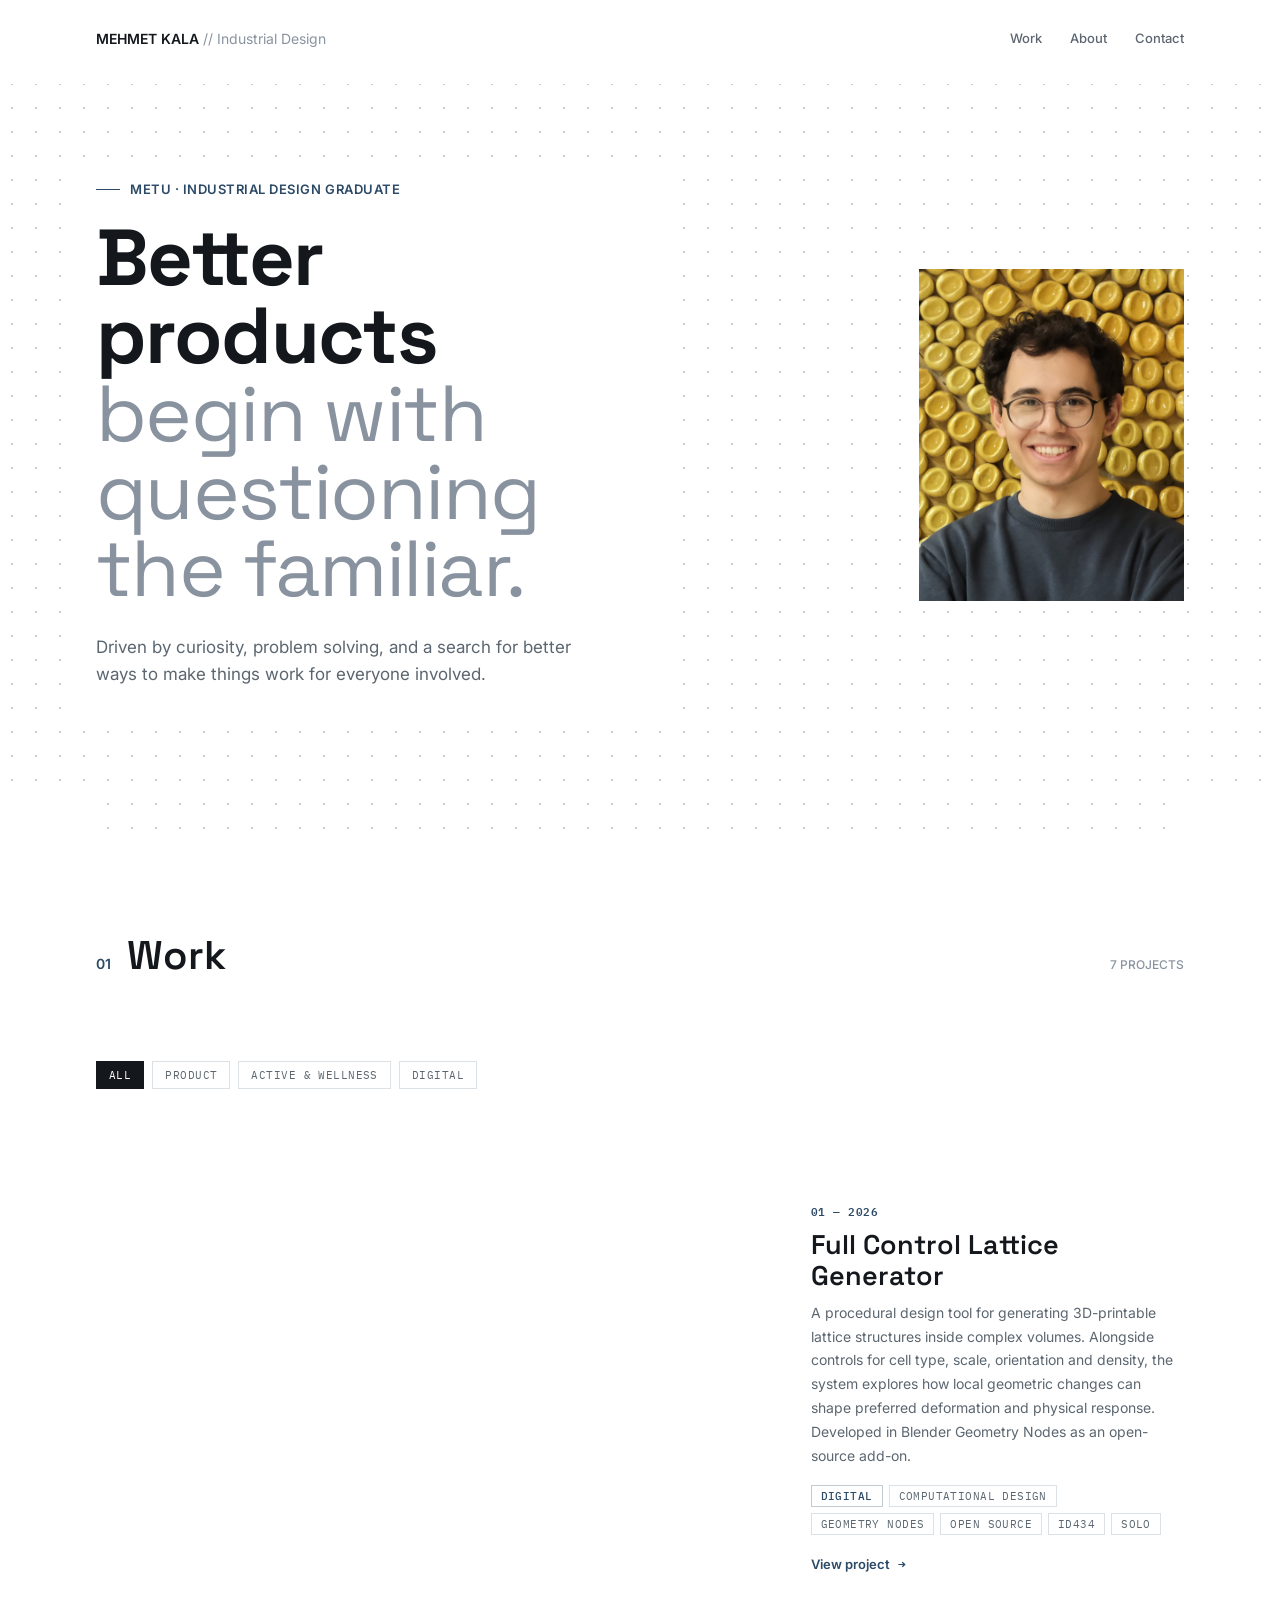
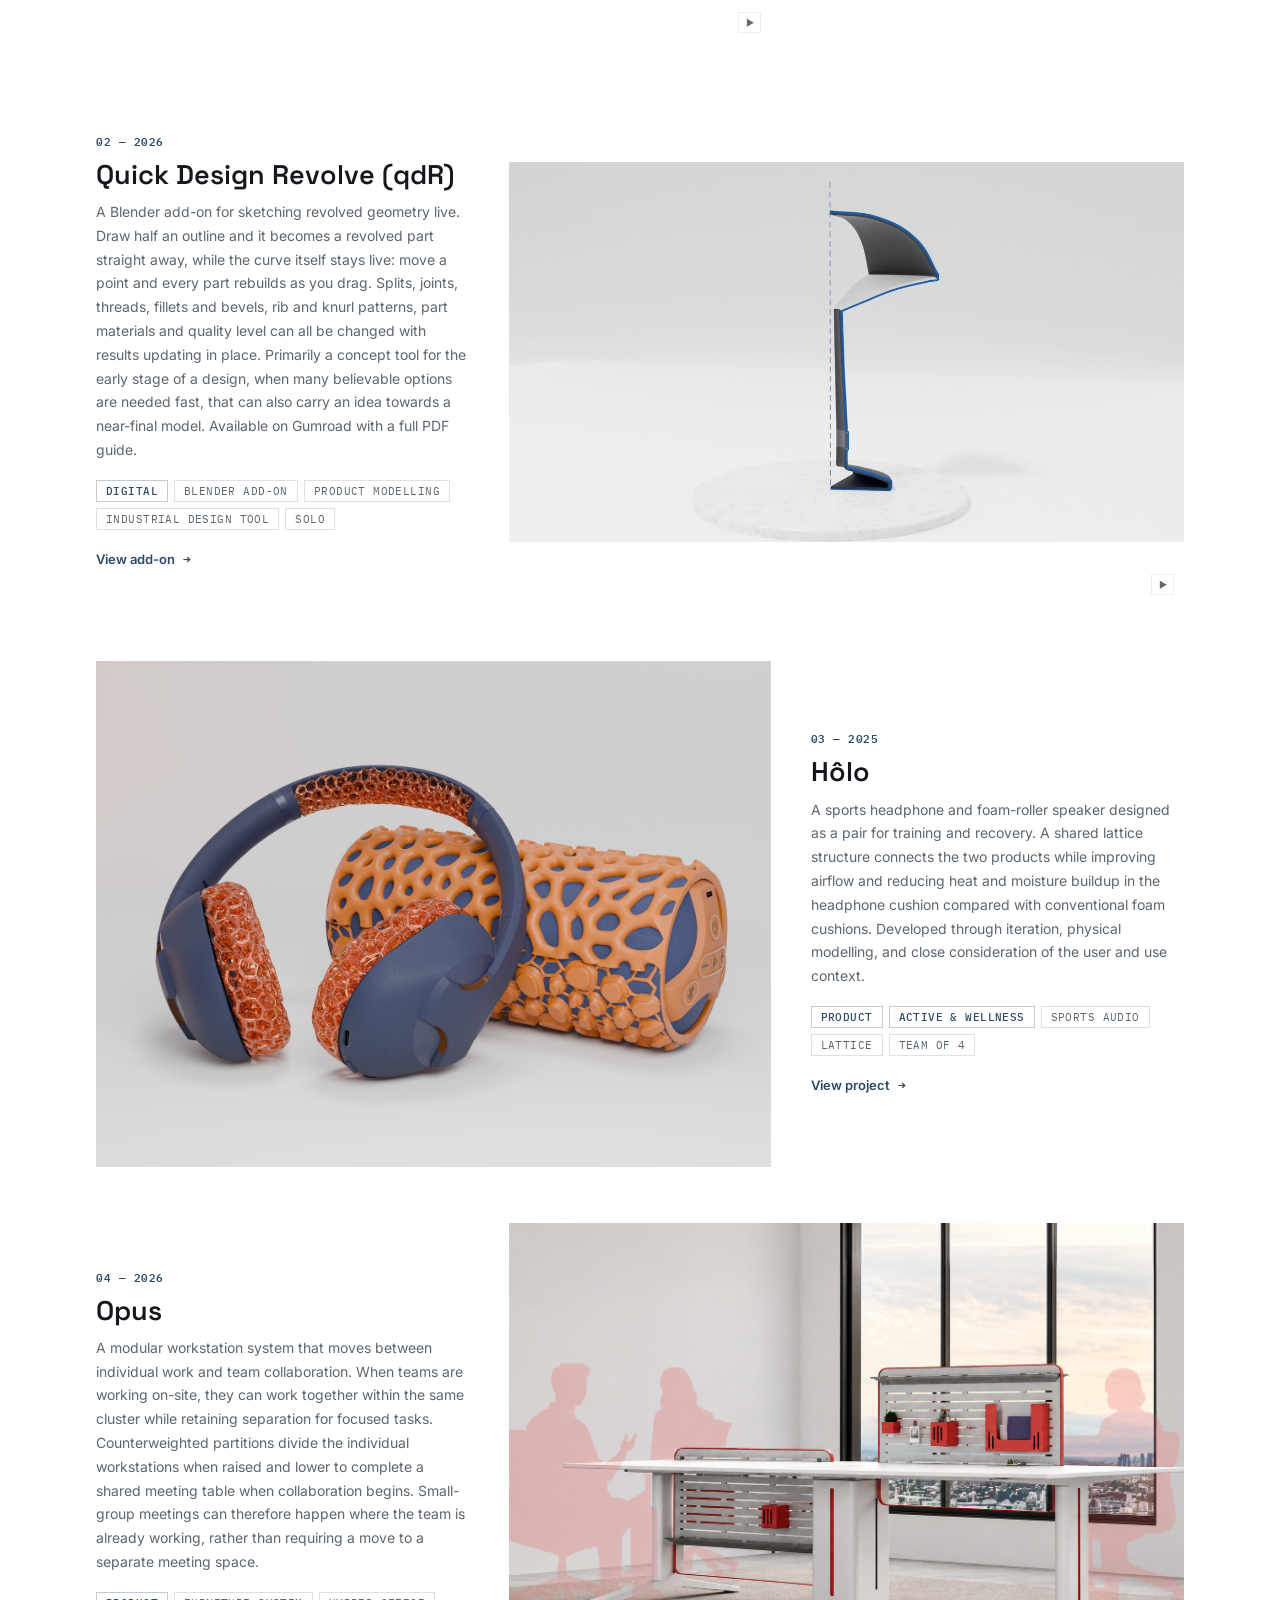
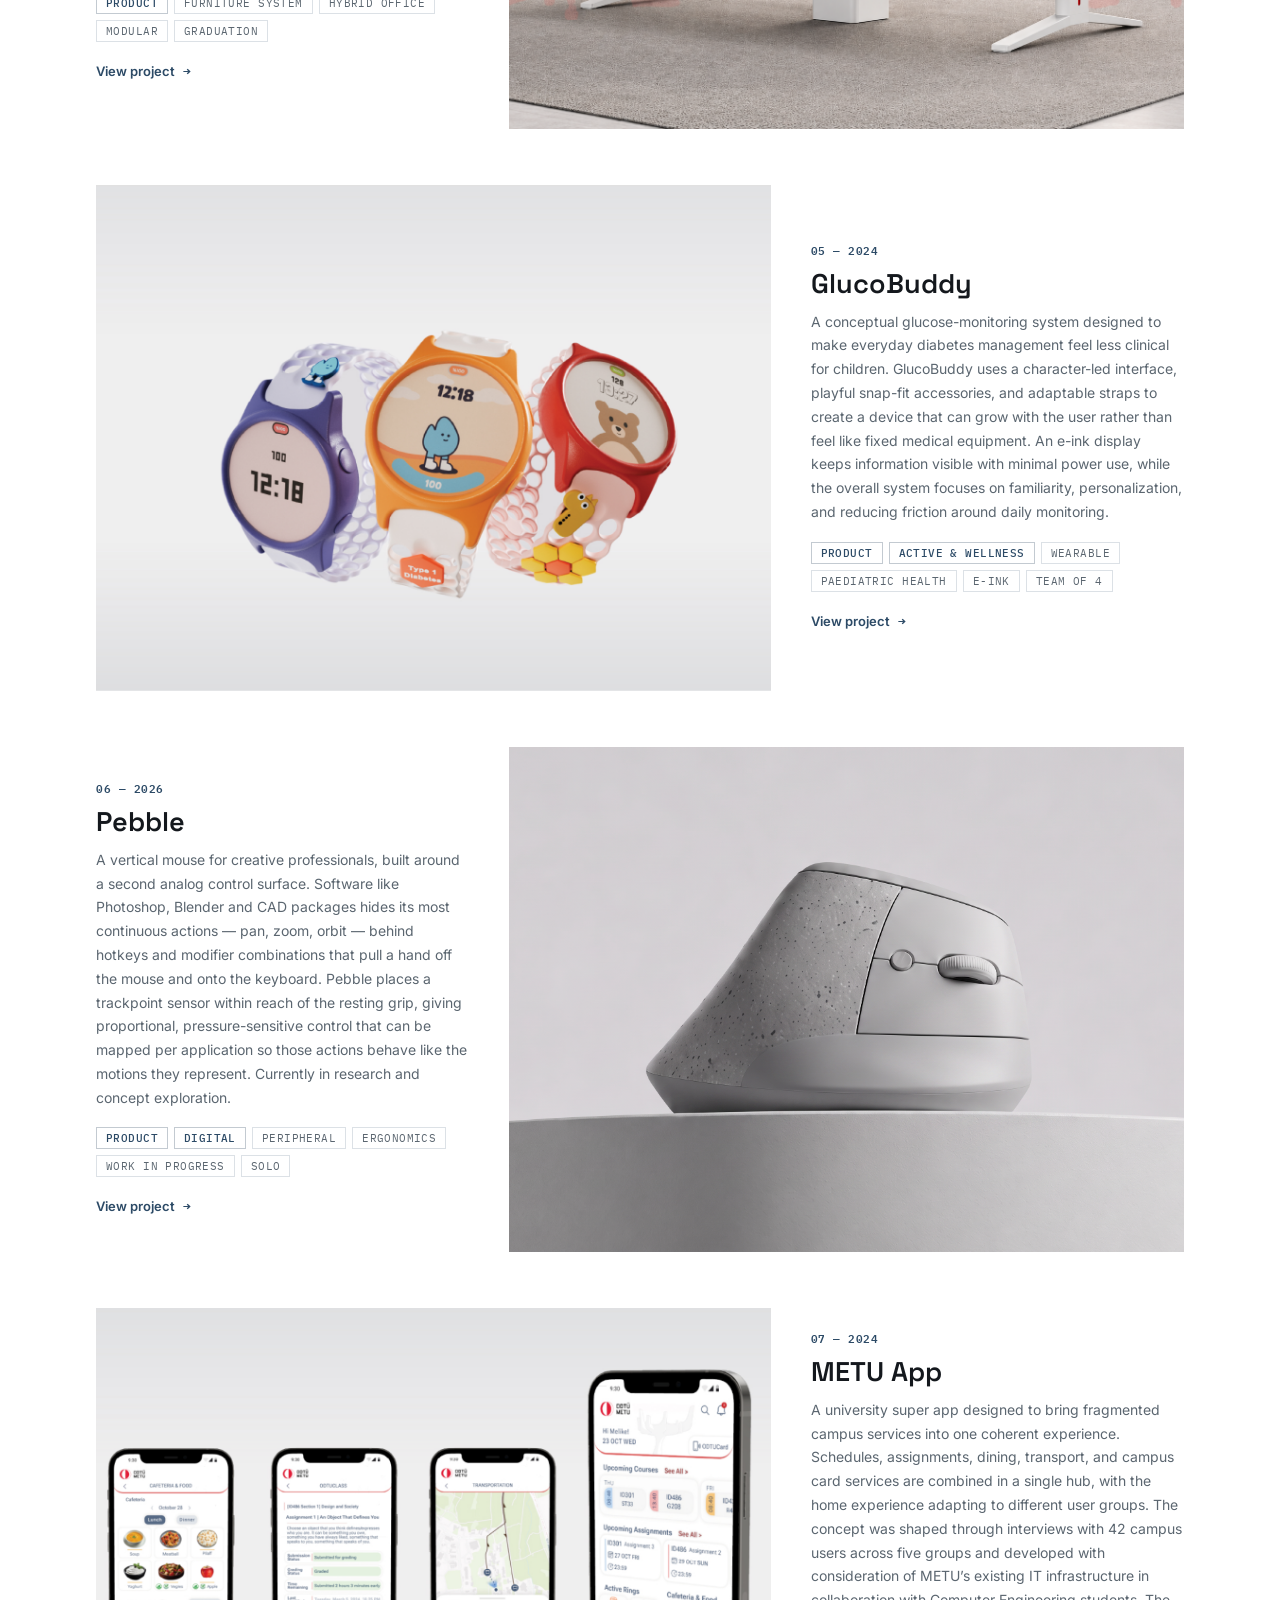
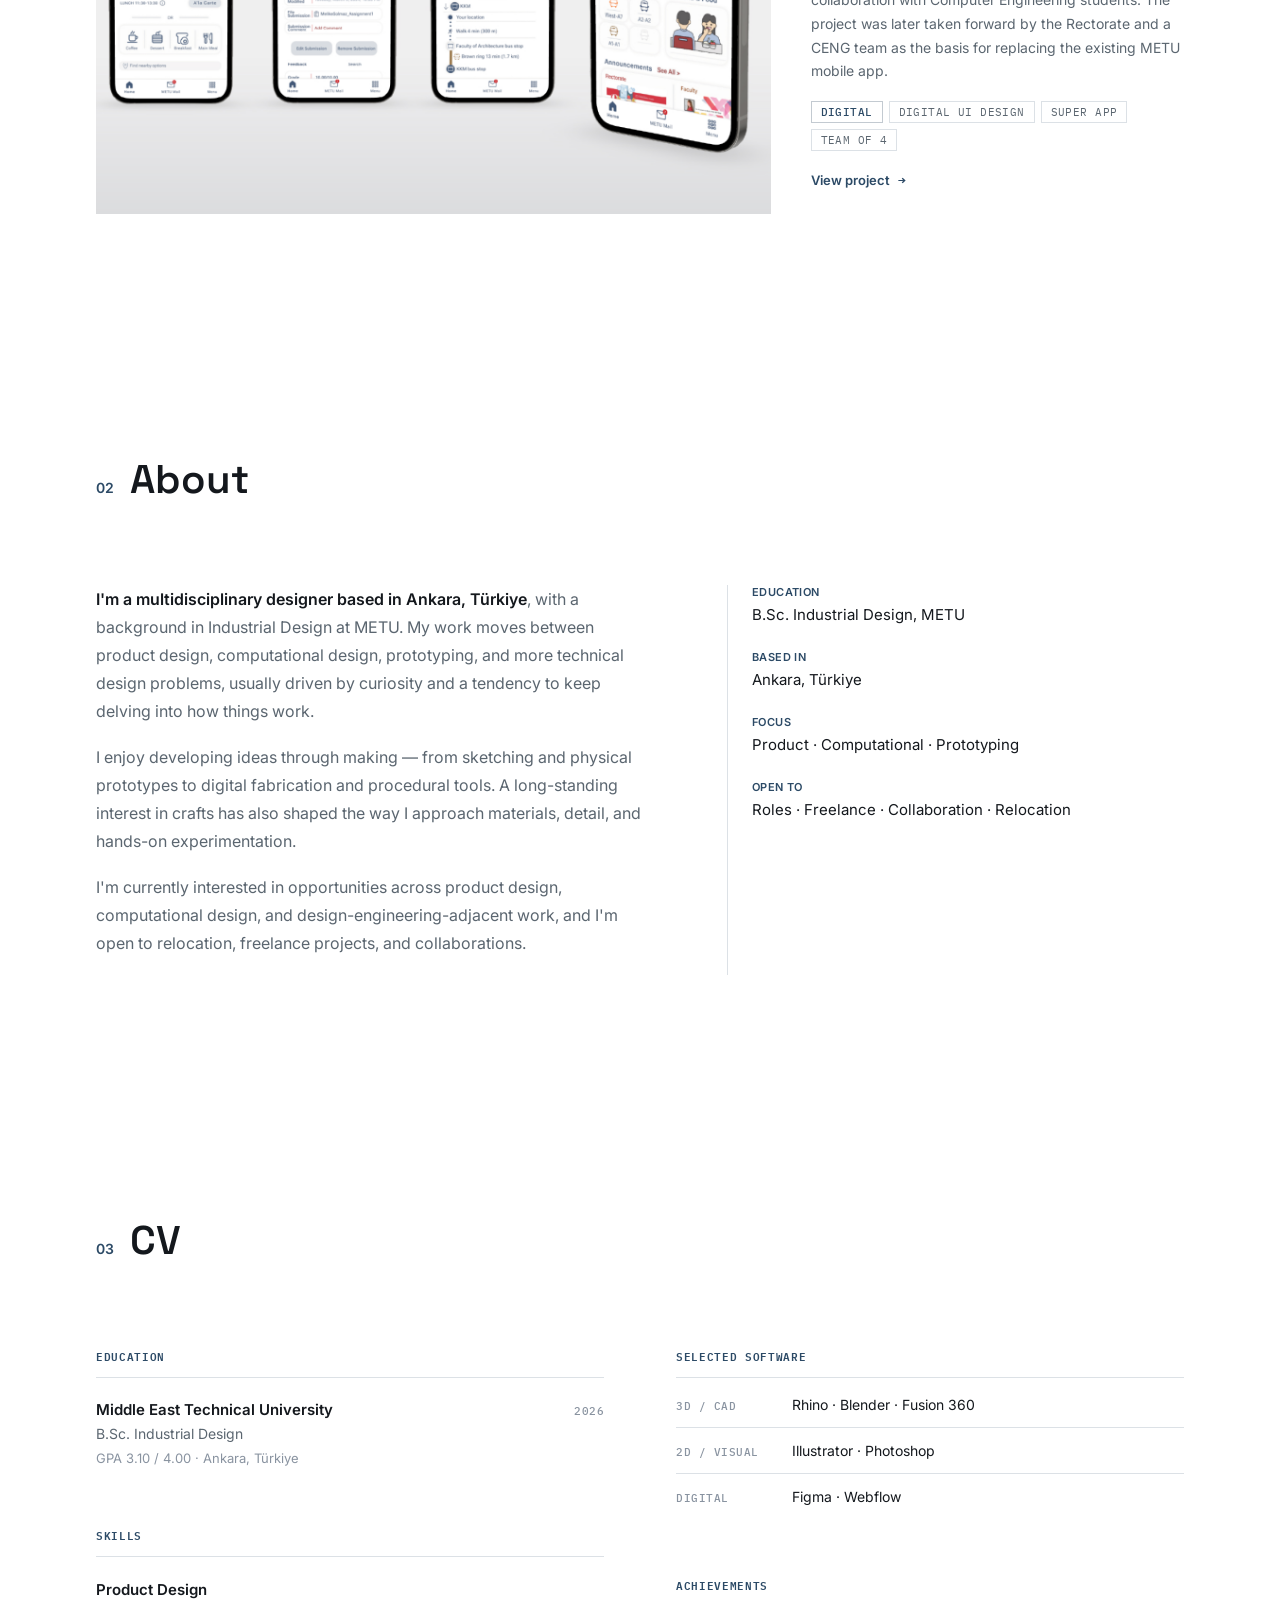
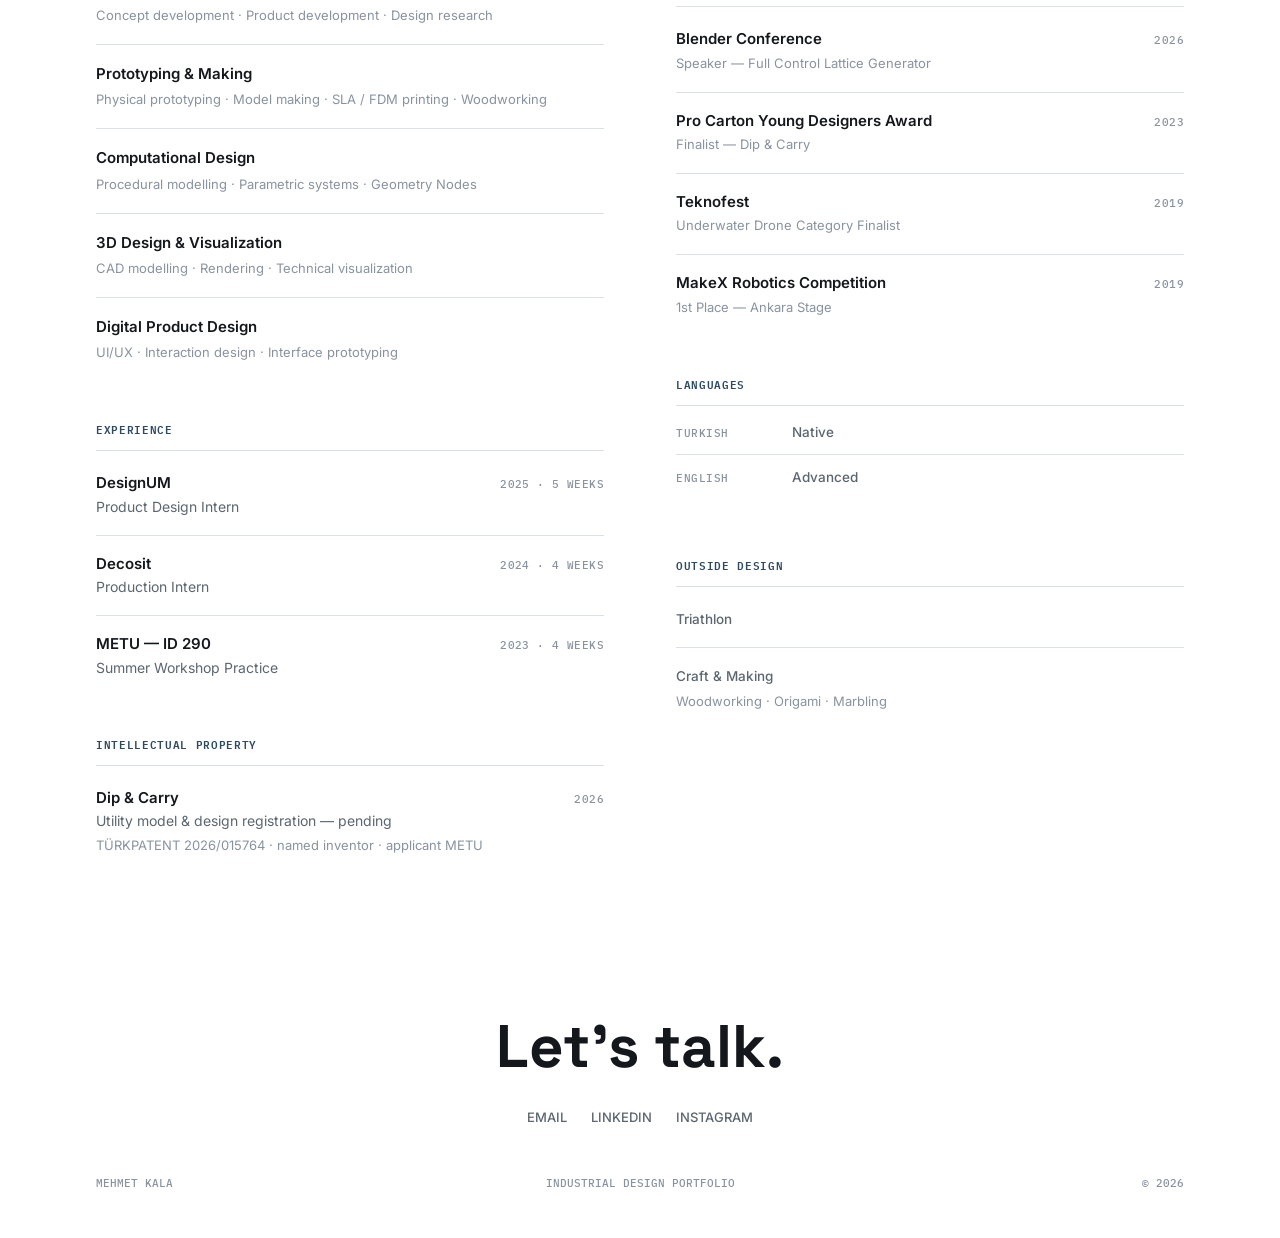
<file: site/index.html>
<!DOCTYPE html>
<html lang="en">
<head>
<meta charset="UTF-8">
<meta name="viewport" content="width=device-width, initial-scale=1.0">
<title>Mehmet Kala — Industrial Design</title>
<link rel="icon" href="/favicon.svg" type="image/svg+xml">
<link rel="icon" href="/favicon-32.png" type="image/png" sizes="32x32">
<meta name="description" content="Industrial design portfolio of Mehmet Kala, METU graduate: product design, computational design and Blender tools.">
<meta property="og:type" content="website">
<meta property="og:title" content="Mehmet Kala — Industrial Design">
<meta property="og:description" content="Industrial design portfolio of Mehmet Kala, METU graduate: product design, computational design and Blender tools.">
<meta property="og:url" content="https://mehmetkala.com/">
<meta property="og:image" content="https://mehmetkala.com/images/og_portfolio.jpg">
<meta property="og:image:width" content="1200">
<meta property="og:image:height" content="630">
<meta property="og:image:alt" content="Mehmet Kala, industrial designer">
<meta name="twitter:card" content="summary_large_image">
<meta name="twitter:title" content="Mehmet Kala — Industrial Design">
<meta name="twitter:description" content="Industrial design portfolio of Mehmet Kala, METU graduate: product design, computational design and Blender tools.">
<meta name="twitter:image" content="https://mehmetkala.com/images/og_portfolio.jpg">
<link rel="preconnect" href="https://fonts.googleapis.com">
<link href="https://fonts.googleapis.com/css2?family=Space+Grotesk:wght@400;500;600;700&family=IBM+Plex+Mono:wght@400;500;600&family=Inter:wght@400;500;600&display=swap" rel="stylesheet">
<link rel="stylesheet" href="css/home.css?v=12">
</head>
<body>

<nav>
  <div class="nav-row">
    <div class="logo">MEHMET KALA <span>// Industrial Design</span></div>
    <div class="nav-links">
      <a href="#work">Work</a>
      <a href="#about">About</a>
      <a href="#contact">Contact</a>
    </div>
  </div>
  <div class="dot-rule"></div>
</nav>

<!-- ================= HERO ================= -->
<header class="hero dot-zone">
  <div class="hero-content">
    <div class="eyebrow">METU · INDUSTRIAL DESIGN GRADUATE</div>
    <h1>Better products<br><span class="thin">begin with questioning the familiar.</span></h1>
    <p class="sub">Driven by curiosity, problem solving, and a search for better ways to make things work for everyone involved.</p>


  </div>

  <div class="photo-frame">
    <img src="images/portrait.jpg" alt="Mehmet Kala">
    <div class="corner tl"></div><div class="corner tr"></div><div class="corner bl"></div><div class="corner br"></div>
  </div>
</header>

<div class="divider-dots dot-zone"></div>

<!-- ================= WORK FLOW ================= -->
<section class="panel" id="work">
  <div class="section-head">
    <div class="row">
      <span class="num">01</span>
      <h2>Work</h2>
      <span class="note">7 PROJECTS</span>
    </div>
    <div class="dot-rule"></div>
  </div>

  <div class="filter-row" id="filters">
    <button class="on" data-tag="all">ALL</button>
    <button data-tag="product">PRODUCT</button>
    <button data-tag="wellness">ACTIVE &amp; WELLNESS</button>
    <button data-tag="digital">DIGITAL</button>
  </div>

  <div class="flow" id="flow">

    <!-- 01 — LATTICE GENERATOR (live) -->
    <article class="project" data-tags="digital">
      <a class="shot video-shot" href="lattice.html" aria-label="View Full Control Lattice Generator project">
        <video class="preview-video" src="images/lattice_generator_hero.mp4" muted loop playsinline preload="metadata"></video>
        <div class="corner tl"></div><div class="corner tr"></div><div class="corner bl"></div><div class="corner br"></div>
      </a>
      <div class="meta">
        <div class="idx mono">01 — 2026</div>
        <h3>Full Control Lattice Generator</h3>
        <p class="line">A procedural design tool for generating 3D-printable lattice structures inside complex volumes. Alongside controls for cell type, scale, orientation and density, the system explores how local geometric changes can shape preferred deformation and physical response. Developed in Blender Geometry Nodes as an open-source add-on.</p>
        <div class="tags"><span class="cat">DIGITAL</span><span>COMPUTATIONAL DESIGN</span><span>GEOMETRY NODES</span><span>OPEN SOURCE</span><span>ID434</span><span>SOLO</span></div>
        <a class="go" href="lattice.html">View project <span class="mono">→</span></a>
      </div>
    </article>

    <!-- 02 — qdR (live) -->
    <article class="project flip" data-tags="digital">
      <a class="shot video-shot" href="qdr.html" aria-label="View Quick Design Revolve add-on">
        <video class="preview-video" src="images/qdr_hero.mp4?v=2" poster="images/qdr_hero_poster.jpg?v=2" muted loop playsinline preload="metadata"></video>
        <div class="corner tl"></div><div class="corner tr"></div><div class="corner bl"></div><div class="corner br"></div>
      </a>
      <div class="meta">
        <div class="idx mono">02 — 2026</div>
        <h3>Quick Design Revolve (qdR)</h3>
        <p class="line">A Blender add-on for sketching revolved geometry live. Draw half an outline and it becomes a revolved part straight away, while the curve itself stays live: move a point and every part rebuilds as you drag. Splits, joints, threads, fillets and bevels, rib and knurl patterns, part materials and quality level can all be changed with results updating in place. Primarily a concept tool for the early stage of a design, when many believable options are needed fast, that can also carry an idea towards a near-final model. Available on Gumroad with a full PDF guide.</p>
        <div class="tags"><span class="cat">DIGITAL</span><span>BLENDER ADD-ON</span><span>PRODUCT MODELLING</span><span>INDUSTRIAL DESIGN TOOL</span><span>SOLO</span></div>
        <a class="go" href="qdr.html">View add-on <span class="mono">→</span></a>
      </div>
    </article>

    <!-- 03 — HÔLO (live) -->
    <article class="project" data-tags="product wellness">
      <a class="shot" href="project-holo.html" aria-label="View Hôlo project">
        <img src="images/holo_hero_render.jpg" alt="Hôlo headphone and speaker duo">
        <div class="corner tl"></div><div class="corner tr"></div><div class="corner bl"></div><div class="corner br"></div>
      </a>
      <div class="meta">
        <div class="idx mono">03 — 2025</div>
        <h3>Hôlo</h3>
        <p class="line">A sports headphone and foam-roller speaker designed as a pair for training and recovery. A shared lattice structure connects the two products while improving airflow and reducing heat and moisture buildup in the headphone cushion compared with conventional foam cushions. Developed through iteration, physical modelling, and close consideration of the user and use context.</p>
        <div class="tags"><span class="cat">PRODUCT</span><span class="cat">ACTIVE &amp; WELLNESS</span><span>SPORTS AUDIO</span><span>LATTICE</span><span>TEAM OF 4</span></div>
        <a class="go" href="project-holo.html">View project <span class="mono">→</span></a>
      </div>
    </article>

    <!-- 04 — OPUS (live) -->
    <article class="project flip" data-tags="product">
      <a class="shot" href="project-opus.html" aria-label="View Opus project">
        <img src="images/opus_hero.png" alt="Opus adaptive hybrid office system">
        <div class="corner tl"></div><div class="corner tr"></div><div class="corner bl"></div><div class="corner br"></div>
      </a>
      <div class="meta">
        <div class="idx mono">04 — 2026</div>
        <h3>Opus</h3>
        <p class="line">A modular workstation system that moves between individual work and team collaboration. When teams are working on-site, they can work together within the same cluster while retaining separation for focused tasks. Counterweighted partitions divide the individual workstations when raised and lower to complete a shared meeting table when collaboration begins. Small-group meetings can therefore happen where the team is already working, rather than requiring a move to a separate meeting space.</p>
        <div class="tags"><span class="cat">PRODUCT</span><span>FURNITURE SYSTEM</span><span>HYBRID OFFICE</span><span>MODULAR</span><span>GRADUATION</span></div>
        <a class="go" href="project-opus.html">View project <span class="mono">→</span></a>
      </div>
    </article>

    <!-- 05 — GLUCOBUDDY (live) -->
    <article class="project" data-tags="wellness product">
      <a class="shot" href="project-glucobuddy.html" aria-label="View GlucoBuddy project">
        <img src="images/gb_hero.jpg" alt="GlucoBuddy needle-free glucose monitor">
        <div class="corner tl"></div><div class="corner tr"></div><div class="corner bl"></div><div class="corner br"></div>
      </a>
      <div class="meta">
        <div class="idx mono">05 — 2024</div>
        <h3>GlucoBuddy</h3>
        <p class="line">A conceptual glucose-monitoring system designed to make everyday diabetes management feel less clinical for children. GlucoBuddy uses a character-led interface, playful snap-fit accessories, and adaptable straps to create a device that can grow with the user rather than feel like fixed medical equipment. An e-ink display keeps information visible with minimal power use, while the overall system focuses on familiarity, personalization, and reducing friction around daily monitoring.</p>
        <div class="tags"><span class="cat">PRODUCT</span><span class="cat">ACTIVE &amp; WELLNESS</span><span>WEARABLE</span><span>PAEDIATRIC HEALTH</span><span>E-INK</span><span>TEAM OF 4</span></div>
        <a class="go" href="project-glucobuddy.html">View project <span class="mono">→</span></a>
      </div>
    </article>

    <!-- 06 — PEBBLE (live, work in progress) -->
    <article class="project flip" data-tags="product digital">
      <a class="shot" href="project-pebble.html" aria-label="View Pebble project">
        <img src="images/pebble_hero.png" alt="Pebble vertical mouse for creative professionals">
        <div class="corner tl"></div><div class="corner tr"></div><div class="corner bl"></div><div class="corner br"></div>
      </a>
      <div class="meta">
        <div class="idx mono">06 — 2026</div>
        <h3>Pebble</h3>
        <p class="line">A vertical mouse for creative professionals, built around a second
          analog control surface. Software like Photoshop, Blender and CAD packages hides
          its most continuous actions — pan, zoom, orbit — behind hotkeys and modifier
          combinations that pull a hand off the mouse and onto the keyboard. Pebble places
          a trackpoint sensor within reach of the resting grip, giving proportional,
          pressure-sensitive control that can be mapped per application so those actions
          behave like the motions they represent. Currently in research and concept
          exploration.</p>
        <div class="tags"><span class="cat">PRODUCT</span><span class="cat">DIGITAL</span><span>PERIPHERAL</span><span>ERGONOMICS</span><span>WORK IN PROGRESS</span><span>SOLO</span></div>
        <a class="go" href="project-pebble.html">View project <span class="mono">→</span></a>
      </div>
    </article>

    <!-- 07 — METU APP (live) -->
    <article class="project" data-tags="digital">
      <a class="shot" href="project-metu-app.html" aria-label="View METU App project">
        <img src="images/app_hero.jpg" alt="METU App, hero screens">
        <div class="corner tl"></div><div class="corner tr"></div><div class="corner bl"></div><div class="corner br"></div>
      </a>
      <div class="meta">
        <div class="idx mono">07 — 2024</div>
        <h3>METU App</h3>
        <p class="line">A university super app designed to bring fragmented campus services into one coherent experience. Schedules, assignments, dining, transport, and campus card services are combined in a single hub, with the home experience adapting to different user groups. The concept was shaped through interviews with 42 campus users across five groups and developed with consideration of METU’s existing IT infrastructure in collaboration with Computer Engineering students. The project was later taken forward by the Rectorate and a CENG team as the basis for replacing the existing METU mobile app.</p>
        <div class="tags"><span class="cat">DIGITAL</span><span>DIGITAL UI DESIGN</span><span>SUPER APP</span><span>TEAM OF 4</span></div>
        <a class="go" href="project-metu-app.html">View project <span class="mono">→</span></a>
      </div>
    </article>

  </div>
</section>

<div class="divider-dots dot-zone"></div>

<!-- ================= ABOUT ================= -->
<section class="panel" id="about">
  <div class="section-head">
    <div class="row">
      <span class="num">02</span>
      <h2>About</h2>
    </div>
    <div class="dot-rule"></div>
  </div>
  <div class="about-grid">
    <div>
      <p><b>I'm a multidisciplinary designer based in Ankara, Türkiye</b>, with a background
        in Industrial Design at METU. My work moves between product design, computational
        design, prototyping, and more technical design problems, usually driven by curiosity
        and a tendency to keep delving into how things work.</p>
      <p>I enjoy developing ideas through making — from sketching and physical prototypes to
        digital fabrication and procedural tools. A long-standing interest in crafts has also
        shaped the way I approach materials, detail, and hands-on experimentation.</p>
      <p>I'm currently interested in opportunities across product design, computational
        design, and design-engineering-adjacent work, and I'm open to relocation, freelance
        projects, and collaborations.</p>
    </div>
    <div class="facts">
      <div class="fact"><div class="k">EDUCATION</div><div class="v">B.Sc. Industrial Design, METU</div></div>
      <div class="fact"><div class="k">BASED IN</div><div class="v">Ankara, Türkiye</div></div>
      <div class="fact"><div class="k">FOCUS</div><div class="v">Product · Computational · Prototyping</div></div>
      <div class="fact"><div class="k">OPEN TO</div><div class="v">Roles · Freelance · Collaboration · Relocation</div></div>
    </div>
  </div>
</section>

<div class="divider-dots dot-zone"></div>

<!-- ================= CV ================= -->
<section class="panel" id="cv">
  <div class="section-head">
    <div class="row">
      <span class="num">03</span>
      <h2>CV</h2>
    </div>
    <div class="dot-rule"></div>
  </div>

  <div class="cv-grid">

    <div class="cv-block">
      <div class="cv-label mono">EDUCATION</div>
      <div class="cv-item">
        <div class="cv-item-head">
          <div class="cv-org">Middle East Technical University</div>
          <div class="cv-when mono">2026</div>
        </div>
        <div class="cv-role">B.Sc. Industrial Design</div>
        <div class="cv-meta">GPA 3.10 / 4.00 · Ankara, Türkiye</div>
      </div>
    </div>

    <div class="cv-block">
      <div class="cv-label mono">SKILLS</div>
      <div class="cv-item">
        <div class="cv-role">Product Design</div>
        <div class="cv-meta">Concept development · Product development · Design research</div>
      </div>
      <div class="cv-item">
        <div class="cv-role">Prototyping &amp; Making</div>
        <div class="cv-meta">Physical prototyping · Model making · SLA / FDM printing · Woodworking</div>
      </div>
      <div class="cv-item">
        <div class="cv-role">Computational Design</div>
        <div class="cv-meta">Procedural modelling · Parametric systems · Geometry Nodes</div>
      </div>
      <div class="cv-item">
        <div class="cv-role">3D Design &amp; Visualization</div>
        <div class="cv-meta">CAD modelling · Rendering · Technical visualization</div>
      </div>
      <div class="cv-item">
        <div class="cv-role">Digital Product Design</div>
        <div class="cv-meta">UI/UX · Interaction design · Interface prototyping</div>
      </div>
    </div>

    <div class="cv-block">
      <div class="cv-label mono">EXPERIENCE</div>
      <div class="cv-item">
        <div class="cv-item-head">
          <div class="cv-org">DesignUM</div>
          <div class="cv-when mono">2025 · 5 WEEKS</div>
        </div>
        <div class="cv-role">Product Design Intern</div>
      </div>
      <div class="cv-item">
        <div class="cv-item-head">
          <div class="cv-org">Decosit</div>
          <div class="cv-when mono">2024 · 4 WEEKS</div>
        </div>
        <div class="cv-role">Production Intern</div>
      </div>
      <div class="cv-item">
        <div class="cv-item-head">
          <div class="cv-org">METU — ID 290</div>
          <div class="cv-when mono">2023 · 4 WEEKS</div>
        </div>
        <div class="cv-role">Summer Workshop Practice</div>
      </div>
    </div>

    <div class="cv-block">
      <div class="cv-label mono">INTELLECTUAL PROPERTY</div>
      <div class="cv-item">
        <div class="cv-item-head">
          <div class="cv-org">Dip &amp; Carry</div>
          <div class="cv-when mono">2026</div>
        </div>
        <div class="cv-role">Utility model &amp; design registration — pending</div>
        <div class="cv-meta">TÜRKPATENT 2026/015764 · named inventor · applicant METU</div>
      </div>
    </div>

    <div class="cv-block">
      <div class="cv-label mono">SELECTED SOFTWARE</div>
      <div class="cv-soft-row">
        <div class="cv-soft-k mono">3D / CAD</div>
        <div class="cv-soft-v">Rhino · Blender · Fusion 360</div>
      </div>
      <div class="cv-soft-row">
        <div class="cv-soft-k mono">2D / VISUAL</div>
        <div class="cv-soft-v">Illustrator · Photoshop</div>
      </div>
      <div class="cv-soft-row">
        <div class="cv-soft-k mono">DIGITAL</div>
        <div class="cv-soft-v">Figma · Webflow</div>
      </div>
    </div>

    <div class="cv-block">
      <div class="cv-label mono">ACHIEVEMENTS</div>
      <div class="cv-item">
        <div class="cv-item-head">
          <div class="cv-org">Blender Conference</div>
          <div class="cv-when mono">2026</div>
        </div>
        <div class="cv-meta">Speaker — Full Control Lattice Generator</div>
      </div>
      <div class="cv-item">
        <div class="cv-item-head">
          <div class="cv-org">Pro Carton Young Designers Award</div>
          <div class="cv-when mono">2023</div>
        </div>
        <div class="cv-meta">Finalist — Dip &amp; Carry</div>
      </div>
      <div class="cv-item">
        <div class="cv-item-head">
          <div class="cv-org">Teknofest</div>
          <div class="cv-when mono">2019</div>
        </div>
        <div class="cv-meta">Underwater Drone Category Finalist</div>
      </div>
      <div class="cv-item">
        <div class="cv-item-head">
          <div class="cv-org">MakeX Robotics Competition</div>
          <div class="cv-when mono">2019</div>
        </div>
        <div class="cv-meta">1st Place — Ankara Stage</div>
      </div>
    </div>

    <div class="cv-block cv-block--minor">
      <div class="cv-label mono">LANGUAGES</div>
      <div class="cv-soft-row">
        <div class="cv-soft-k mono">TURKISH</div>
        <div class="cv-soft-v">Native</div>
      </div>
      <div class="cv-soft-row">
        <div class="cv-soft-k mono">ENGLISH</div>
        <div class="cv-soft-v">Advanced</div>
      </div>
    </div>

    <div class="cv-block cv-block--minor">
      <div class="cv-label mono">OUTSIDE DESIGN</div>
      <div class="cv-item">
        <div class="cv-role">Triathlon</div>
      </div>
      <div class="cv-item">
        <div class="cv-role">Craft &amp; Making</div>
        <div class="cv-meta">Woodworking · Origami · Marbling</div>
      </div>
    </div>

  </div>
</section>

<div class="dot-rule"></div>

<footer id="contact">
  <h2>Let's talk.</h2>
  <div class="contact-links">
    <a href="mailto:mehmet0kala@gmail.com">EMAIL</a>
    <a href="https://www.linkedin.com/in/mehmet-kala-a44417236/" target="_blank" rel="noopener">LINKEDIN</a>
    <a href="https://www.instagram.com/mehmett_kala/" target="_blank" rel="noopener">INSTAGRAM</a>
  </div>
  <div class="footer-meta mono">
    <span>MEHMET KALA</span>
    <span>INDUSTRIAL DESIGN PORTFOLIO</span>
    <span>© 2026</span>
  </div>
</footer>

<script>
  (function(){
    var filters = document.getElementById('filters');
    var items = Array.prototype.slice.call(document.querySelectorAll('#flow .project'));
    if(!filters) return;

    filters.addEventListener('click', function(e){
      var btn = e.target.closest('button');
      if(!btn) return;
      filters.querySelectorAll('button').forEach(function(b){ b.classList.remove('on'); });
      btn.classList.add('on');
      var tag = btn.dataset.tag;
      var shown = 0;
      items.forEach(function(item){
        var show = tag === 'all' || (item.dataset.tags || '').split(' ').indexOf(tag) > -1;
        item.style.display = show ? '' : 'none';
        if(show){ item.classList.toggle('flip', shown % 2 === 1); shown++; }
      });
    });
  })();

  (function(){
    // lattice preview: play only while hovered, otherwise rest on the frame
    // just before the last one instead of snapping back to the first frame.
    function restFrame(v){
      if(v.duration && isFinite(v.duration)){
        try{ v.currentTime = Math.max(0, v.duration - 0.05); }catch(e){}
      }
    }
    document.querySelectorAll('.shot.video-shot').forEach(function(shot){
      var video = shot.querySelector('video');
      if(!video) return;
      video.addEventListener('loadedmetadata', function(){ restFrame(video); });
      shot.addEventListener('mouseenter', function(){
        video.currentTime = 0;
        video.play();
      });
      shot.addEventListener('mouseleave', function(){
        video.pause();
        restFrame(video);
      });
    });
  })();
</script>

</body>
</html>
</file>
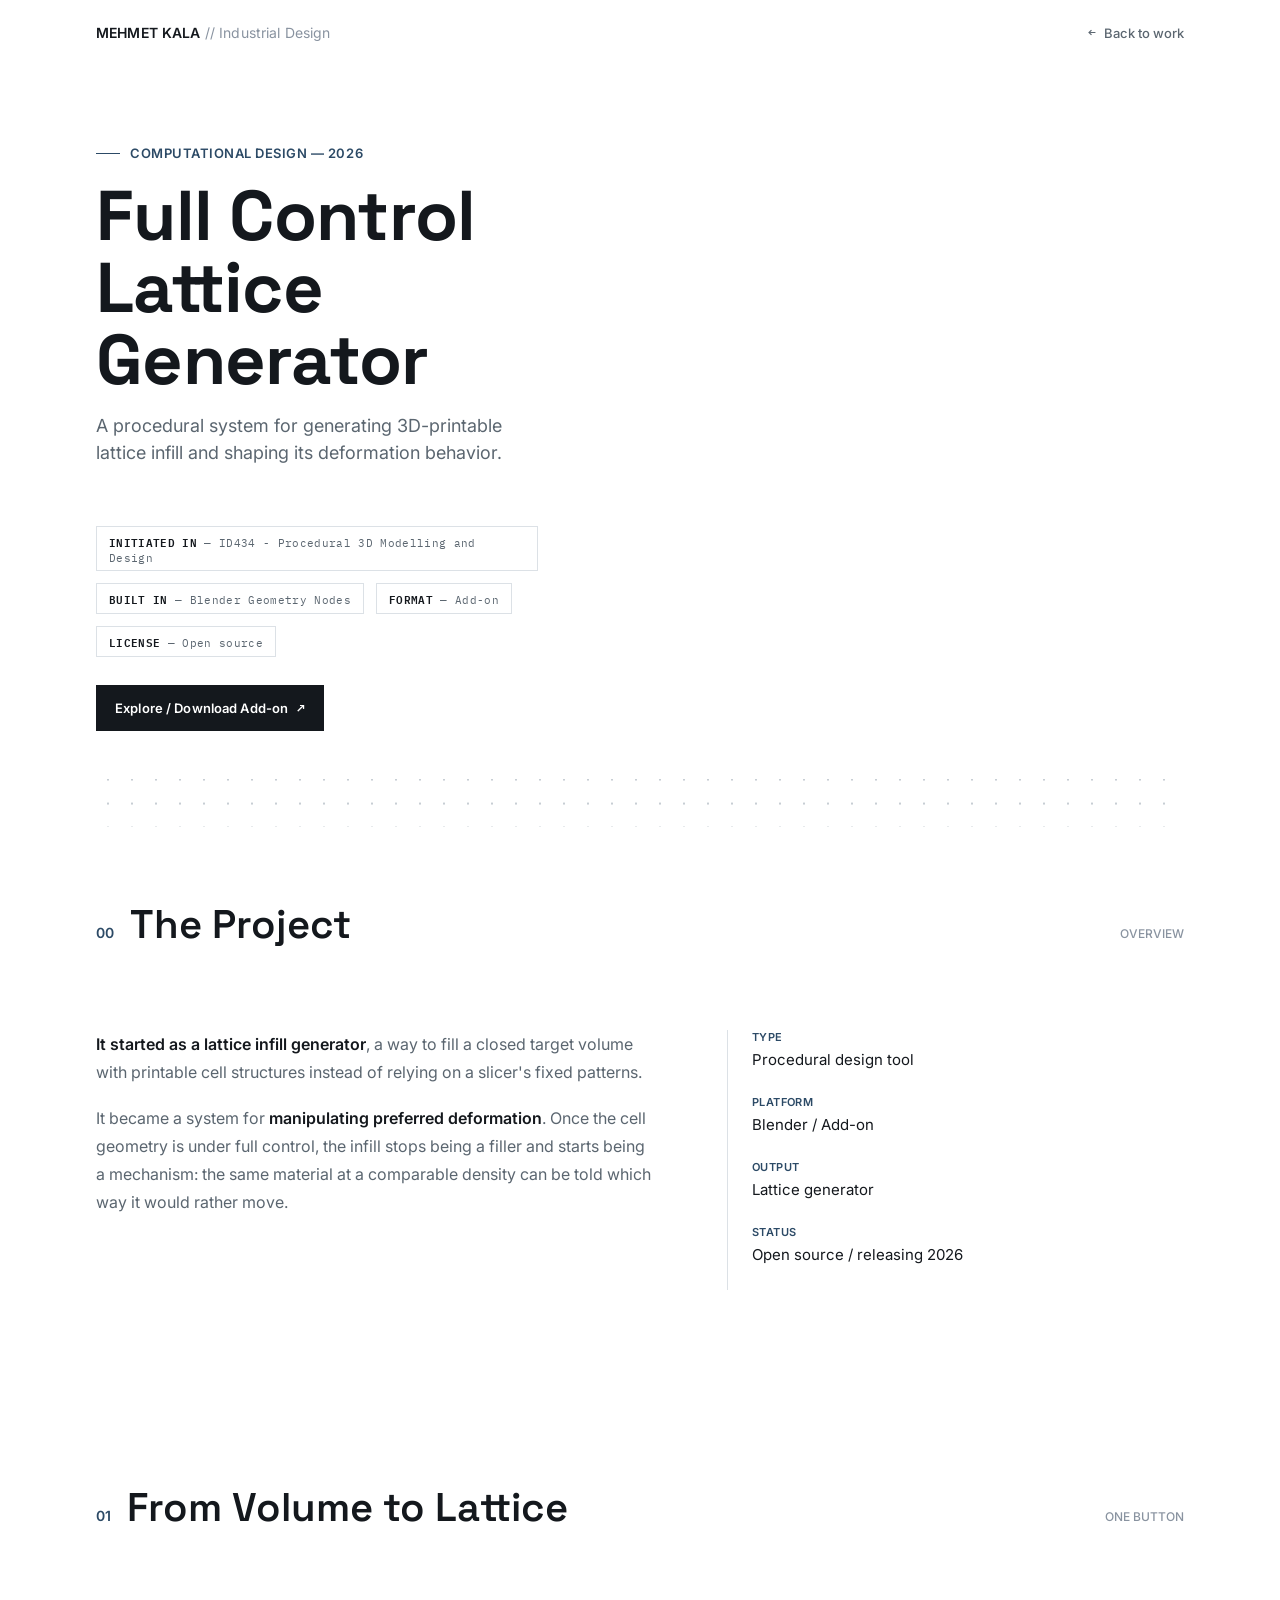
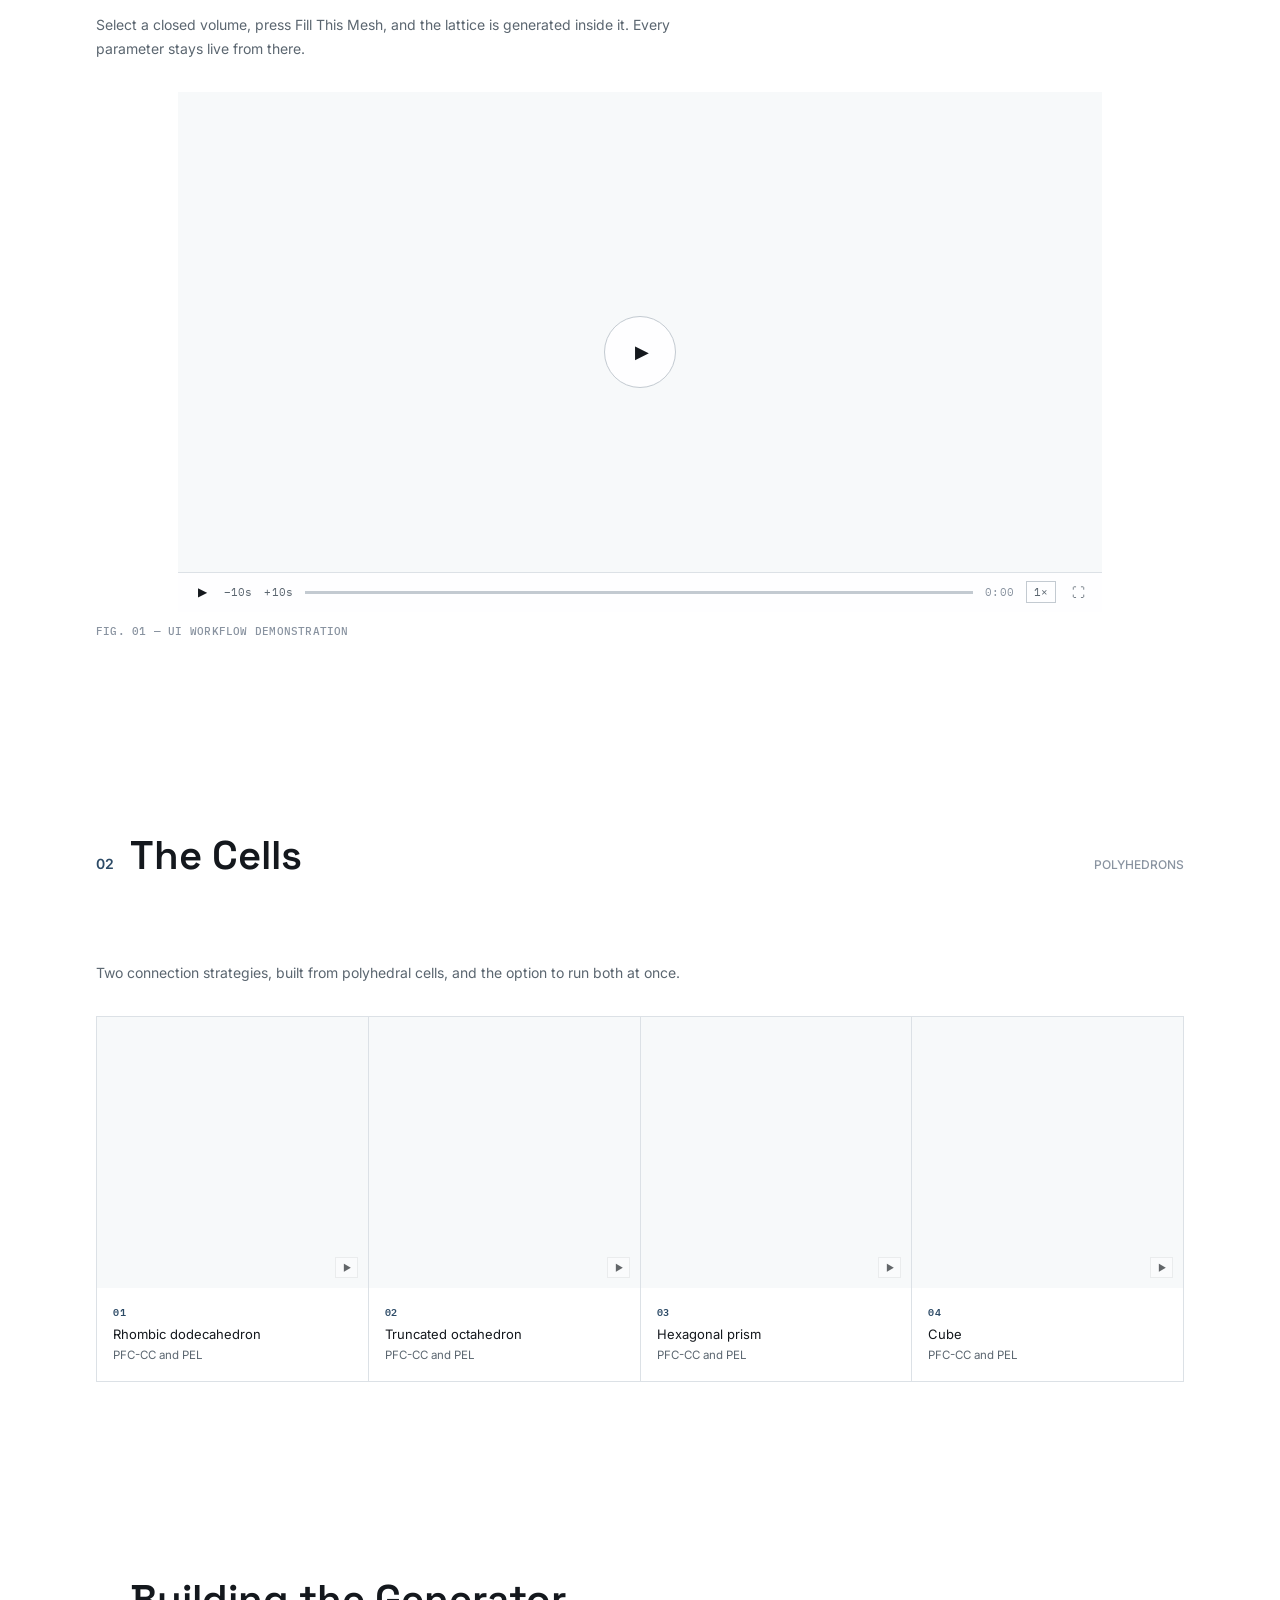
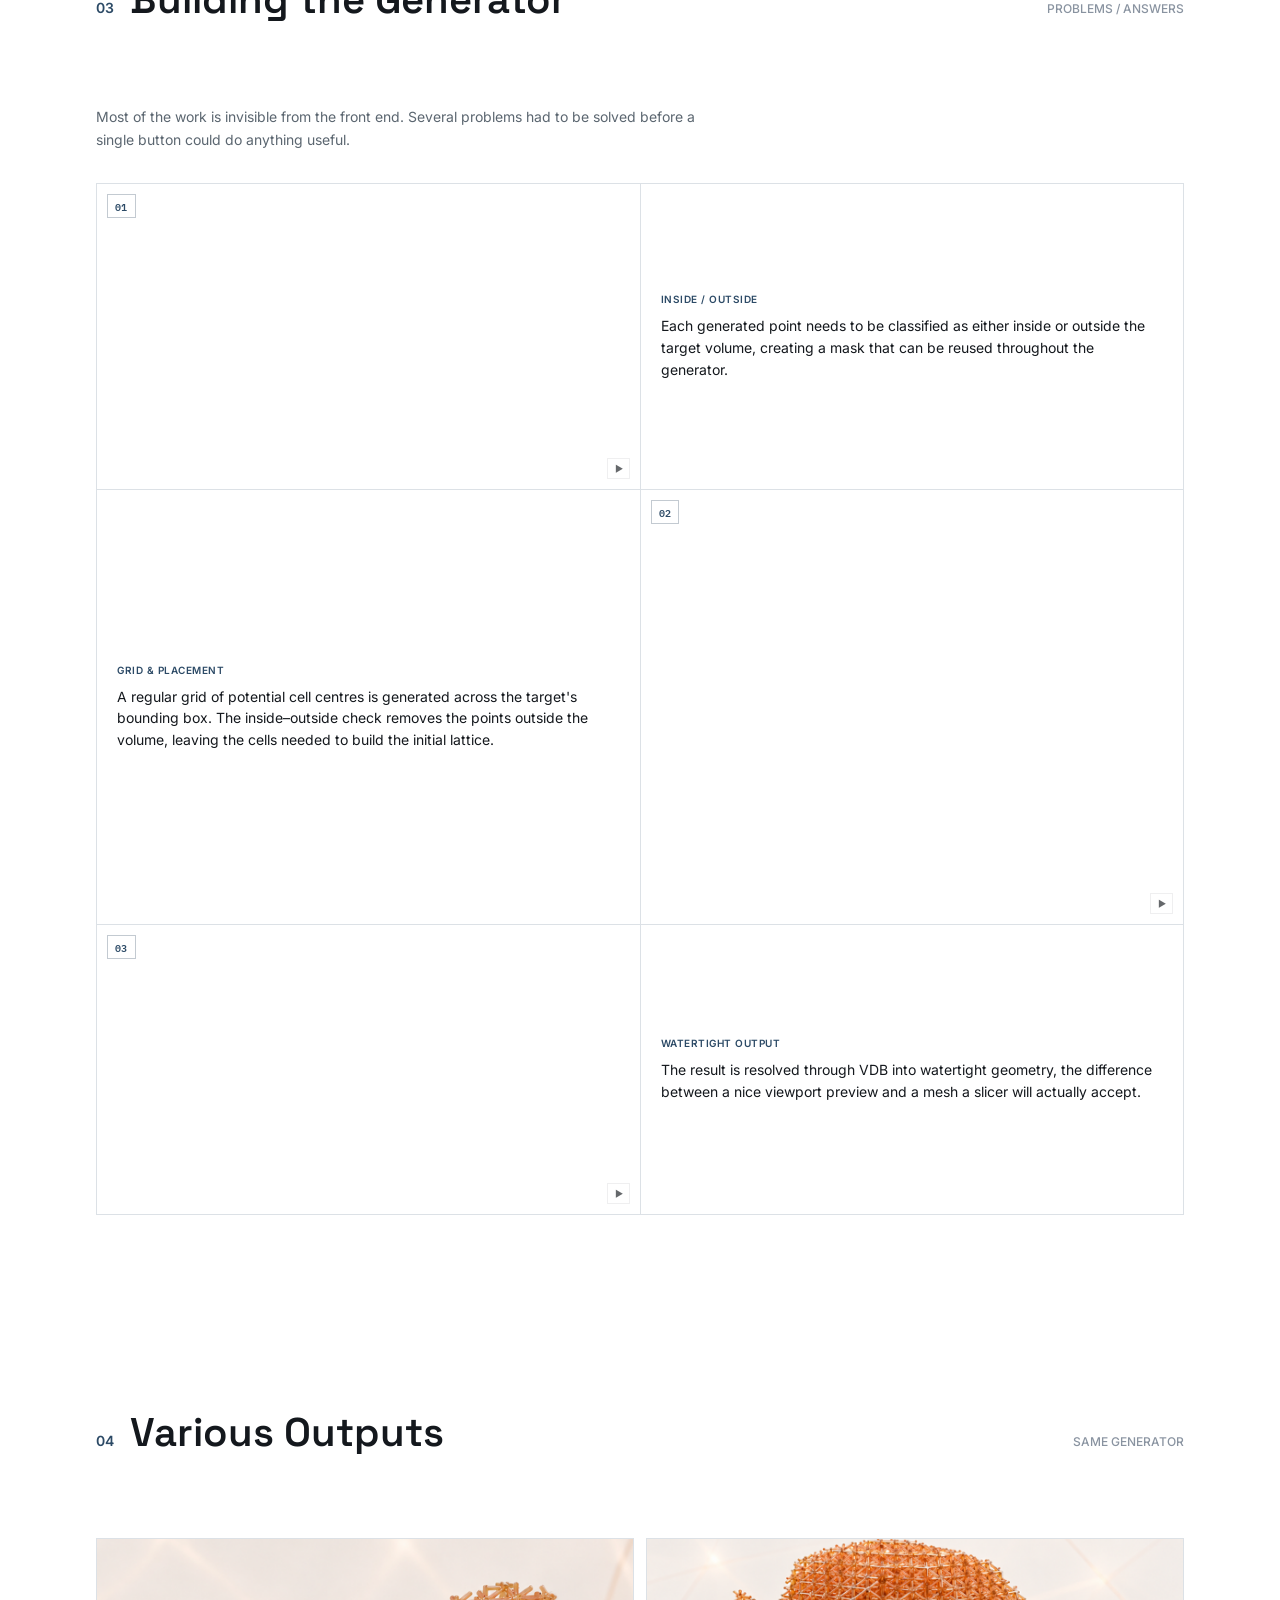
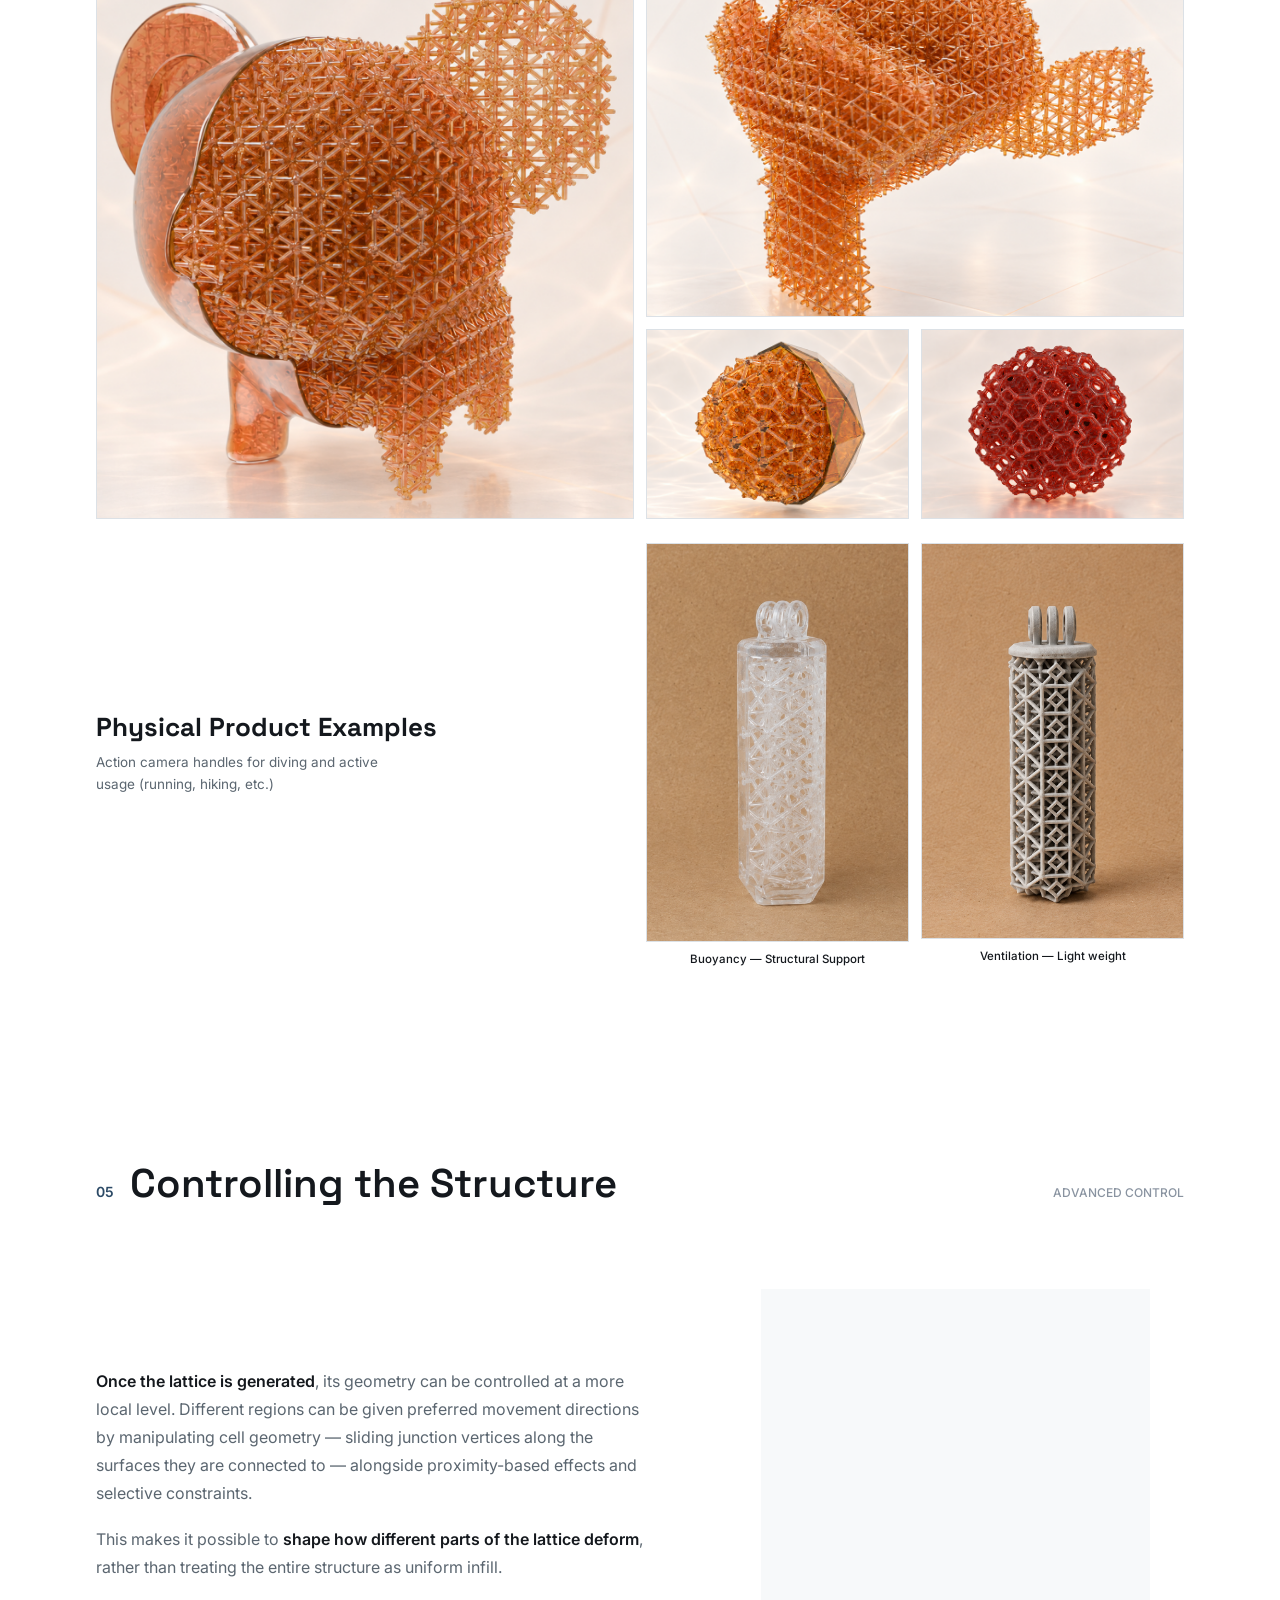
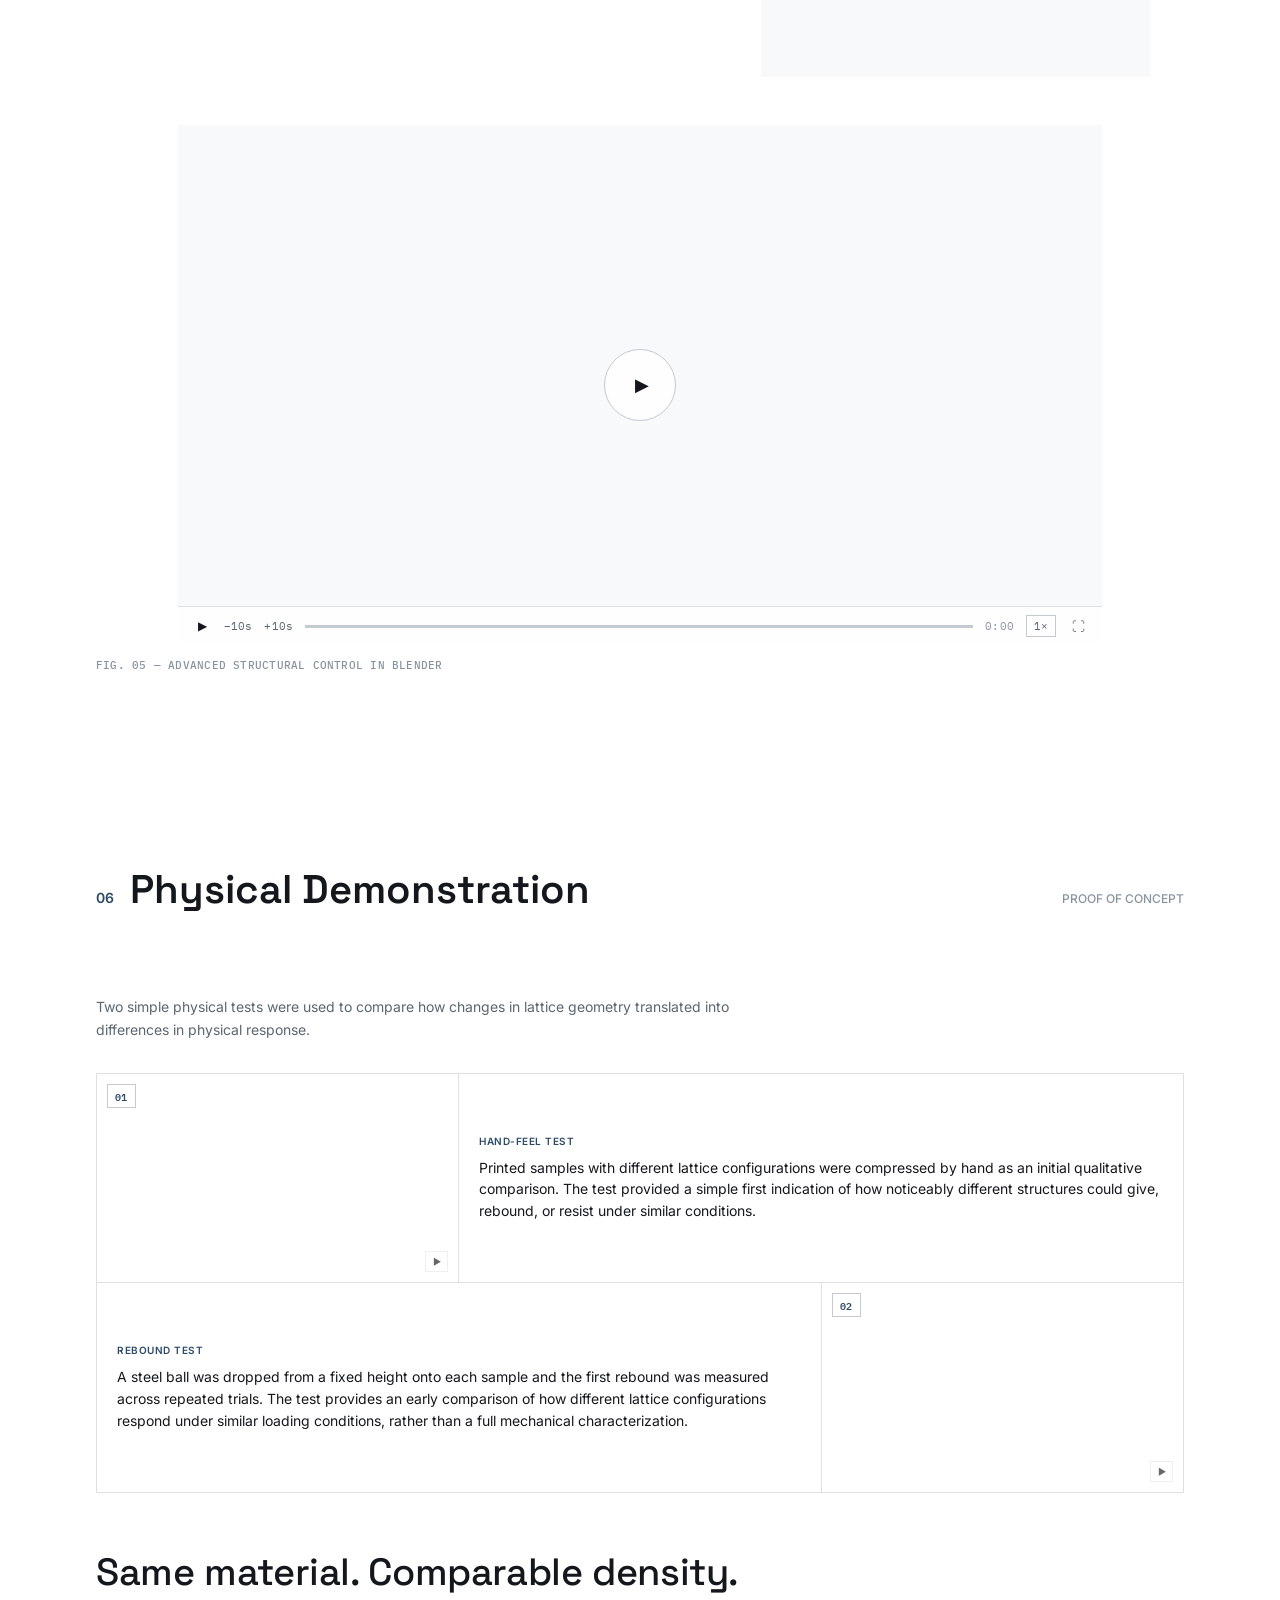
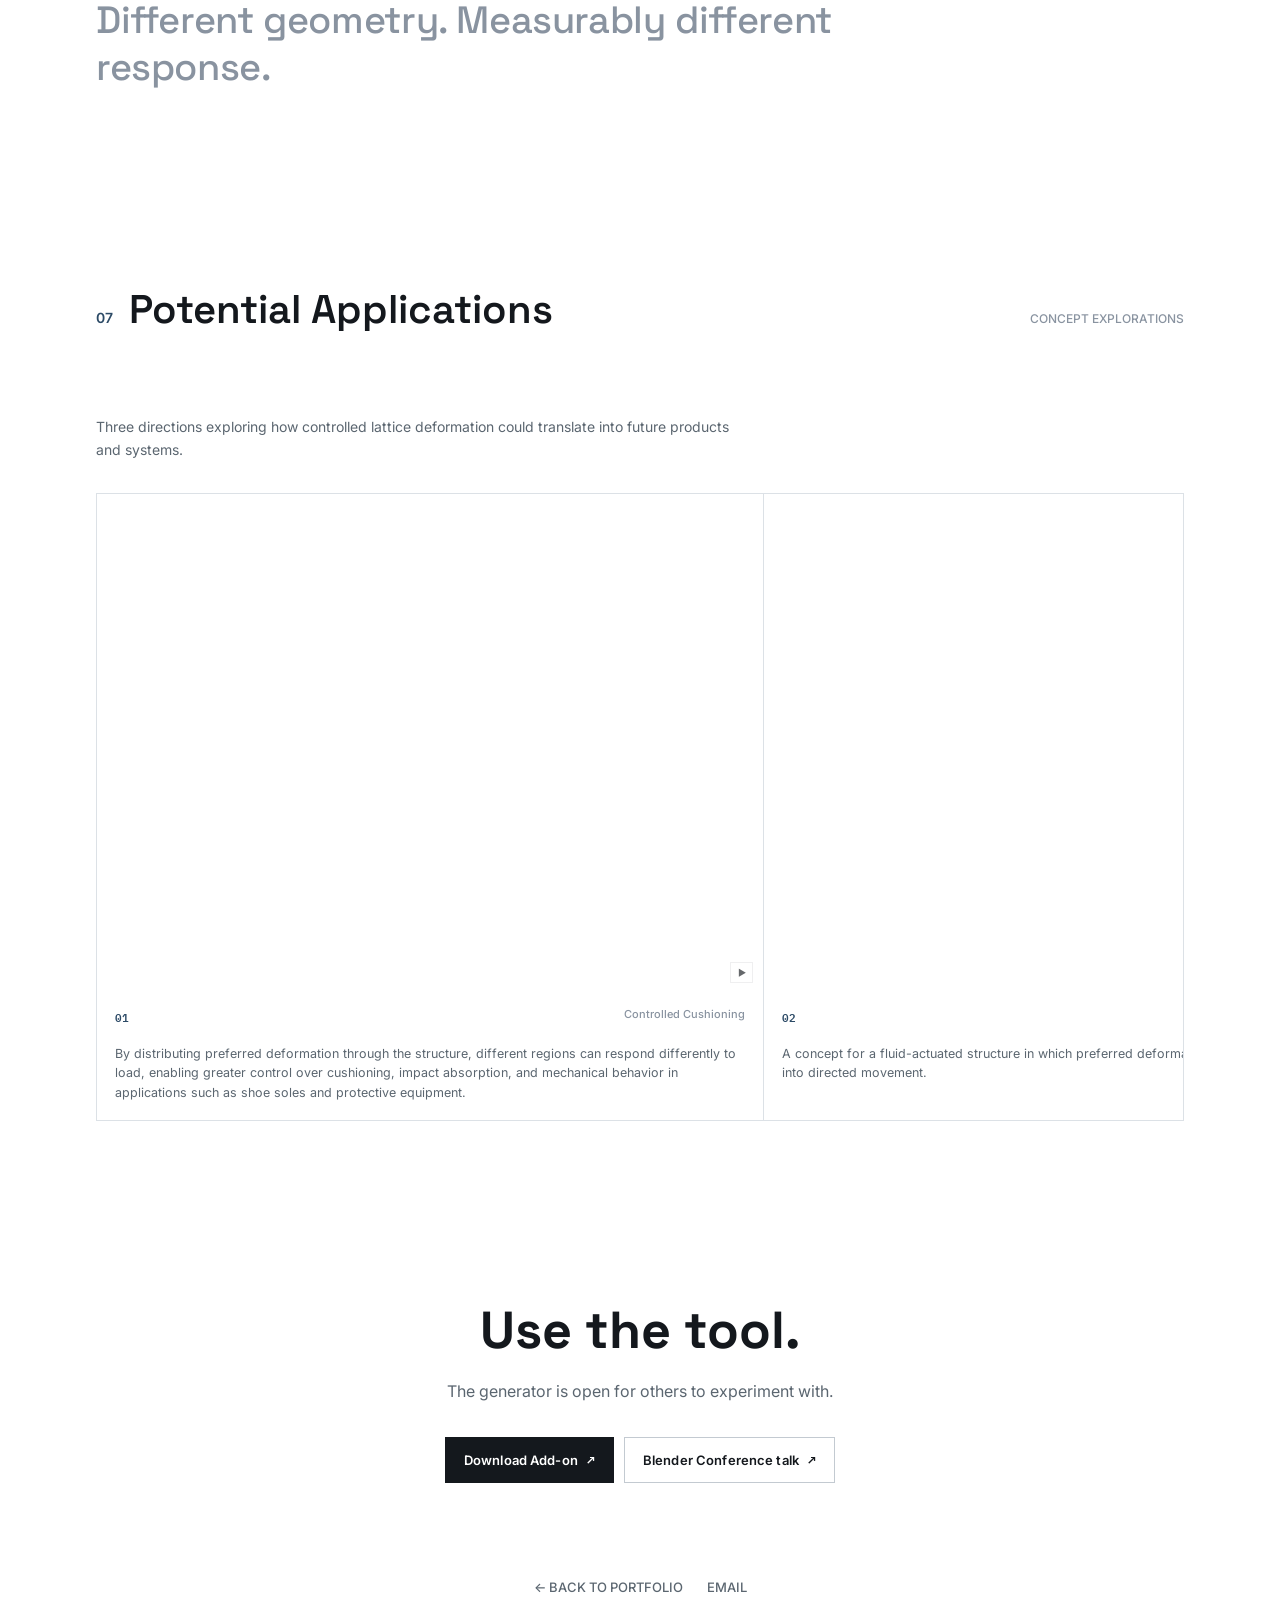
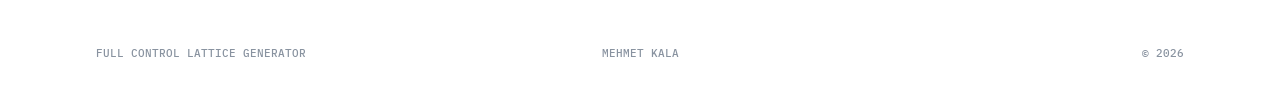
<file: site/lattice.html>
<!DOCTYPE html>
<html lang="en">
<head>
<meta charset="UTF-8">
<meta name="viewport" content="width=device-width, initial-scale=1.0">
<title>Full Control Lattice Generator — Mehmet Kala</title>
<link rel="icon" href="/favicon.svg" type="image/svg+xml">
<link rel="icon" href="/favicon-32.png" type="image/png" sizes="32x32">
<link rel="preconnect" href="https://fonts.googleapis.com">
<link href="https://fonts.googleapis.com/css2?family=Space+Grotesk:wght@400;500;600;700&family=IBM+Plex+Mono:wght@400;500;600&family=Inter:wght@400;500;600&display=swap" rel="stylesheet">
<link rel="stylesheet" href="css/style.css?v=7">
<link rel="stylesheet" href="css/lattice.css?v=14">
</head>
<body>

<nav>
  <div class="nav-row">
    <div class="logo">MEHMET KALA <span>// Industrial Design</span></div>
    <a class="back-link" href="index.html"><span class="arrow mono">←</span> Back to work</a>
  </div>
  <div class="dot-rule"></div>
</nav>

<!-- ================= HERO ================= -->
<header class="project-header">
  <div>
    <div class="eyebrow">COMPUTATIONAL DESIGN — 2026</div>
    <h1>Full Control<br>Lattice Generator</h1>
    <p class="dek">A procedural system for generating 3D-printable lattice infill and
      shaping its deformation behavior.</p>

    <div class="spec-row mono">
      <span><b>INITIATED IN</b> — ID434 - Procedural 3D Modelling and Design</span>
      <span><b>BUILT IN</b> — Blender Geometry Nodes</span>
      <span><b>FORMAT</b> — Add-on</span>
      <span><b>LICENSE</b> — Open source</span>
    </div>

    <div class="cta-row">
      <a class="cta" href="#use-tool">Explore / Download Add-on <span class="mono">↗</span></a>
    </div>
  </div>

  <div class="hero-render">
    <video src="images/lattice_generator_hero.mp4" autoplay muted loop playsinline></video>
    <div class="corner tl"></div><div class="corner tr"></div><div class="corner bl"></div><div class="corner br"></div>
  </div>
</header>

<div class="divider-dots dot-zone"></div>

<!-- ================= THE PROJECT ================= -->
<section class="panel">
  <div class="section-head">
    <div class="row">
      <span class="num">00</span>
      <h2>The Project</h2>
      <span class="note">OVERVIEW</span>
    </div>
    <div class="dot-rule"></div>
  </div>
  <div class="overview-grid">
    <div>
      <p><b>It started as a lattice infill generator</b>, a way to fill a closed target
        volume with printable cell structures instead of relying on a slicer's fixed
        patterns.</p>
      <p>It became a system for <b>manipulating preferred deformation</b>. Once the cell
        geometry is under full control, the infill stops being a filler and starts being a
        mechanism: the same material at a comparable density can be told which way it
        would rather move.</p>
    </div>
    <div class="facts">
      <div class="fact"><div class="k">TYPE</div><div class="v">Procedural design tool</div></div>
      <div class="fact"><div class="k">PLATFORM</div><div class="v">Blender / Add-on</div></div>
      <div class="fact"><div class="k">OUTPUT</div><div class="v">Lattice generator</div></div>
      <div class="fact"><div class="k">STATUS</div><div class="v">Open source / releasing 2026</div></div>
    </div>
  </div>
</section>

<div class="divider-dots dot-zone"></div>

<!-- ================= FROM VOLUME TO LATTICE ================= -->
<section class="panel">
  <div class="section-head">
    <div class="row">
      <span class="num">01</span>
      <h2>From Volume to Lattice</h2>
      <span class="note">ONE BUTTON</span>
    </div>
    <div class="dot-rule"></div>
  </div>

  <p class="stage-caption" style="max-width:640px; margin-bottom:32px;">
    Select a closed volume, press Fill This Mesh, and the lattice is generated inside it.
    Every parameter stays live from there.
  </p>

  <div class="media-block player compact">
    <video src="images/lattice_screen_recording_basic_web.mp4" muted loop playsinline preload="metadata"></video>
    <button class="player-overlay" type="button" aria-label="Play video">▶</button>
    <div class="player-bar">
      <button class="player-toggle" type="button" aria-label="Play / pause">▶</button>
      <button class="player-skip mono" type="button" data-skip="-10" aria-label="Back 10 seconds">−10s</button>
      <button class="player-skip mono" type="button" data-skip="10" aria-label="Forward 10 seconds">+10s</button>
      <div class="player-track"><div class="player-fill"></div></div>
      <span class="player-time mono">0:00</span>
      <button class="player-speed mono" type="button" aria-label="Playback speed">1×</button>
      <button class="player-fullscreen" type="button" aria-label="Fullscreen">⛶</button>
    </div>
    <div class="corner tl"></div><div class="corner tr"></div><div class="corner bl"></div><div class="corner br"></div>
  </div>
  <div class="media-caption mono">FIG. 01 — UI WORKFLOW DEMONSTRATION</div>
</section>

<div class="divider-dots dot-zone"></div>

<!-- ================= THE CELLS ================= -->
<section class="panel">
  <div class="section-head">
    <div class="row">
      <span class="num">02</span>
      <h2>The Cells</h2>
      <span class="note">POLYHEDRONS</span>
    </div>
    <div class="dot-rule"></div>
  </div>

  <p class="stage-caption" style="max-width:600px; margin-bottom:32px;">
    Two connection strategies, built from polyhedral cells, and the option to run both at once.
  </p>

  <div class="cell-grid">
    <div class="cell">
      <div class="shot">
        <video class="hover-video" src="images/lg_rhombic.mp4" muted loop playsinline preload="metadata"></video>
      </div>
      <div class="lab"><div class="n mono">01</div><div class="t">Rhombic dodecahedron</div><div class="s">PFC-CC and PEL</div></div>
    </div>
    <div class="cell">
      <div class="shot">
        <video class="hover-video" src="images/lg_trunc.mp4" muted loop playsinline preload="metadata"></video>
      </div>
      <div class="lab"><div class="n mono">02</div><div class="t">Truncated octahedron</div><div class="s">PFC-CC and PEL</div></div>
    </div>
    <div class="cell">
      <div class="shot">
        <video class="hover-video" src="images/lg_hex.mp4" muted loop playsinline preload="metadata"></video>
      </div>
      <div class="lab"><div class="n mono">03</div><div class="t">Hexagonal prism</div><div class="s">PFC-CC and PEL</div></div>
    </div>
    <div class="cell">
      <div class="shot">
        <video class="hover-video" src="images/lg_cube.mp4" muted loop playsinline preload="metadata"></video>
      </div>
      <div class="lab"><div class="n mono">04</div><div class="t">Cube</div><div class="s">PFC-CC and PEL</div></div>
    </div>
  </div>
</section>

<div class="divider-dots dot-zone"></div>

<!-- ================= BUILDING THE GENERATOR ================= -->
<section class="panel">
  <div class="section-head">
    <div class="row">
      <span class="num">03</span>
      <h2>Building the Generator</h2>
      <span class="note">PROBLEMS / ANSWERS</span>
    </div>
    <div class="dot-rule"></div>
  </div>

  <p class="stage-caption" style="max-width:640px; margin-bottom:32px;">
    Most of the work is invisible from the front end. Several problems had to be solved before
    a single button could do anything useful.
  </p>

  <div class="bento-grid">

    <div class="bento-cell media crop ratio-16x9 b-col3">
      <span class="tag mono">01</span>
      <video class="hover-video" src="images/lg_inout.mp4" muted loop playsinline preload="metadata"></video>
      <div class="corner tl"></div><div class="corner tr"></div><div class="corner bl"></div><div class="corner br"></div>
    </div>
    <div class="bento-cell note b-col3">
      <div class="k">INSIDE / OUTSIDE</div>
      <p>Each generated point needs to be classified as either inside or outside the
        target volume, creating a mask that can be reused throughout the generator.</p>
    </div>

    <div class="bento-cell note b-col3 b-row2">
      <div class="k">GRID &amp; PLACEMENT</div>
      <p>A regular grid of potential cell centres is generated across the target's
        bounding box. The inside–outside check removes the points outside the volume,
        leaving the cells needed to build the initial lattice.</p>
    </div>
    <div class="bento-cell media crop ratio-5x4 b-col3 b-row2">
      <span class="tag mono">02</span>
      <video class="hover-video" src="images/lg_grid_cell.mp4" muted loop playsinline preload="metadata"></video>
      <div class="corner tl"></div><div class="corner tr"></div><div class="corner bl"></div><div class="corner br"></div>
    </div>

    <div class="bento-cell media crop b-col3 b-row2">
      <span class="tag mono">03</span>
      <video class="hover-video crop-right-4px" src="images/lg_smooth.mp4" muted loop playsinline preload="metadata"></video>
      <div class="corner tl"></div><div class="corner tr"></div><div class="corner bl"></div><div class="corner br"></div>
    </div>
    <div class="bento-cell note b-col3 b-row2">
      <div class="k">WATERTIGHT OUTPUT</div>
      <p>The result is resolved through VDB into watertight geometry, the difference
        between a nice viewport preview and a mesh a slicer will actually accept.</p>
    </div>

  </div>
</section>

<div class="divider-dots dot-zone"></div>

<!-- ================= Various Outputs ================= -->
<section class="panel">
  <div class="section-head">
    <div class="row">
      <span class="num">04</span>
      <h2>Various Outputs</h2>
      <span class="note">SAME GENERATOR</span>
    </div>
    <div class="dot-rule"></div>
  </div>

  <div class="mosaic-grid">
    <div class="m1"><img src="images/lg_s4_Image1.png" alt="Koala figure filled with full lattice structure"></div>
    <div class="m2"><img src="images/lg_s4_Image2.png" alt="Lattice-filled form, detail view"></div>
    <div class="m3"><img src="images/lg_s4_Image3.png" alt="Faceted lattice sphere, amber"></div>
    <div class="m4"><img src="images/lg_s4_Image4.png" alt="Lattice sphere, red"></div>
  </div>

  <div class="pair-shots">
    <div class="pair-shots-text">
      <h3>Physical Product Examples</h3>
      <p>Action camera handles for diving and active usage (running, hiking, etc.)</p>
    </div>
    <div class="pair-shots-imgs">
      <figure>
        <img src="images/lg_p1.png" alt="Clear lattice-walled handle, printed in a rigid clear resin">
        <figcaption>Buoyancy — Structural Support</figcaption>
      </figure>
      <figure>
        <img src="images/lg_p2.png" alt="Open lattice-walled handle, printed in a light grey material">
        <figcaption>Ventilation — Light weight</figcaption>
      </figure>
    </div>
  </div>
</section>

<div class="divider-dots dot-zone"></div>

<!-- ================= CONTROLLING THE STRUCTURE ================= -->
<section class="panel">
  <div class="section-head">
    <div class="row">
      <span class="num">05</span>
      <h2>Controlling the Structure</h2>
      <span class="note">ADVANCED CONTROL</span>
    </div>
    <div class="dot-rule"></div>
  </div>

  <div class="overview-grid v-center">
    <div>
      <p><b>Once the lattice is generated</b>, its geometry can be controlled at a more
        local level. Different regions can be given preferred movement directions by
        manipulating cell geometry — sliding junction vertices along the surfaces they are
        connected to — alongside proximity-based effects and selective constraints.</p>
      <p>This makes it possible to <b>shape how different parts of the lattice deform</b>,
        rather than treating the entire structure as uniform infill.</p>
    </div>
    <div class="media-block square compact">
      <video src="images/lg_slide.mp4" autoplay muted loop playsinline></video>
      <div class="corner tl"></div><div class="corner tr"></div><div class="corner bl"></div><div class="corner br"></div>
    </div>
  </div>

  <div class="media-block player compact" style="margin-top:48px;">
    <video src="images/lg_advanced_web.mp4" muted loop playsinline preload="metadata"></video>
    <button class="player-overlay" type="button" aria-label="Play video">▶</button>
    <div class="player-bar">
      <button class="player-toggle" type="button" aria-label="Play / pause">▶</button>
      <button class="player-skip mono" type="button" data-skip="-10" aria-label="Back 10 seconds">−10s</button>
      <button class="player-skip mono" type="button" data-skip="10" aria-label="Forward 10 seconds">+10s</button>
      <div class="player-track"><div class="player-fill"></div></div>
      <span class="player-time mono">0:00</span>
      <button class="player-speed mono" type="button" aria-label="Playback speed">1×</button>
      <button class="player-fullscreen" type="button" aria-label="Fullscreen">⛶</button>
    </div>
    <div class="corner tl"></div><div class="corner tr"></div><div class="corner bl"></div><div class="corner br"></div>
  </div>
  <div class="media-caption mono">FIG. 05 — ADVANCED STRUCTURAL CONTROL IN BLENDER</div>
</section>

<div class="divider-dots dot-zone"></div>

<!-- ================= PHYSICAL DEMONSTRATION ================= -->
<section class="panel">
  <div class="section-head">
    <div class="row">
      <span class="num">06</span>
      <h2>Physical Demonstration</h2>
      <span class="note">PROOF OF CONCEPT</span>
    </div>
    <div class="dot-rule"></div>
  </div>

  <p class="stage-caption" style="max-width:640px; margin-bottom:32px;">
    Two simple physical tests were used to compare how changes in lattice geometry
    translated into differences in physical response.
  </p>

  <div class="bento-grid">

    <div class="bento-cell media b-col2">
      <span class="tag mono">01</span>
      <video class="hover-video" src="images/lg_feel.mp4" muted loop playsinline preload="metadata"></video>
      <div class="corner tl"></div><div class="corner tr"></div><div class="corner bl"></div><div class="corner br"></div>
    </div>
    <div class="bento-cell note b-col4">
      <div class="k">HAND-FEEL TEST</div>
      <p>Printed samples with different lattice configurations were compressed by hand as
        an initial qualitative comparison. The test provided a simple first indication of
        how noticeably different structures could give, rebound, or resist under similar
        conditions.</p>
    </div>

    <div class="bento-cell note b-col4">
      <div class="k">REBOUND TEST</div>
      <p>A steel ball was dropped from a fixed height onto each sample and the first
        rebound was measured across repeated trials. The test provides an early comparison
        of how different lattice configurations respond under similar loading conditions,
        rather than a full mechanical characterization.</p>
    </div>
    <div class="bento-cell media b-col2">
      <span class="tag mono">02</span>
      <video class="hover-video" src="images/lg_rebound.mp4" muted loop playsinline preload="metadata"></video>
      <div class="corner tl"></div><div class="corner tr"></div><div class="corner bl"></div><div class="corner br"></div>
    </div>

  </div>

  <div class="statement" style="padding:56px 0 0;">
    <p>Same material. Comparable density.<br><span class="lead">Different geometry.
      Measurably different response.</span></p>
  </div>

</section>

<div class="divider-dots dot-zone"></div>

<!-- ================= POTENTIAL APPLICATIONS ================= -->
<section class="panel">
  <div class="section-head">
    <div class="row">
      <span class="num">07</span>
      <h2>Potential Applications</h2>
      <span class="note">CONCEPT EXPLORATIONS</span>
    </div>
    <div class="dot-rule"></div>
  </div>

  <p class="stage-caption" style="max-width:640px; margin-bottom:32px;">
    Three directions exploring how controlled lattice deformation could translate into future products and systems.
  </p>

  <div class="slider-wrap">
    <div class="slider" id="applicationsSlider">

      <div class="slide">
        <div class="shot">
          <video class="hover-video" muted loop playsinline preload="metadata" src="images/lattice_generator_hero.mp4"></video>
          <div class="corner tl"></div><div class="corner tr"></div><div class="corner bl"></div><div class="corner br"></div>
        </div>
        <div class="cap"><span class="n mono">01</span><span>Controlled Cushioning</span></div>
        <p class="cap-desc">By distributing preferred deformation through the structure,
          different regions can respond differently to load, enabling greater control over
          cushioning, impact absorption, and mechanical behavior in applications such as
          shoe soles and protective equipment.</p>
      </div>

      <div class="slide">
        <div class="shot">
          <video class="hover-video" muted loop playsinline preload="metadata" src="images/lg_artificial_muscle.mp4"></video>
          <div class="corner tl"></div><div class="corner tr"></div><div class="corner bl"></div><div class="corner br"></div>
        </div>
        <div class="cap"><span class="n mono">02</span><span>Artificial Muscle</span></div>
        <p class="cap-desc">A concept for a fluid-actuated structure in which preferred
          deformation could translate internal pressure into directed movement.</p>
      </div>

      <div class="slide">
        <div class="shot">
          <video class="hover-video" muted loop playsinline preload="metadata" src="images/lg_wing.mp4"></video>
          <div class="corner tl"></div><div class="corner tr"></div><div class="corner bl"></div><div class="corner br"></div>
        </div>
        <div class="cap"><span class="n mono">03</span><span>Morphing Wing</span></div>
        <p class="cap-desc">A concept exploring how locally controlled compliance could
          enable shape change in morphing aerodynamic surfaces or soft mechanisms.</p>
      </div>

    </div>

    <div class="slider-controls">
      <button type="button" data-dir="-1" aria-label="Previous application">←</button>
      <button type="button" data-dir="1" aria-label="Next application">→</button>
    </div>
  </div>
</section>

<div class="dot-rule"></div>

<!-- ================= USE THE TOOL ================= -->
<section class="use-tool" id="use-tool">
  <h2>Use the tool.</h2>
  <p>The generator is open for others to experiment with.</p>
  <div class="cta-row">
    <a class="cta" href="https://mehmetkala.gumroad.com/l/lattice" target="_blank" rel="noopener">Download Add-on <span class="mono">↗</span></a>
    <a class="cta ghost" href="https://conference.blender.org/2026/presentations/4242/" target="_blank" rel="noopener">Blender Conference talk <span class="mono">↗</span></a>
  </div>
</section>

<footer>
  <div class="contact-links">
    <a href="index.html">← BACK TO PORTFOLIO</a>
    <a href="mailto:mehmet0kala@gmail.com">EMAIL</a>
  </div>
  <div class="footer-meta mono">
    <span>FULL CONTROL LATTICE GENERATOR</span>
    <span>MEHMET KALA</span>
    <span>© 2026</span>
  </div>
</footer>

<script>
  (function(){
    // cell videos: play only while hovered, otherwise rest on the frame
    // just before the last one instead of snapping back to the first frame.
    function restFrame(v){
      if(v.duration && isFinite(v.duration)){
        try{ v.currentTime = Math.max(0, v.duration - 0.05); }catch(e){}
      }
    }
    document.querySelectorAll('.hover-video').forEach(function(v){
      var host = v.closest('.shot') || v.closest('.cell') || v.parentElement;
      v.addEventListener('loadedmetadata', function(){ restFrame(v); });
      host.addEventListener('mouseenter', function(){
        v.currentTime = 0;
        v.play();
      });
      host.addEventListener('mouseleave', function(){
        v.pause();
        restFrame(v);
      });
    });
  })();

  (function(){
    // fig. 01 — custom player: big overlay button until first play, then a bottom play bar
    document.querySelectorAll('.media-block.player').forEach(function(block){
      var video = block.querySelector('video');
      var overlay = block.querySelector('.player-overlay');
      var bar = block.querySelector('.player-bar');
      var toggle = block.querySelector('.player-toggle');
      var track = block.querySelector('.player-track');
      var fill = block.querySelector('.player-fill');
      var time = block.querySelector('.player-time');
      var skipBtns = block.querySelectorAll('.player-skip');
      var speedBtn = block.querySelector('.player-speed');
      var speeds = [0.5, 1, 1.5, 2];
      var speedIndex = 1;
      if(!video) return;

      function formatTime(s){
        if(!isFinite(s)) return '0:00';
        var m = Math.floor(s / 60), sec = Math.floor(s % 60);
        return m + ':' + (sec < 10 ? '0' : '') + sec;
      }
      function sync(){
        var playing = !video.paused && !video.ended;
        overlay.textContent = playing ? '❚❚' : '▶';
        toggle.textContent = playing ? '❚❚' : '▶';
      }
      function toggleVideo(){
        video.paused ? video.play() : video.pause();
      }

      if(bar) bar.addEventListener('click', function(e){ e.stopPropagation(); });
      overlay.addEventListener('click', function(e){
        e.stopPropagation();
        block.classList.add('touched');
        toggleVideo();
      });
      toggle.addEventListener('click', function(e){
        e.stopPropagation();
        block.classList.add('touched');
        toggleVideo();
      });
      track.addEventListener('click', function(e){
        e.stopPropagation();
        var rect = track.getBoundingClientRect();
        var ratio = (e.clientX - rect.left) / rect.width;
        if(video.duration) video.currentTime = ratio * video.duration;
      });
      skipBtns.forEach(function(btn){
        btn.addEventListener('click', function(e){
          e.stopPropagation();
          var delta = parseFloat(btn.dataset.skip) || 0;
          var d = video.duration || Infinity;
          video.currentTime = Math.min(Math.max(video.currentTime + delta, 0), d);
        });
      });
      if(speedBtn){
        speedBtn.textContent = speeds[speedIndex] + '×';
        speedBtn.addEventListener('click', function(e){
          e.stopPropagation();
          speedIndex = (speedIndex + 1) % speeds.length;
          video.playbackRate = speeds[speedIndex];
          speedBtn.textContent = speeds[speedIndex] + '×';
        });
      }
      var fsBtn = block.querySelector('.player-fullscreen');
      if(fsBtn){
        fsBtn.addEventListener('click', function(e){
          e.stopPropagation();
          var isFs = document.fullscreenElement === block || document.webkitFullscreenElement === block;
          if(isFs){
            (document.exitFullscreen || document.webkitExitFullscreen).call(document);
          } else if(block.requestFullscreen){
            block.requestFullscreen();
          } else if(block.webkitRequestFullscreen){
            block.webkitRequestFullscreen();
          }
        });
      }
      video.addEventListener('timeupdate', function(){
        if(video.duration){ fill.style.width = (video.currentTime / video.duration * 100) + '%'; }
        time.textContent = formatTime(video.currentTime);
      });
      video.addEventListener('play', sync);
      video.addEventListener('pause', sync);
      block.addEventListener('click', function(){
        block.classList.add('touched');
        toggleVideo();
      });
      sync();
    });
  })();

  (function(){
    // potential-applications slider — same scroll-snap + drag-to-pan interaction
    // as the Holo project's final-renders slider, generalized to any .slider-wrap
    document.querySelectorAll('.slider-wrap').forEach(function(wrap){
      var slider = wrap.querySelector('.slider');
      if(!slider) return;

      function step(){
        var slide = slider.querySelector('.slide');
        return slide ? slide.getBoundingClientRect().width + 1 : slider.clientWidth;
      }

      wrap.querySelectorAll('.slider-controls button').forEach(function(btn){
        btn.addEventListener('click', function(){
          slider.scrollBy({ left: step() * Number(btn.dataset.dir), behavior: 'smooth' });
        });
      });

      // click-and-drag to pan, for mouse users
      var down = false, startX = 0, startScroll = 0;
      slider.addEventListener('mousedown', function(e){
        down = true; startX = e.pageX; startScroll = slider.scrollLeft;
        slider.style.cursor = 'grabbing';
      });
      ['mouseup', 'mouseleave'].forEach(function(evt){
        slider.addEventListener(evt, function(){ down = false; slider.style.cursor = ''; });
      });
      slider.addEventListener('mousemove', function(e){
        if(!down) return;
        e.preventDefault();
        slider.scrollLeft = startScroll - (e.pageX - startX);
      });
    });
  })();

  (function(){
    // lightbox — click any slide image for a large view with zoom + prev/next
    // (this page's own slider is video-only, but images/ videos elsewhere on
    // the site share this same component, so it's wired up here too)
    var lightbox = document.createElement('div');
    lightbox.className = 'lightbox';
    lightbox.innerHTML =
      '<button class="lightbox-close" type="button" aria-label="Close">✕</button>' +
      '<button class="lightbox-nav prev" type="button" aria-label="Previous image">←</button>' +
      '<div class="lightbox-stage"><img class="lightbox-img" alt=""></div>' +
      '<button class="lightbox-nav next" type="button" aria-label="Next image">→</button>';
    document.body.appendChild(lightbox);

    var stageImg = lightbox.querySelector('.lightbox-img');
    var btnClose = lightbox.querySelector('.lightbox-close');
    var btnPrev = lightbox.querySelector('.lightbox-nav.prev');
    var btnNext = lightbox.querySelector('.lightbox-nav.next');
    var curGroup = [], curIndex = 0;

    function show(){
      stageImg.classList.remove('zoomed');
      var img = curGroup[curIndex];
      stageImg.src = img.currentSrc || img.src;
      stageImg.alt = img.alt || '';
      var multi = curGroup.length > 1;
      btnPrev.hidden = !multi;
      btnNext.hidden = !multi;
    }
    function open(group, index){
      curGroup = group; curIndex = index; show();
      lightbox.classList.add('open');
      document.body.style.overflow = 'hidden';
    }
    function close(){
      lightbox.classList.remove('open');
      document.body.style.overflow = '';
    }
    function prev(){ curIndex = (curIndex - 1 + curGroup.length) % curGroup.length; show(); }
    function next(){ curIndex = (curIndex + 1) % curGroup.length; show(); }

    btnClose.addEventListener('click', close);
    btnPrev.addEventListener('click', prev);
    btnNext.addEventListener('click', next);
    lightbox.addEventListener('click', function(e){ if(e.target === lightbox) close(); });
    stageImg.addEventListener('click', function(e){
      e.stopPropagation();
      stageImg.classList.toggle('zoomed');
    });
    document.addEventListener('keydown', function(e){
      if(!lightbox.classList.contains('open')) return;
      if(e.key === 'Escape') close();
      else if(e.key === 'ArrowLeft') prev();
      else if(e.key === 'ArrowRight') next();
    });

    document.querySelectorAll('.slider').forEach(function(slider){
      var imgs = Array.prototype.slice.call(slider.querySelectorAll('.slide .shot img'));
      if(!imgs.length) return;
      imgs.forEach(function(img, i){
        var downX = 0, downY = 0, dragged = false;
        img.addEventListener('mousedown', function(e){ downX = e.clientX; downY = e.clientY; dragged = false; });
        img.addEventListener('mousemove', function(e){
          if(e.buttons === 1 && (Math.abs(e.clientX - downX) > 6 || Math.abs(e.clientY - downY) > 6)) dragged = true;
        });
        img.addEventListener('click', function(){
          if(dragged) return;
          open(imgs, i);
        });
      });
    });
  })();
</script>

</body>
</html>
</file>
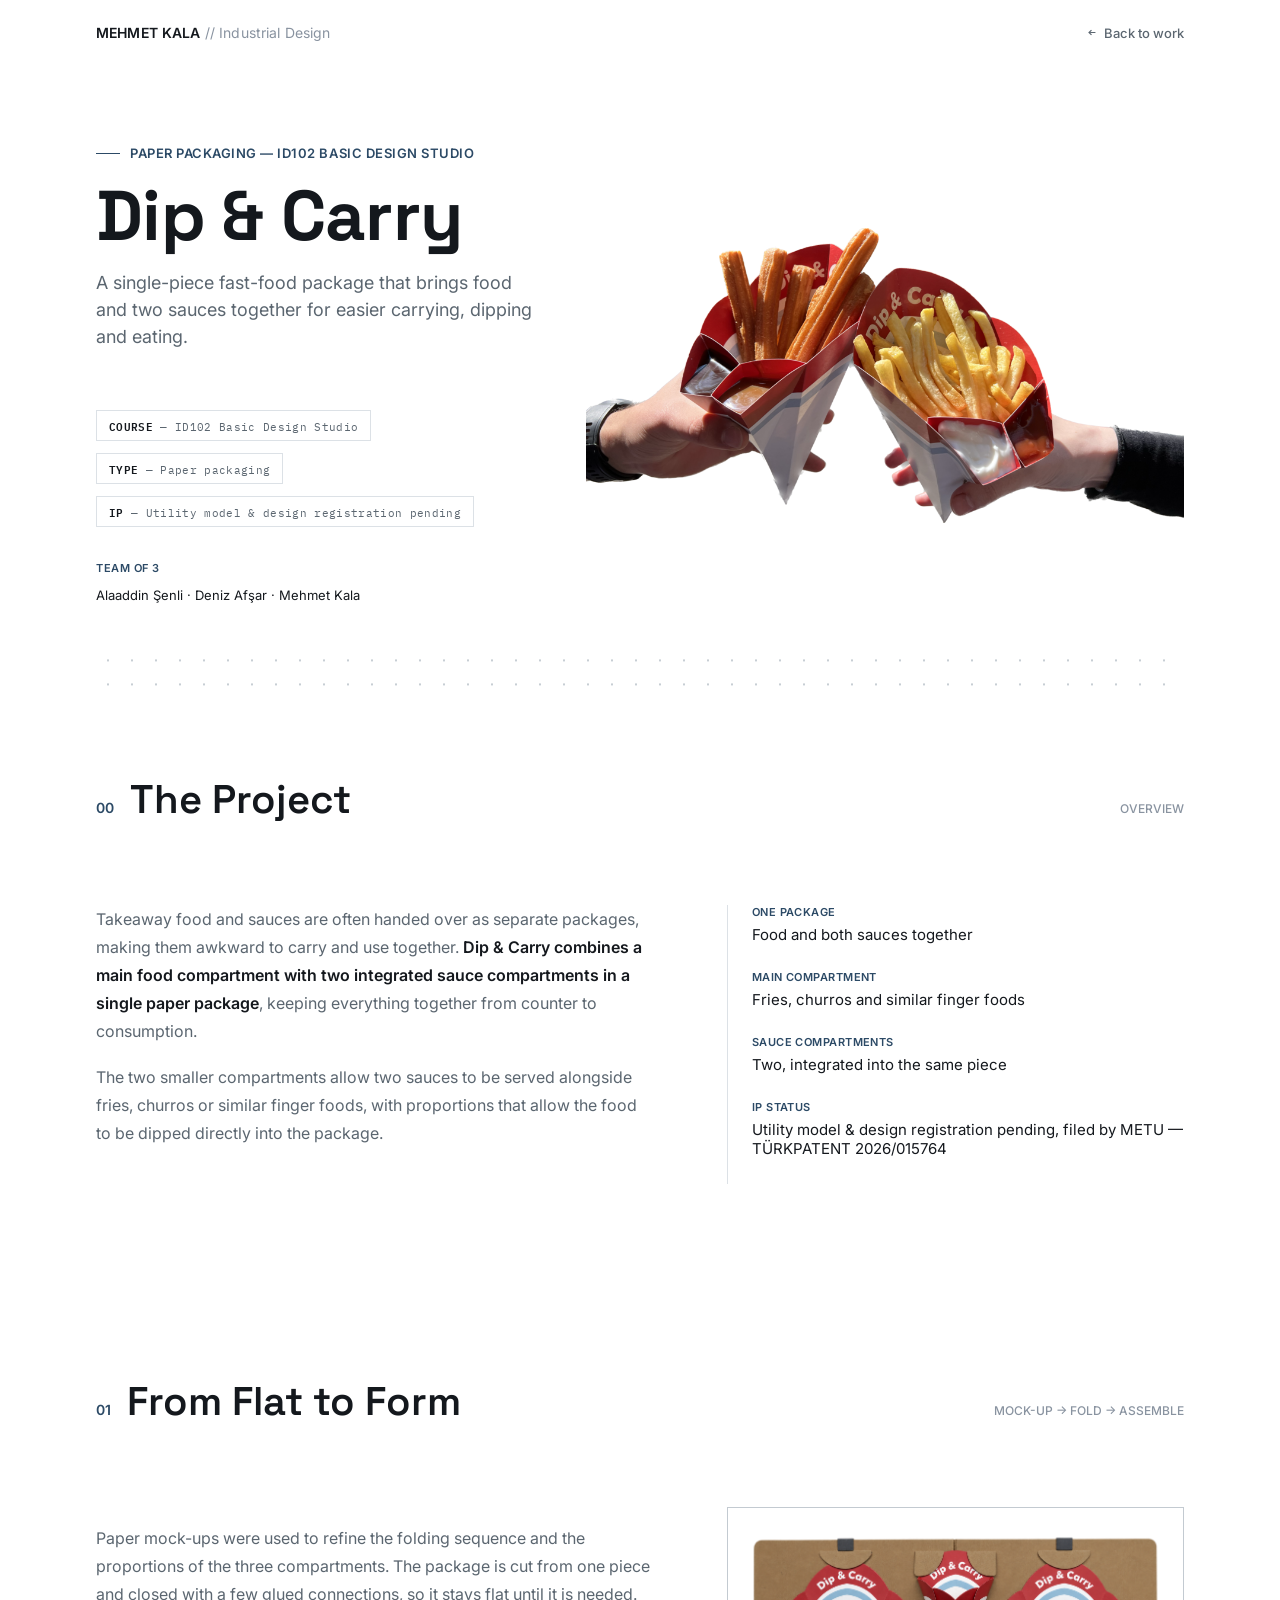
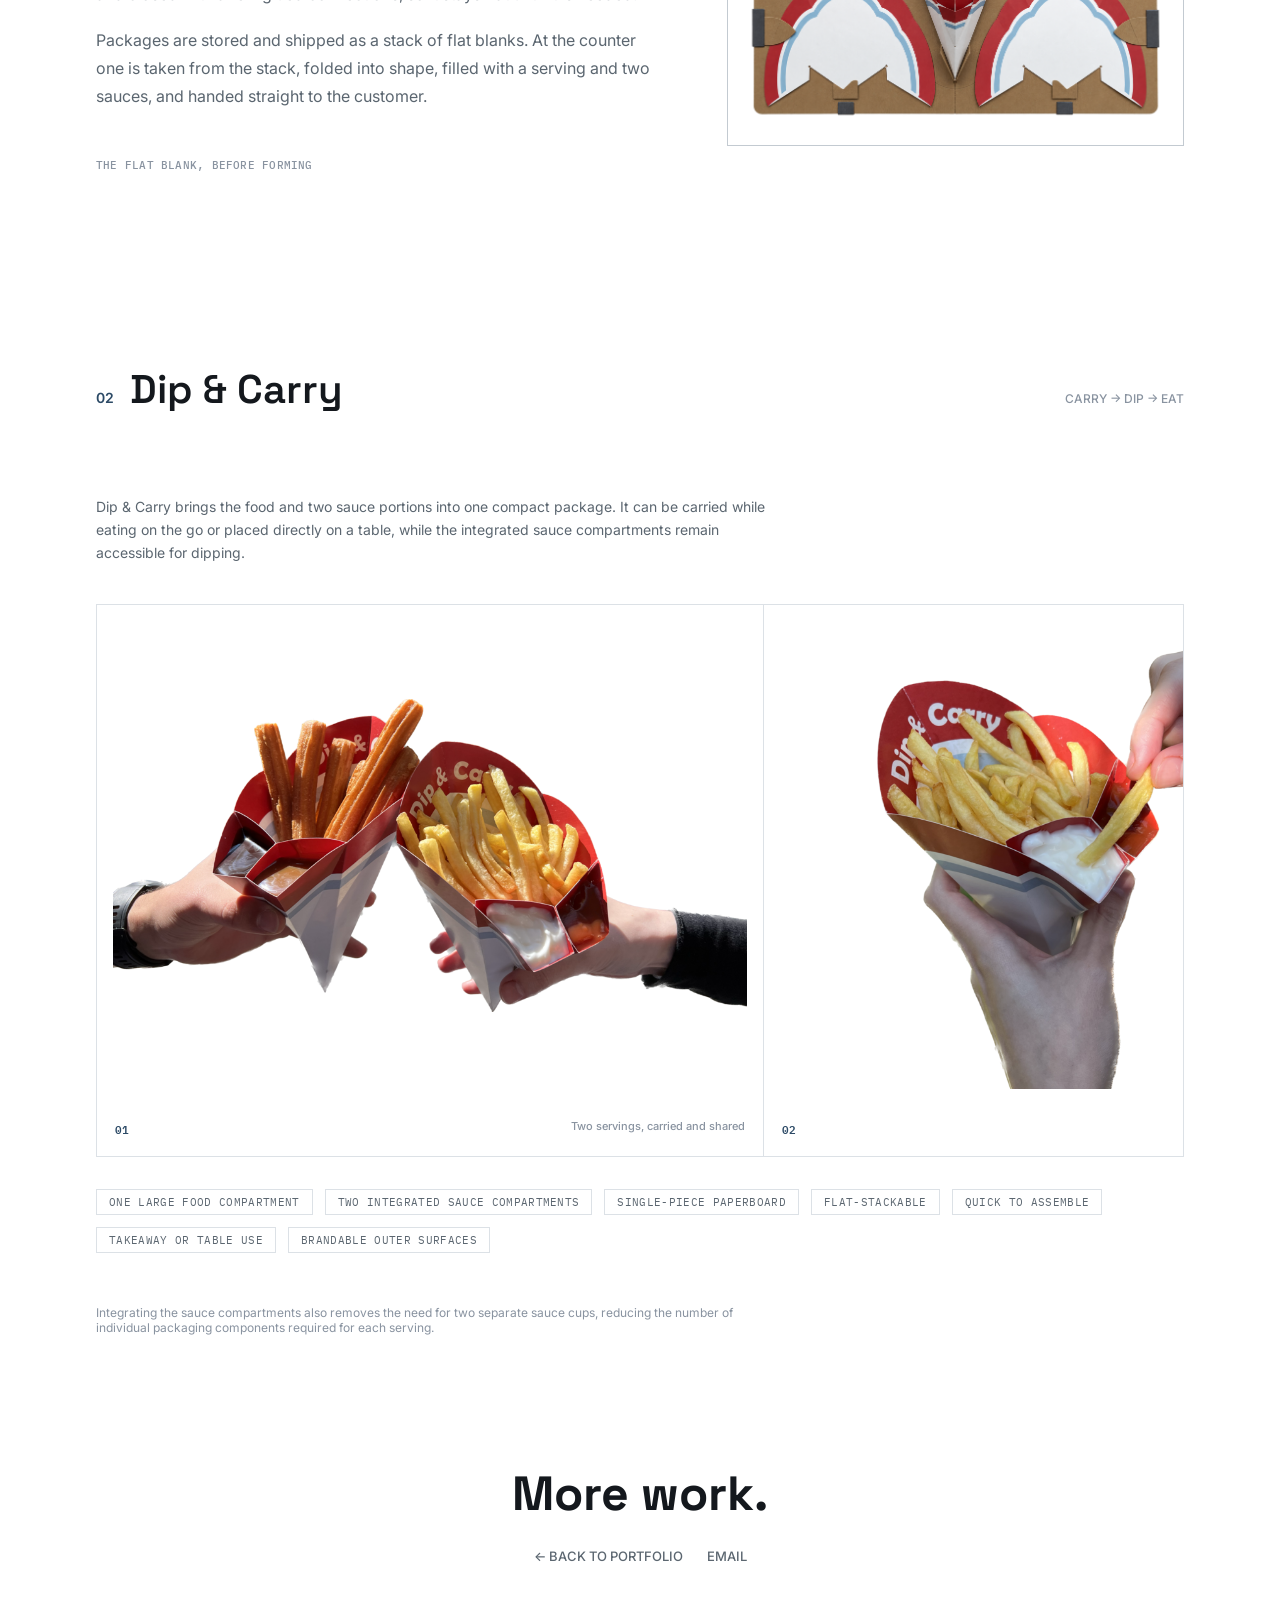
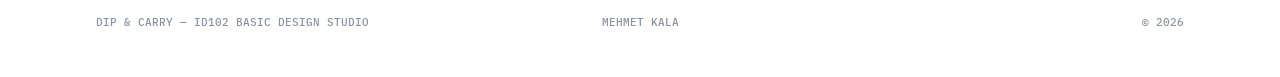
<file: site/project-dip-and-carry.html>
<!DOCTYPE html>
<html lang="en">
<head>
<meta charset="UTF-8">
<meta name="viewport" content="width=device-width, initial-scale=1.0">
<title>Dip &amp; Carry — Single-Piece Fast Food Packaging — Mehmet Kala</title>
<link rel="icon" href="/favicon.svg" type="image/svg+xml">
<link rel="icon" href="/favicon-32.png" type="image/png" sizes="32x32">
<link rel="preconnect" href="https://fonts.googleapis.com">
<link href="https://fonts.googleapis.com/css2?family=Space+Grotesk:wght@400;500;600;700&family=IBM+Plex+Mono:wght@400;500;600&family=Inter:wght@400;500;600&display=swap" rel="stylesheet">
<link rel="stylesheet" href="css/style.css">
</head>
<body>

<nav>
  <div class="nav-row">
    <div class="logo">MEHMET KALA <span>// Industrial Design</span></div>
    <a class="back-link" href="index.html"><span class="arrow mono">←</span> Back to work</a>
  </div>
  <div class="dot-rule"></div>
</nav>

<!-- ================= PROJECT HEADER ================= -->
<header class="project-header">
  <div>
    <div class="eyebrow">PAPER PACKAGING — ID102 BASIC DESIGN STUDIO</div>
    <h1>Dip &amp; Carry</h1>
    <p class="dek">A single-piece fast-food package that brings food and two sauces
      together for easier carrying, dipping and eating.</p>

    <div class="spec-row mono">
      <span><b>COURSE</b> — ID102 Basic Design Studio</span>
      <span><b>TYPE</b> — Paper packaging</span>
      <span><b>IP</b> — Utility model &amp; design registration pending</span>
    </div>

    <div class="credits">
      <div class="k">TEAM OF 3</div>
      <div class="names">Alaaddin Şenli · Deniz Afşar · Mehmet Kala</div>
    </div>
  </div>

  <div class="hero-render contain">
    <img src="images/dc_hero.png" alt="Two Dip &amp; Carry packages held in hand, one filled with churros and one with fries, each with two sauces in the integrated compartments">
    <div class="corner tl"></div><div class="corner tr"></div><div class="corner bl"></div><div class="corner br"></div>
  </div>
</header>

<div class="divider-dots dot-zone"></div>

<!-- ================= 00 — THE PROJECT ================= -->
<section class="panel">
  <div class="section-head">
    <div class="row">
      <span class="num">00</span>
      <h2>The Project</h2>
      <span class="note">OVERVIEW</span>
    </div>
    <div class="dot-rule"></div>
  </div>

  <div class="overview-grid">
    <div>
      <p>Takeaway food and sauces are often handed over as separate packages, making them
        awkward to carry and use together. <b>Dip &amp; Carry combines a main food
        compartment with two integrated sauce compartments in a single paper package</b>, keeping
        everything together from counter to consumption.</p>
      <p>The two smaller compartments allow two sauces to be served alongside fries,
        churros or similar finger foods, with proportions that allow the food to be
        dipped directly into the package.</p>
    </div>
    <div class="facts">
      <div class="fact"><div class="k">ONE PACKAGE</div><div class="v">Food and both sauces together</div></div>
      <div class="fact"><div class="k">MAIN COMPARTMENT</div><div class="v">Fries, churros and similar finger foods</div></div>
      <div class="fact"><div class="k">SAUCE COMPARTMENTS</div><div class="v">Two, integrated into the same piece</div></div>
      <div class="fact"><div class="k">IP STATUS</div><div class="v">Utility model &amp; design registration pending, filed by METU — TÜRKPATENT 2026/015764</div></div>
    </div>
  </div>
</section>

<div class="divider-dots dot-zone"></div>

<!-- ================= 01 — FROM FLAT TO FORM ================= -->
<section class="panel">
  <div class="section-head">
    <div class="row">
      <span class="num">01</span>
      <h2>From Flat to Form</h2>
      <span class="note">MOCK-UP → FOLD → ASSEMBLE</span>
    </div>
    <div class="dot-rule"></div>
  </div>

  <div class="overview-grid v-center">
    <div>
      <p>Paper mock-ups were used to refine the folding sequence and the proportions of
        the three compartments. The package is cut from one piece and closed with a few
        glued connections, so it stays flat until it is needed.</p>
      <p>Packages are stored and shipped as a stack of flat blanks. At the counter one is
        taken from the stack, folded into shape, filled with a serving and two sauces, and
        handed straight to the customer.</p>
    </div>
    <div class="frame frame--auto frame--pad-x">
      <img src="images/dc_unfold.png" alt="Flat Dip &amp; Carry blanks printed in red, white and blue, shown beside one formed package">
      <div class="corner tl"></div><div class="corner tr"></div><div class="corner bl"></div><div class="corner br"></div>
    </div>
  </div>
  <div class="media-caption mono">THE FLAT BLANK, BEFORE FORMING</div>
</section>

<div class="divider-dots dot-zone"></div>

<!-- ================= 02 — DIP & CARRY ================= -->
<section class="panel">
  <div class="section-head">
    <div class="row">
      <span class="num">02</span>
      <h2>Dip &amp; Carry</h2>
      <span class="note">CARRY → DIP → EAT</span>
    </div>
    <div class="dot-rule"></div>
  </div>

  <p class="stage-caption" style="max-width:680px; margin-bottom:40px;">
    Dip &amp; Carry brings the food and two sauce portions into one compact package. It can
    be carried while eating on the go or placed directly on a table, while the integrated
    sauce compartments remain accessible for dipping.
  </p>

  <div class="slider-wrap">
    <div class="slider" id="finalSlider">

      <div class="slide"><div class="shot">
        <img src="images/dc_hero.png" alt="Two Dip &amp; Carry packages held in hand, one with churros and one with fries">
        <div class="corner tl"></div><div class="corner tr"></div><div class="corner bl"></div><div class="corner br"></div>
      </div>
      <div class="cap"><span class="n mono">01</span><span>Two servings, carried and shared</span></div></div>

      <div class="slide"><div class="shot">
        <img src="images/dc_gallery1.png" alt="Hand holding the Dip &amp; Carry package while dipping a fry into one of the integrated sauce compartments">
        <div class="corner tl"></div><div class="corner tr"></div><div class="corner bl"></div><div class="corner br"></div>
      </div>
      <div class="cap"><span class="n mono">02</span><span>Held and dipped from the same package</span></div></div>

      <div class="slide"><div class="shot">
        <img src="images/dc_onsrf.jpg" alt="Dip &amp; Carry package placed on a table with fries and two sauces">
        <div class="corner tl"></div><div class="corner tr"></div><div class="corner bl"></div><div class="corner br"></div>
      </div>
      <div class="cap"><span class="n mono">03</span><span>Set down on a table, compartments still open</span></div></div>

      <div class="slide"><div class="shot">
        <img src="images/dc_in_use.gif" loading="lazy" alt="The Dip &amp; Carry package being opened out from flat into its three-dimensional form">
        <div class="corner tl"></div><div class="corner tr"></div><div class="corner bl"></div><div class="corner br"></div>
      </div>
      <div class="cap"><span class="n mono">04</span><span>Opened out from flat</span></div></div>

      <div class="slide"><div class="shot">
        <video src="images/dc_assamble_web.mp4" autoplay muted loop playsinline preload="metadata" aria-label="Paper mock-up of the Dip &amp; Carry package being folded and assembled by hand"></video>
        <div class="corner tl"></div><div class="corner tr"></div><div class="corner bl"></div><div class="corner br"></div>
      </div>
      <div class="cap"><span class="n mono">05</span><span>Paper mock-up, folded and assembled</span></div></div>

      <div class="slide"><div class="shot">
        <img src="images/dc_unfold.png" loading="lazy" alt="Printed Dip &amp; Carry blanks showing the branded outer surfaces in flat form">
        <div class="corner tl"></div><div class="corner tr"></div><div class="corner bl"></div><div class="corner br"></div>
      </div>
      <div class="cap"><span class="n mono">06</span><span>Printed graphics across the outer surfaces</span></div></div>

    </div>

    <div class="slider-controls">
      <button type="button" data-dir="-1" aria-label="Previous shot">←</button>
      <button type="button" data-dir="1" aria-label="Next shot">→</button>
    </div>
  </div>

  <div class="spec-row mono" style="margin-top:32px; padding-top:0;">
    <span>ONE LARGE FOOD COMPARTMENT</span>
    <span>TWO INTEGRATED SAUCE COMPARTMENTS</span>
    <span>SINGLE-PIECE PAPERBOARD</span>
    <span>FLAT-STACKABLE</span>
    <span>QUICK TO ASSEMBLE</span>
    <span>TAKEAWAY OR TABLE USE</span>
    <span>BRANDABLE OUTER SURFACES</span>
  </div>

  <p class="credit-line" style="margin-top:32px; max-width:680px;">
    Integrating the sauce compartments also removes the need for two separate sauce cups,
    reducing the number of individual packaging components required for each serving.
  </p>
</section>

<div class="dot-rule"></div>

<footer>
  <h2>More work.</h2>
  <div class="contact-links">
    <a href="index.html">← BACK TO PORTFOLIO</a>
    <a href="mailto:mehmet0kala@gmail.com">EMAIL</a>
  </div>
  <div class="footer-meta mono">
    <span>DIP &amp; CARRY — ID102 BASIC DESIGN STUDIO</span>
    <span>MEHMET KALA</span>
    <span>© 2026</span>
  </div>
</footer>

<script>
  (function () {
    // one slider-wrap per instance, so each slider on the page gets its own controls
    document.querySelectorAll('.slider-wrap').forEach(function (wrap) {
      var slider = wrap.querySelector('.slider');
      if (!slider) return;
      function step() {
        var s = slider.querySelector('.slide');
        return s ? s.getBoundingClientRect().width + 1 : slider.clientWidth;
      }
      wrap.querySelectorAll('.slider-controls button').forEach(function (btn) {
        btn.addEventListener('click', function () {
          slider.scrollBy({ left: step() * Number(btn.dataset.dir), behavior: 'smooth' });
        });
      });
      var down = false, startX = 0, startScroll = 0;
      slider.addEventListener('mousedown', function (e) {
        down = true; startX = e.pageX; startScroll = slider.scrollLeft; slider.style.cursor = 'grabbing';
      });
      ['mouseup','mouseleave'].forEach(function (evt) {
        slider.addEventListener(evt, function () { down = false; slider.style.cursor = ''; });
      });
      slider.addEventListener('mousemove', function (e) {
        if (!down) return; e.preventDefault();
        slider.scrollLeft = startScroll - (e.pageX - startX);
      });
    });
  })();

  (function(){
    // lightbox — click any slide image for a large view with zoom + prev/next
    var lightbox = document.createElement('div');
    lightbox.className = 'lightbox';
    lightbox.innerHTML =
      '<button class="lightbox-close" type="button" aria-label="Close">✕</button>' +
      '<button class="lightbox-nav prev" type="button" aria-label="Previous image">←</button>' +
      '<div class="lightbox-stage"><img class="lightbox-img" alt=""></div>' +
      '<button class="lightbox-nav next" type="button" aria-label="Next image">→</button>';
    document.body.appendChild(lightbox);

    var stageImg = lightbox.querySelector('.lightbox-img');
    var btnClose = lightbox.querySelector('.lightbox-close');
    var btnPrev = lightbox.querySelector('.lightbox-nav.prev');
    var btnNext = lightbox.querySelector('.lightbox-nav.next');
    var curGroup = [], curIndex = 0;

    function show(){
      stageImg.classList.remove('zoomed');
      var img = curGroup[curIndex];
      stageImg.src = img.currentSrc || img.src;
      stageImg.alt = img.alt || '';
      var multi = curGroup.length > 1;
      btnPrev.hidden = !multi;
      btnNext.hidden = !multi;
    }
    function open(group, index){
      curGroup = group; curIndex = index; show();
      lightbox.classList.add('open');
      document.body.style.overflow = 'hidden';
    }
    function close(){
      lightbox.classList.remove('open');
      document.body.style.overflow = '';
    }
    function prev(){ curIndex = (curIndex - 1 + curGroup.length) % curGroup.length; show(); }
    function next(){ curIndex = (curIndex + 1) % curGroup.length; show(); }

    btnClose.addEventListener('click', close);
    btnPrev.addEventListener('click', prev);
    btnNext.addEventListener('click', next);
    lightbox.addEventListener('click', function(e){ if(e.target === lightbox) close(); });
    stageImg.addEventListener('click', function(e){
      e.stopPropagation();
      stageImg.classList.toggle('zoomed');
    });
    document.addEventListener('keydown', function(e){
      if(!lightbox.classList.contains('open')) return;
      if(e.key === 'Escape') close();
      else if(e.key === 'ArrowLeft') prev();
      else if(e.key === 'ArrowRight') next();
    });

    document.querySelectorAll('.slider').forEach(function(slider){
      var imgs = Array.prototype.slice.call(slider.querySelectorAll('.slide .shot img:not(.shot-frame)'));
      if(!imgs.length) return;
      imgs.forEach(function(img, i){
        var downX = 0, downY = 0, dragged = false;
        img.addEventListener('mousedown', function(e){ downX = e.clientX; downY = e.clientY; dragged = false; });
        img.addEventListener('mousemove', function(e){
          if(e.buttons === 1 && (Math.abs(e.clientX - downX) > 6 || Math.abs(e.clientY - downY) > 6)) dragged = true;
        });
        img.addEventListener('click', function(){
          if(dragged) return;
          open(imgs, i);
        });
      });
    });
  })();
</script>

</body>
</html>
</file>
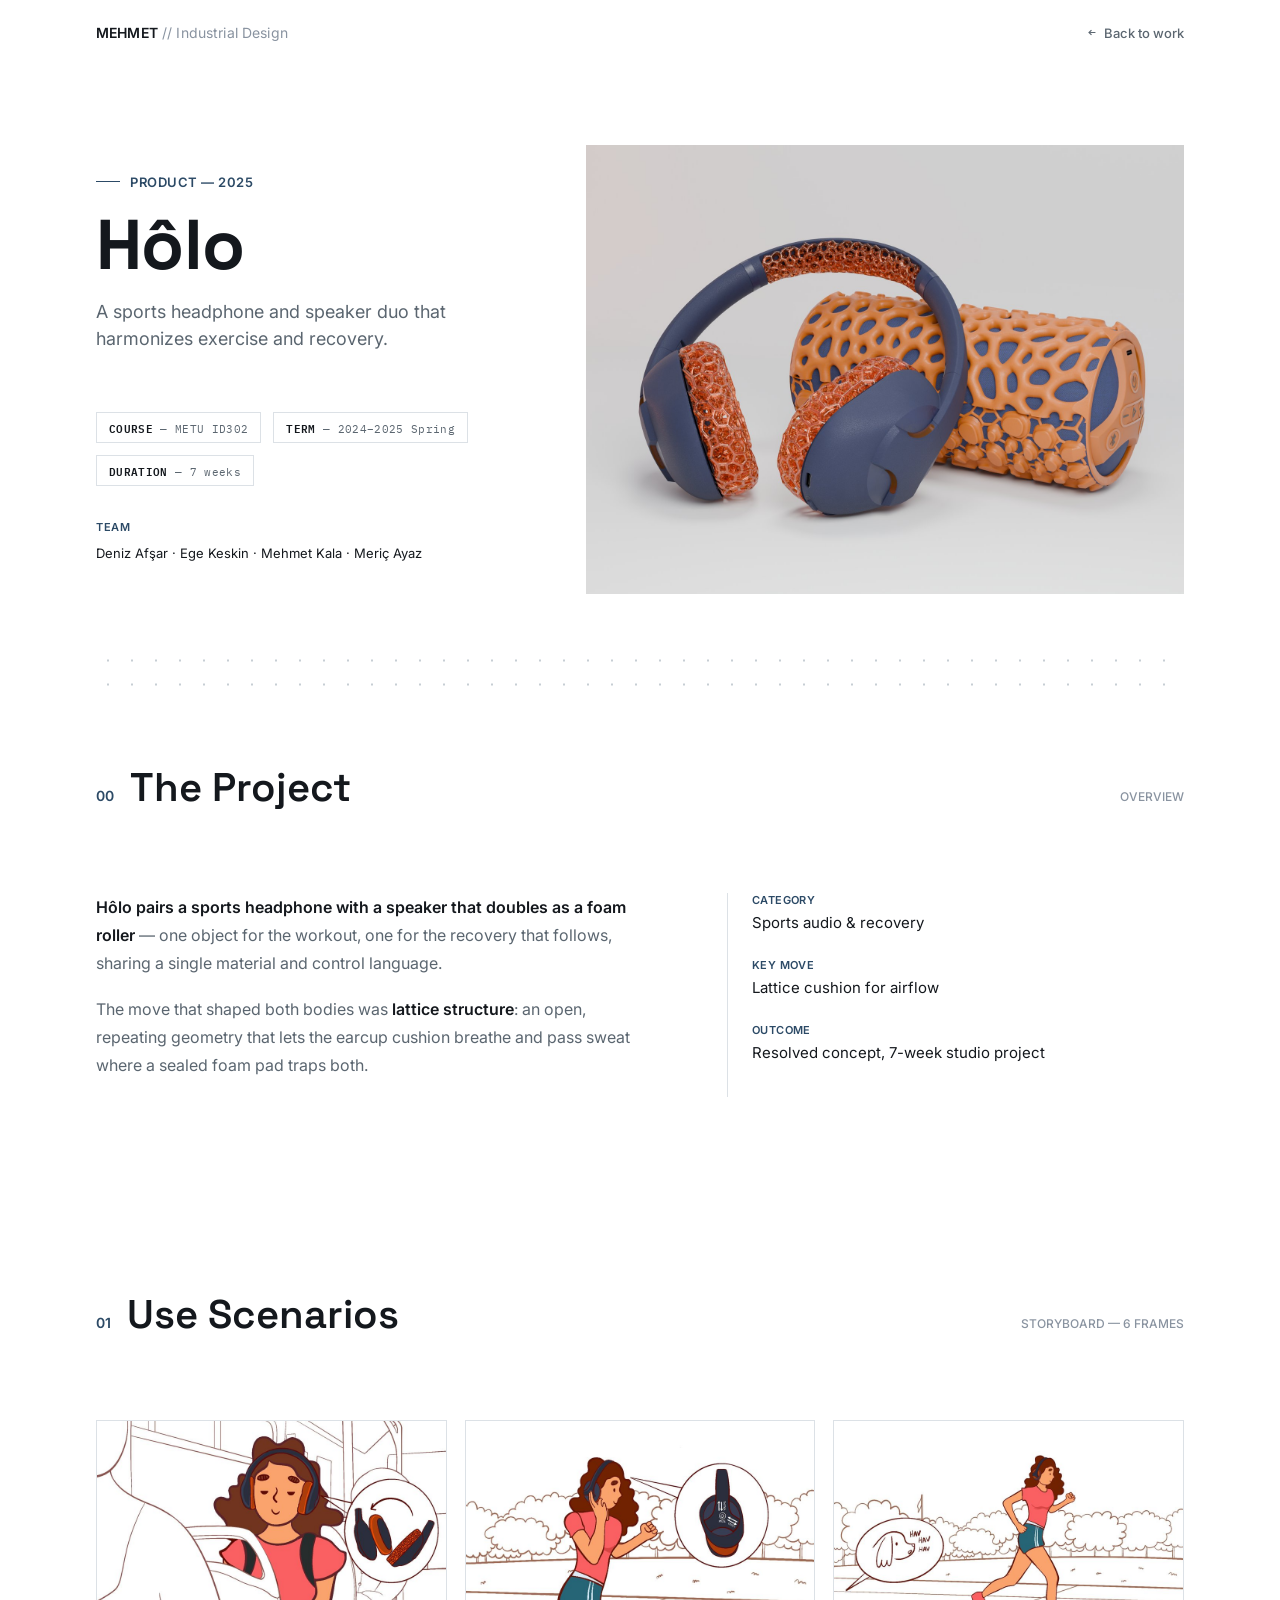
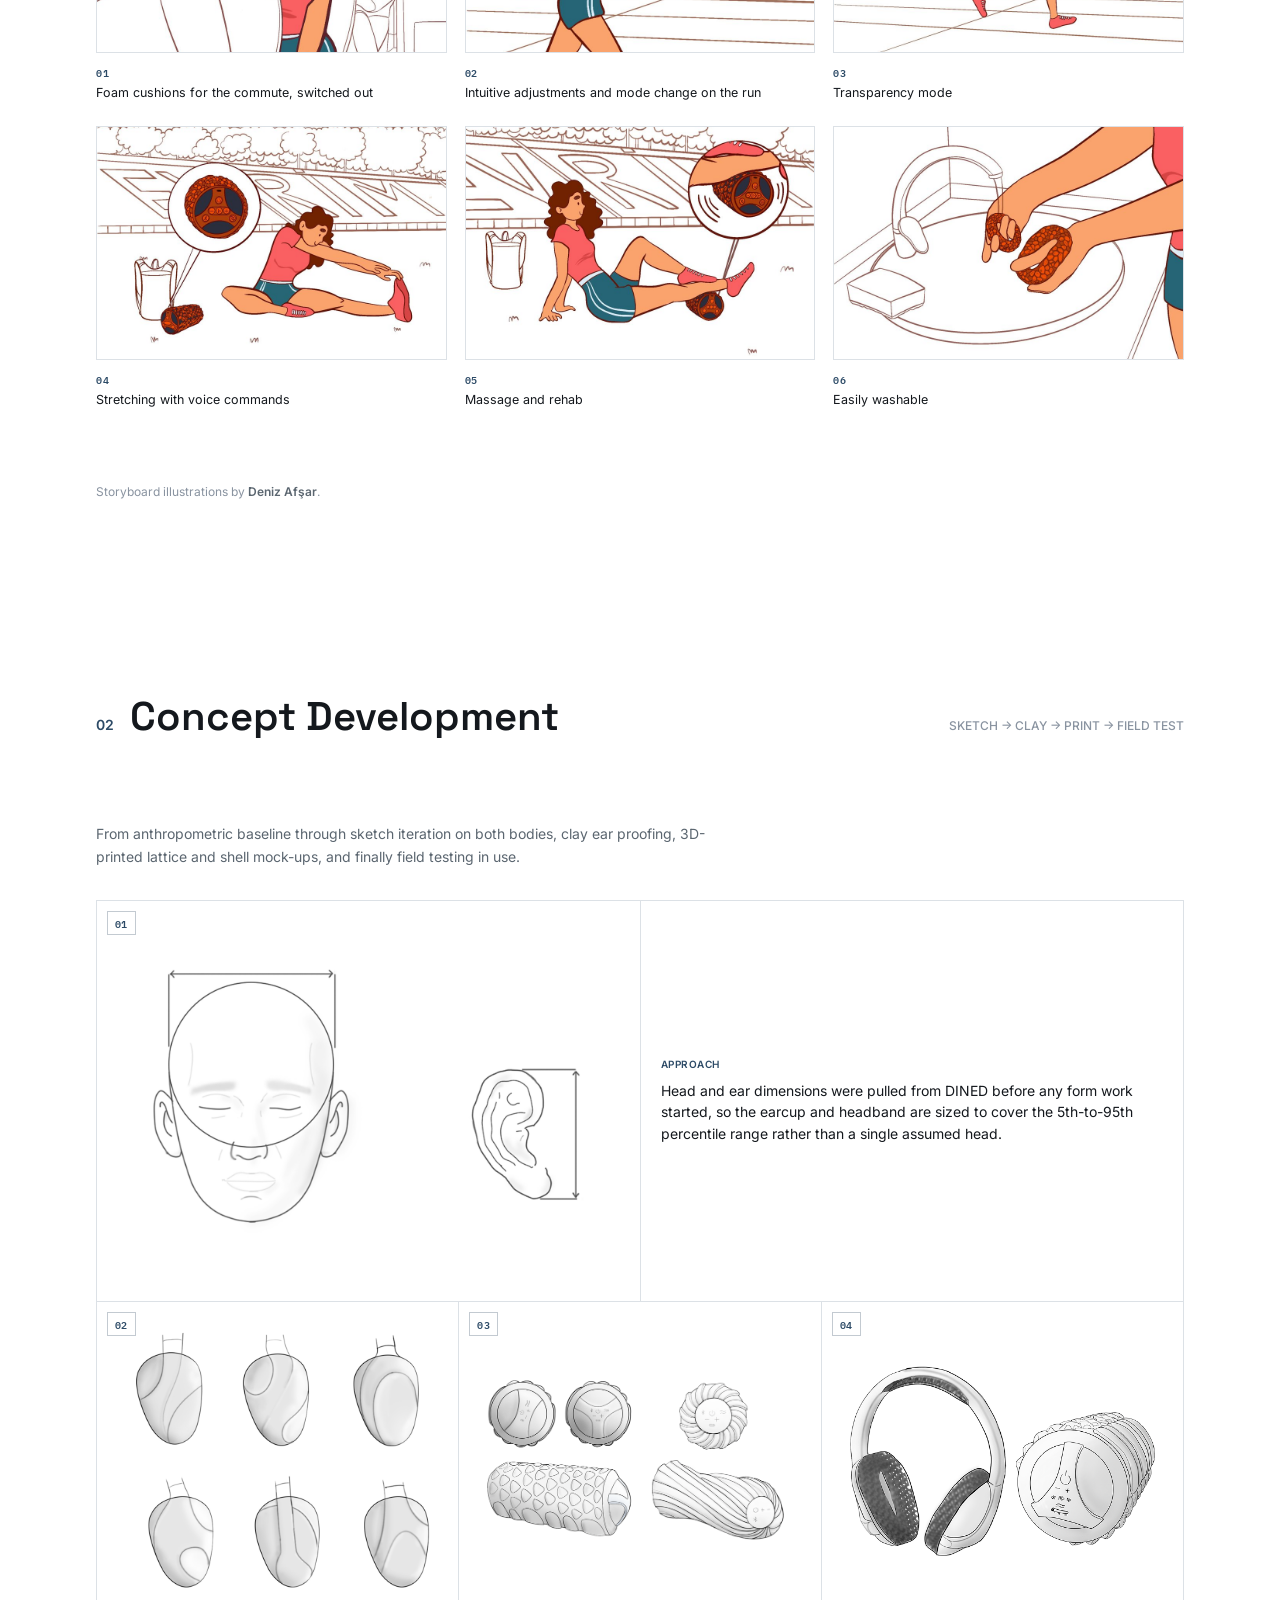
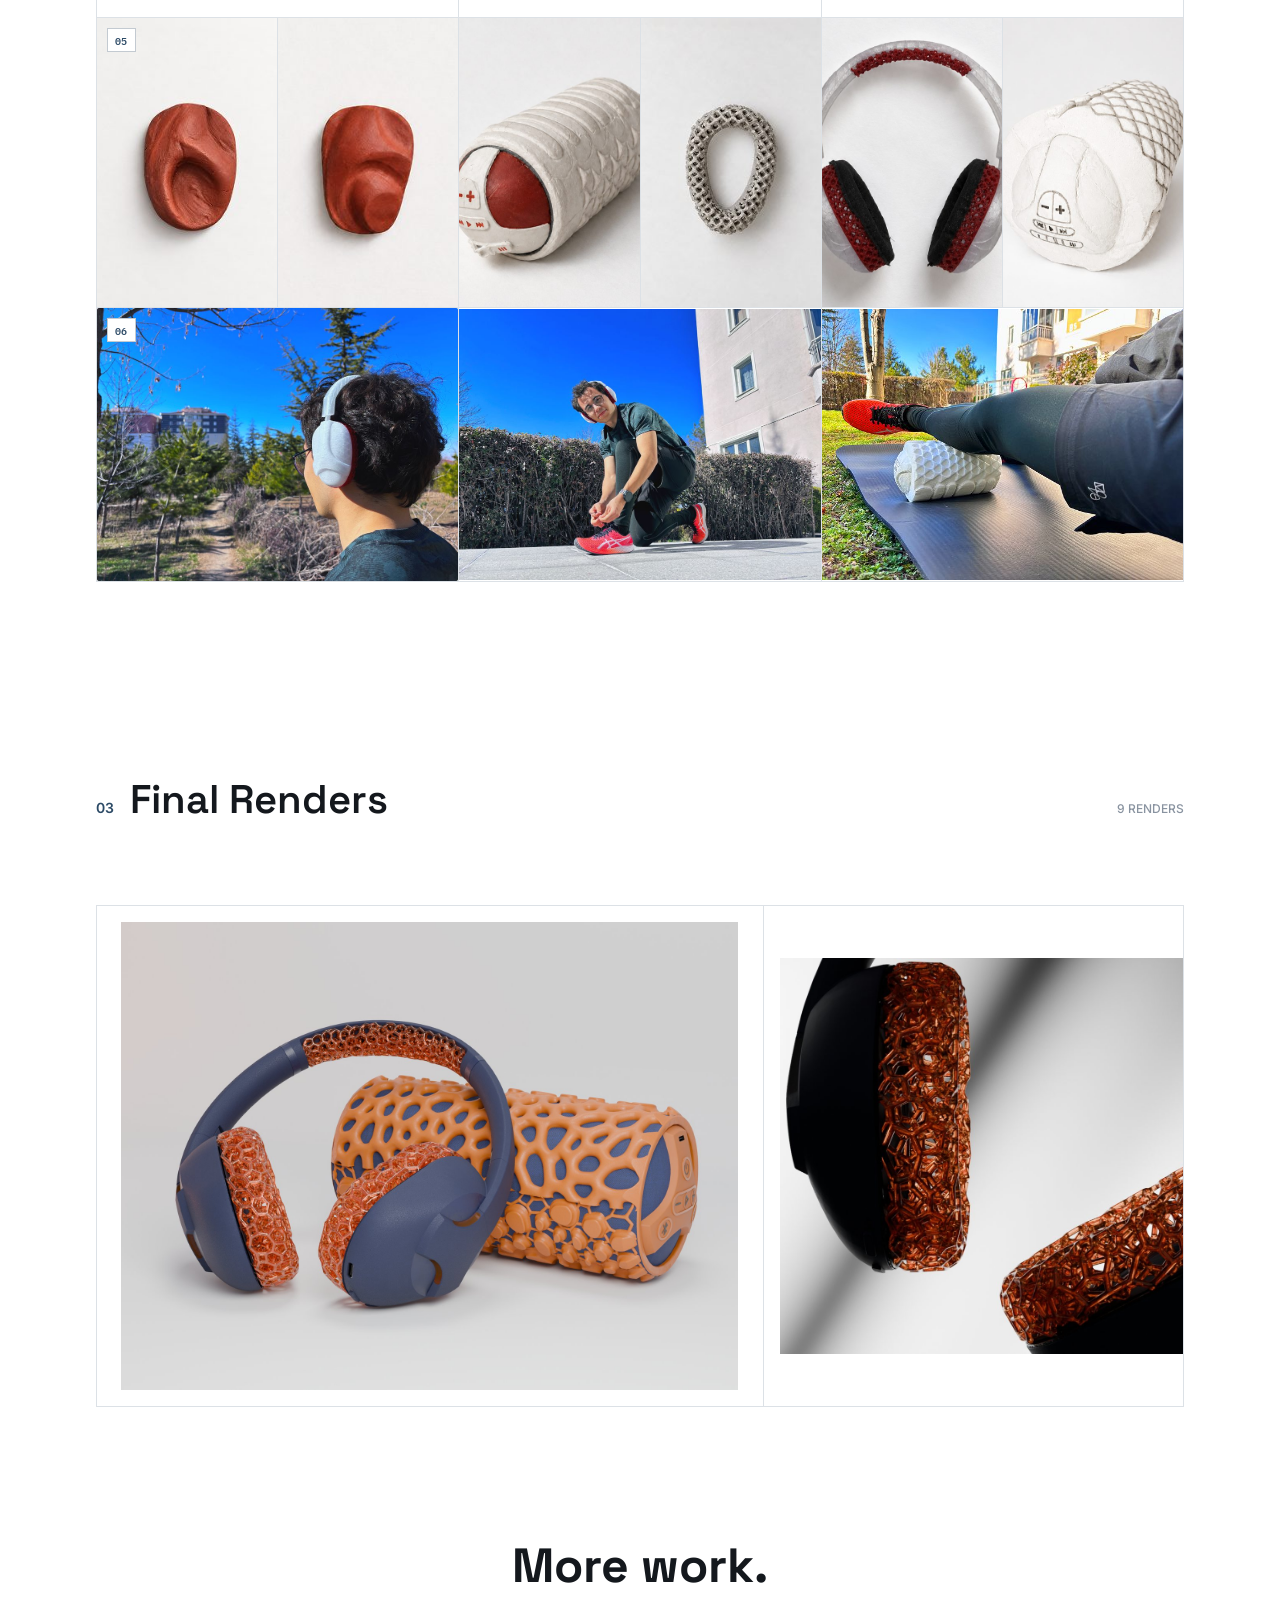
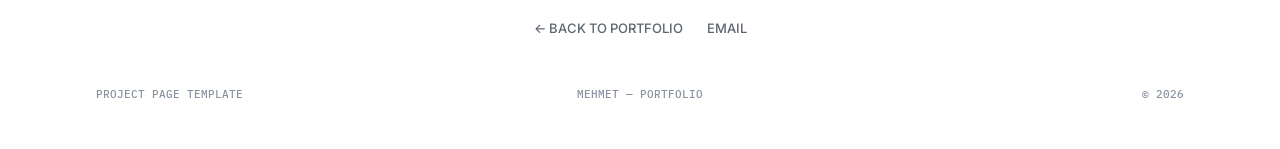
<file: site/project-holo.html>
<!DOCTYPE html>
<html lang="en">
<head>
<meta charset="UTF-8">
<meta name="viewport" content="width=device-width, initial-scale=1.0">
<title>Hôlo — Sports Headphone &amp; Speaker Duo — Mehmet Kala</title>
<link rel="icon" href="/favicon.svg" type="image/svg+xml">
<link rel="icon" href="/favicon-32.png" type="image/png" sizes="32x32">
<link rel="preconnect" href="https://fonts.googleapis.com">
<link href="https://fonts.googleapis.com/css2?family=Space+Grotesk:wght@400;500;600;700&family=IBM+Plex+Mono:wght@400;500;600&family=Inter:wght@400;500;600&display=swap" rel="stylesheet">
<link rel="stylesheet" href="css/style.css">
</head>
<body>

<nav>
  <div class="nav-row">
    <div class="logo">MEHMET <span>// Industrial Design</span></div>
    <a class="back-link" href="index.html"><span class="arrow mono">←</span> Back to work</a>
  </div>
  <div class="dot-rule"></div>
</nav>

<!-- ================= PROJECT HEADER ================= -->
<header class="project-header">
  <div>
    <div class="eyebrow">PRODUCT — 2025</div>
    <h1>Hôlo</h1>
    <p class="dek">A sports headphone and speaker duo that harmonizes exercise and recovery.</p>

    <div class="spec-row mono">
      <span><b>COURSE</b> — METU ID302</span>
      <span><b>TERM</b> — 2024–2025 Spring</span>
      <span><b>DURATION</b> — 7 weeks</span>
    </div>

    <div class="credits">
      <div class="k">TEAM</div>
      <div class="names">Deniz Afşar · Ege Keskin · Mehmet Kala · Meriç Ayaz</div>
    </div>
  </div>

  <div class="hero-render">
    <img src="images/holo_hero_render.jpg" alt="Hôlo headphone and speaker duo, final render">
    <div class="corner tl"></div><div class="corner tr"></div><div class="corner bl"></div><div class="corner br"></div>
  </div>
</header>

<div class="divider-dots dot-zone"></div>

<!-- ================= OVERVIEW ================= -->
<section class="panel">
  <div class="section-head">
    <div class="row">
      <span class="num">00</span>
      <h2>The Project</h2>
      <span class="note">OVERVIEW</span>
    </div>
    <div class="dot-rule"></div>
  </div>
  <div class="overview-grid">
    <div>
      <p><b>Hôlo pairs a sports headphone with a speaker that doubles as a foam roller</b> —
        one object for the workout, one for the recovery that follows, sharing a single
        material and control language.</p>
      <p>The move that shaped both bodies was <b>lattice structure</b>: an open, repeating
        geometry that lets the earcup cushion breathe and pass sweat where a sealed foam
        pad traps both.</p>
    </div>
    <div class="facts">
      <div class="fact"><div class="k">CATEGORY</div><div class="v">Sports audio &amp; recovery</div></div>
      <div class="fact"><div class="k">KEY MOVE</div><div class="v">Lattice cushion for airflow</div></div>
      <div class="fact"><div class="k">OUTCOME</div><div class="v">Resolved concept, 7-week studio project</div></div>
    </div>
  </div>
</section>

<div class="divider-dots dot-zone"></div>

<!-- ================= STORYBOARD ================= -->
<section class="panel">
  <div class="section-head">
    <div class="row">
      <span class="num">01</span>
      <h2>Use Scenarios</h2>
      <span class="note">STORYBOARD — 6 FRAMES</span>
    </div>
    <div class="dot-rule"></div>
  </div>

  <div class="storyboard">

    <div class="sb-frame">
      <div class="shot">
        <img src="images/IMG_2358.jpg" alt="Commuter on a bus swapping in foam cushions">
        <div class="corner tl"></div><div class="corner tr"></div><div class="corner bl"></div><div class="corner br"></div>
      </div>
      <div class="n mono">01</div>
      <div class="label">Foam cushions for the commute, switched out</div>
    </div>

    <div class="sb-frame">
      <div class="shot">
        <img src="images/IMG_2360.jpg" alt="Runner adjusting earcup controls mid-run">
        <div class="corner tl"></div><div class="corner tr"></div><div class="corner bl"></div><div class="corner br"></div>
      </div>
      <div class="n mono">02</div>
      <div class="label">Intuitive adjustments and mode change on the run</div>
    </div>

    <div class="sb-frame">
      <div class="shot">
        <img src="images/IMG_2364.jpg" alt="Runner hearing a dog bark through transparency mode">
        <div class="corner tl"></div><div class="corner tr"></div><div class="corner bl"></div><div class="corner br"></div>
      </div>
      <div class="n mono">03</div>
      <div class="label">Transparency mode</div>
    </div>

    <div class="sb-frame">
      <div class="shot">
        <img src="images/IMG_2362.jpg" alt="Stretching beside the speaker, using voice commands">
        <div class="corner tl"></div><div class="corner tr"></div><div class="corner bl"></div><div class="corner br"></div>
      </div>
      <div class="n mono">04</div>
      <div class="label">Stretching with voice commands</div>
    </div>

    <div class="sb-frame">
      <div class="shot">
        <img src="images/IMG_2363.jpg" alt="Using the speaker as a foam roller on the calf">
        <div class="corner tl"></div><div class="corner tr"></div><div class="corner bl"></div><div class="corner br"></div>
      </div>
      <div class="n mono">05</div>
      <div class="label">Massage and rehab</div>
    </div>

    <div class="sb-frame">
      <div class="shot">
        <img src="images/IMG_2359.jpg" alt="Washing the lattice cushions under a tap">
        <div class="corner tl"></div><div class="corner tr"></div><div class="corner bl"></div><div class="corner br"></div>
      </div>
      <div class="n mono">06</div>
      <div class="label">Easily washable</div>
    </div>

  </div>

  <div class="credit-line">
    <div class="dot-rule" style="margin-bottom:16px;"></div>
    Storyboard illustrations by <b>Deniz Afşar</b>.
  </div>
</section>

<div class="divider-dots dot-zone"></div>

<!-- ================= CONCEPT DEVELOPMENT ================= -->
<section class="panel">
  <div class="section-head">
    <div class="row">
      <span class="num">02</span>
      <h2>Concept Development</h2>
      <span class="note">SKETCH → CLAY → PRINT → FIELD TEST</span>
    </div>
    <div class="dot-rule"></div>
  </div>

  <p class="stage-caption" style="max-width:640px; margin-bottom:32px;">
    From anthropometric baseline through sketch iteration on both bodies, clay ear
    proofing, 3D-printed lattice and shell mock-ups, and finally field testing in use.
  </p>

  <div class="bento-grid">

    <!-- ROW 1 — anthropometric diagram + approach statement -->
    <div class="bento-cell media pad-xl b-col3 b-row2">
      <span class="tag mono">01</span>
      <img src="images/anthropometric_diagram.png" alt="Head and ear dimensioning">
      <div class="corner tl"></div><div class="corner tr"></div><div class="corner bl"></div><div class="corner br"></div>
    </div>
    <div class="bento-cell note b-col3 b-row2">
      <div class="k">APPROACH</div>
      <p>Head and ear dimensions were pulled from DINED before any form work started,
        so the earcup and headband are sized to cover the 5th-to-95th percentile range
        rather than a single assumed head.</p>
    </div>

    <!-- ROW 2 — sketch development: earcup, speaker, resolved duo -->
    <div class="bento-cell media b-col2 b-row2">
      <span class="tag mono">02</span>
      <img src="images/Earcup_sketches.png" alt="Earcup form iterations, six variants">
      <div class="corner tl"></div><div class="corner tr"></div><div class="corner bl"></div><div class="corner br"></div>
    </div>
    <div class="bento-cell media b-col2 b-row2">
      <span class="tag mono">03</span>
      <img src="images/speaker_sketches.png" alt="Speaker form iterations">
      <div class="corner tl"></div><div class="corner tr"></div><div class="corner bl"></div><div class="corner br"></div>
    </div>
    <div class="bento-cell media b-col2 b-row2">
      <span class="tag mono">04</span>
      <img src="images/high_fidelity_duo_sketch.png" alt="Resolved headphone and speaker duo">
      <div class="corner tl"></div><div class="corner tr"></div><div class="corner bl"></div><div class="corner br"></div>
    </div>

    <!-- ROW 3 — physical studies: clay ear proofs, 3D-printed parts, mock-ups -->
    <div class="bento-cell media crop b-col1 b-row2">
      <span class="tag mono">05</span>
      <img src="images/clay_image_one.jpg" alt="Clay ear study, earcup cavity">
      <div class="corner tl"></div><div class="corner tr"></div><div class="corner bl"></div><div class="corner br"></div>
    </div>
    <div class="bento-cell media crop b-col1 b-row2">
      <img src="images/clay_image_two.jpg" alt="Clay ear study, ear geometry">
      <div class="corner tl"></div><div class="corner tr"></div><div class="corner bl"></div><div class="corner br"></div>
    </div>
    <div class="bento-cell media crop b-col1 b-row2">
      <img src="images/speaker_phsical_mockup.jpg" alt="Speaker mock-up, control face">
      <div class="corner tl"></div><div class="corner tr"></div><div class="corner bl"></div><div class="corner br"></div>
    </div>
    <div class="bento-cell media crop b-col1 b-row2">
      <img src="images/earcup_elastic_trial_1.jpg" alt="3D-printed elastic lattice earcup trial">
      <div class="corner tl"></div><div class="corner tr"></div><div class="corner bl"></div><div class="corner br"></div>
    </div>
    <div class="bento-cell media crop b-col1 b-row2">
      <img src="images/headphone_physical_mockup.jpg" alt="Headphone physical mock-up">
      <div class="corner tl"></div><div class="corner tr"></div><div class="corner bl"></div><div class="corner br"></div>
    </div>
    <div class="bento-cell media crop b-col1 b-row2">
      <img src="images/speaker_physical_2.jpg" alt="Speaker mock-up, textured shell">
      <div class="corner tl"></div><div class="corner tr"></div><div class="corner bl"></div><div class="corner br"></div>
    </div>

    <!-- ROW 4 — in-use testing -->
    <div class="bento-cell media b-col6">
      <span class="tag mono">06</span>
      <div class="bento-triptych">
        <img src="images/physical_test_2.jpg" alt="Headphone worn on a trail">
        <img src="images/physical_test_1.jpg" alt="Headphone worn while tying running shoes">
        <img src="images/physical_test_3.jpg" alt="Speaker used as a foam roller">
      </div>
      <div class="corner tl"></div><div class="corner tr"></div><div class="corner bl"></div><div class="corner br"></div>
    </div>

  </div>

</section>

<div class="divider-dots dot-zone"></div>

<!-- ================= FINAL GALLERY ================= -->
<section class="panel">
  <div class="section-head">
    <div class="row">
      <span class="num">03</span>
      <h2>Final Renders</h2>
      <span class="note">9 RENDERS</span>
    </div>
    <div class="dot-rule"></div>
  </div>

  <div class="slider-wrap">
    <div class="slider" id="renderSlider">

      <div class="slide">
        <div class="shot">
          <img src="images/holo_hero_render.jpg" alt="Hôlo headphone and speaker duo">
          <div class="corner tl"></div><div class="corner tr"></div><div class="corner bl"></div><div class="corner br"></div>
        </div>
      </div>

      <div class="slide">
        <div class="shot">
          <img src="images/r1_cushion_lattice.jpg" alt="Lattice cushion detail">
          <div class="corner tl"></div><div class="corner tr"></div><div class="corner bl"></div><div class="corner br"></div>
        </div>
      </div>

      <div class="slide">
        <div class="shot grey">
          <img src="images/r2_headband_section.jpg" alt="Headband cross-section">
          <div class="corner tl"></div><div class="corner tr"></div><div class="corner bl"></div><div class="corner br"></div>
        </div>
      </div>

      <div class="slide">
        <div class="shot grey">
          <img src="images/r3_folded.jpg" alt="Headphone folded flat">
          <div class="corner tl"></div><div class="corner tr"></div><div class="corner bl"></div><div class="corner br"></div>
        </div>
      </div>

      <div class="slide">
        <div class="shot grey">
          <img src="images/r4_speaker_face.jpg" alt="Speaker control face">
          <div class="corner tl"></div><div class="corner tr"></div><div class="corner bl"></div><div class="corner br"></div>
        </div>
      </div>

      <div class="slide">
        <div class="shot grey">
          <img src="images/r5_earcup_controls.jpg" alt="Earcup control mapping">
          <div class="corner tl"></div><div class="corner tr"></div><div class="corner bl"></div><div class="corner br"></div>
        </div>
      </div>

      <div class="slide">
        <div class="shot grey">
          <img src="images/r6_speaker_body.jpg" alt="Speaker full body">
          <div class="corner tl"></div><div class="corner tr"></div><div class="corner bl"></div><div class="corner br"></div>
        </div>
      </div>

      <div class="slide">
        <div class="shot grey">
          <img src="images/r7_cushion_detach.jpg" alt="Earcup with cushion detached">
          <div class="corner tl"></div><div class="corner tr"></div><div class="corner bl"></div><div class="corner br"></div>
        </div>
      </div>

      <div class="slide">
        <div class="shot grey">
          <img src="images/r8_speaker_endcap.jpg" alt="Speaker end cap">
          <div class="corner tl"></div><div class="corner tr"></div><div class="corner bl"></div><div class="corner br"></div>
        </div>
      </div>

    </div>

    <div class="slider-controls">
      <button type="button" data-dir="-1" aria-label="Previous render">←</button>
      <button type="button" data-dir="1" aria-label="Next render">→</button>
    </div>
  </div>
</section>

<div class="dot-rule"></div>

<footer>
  <h2>More work.</h2>
  <div class="contact-links">
    <a href="index.html">← BACK TO PORTFOLIO</a>
    <a href="mailto:mehmet0kala@gmail.com">EMAIL</a>
  </div>
  <div class="footer-meta mono">
    <span>PROJECT PAGE TEMPLATE</span>
    <span>MEHMET — PORTFOLIO</span>
    <span>© 2026</span>
  </div>
</footer>

<script>
  (function () {
    var slider = document.getElementById('renderSlider');
    if (!slider) return;

    function step() {
      var slide = slider.querySelector('.slide');
      return slide ? slide.getBoundingClientRect().width + 1 : slider.clientWidth;
    }

    document.querySelectorAll('.slider-controls button').forEach(function (btn) {
      btn.addEventListener('click', function () {
        slider.scrollBy({ left: step() * Number(btn.dataset.dir), behavior: 'smooth' });
      });
    });

    // click-and-drag to pan, for mouse users
    var down = false, startX = 0, startScroll = 0;
    slider.addEventListener('mousedown', function (e) {
      down = true; startX = e.pageX; startScroll = slider.scrollLeft;
      slider.style.cursor = 'grabbing';
    });
    ['mouseup', 'mouseleave'].forEach(function (evt) {
      slider.addEventListener(evt, function () { down = false; slider.style.cursor = ''; });
    });
    slider.addEventListener('mousemove', function (e) {
      if (!down) return;
      e.preventDefault();
      slider.scrollLeft = startScroll - (e.pageX - startX);
    });
  })();

  (function(){
    // lightbox — click any slide image for a large view with zoom + prev/next
    var lightbox = document.createElement('div');
    lightbox.className = 'lightbox';
    lightbox.innerHTML =
      '<button class="lightbox-close" type="button" aria-label="Close">✕</button>' +
      '<button class="lightbox-nav prev" type="button" aria-label="Previous image">←</button>' +
      '<div class="lightbox-stage"><img class="lightbox-img" alt=""></div>' +
      '<button class="lightbox-nav next" type="button" aria-label="Next image">→</button>';
    document.body.appendChild(lightbox);

    var stageImg = lightbox.querySelector('.lightbox-img');
    var btnClose = lightbox.querySelector('.lightbox-close');
    var btnPrev = lightbox.querySelector('.lightbox-nav.prev');
    var btnNext = lightbox.querySelector('.lightbox-nav.next');
    var curGroup = [], curIndex = 0;

    function show(){
      stageImg.classList.remove('zoomed');
      var img = curGroup[curIndex];
      stageImg.src = img.currentSrc || img.src;
      stageImg.alt = img.alt || '';
      var multi = curGroup.length > 1;
      btnPrev.hidden = !multi;
      btnNext.hidden = !multi;
    }
    function open(group, index){
      curGroup = group; curIndex = index; show();
      lightbox.classList.add('open');
      document.body.style.overflow = 'hidden';
    }
    function close(){
      lightbox.classList.remove('open');
      document.body.style.overflow = '';
    }
    function prev(){ curIndex = (curIndex - 1 + curGroup.length) % curGroup.length; show(); }
    function next(){ curIndex = (curIndex + 1) % curGroup.length; show(); }

    btnClose.addEventListener('click', close);
    btnPrev.addEventListener('click', prev);
    btnNext.addEventListener('click', next);
    lightbox.addEventListener('click', function(e){ if(e.target === lightbox) close(); });
    stageImg.addEventListener('click', function(e){
      e.stopPropagation();
      stageImg.classList.toggle('zoomed');
    });
    document.addEventListener('keydown', function(e){
      if(!lightbox.classList.contains('open')) return;
      if(e.key === 'Escape') close();
      else if(e.key === 'ArrowLeft') prev();
      else if(e.key === 'ArrowRight') next();
    });

    document.querySelectorAll('.slider').forEach(function(slider){
      var imgs = Array.prototype.slice.call(slider.querySelectorAll('.slide .shot img'));
      if(!imgs.length) return;
      imgs.forEach(function(img, i){
        var downX = 0, downY = 0, dragged = false;
        img.addEventListener('mousedown', function(e){ downX = e.clientX; downY = e.clientY; dragged = false; });
        img.addEventListener('mousemove', function(e){
          if(e.buttons === 1 && (Math.abs(e.clientX - downX) > 6 || Math.abs(e.clientY - downY) > 6)) dragged = true;
        });
        img.addEventListener('click', function(){
          if(dragged) return;
          open(imgs, i);
        });
      });
    });
  })();
</script>

</body>
</html>
</file>
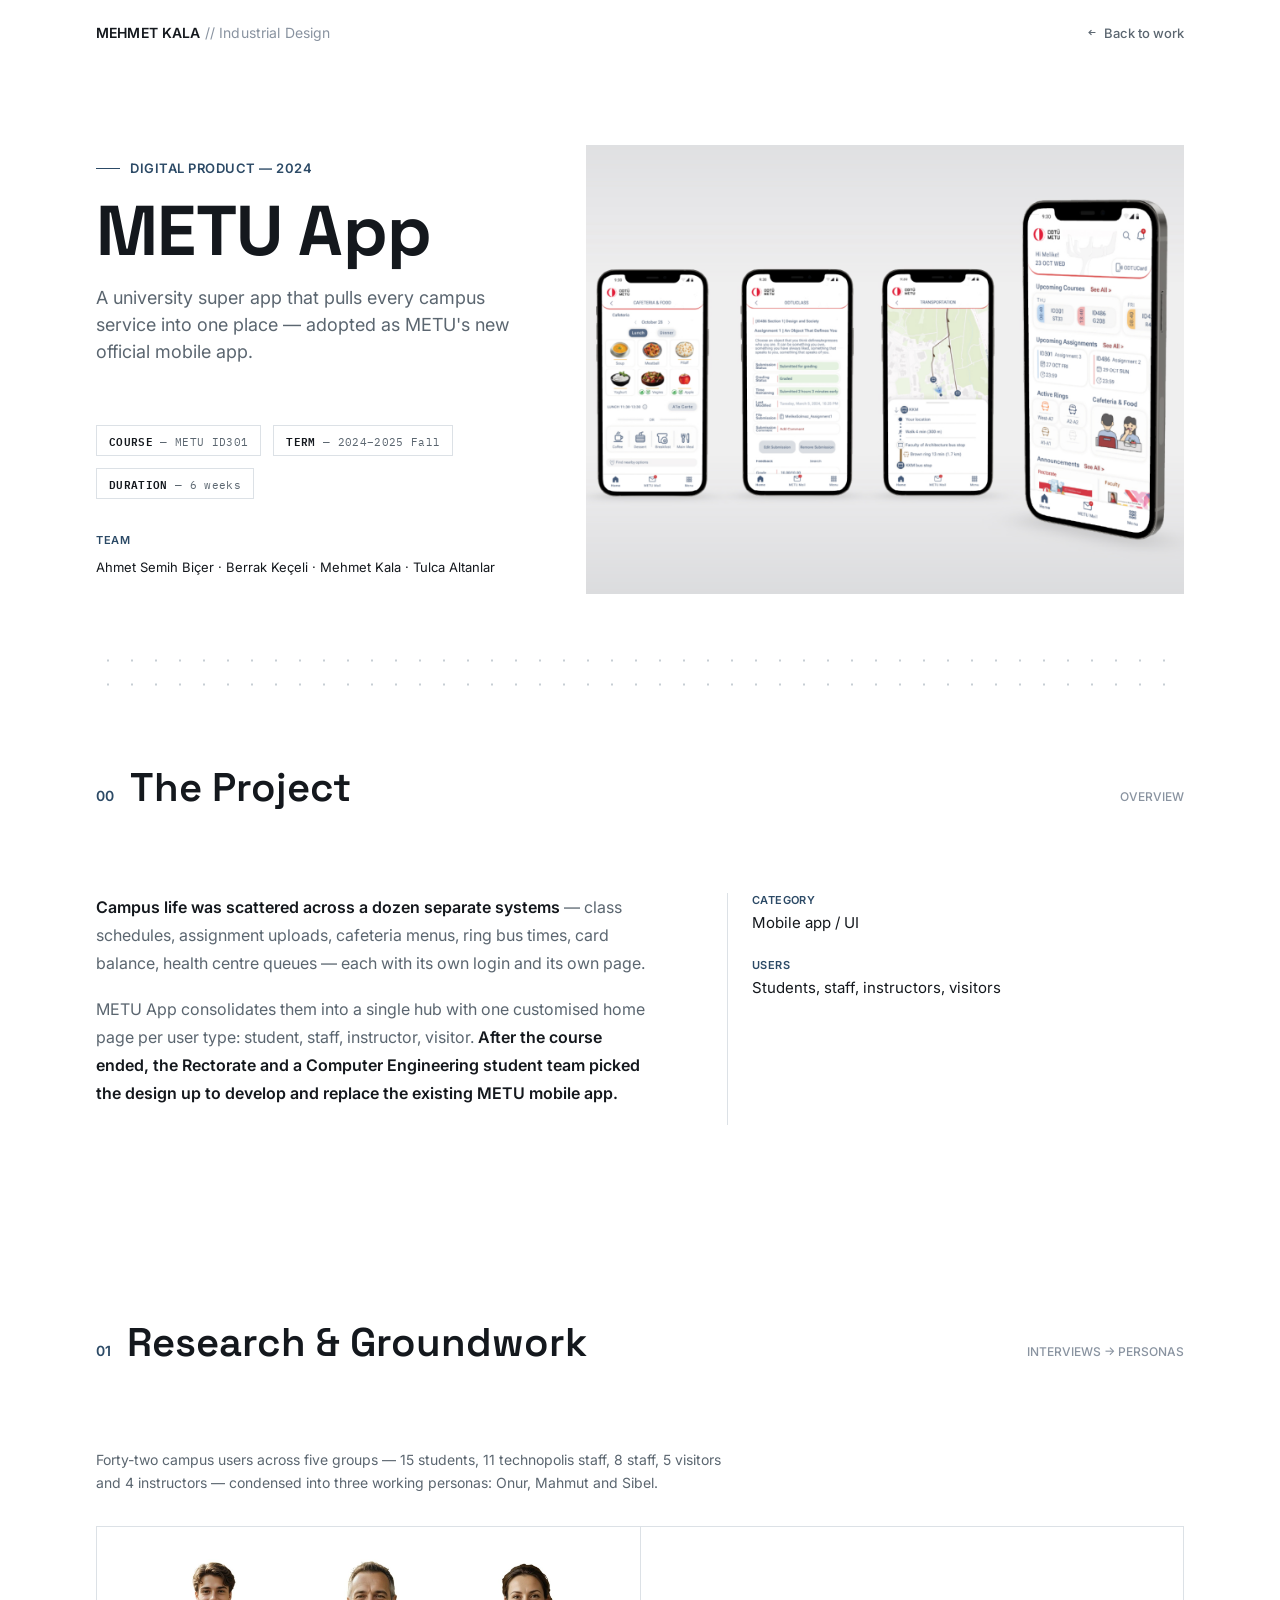
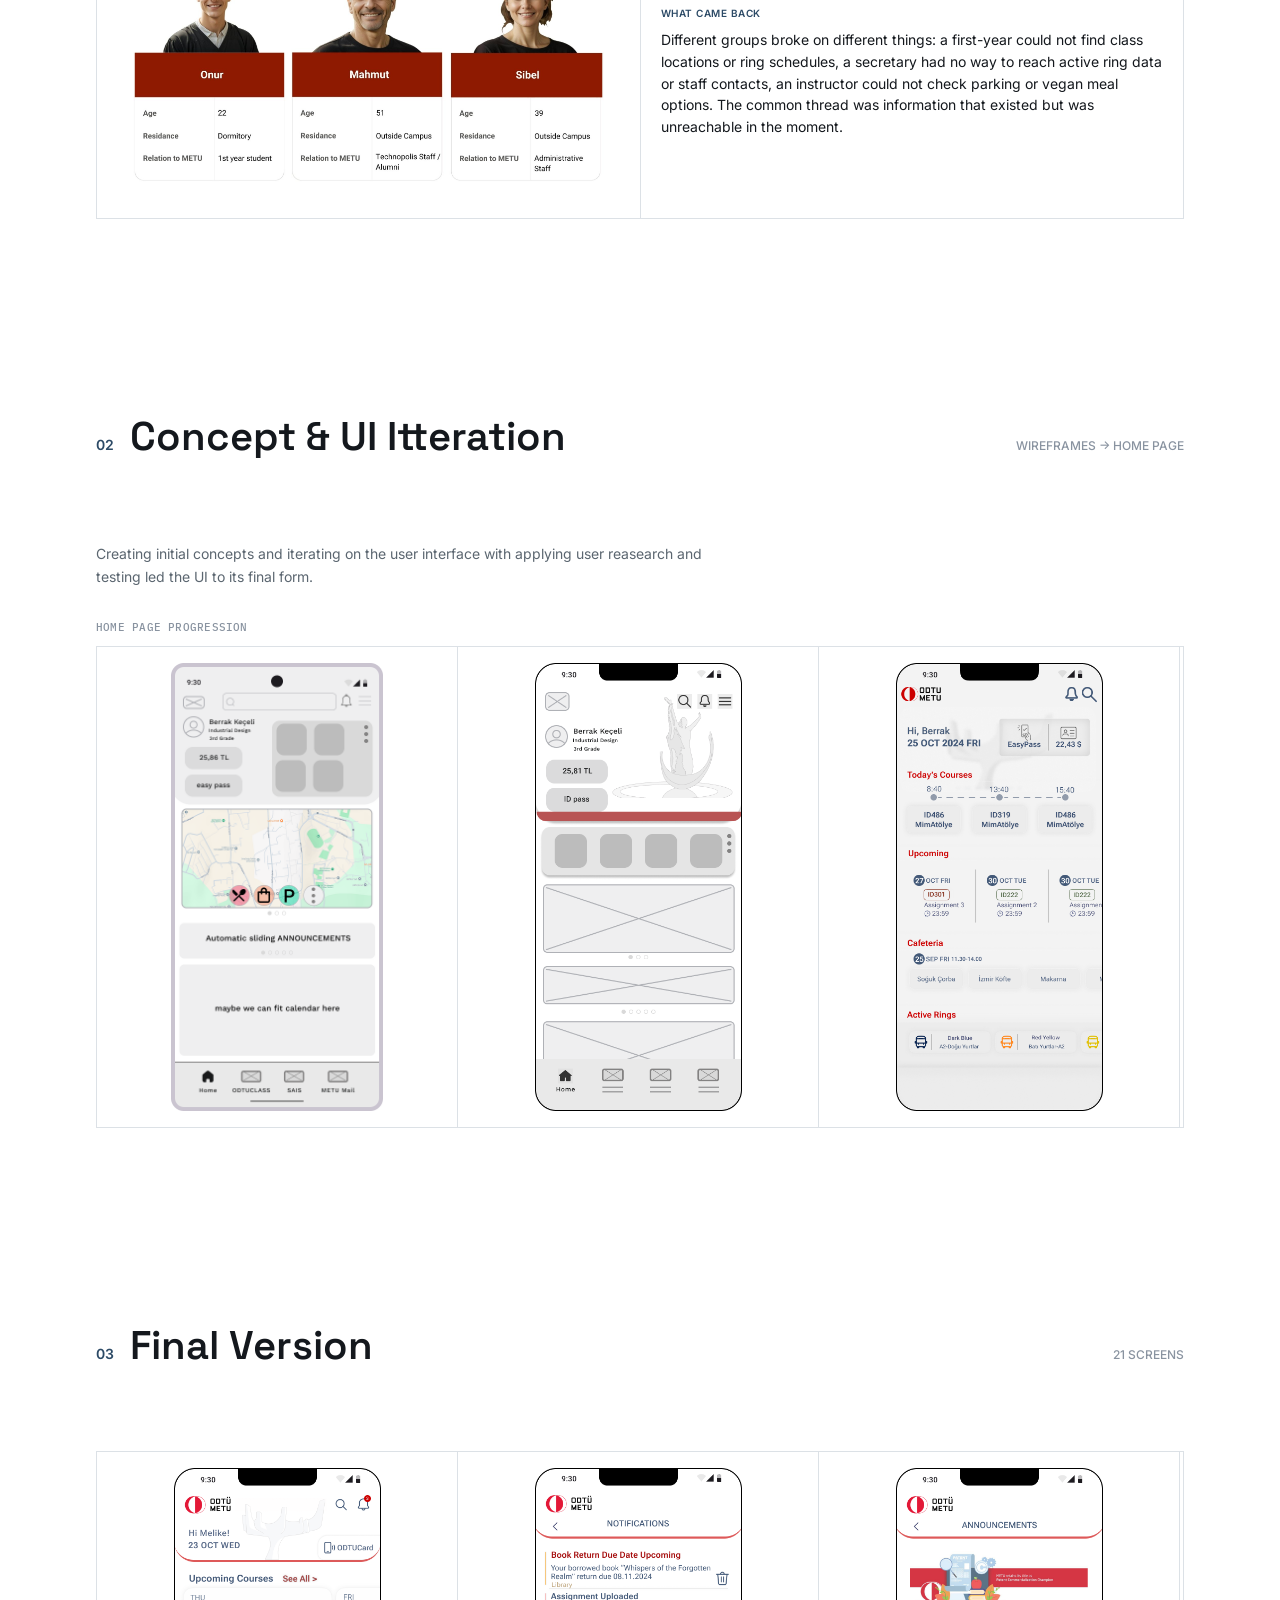
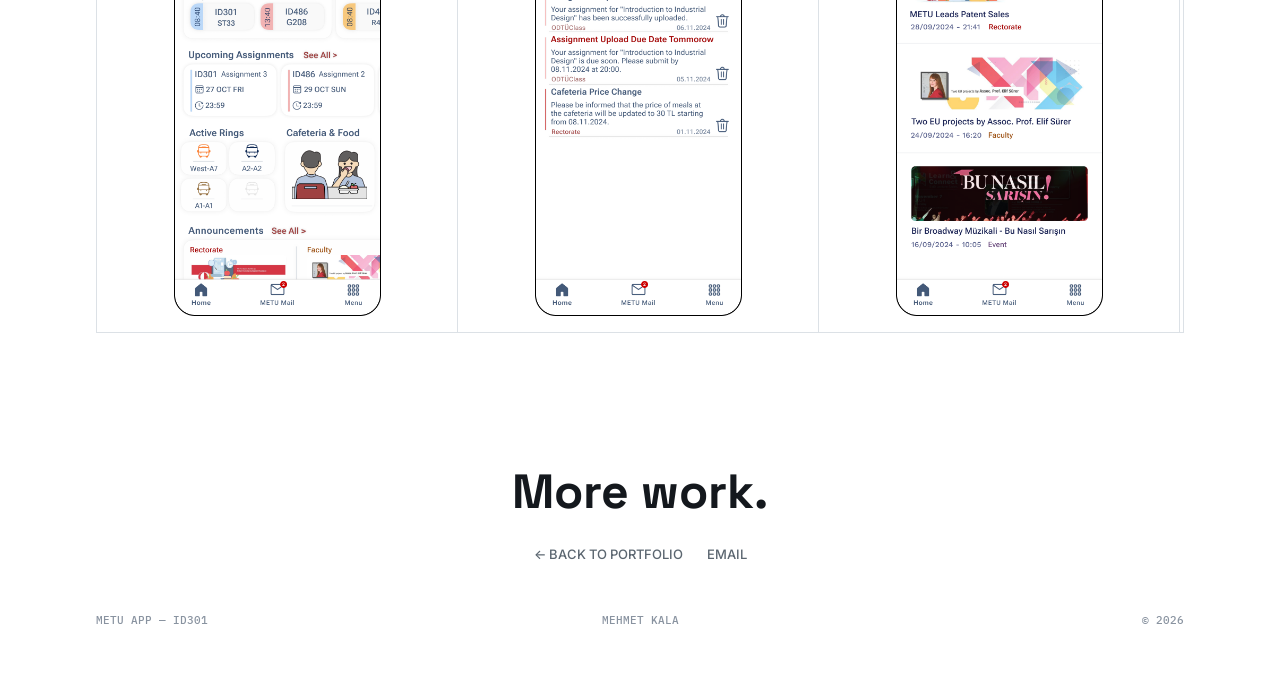
<file: site/project-metu-app.html>
<!DOCTYPE html>
<html lang="en">
<head>
<meta charset="UTF-8">
<meta name="viewport" content="width=device-width, initial-scale=1.0">
<title>METU App — University Super App — Mehmet Kala</title>
<link rel="icon" href="/favicon.svg" type="image/svg+xml">
<link rel="icon" href="/favicon-32.png" type="image/png" sizes="32x32">
<link rel="preconnect" href="https://fonts.googleapis.com">
<link href="https://fonts.googleapis.com/css2?family=Space+Grotesk:wght@400;500;600;700&family=IBM+Plex+Mono:wght@400;500;600&family=Inter:wght@400;500;600&display=swap" rel="stylesheet">
<link rel="stylesheet" href="css/style.css">
</head>
<body>

<nav>
  <div class="nav-row">
    <div class="logo">MEHMET KALA <span>// Industrial Design</span></div>
    <a class="back-link" href="index.html"><span class="arrow mono">←</span> Back to work</a>
  </div>
  <div class="dot-rule"></div>
</nav>

<!-- ================= PROJECT HEADER ================= -->
<header class="project-header">
  <div>
    <div class="eyebrow">DIGITAL PRODUCT — 2024</div>
    <h1>METU App</h1>
    <p class="dek">A university super app that pulls every campus service into one place —
      adopted as METU's new official mobile app.</p>

    <div class="spec-row mono">
      <span><b>COURSE</b> — METU ID301</span>
      <span><b>TERM</b> — 2024–2025 Fall</span>
      <span><b>DURATION</b> — 6 weeks</span>
    </div>

    <div class="credits">
      <div class="k">TEAM</div>
      <div class="names">Ahmet Semih Biçer · Berrak Keçeli · Mehmet Kala · Tulca Altanlar</div>
    </div>
  </div>

  <div class="hero-render">
    <img src="images/app_hero.jpg" alt="METU App, hero screens">
    <div class="corner tl"></div><div class="corner tr"></div><div class="corner bl"></div><div class="corner br"></div>
  </div>
</header>

<div class="divider-dots dot-zone"></div>

<!-- ================= THE PROJECT ================= -->
<section class="panel">
  <div class="section-head">
    <div class="row">
      <span class="num">00</span>
      <h2>The Project</h2>
      <span class="note">OVERVIEW</span>
    </div>
    <div class="dot-rule"></div>
  </div>
  <div class="overview-grid">
    <div>
      <p><b>Campus life was scattered across a dozen separate systems</b> — class schedules,
        assignment uploads, cafeteria menus, ring bus times, card balance, health centre
        queues — each with its own login and its own page.</p>
      <p>METU App consolidates them into a single hub with one customised home page per
        user type: student, staff, instructor, visitor. <b>After the course ended, the
        Rectorate and a Computer Engineering student team picked the design up to develop
        and replace the existing METU mobile app.</b></p>
    </div>
    <div class="facts">
      <div class="fact"><div class="k">CATEGORY</div><div class="v">Mobile app / UI</div></div>
      <div class="fact"><div class="k">USERS</div><div class="v">Students, staff, instructors, visitors</div></div>
    </div>
  </div>
</section>

<div class="divider-dots dot-zone"></div>

<!-- ================= RESEARCH & GROUNDWORK ================= -->
<section class="panel">
  <div class="section-head">
    <div class="row">
      <span class="num">01</span>
      <h2>Research &amp; Groundwork</h2>
      <span class="note">INTERVIEWS → PERSONAS</span>
    </div>
    <div class="dot-rule"></div>
  </div>

  <p class="stage-caption" style="max-width:640px; margin-bottom:32px;">
    Forty-two campus users across five groups — 15 students, 11 technopolis staff, 8 staff,
    5 visitors and 4 instructors — condensed into three working personas: Onur, Mahmut and
    Sibel.
  </p>

  <div class="bento-grid">

    <div class="bento-cell media b-col3 b-row2">
      <img src="images/app_personas.jpg" alt="Three working personas — Onur, Mahmut and Sibel — with age, residence and relation to METU">
      <div class="corner tl"></div><div class="corner tr"></div><div class="corner bl"></div><div class="corner br"></div>
    </div>
    <div class="bento-cell note b-col3 b-row2">
      <div class="k">WHAT CAME BACK</div>
      <p>Different groups broke on different things: a first-year could not find class
        locations or ring schedules, a secretary had no way to reach active ring data or
        staff contacts, an instructor could not check parking or vegan meal options. The
        common thread was information that existed but was unreachable in the moment.</p>
    </div>

  </div>
</section>

<div class="divider-dots dot-zone"></div>

<!-- ================= CONCEPT & FORM GENERATION ================= -->
<section class="panel">
  <div class="section-head">
    <div class="row">
      <span class="num">02</span>
      <h2>Concept &amp; UI Itteration</h2>
      <span class="note">WIREFRAMES → HOME PAGE</span>
    </div>
    <div class="dot-rule"></div>
  </div>

  <p class="stage-caption" style="max-width:640px; margin-bottom:32px;">
    Creating initial concepts and iterating on the user interface with applying user reasearch and testing led the UI to its final form.
  </p>

  <div class="media-caption mono" style="margin-bottom:12px;">HOME PAGE PROGRESSION</div>
  <div class="slider-wrap slider-wrap--compact slider-wrap--4up">
    <div class="slider" id="hpSlider">

      <div class="slide"><div class="shot">
        <img src="images/app_hp_progression_1.png" alt="Home page progression, iteration 1">
        <div class="corner tl"></div><div class="corner tr"></div><div class="corner bl"></div><div class="corner br"></div>
      </div></div>

      <div class="slide"><div class="shot">
        <img src="images/app_hp_progression_2.png" alt="Home page progression, iteration 2">
        <div class="corner tl"></div><div class="corner tr"></div><div class="corner bl"></div><div class="corner br"></div>
      </div></div>

      <div class="slide"><div class="shot">
        <img src="images/app_hp_progression_3.png" alt="Home page progression, iteration 3">
        <div class="corner tl"></div><div class="corner tr"></div><div class="corner bl"></div><div class="corner br"></div>
      </div></div>

      <div class="slide"><div class="shot">
        <img src="images/app_hp_progression_4.png" alt="Home page progression, iteration 4">
        <div class="corner tl"></div><div class="corner tr"></div><div class="corner bl"></div><div class="corner br"></div>
      </div></div>

      <div class="slide"><div class="shot">
        <img src="images/app_hp_progression_5.png" alt="Home page progression, iteration 5">
        <div class="corner tl"></div><div class="corner tr"></div><div class="corner bl"></div><div class="corner br"></div>
      </div></div>

      <div class="slide"><div class="shot">
        <img src="images/app_hp_progression_6.png" alt="Home page progression, iteration 6">
        <div class="corner tl"></div><div class="corner tr"></div><div class="corner bl"></div><div class="corner br"></div>
      </div></div>

      <div class="slide"><div class="shot">
        <img src="images/app_hp_progression_7.png" alt="Home page progression, iteration 7">
        <div class="corner tl"></div><div class="corner tr"></div><div class="corner bl"></div><div class="corner br"></div>
      </div></div>

      <div class="slide"><div class="shot">
        <img src="images/app_hp_progression_8.png" alt="Home page progression, iteration 8">
        <div class="corner tl"></div><div class="corner tr"></div><div class="corner bl"></div><div class="corner br"></div>
      </div></div>

      <div class="slide"><div class="shot">
        <img src="images/app_hp_progression_9.png" alt="Home page progression, iteration 9">
        <div class="corner tl"></div><div class="corner tr"></div><div class="corner bl"></div><div class="corner br"></div>
      </div></div>

      <div class="slide"><div class="shot">
        <img src="images/app_hp_progression_10.png" alt="Home page progression, iteration 10">
        <div class="corner tl"></div><div class="corner tr"></div><div class="corner bl"></div><div class="corner br"></div>
      </div></div>

    </div>

    <div class="slider-controls">
      <button type="button" data-dir="-1" aria-label="Previous iteration">←</button>
      <button type="button" data-dir="1" aria-label="Next iteration">→</button>
    </div>
  </div>
</section>

<div class="divider-dots dot-zone"></div>

<!-- ================= FINAL VERSION ================= -->
<section class="panel">
  <div class="section-head">
    <div class="row">
      <span class="num">03</span>
      <h2>Final Version</h2>
      <span class="note">21 SCREENS</span>
    </div>
    <div class="dot-rule"></div>
  </div>

  <div class="slider-wrap slider-wrap--compact slider-wrap--4up">
    <div class="slider" id="renderSlider">

      <div class="slide"><div class="shot">
        <img src="images/metu%20app%20ui/Student%20Home%20Page.png" alt="Home page — upcoming courses, assignments, active rings and cafeteria">
        <img class="shot-frame" src="images/metu%20app%20ui/overaly.png" alt="">
        <div class="corner tl"></div><div class="corner tr"></div><div class="corner bl"></div><div class="corner br"></div>
      </div></div>

      <div class="slide"><div class="shot">
        <img src="images/metu%20app%20ui/Notifications%20Page.png" alt="Notifications">
        <img class="shot-frame" src="images/metu%20app%20ui/overaly.png" alt="">
        <div class="corner tl"></div><div class="corner tr"></div><div class="corner bl"></div><div class="corner br"></div>
      </div></div>

      <div class="slide"><div class="shot">
        <img src="images/metu%20app%20ui/Announcements%20Page.png" alt="Announcements">
        <img class="shot-frame" src="images/metu%20app%20ui/overaly.png" alt="">
        <div class="corner tl"></div><div class="corner tr"></div><div class="corner bl"></div><div class="corner br"></div>
      </div></div>

      <div class="slide"><div class="shot">
        <img src="images/metu%20app%20ui/Calendar%20Page.png" alt="Calendar">
        <img class="shot-frame" src="images/metu%20app%20ui/overaly.png" alt="">
        <div class="corner tl"></div><div class="corner tr"></div><div class="corner bl"></div><div class="corner br"></div>
      </div></div>

      <div class="slide"><div class="shot">
        <img src="images/metu%20app%20ui/SAIS%20Course%20Schedule%20Page.png" alt="SAIS — course schedule">
        <img class="shot-frame" src="images/metu%20app%20ui/overaly.png" alt="">
        <div class="corner tl"></div><div class="corner tr"></div><div class="corner bl"></div><div class="corner br"></div>
      </div></div>

      <div class="slide"><div class="shot">
        <img src="images/metu%20app%20ui/SAIS%20Exam%20Dates%20Page.png" alt="SAIS — exam dates">
        <img class="shot-frame" src="images/metu%20app%20ui/overaly.png" alt="">
        <div class="corner tl"></div><div class="corner tr"></div><div class="corner bl"></div><div class="corner br"></div>
      </div></div>

      <div class="slide"><div class="shot">
        <img src="images/metu%20app%20ui/ODTUClass%20assginments.png" alt="ODTÜClass — assignments">
        <img class="shot-frame" src="images/metu%20app%20ui/overaly.png" alt="">
        <div class="corner tl"></div><div class="corner tr"></div><div class="corner bl"></div><div class="corner br"></div>
      </div></div>

      <div class="slide"><div class="shot">
        <img src="images/metu%20app%20ui/ODTUClass%20assginments-1.png" alt="ODTÜClass — assignment detail">
        <img class="shot-frame" src="images/metu%20app%20ui/overaly.png" alt="">
        <div class="corner tl"></div><div class="corner tr"></div><div class="corner bl"></div><div class="corner br"></div>
      </div></div>

      <div class="slide"><div class="shot">
        <img src="images/metu%20app%20ui/Assignement%20Not%20Uploaded.png" alt="Assignment — not yet uploaded">
        <img class="shot-frame" src="images/metu%20app%20ui/overaly.png" alt="">
        <div class="corner tl"></div><div class="corner tr"></div><div class="corner bl"></div><div class="corner br"></div>
      </div></div>

      <div class="slide"><div class="shot">
        <img src="images/metu%20app%20ui/Assignement%20Graded.png" alt="Assignment — graded">
        <img class="shot-frame" src="images/metu%20app%20ui/overaly.png" alt="">
        <div class="corner tl"></div><div class="corner tr"></div><div class="corner bl"></div><div class="corner br"></div>
      </div></div>

      <div class="slide"><div class="shot">
        <img src="images/metu%20app%20ui/Transportation%20Landing%20Page.png" alt="Transportation — ring overview">
        <img class="shot-frame" src="images/metu%20app%20ui/overaly.png" alt="">
        <div class="corner tl"></div><div class="corner tr"></div><div class="corner bl"></div><div class="corner br"></div>
      </div></div>

      <div class="slide"><div class="shot">
        <img src="images/metu%20app%20ui/Schedule%20and%20Route.png" alt="Transportation — schedule and route planning">
        <img class="shot-frame" src="images/metu%20app%20ui/overaly.png" alt="">
        <div class="corner tl"></div><div class="corner tr"></div><div class="corner bl"></div><div class="corner br"></div>
      </div></div>

      <div class="slide"><div class="shot">
        <img src="images/metu%20app%20ui/iPhone%2013%20%26%2014%20-%20131.png" alt="Transportation — brown ring route detail">
        <img class="shot-frame" src="images/metu%20app%20ui/overaly.png" alt="">
        <div class="corner tl"></div><div class="corner tr"></div><div class="corner bl"></div><div class="corner br"></div>
      </div></div>

      <div class="slide"><div class="shot">
        <img src="images/metu%20app%20ui/Light%20Brown%20Ring.png" alt="Transportation — turquoise ring route map">
        <img class="shot-frame" src="images/metu%20app%20ui/overaly.png" alt="">
        <div class="corner tl"></div><div class="corner tr"></div><div class="corner bl"></div><div class="corner br"></div>
      </div></div>

      <div class="slide"><div class="shot">
        <img src="images/metu%20app%20ui/Map%20Cati%20Bufe.png" alt="Campus map — Çatı Büfe">
        <img class="shot-frame" src="images/metu%20app%20ui/overaly.png" alt="">
        <div class="corner tl"></div><div class="corner tr"></div><div class="corner bl"></div><div class="corner br"></div>
      </div></div>

      <div class="slide"><div class="shot">
        <img src="images/metu%20app%20ui/Map%20Restaurants%20Selected.png" alt="Campus map — restaurants">
        <img class="shot-frame" src="images/metu%20app%20ui/overaly.png" alt="">
        <div class="corner tl"></div><div class="corner tr"></div><div class="corner bl"></div><div class="corner br"></div>
      </div></div>

      <div class="slide"><div class="shot">
        <img src="images/metu%20app%20ui/Caffeteria.png" alt="Cafeteria and food">
        <img class="shot-frame" src="images/metu%20app%20ui/overaly.png" alt="">
        <div class="corner tl"></div><div class="corner tr"></div><div class="corner bl"></div><div class="corner br"></div>
      </div></div>

      <div class="slide"><div class="shot">
        <img src="images/metu%20app%20ui/Rana%20Page.png" alt="Health centers — doctor information and queue">
        <img class="shot-frame" src="images/metu%20app%20ui/overaly.png" alt="">
        <div class="corner tl"></div><div class="corner tr"></div><div class="corner bl"></div><div class="corner br"></div>
      </div></div>

      <div class="slide"><div class="shot">
        <img src="images/metu%20app%20ui/Guides.png" alt="Campus guides">
        <img class="shot-frame" src="images/metu%20app%20ui/overaly.png" alt="">
        <div class="corner tl"></div><div class="corner tr"></div><div class="corner bl"></div><div class="corner br"></div>
      </div></div>

      <div class="slide"><div class="shot">
        <img src="images/metu%20app%20ui/METU%20Mail.png" alt="METU Mail">
        <img class="shot-frame" src="images/metu%20app%20ui/overaly.png" alt="">
        <div class="corner tl"></div><div class="corner tr"></div><div class="corner bl"></div><div class="corner br"></div>
      </div></div>

      <div class="slide"><div class="shot">
        <img src="images/metu%20app%20ui/Customize.png" alt="Customize home page">
        <img class="shot-frame" src="images/metu%20app%20ui/overaly.png" alt="">
        <div class="corner tl"></div><div class="corner tr"></div><div class="corner bl"></div><div class="corner br"></div>
      </div></div>

    </div>

    <div class="slider-controls">
      <button type="button" data-dir="-1" aria-label="Previous screen">←</button>
      <button type="button" data-dir="1" aria-label="Next screen">→</button>
    </div>
  </div>
</section>

<div class="dot-rule"></div>

<footer>
  <h2>More work.</h2>
  <div class="contact-links">
    <a href="index.html">← BACK TO PORTFOLIO</a>
    <a href="mailto:mehmet0kala@gmail.com">EMAIL</a>
  </div>
  <div class="footer-meta mono">
    <span>METU APP — ID301</span>
    <span>MEHMET KALA</span>
    <span>© 2026</span>
  </div>
</footer>

<script>
  (function () {
    // one slider-wrap per instance, so the home-page-progression slider and
    // the final-version slider each get their own independent controls
    document.querySelectorAll('.slider-wrap').forEach(function (wrap) {
      var slider = wrap.querySelector('.slider');
      if (!slider) return;
      function step() {
        var s = slider.querySelector('.slide');
        return s ? s.getBoundingClientRect().width + 1 : slider.clientWidth;
      }
      wrap.querySelectorAll('.slider-controls button').forEach(function (btn) {
        btn.addEventListener('click', function () {
          slider.scrollBy({ left: step() * Number(btn.dataset.dir), behavior: 'smooth' });
        });
      });
      var down = false, startX = 0, startScroll = 0;
      slider.addEventListener('mousedown', function (e) {
        down = true; startX = e.pageX; startScroll = slider.scrollLeft; slider.style.cursor = 'grabbing';
      });
      ['mouseup','mouseleave'].forEach(function (evt) {
        slider.addEventListener(evt, function () { down = false; slider.style.cursor = ''; });
      });
      slider.addEventListener('mousemove', function (e) {
        if (!down) return; e.preventDefault();
        slider.scrollLeft = startScroll - (e.pageX - startX);
      });
    });
  })();

  (function(){
    // lightbox — click any slide image for a large view with zoom + prev/next
    var lightbox = document.createElement('div');
    lightbox.className = 'lightbox';
    lightbox.innerHTML =
      '<button class="lightbox-close" type="button" aria-label="Close">✕</button>' +
      '<button class="lightbox-nav prev" type="button" aria-label="Previous image">←</button>' +
      '<div class="lightbox-stage"><img class="lightbox-img" alt=""></div>' +
      '<button class="lightbox-nav next" type="button" aria-label="Next image">→</button>';
    document.body.appendChild(lightbox);

    var stageImg = lightbox.querySelector('.lightbox-img');
    var btnClose = lightbox.querySelector('.lightbox-close');
    var btnPrev = lightbox.querySelector('.lightbox-nav.prev');
    var btnNext = lightbox.querySelector('.lightbox-nav.next');
    var curGroup = [], curIndex = 0;

    function show(){
      stageImg.classList.remove('zoomed');
      var img = curGroup[curIndex];
      stageImg.src = img.currentSrc || img.src;
      stageImg.alt = img.alt || '';
      var multi = curGroup.length > 1;
      btnPrev.hidden = !multi;
      btnNext.hidden = !multi;
    }
    function open(group, index){
      curGroup = group; curIndex = index; show();
      lightbox.classList.add('open');
      document.body.style.overflow = 'hidden';
    }
    function close(){
      lightbox.classList.remove('open');
      document.body.style.overflow = '';
    }
    function prev(){ curIndex = (curIndex - 1 + curGroup.length) % curGroup.length; show(); }
    function next(){ curIndex = (curIndex + 1) % curGroup.length; show(); }

    btnClose.addEventListener('click', close);
    btnPrev.addEventListener('click', prev);
    btnNext.addEventListener('click', next);
    lightbox.addEventListener('click', function(e){ if(e.target === lightbox) close(); });
    stageImg.addEventListener('click', function(e){
      e.stopPropagation();
      stageImg.classList.toggle('zoomed');
    });
    document.addEventListener('keydown', function(e){
      if(!lightbox.classList.contains('open')) return;
      if(e.key === 'Escape') close();
      else if(e.key === 'ArrowLeft') prev();
      else if(e.key === 'ArrowRight') next();
    });

    document.querySelectorAll('.slider').forEach(function(slider){
      var imgs = Array.prototype.slice.call(slider.querySelectorAll('.slide .shot img:not(.shot-frame)'));
      if(!imgs.length) return;
      imgs.forEach(function(img, i){
        var downX = 0, downY = 0, dragged = false;
        img.addEventListener('mousedown', function(e){ downX = e.clientX; downY = e.clientY; dragged = false; });
        img.addEventListener('mousemove', function(e){
          if(e.buttons === 1 && (Math.abs(e.clientX - downX) > 6 || Math.abs(e.clientY - downY) > 6)) dragged = true;
        });
        img.addEventListener('click', function(){
          if(dragged) return;
          open(imgs, i);
        });
      });
    });
  })();
</script>

</body>
</html>
</file>
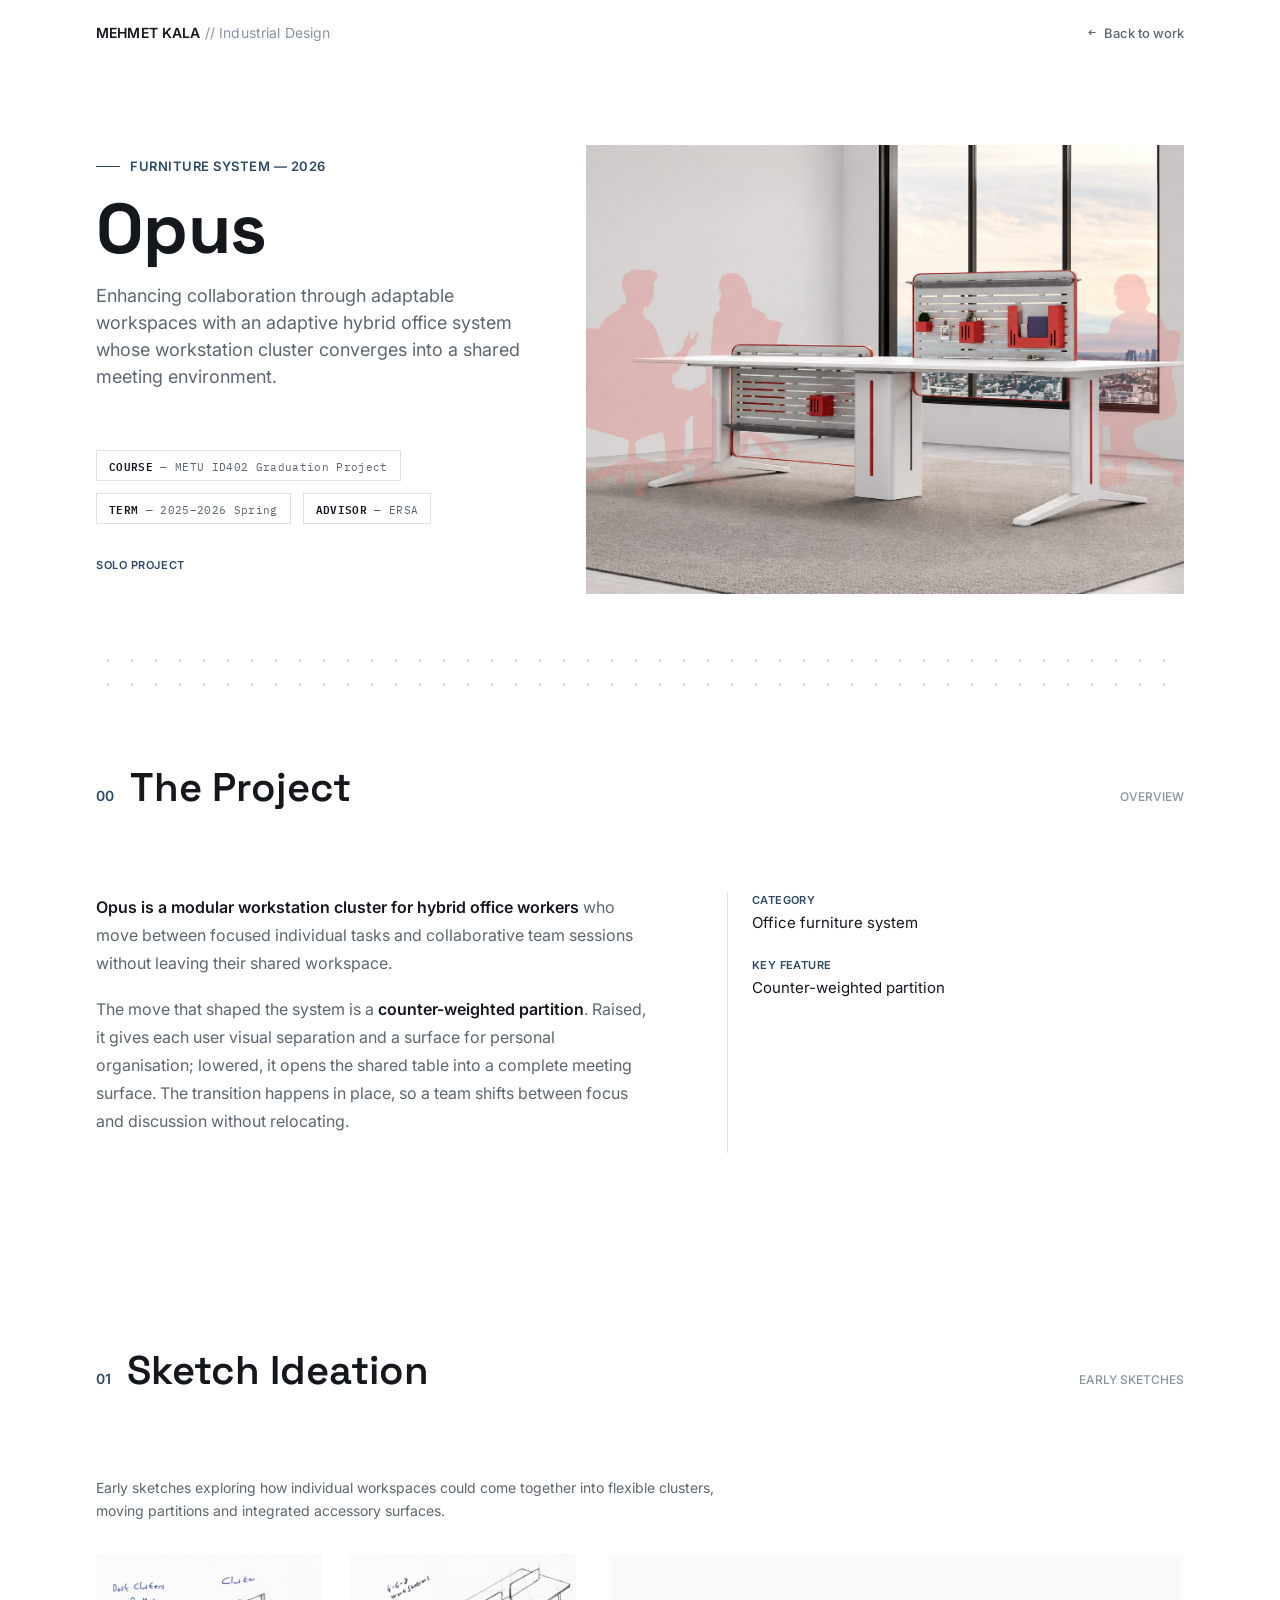
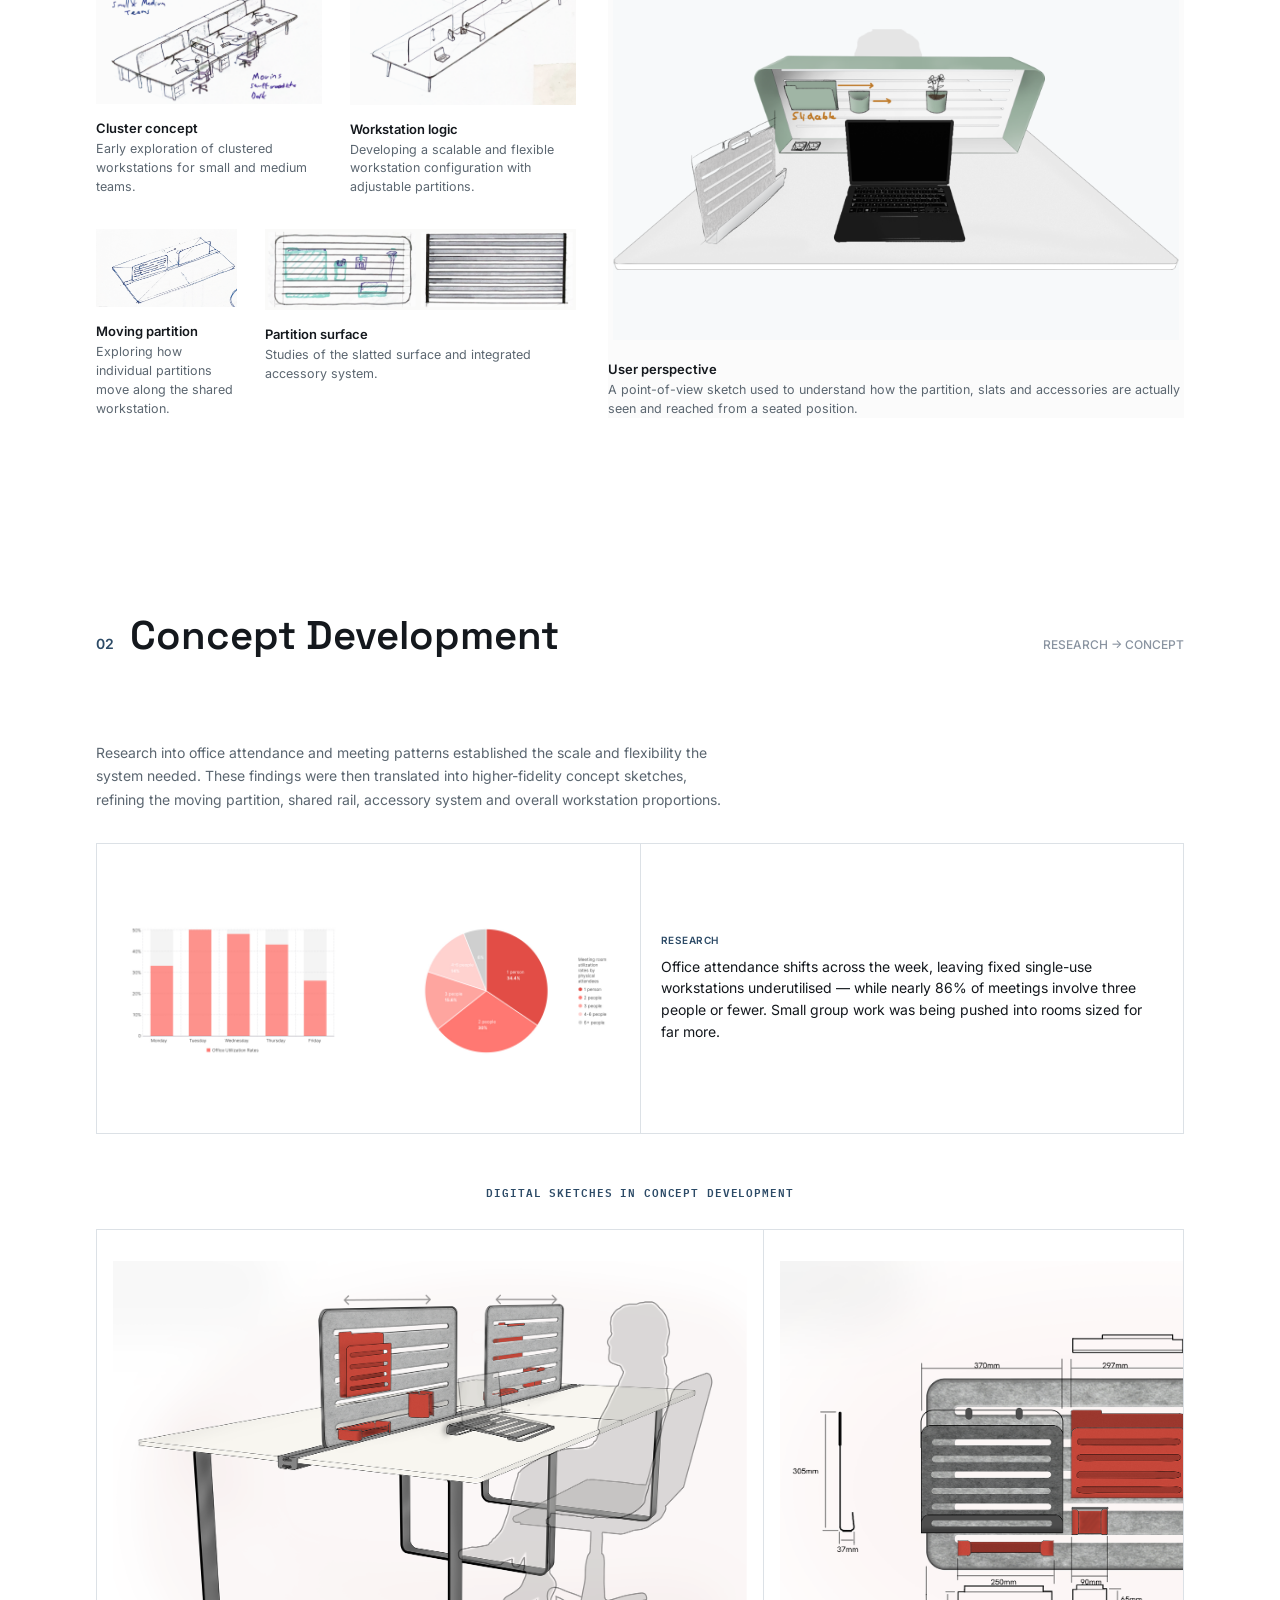
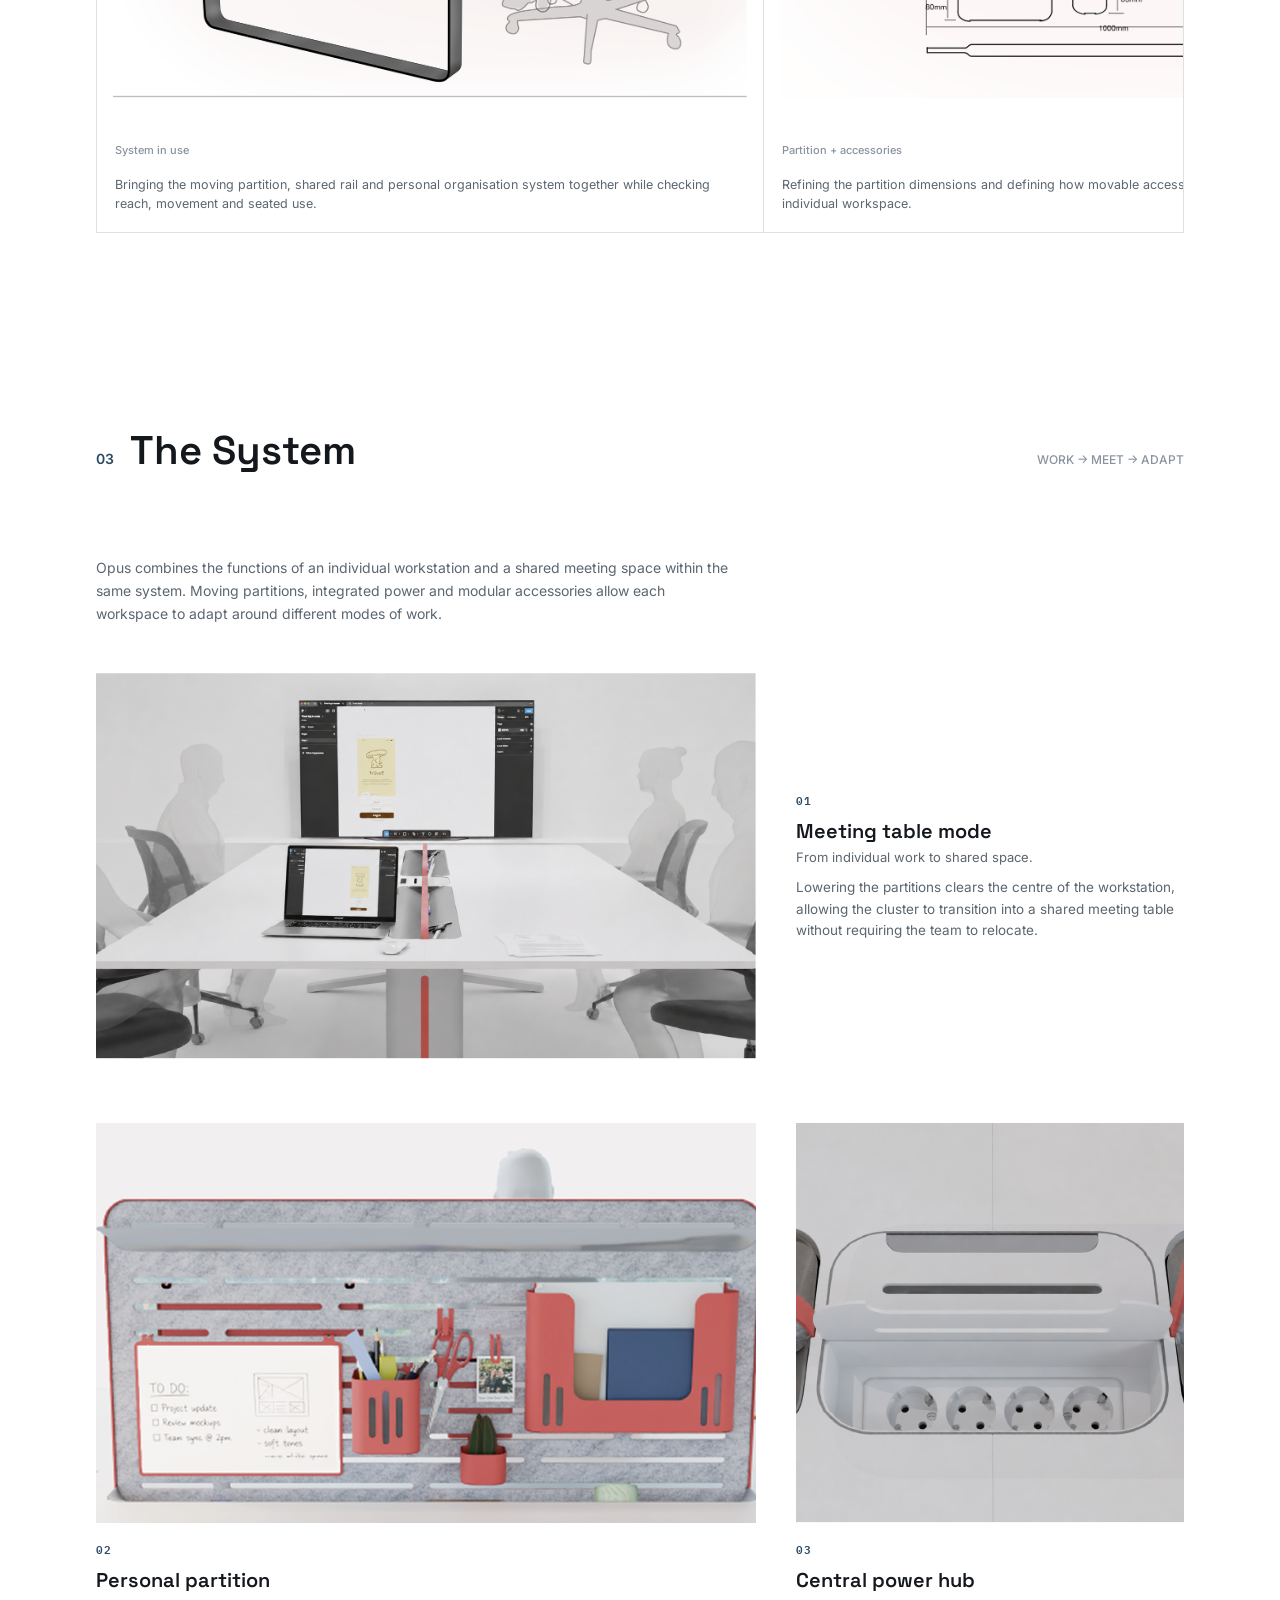
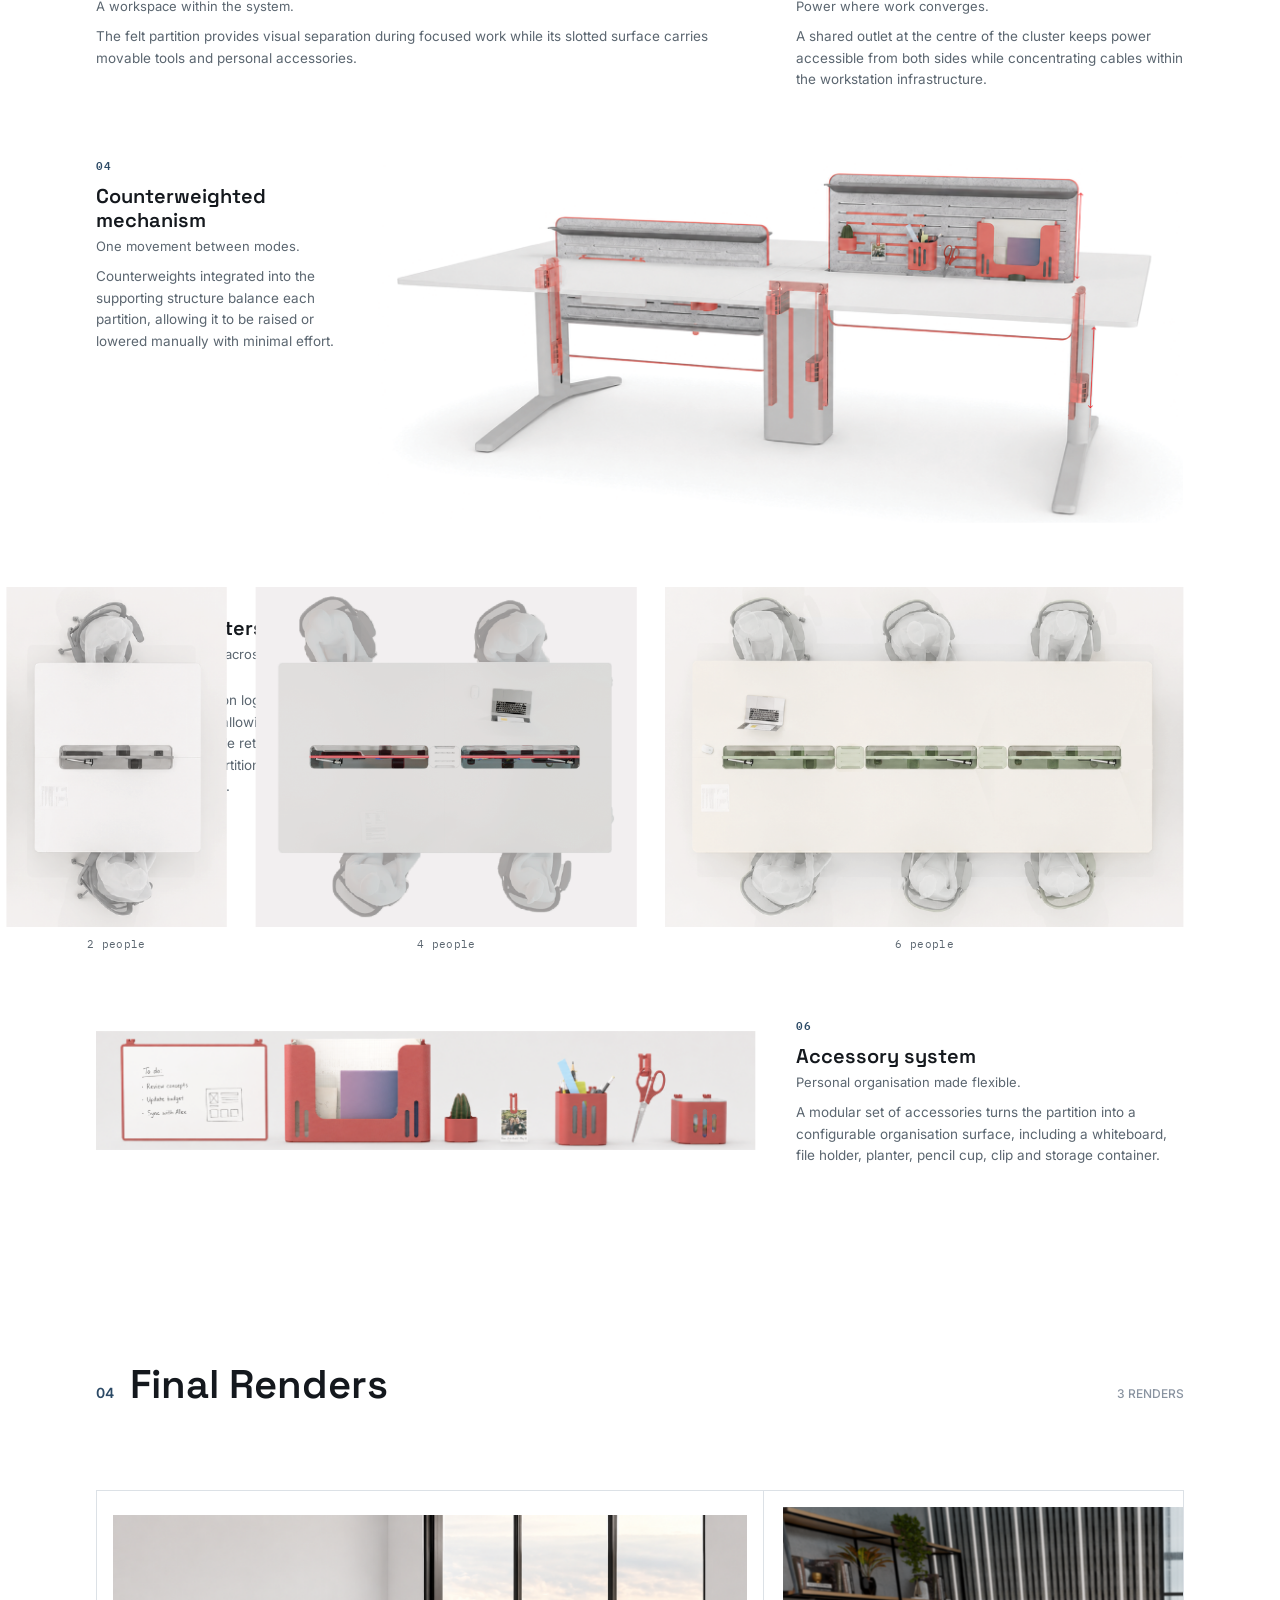
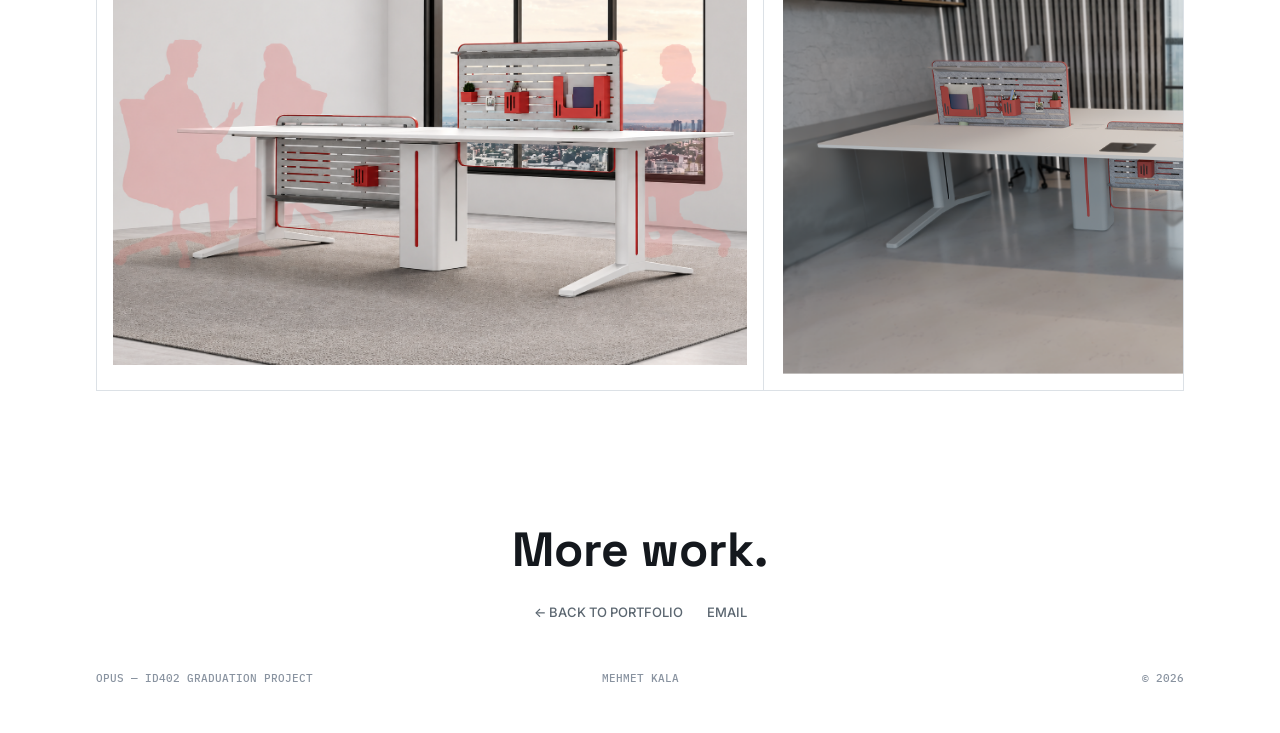
<file: site/project-opus.html>
<!DOCTYPE html>
<html lang="en">
<head>
<meta charset="UTF-8">
<meta name="viewport" content="width=device-width, initial-scale=1.0">
<title>Opus — Adaptive Hybrid Office System — Mehmet Kala</title>
<link rel="icon" href="/favicon.svg" type="image/svg+xml">
<link rel="icon" href="/favicon-32.png" type="image/png" sizes="32x32">
<link rel="preconnect" href="https://fonts.googleapis.com">
<link href="https://fonts.googleapis.com/css2?family=Space+Grotesk:wght@400;500;600;700&family=IBM+Plex+Mono:wght@400;500;600&family=Inter:wght@400;500;600&display=swap" rel="stylesheet">
<link rel="stylesheet" href="css/style.css">
</head>
<body>

<nav>
  <div class="nav-row">
    <div class="logo">MEHMET KALA <span>// Industrial Design</span></div>
    <a class="back-link" href="index.html"><span class="arrow mono">←</span> Back to work</a>
  </div>
  <div class="dot-rule"></div>
</nav>

<!-- ================= PROJECT HEADER ================= -->
<header class="project-header">
  <div>
    <div class="eyebrow">FURNITURE SYSTEM — 2026</div>
    <h1>Opus</h1>
    <p class="dek">Enhancing collaboration through adaptable workspaces with an adaptive hybrid
      office system whose workstation cluster converges into a shared meeting environment.</p>

    <div class="spec-row mono">
      <span><b>COURSE</b> — METU ID402 Graduation Project</span>
      <span><b>TERM</b> — 2025–2026 Spring</span>
      <span><b>ADVISOR</b> — ERSA</span>
    </div>

    <div class="credits">
      <div class="k">SOLO PROJECT</div>
    </div>
  </div>

  <div class="hero-render">
    <img src="images/opus_hero.png" alt="Opus adaptive hybrid office system">
    <div class="corner tl"></div><div class="corner tr"></div><div class="corner bl"></div><div class="corner br"></div>
  </div>
</header>

<div class="divider-dots dot-zone"></div>

<!-- ================= THE PROJECT ================= -->
<section class="panel">
  <div class="section-head">
    <div class="row">
      <span class="num">00</span>
      <h2>The Project</h2>
      <span class="note">OVERVIEW</span>
    </div>
    <div class="dot-rule"></div>
  </div>
  <div class="overview-grid">
    <div>
      <p><b>Opus is a modular workstation cluster for hybrid office workers</b> who move
        between focused individual tasks and collaborative team sessions without leaving
        their shared workspace.</p>
      <p>The move that shaped the system is a <b>counter-weighted partition</b>. Raised, it
        gives each user visual separation and a surface for personal organisation; lowered,
        it opens the shared table into a complete meeting surface. The transition happens
        in place, so a team shifts between focus and discussion without relocating.</p>
    </div>
    <div class="facts">
      <div class="fact"><div class="k">CATEGORY</div><div class="v">Office furniture system</div></div>
      <div class="fact"><div class="k">KEY FEATURE</div><div class="v">Counter-weighted partition</div></div>
    </div>
  </div>
</section>

<div class="divider-dots dot-zone"></div>

<!-- ================= DEVELOPING THE SYSTEM ================= -->
<section class="panel">
  <div class="section-head">
    <div class="row">
      <span class="num">01</span>
      <h2>Sketch Ideation</h2>
      <span class="note">EARLY SKETCHES</span>
    </div>
    <div class="dot-rule"></div>
  </div>

  <p class="stage-caption" style="max-width:640px; margin-bottom:32px;">
    Early sketches exploring how individual workspaces could come together into flexible
    clusters, moving partitions and integrated accessory surfaces.
  </p>

  <div class="sketch-layout">
  <div class="sketch-grid">

    <figure class="sketch-fig b-col3">
      <div class="sketch-img">
        <img src="images/opus_cluster_concept_clean.png" alt="Cluster concept sketch — desks grouped for small and medium teams">
        <div class="corner tl"></div><div class="corner tr"></div><div class="corner bl"></div><div class="corner br"></div>
      </div>
      <figcaption>
        <div class="cap-title">Cluster concept</div>
        <p class="cap-desc">Early exploration of clustered workstations for small and medium teams.</p>
      </figcaption>
    </figure>

    <figure class="sketch-fig b-col3">
      <div class="sketch-img">
        <img src="images/opus_workstation_layout_clean.png" alt="Workstation layout sketch, scalable from 4 to 8 people">
        <div class="corner tl"></div><div class="corner tr"></div><div class="corner bl"></div><div class="corner br"></div>
      </div>
      <figcaption>
        <div class="cap-title">Workstation logic</div>
        <p class="cap-desc">Developing a scalable and flexible workstation configuration with adjustable partitions.</p>
      </figcaption>
    </figure>

    <figure class="sketch-fig b-col2">
      <div class="sketch-img">
        <img src="images/opus_partition_movement_clean.png" alt="Moving partition mechanism sketch">
        <div class="corner tl"></div><div class="corner tr"></div><div class="corner bl"></div><div class="corner br"></div>
      </div>
      <figcaption>
        <div class="cap-title">Moving partition</div>
        <p class="cap-desc">Exploring how individual partitions move along the shared workstation.</p>
      </figcaption>
    </figure>

    <figure class="sketch-fig b-col4">
      <div class="sketch-img">
        <img src="images/opus_partition_front_studies_side_by_side.png" alt="Front-view studies of the partition's slatted surface and accessories">
        <div class="corner tl"></div><div class="corner tr"></div><div class="corner bl"></div><div class="corner br"></div>
      </div>
      <figcaption>
        <div class="cap-title">Partition surface</div>
        <p class="cap-desc">Studies of the slatted surface and integrated accessory system.</p>
      </figcaption>
    </figure>

  </div>

  <figure class="sketch-fig sketch-pov">
    <div class="sketch-img">
      <img src="images/opus_pov_digital_sketch.png" alt="POV sketch from a seated position, looking at the partition and its accessories">
      <div class="corner tl"></div><div class="corner tr"></div><div class="corner bl"></div><div class="corner br"></div>
    </div>
    <figcaption>
      <div class="cap-title">User perspective</div>
      <p class="cap-desc">A point-of-view sketch used to understand how the partition, slats and accessories are actually seen and reached from a seated position.</p>
    </figcaption>
  </figure>
  </div>
</section>

<div class="divider-dots dot-zone"></div>

<!-- ================= CONCEPT DEVELOPMENT ================= -->
<section class="panel">
  <div class="section-head">
    <div class="row">
      <span class="num">02</span>
      <h2>Concept Development</h2>
      <span class="note">RESEARCH → CONCEPT</span>
    </div>
    <div class="dot-rule"></div>
  </div>

  <p class="stage-caption" style="max-width:640px; margin-bottom:32px;">
    Research into office attendance and meeting patterns established the scale and
    flexibility the system needed. These findings were then translated into
    higher-fidelity concept sketches, refining the moving partition, shared rail,
    accessory system and overall workstation proportions.
  </p>

  <!-- part 1 — research: kept compact, a single bento-grid row -->
  <div class="bento-grid concept-research">
    <div class="bento-cell media b-col3 b-row2">
      <div style="display:flex; width:100%; height:100%;">
        <img src="images/opus_BarLineChart.jpg" alt="Bar and line chart — weekly office attendance and meeting size" style="flex:1 1 0; min-width:0;">
        <img src="images/opus_PieChart.jpg" alt="Pie chart — distribution of meeting group sizes" style="flex:1 1 0; min-width:0;">
      </div>
      <div class="corner tl"></div><div class="corner tr"></div><div class="corner bl"></div><div class="corner br"></div>
    </div>
    <div class="bento-cell note b-col3 b-row2">
      <div class="k">RESEARCH</div>
      <p>Office attendance shifts across the week, leaving fixed single-use workstations
        underutilised — while nearly 86% of meetings involve three people or fewer. Small
        group work was being pushed into rooms sized for far more.</p>
    </div>
  </div>

  <div class="concept-transition mono">DIGITAL SKETCHES IN CONCEPT DEVELOPMENT</div>

  <!-- part 2 — concept sketches: same slider component as Final Renders below -->
  <div class="slider-wrap">
    <div class="slider" id="conceptSketchSlider">

      <div class="slide">
        <div class="shot">
          <img src="images/opus_cd_sketch_main.png" alt="High-fidelity concept sketch of the system in use, showing the moving partition and shared rail at a seated workstation">
          <div class="corner tl"></div><div class="corner tr"></div><div class="corner bl"></div><div class="corner br"></div>
        </div>
        <div class="cap"><span>System in use</span></div>
        <p class="cap-desc">Bringing the moving partition, shared rail and personal organisation system together while checking reach, movement and seated use.</p>
      </div>

      <div class="slide">
        <div class="shot">
          <img src="images/opus_cd_sketch_partition_accessories.png" alt="Dimensioned concept sketch of the partition surface and its removable accessories">
          <div class="corner tl"></div><div class="corner tr"></div><div class="corner bl"></div><div class="corner br"></div>
        </div>
        <div class="cap"><span>Partition + accessories</span></div>
        <p class="cap-desc">Refining the partition dimensions and defining how movable accessories attach to and organise the individual workspace.</p>
      </div>

      <div class="slide">
        <div class="shot">
          <img src="images/opus_cd_sketch_carry.png" alt="Concept sketch detailing how a personal accessory slots onto and attaches to the partition">
          <div class="corner tl"></div><div class="corner tr"></div><div class="corner bl"></div><div class="corner br"></div>
        </div>
        <div class="cap"><span>Accessory attachment</span></div>
        <p class="cap-desc">Developing the connection between the slotted partition and removable personal accessories.</p>
      </div>

      <div class="slide">
        <div class="shot">
          <img src="images/opus_cd_sketch_top.png" alt="Plan and elevation study of the workstation cluster, shared rail and table dimensions">
          <div class="corner tl"></div><div class="corner tr"></div><div class="corner bl"></div><div class="corner br"></div>
        </div>
        <div class="cap"><span>Workstation proportions</span></div>
        <p class="cap-desc">Plan and elevation studies used to resolve the shared rail, table dimensions and workstation arrangement.</p>
      </div>

    </div>

    <div class="slider-controls">
      <button type="button" data-dir="-1" aria-label="Previous sketch">←</button>
      <button type="button" data-dir="1" aria-label="Next sketch">→</button>
    </div>
  </div>
</section>

<div class="divider-dots dot-zone"></div>

<!-- ================= THE SYSTEM ================= -->
<section class="panel">
  <div class="section-head">
    <div class="row">
      <span class="num">03</span>
      <h2>The System</h2>
      <span class="note">WORK → MEET → ADAPT</span>
    </div>
    <div class="dot-rule"></div>
  </div>

  <p class="stage-caption" style="max-width:640px; margin-bottom:48px;">
    Opus combines the functions of an individual workstation and a shared meeting
    space within the same system. Moving partitions, integrated power and modular
    accessories allow each workspace to adapt around different modes of work.
  </p>

  <div class="system-details">

    <!-- 01 — meeting table mode -->
    <div class="system-feature system-feature--hero">
      <figure class="system-feature-media">
        <img src="images/opus_meeting.png" alt="Workstation cluster with partitions lowered, converted into a shared meeting table">
        <div class="corner tl"></div><div class="corner tr"></div><div class="corner bl"></div><div class="corner br"></div>
      </figure>
      <div class="system-feature-copy">
        <div class="f-num mono">01</div>
        <h3 class="f-title">Meeting table mode</h3>
        <div class="f-line">From individual work to shared space.</div>
        <p class="f-desc">Lowering the partitions clears the centre of the workstation, allowing the cluster to transition into a shared meeting table without requiring the team to relocate.</p>
      </div>
    </div>

    <!-- 02 + 03 — personal partition + central power hub -->
    <div class="system-feature system-feature--split">
      <div class="system-feature-block">
        <figure class="system-feature-media">
          <img src="images/opus_partition.png" alt="Felt partition with a slotted surface holding personal accessories">
          <div class="corner tl"></div><div class="corner tr"></div><div class="corner bl"></div><div class="corner br"></div>
        </figure>
        <div class="system-feature-copy">
          <div class="f-num mono">02</div>
          <h3 class="f-title">Personal partition</h3>
          <div class="f-line">A workspace within the system.</div>
          <p class="f-desc">The felt partition provides visual separation during focused work while its slotted surface carries movable tools and personal accessories.</p>
        </div>
      </div>
      <div class="system-feature-block">
        <figure class="system-feature-media">
          <img src="images/opus_outlet.png" alt="Shared power outlet at the centre of the workstation cluster">
          <div class="corner tl"></div><div class="corner tr"></div><div class="corner bl"></div><div class="corner br"></div>
        </figure>
        <div class="system-feature-copy">
          <div class="f-num mono">03</div>
          <h3 class="f-title">Central power hub</h3>
          <div class="f-line">Power where work converges.</div>
          <p class="f-desc">A shared outlet at the centre of the cluster keeps power accessible from both sides while concentrating cables within the workstation infrastructure.</p>
        </div>
      </div>
    </div>

    <!-- 04 — counterweighted mechanism -->
    <div class="system-feature system-feature--mechanism">
      <div class="system-feature-copy">
        <div class="f-num mono">04</div>
        <h3 class="f-title">Counterweighted mechanism</h3>
        <div class="f-line">One movement between modes.</div>
        <p class="f-desc">Counterweights integrated into the supporting structure balance each partition, allowing it to be raised or lowered manually with minimal effort.</p>
      </div>
      <figure class="system-feature-media">
        <img src="images/opus_mech.png" alt="Exploded diagram of the counterweighted partition mechanism, showing raised and lowered positions and the internal counterweight paths">
        <div class="corner tl"></div><div class="corner tr"></div><div class="corner bl"></div><div class="corner br"></div>
      </figure>
    </div>

    <!-- 05 — scalable clusters -->
    <div class="system-feature system-feature--layouts">
      <div class="system-feature-copy">
        <div class="f-num mono">05</div>
        <h3 class="f-title">Scalable clusters</h3>
        <div class="f-line">A consistent system across different team sizes.</div>
        <p class="f-desc">The same workstation logic extends from 2 to 6 people, allowing clusters to grow while retaining the shared structure, partition and power infrastructure.</p>
      </div>
      <div class="system-layouts-grid">
        <div class="system-layout-item system-layout--2p">
          <div class="system-layout-media">
            <img src="images/opus_2p.png" alt="Two-person workstation layout, top view">
            <div class="corner tl"></div><div class="corner tr"></div><div class="corner bl"></div><div class="corner br"></div>
          </div>
          <div class="system-layout-label mono">2 people</div>
        </div>
        <div class="system-layout-item system-layout--4p">
          <div class="system-layout-media">
            <img src="images/opus_4p.png" alt="Four-person workstation layout, top view">
            <div class="corner tl"></div><div class="corner tr"></div><div class="corner bl"></div><div class="corner br"></div>
          </div>
          <div class="system-layout-label mono">4 people</div>
        </div>
        <div class="system-layout-item system-layout--6p">
          <div class="system-layout-media">
            <img src="images/opus_6p.png" alt="Six-person workstation layout, top view">
            <div class="corner tl"></div><div class="corner tr"></div><div class="corner bl"></div><div class="corner br"></div>
          </div>
          <div class="system-layout-label mono">6 people</div>
        </div>
      </div>
    </div>

    <!-- 06 — accessory system -->
    <div class="system-feature system-feature--panorama">
      <figure class="system-feature-media">
        <img src="images/opus_accessories.png" alt="Panoramic view of the full modular accessory set: whiteboard, file holder, planter, photo clip, pencil cup, scissors and storage container">
        <div class="corner tl"></div><div class="corner tr"></div><div class="corner bl"></div><div class="corner br"></div>
      </figure>
      <div class="system-feature-copy">
        <div class="f-num mono">06</div>
        <h3 class="f-title">Accessory system</h3>
        <div class="f-line">Personal organisation made flexible.</div>
        <p class="f-desc">A modular set of accessories turns the partition into a configurable organisation surface, including a whiteboard, file holder, planter, pencil cup, clip and storage container.</p>
      </div>
    </div>

  </div>
</section>

<div class="divider-dots dot-zone"></div>

<!-- ================= FINAL RENDERS ================= -->
<section class="panel">
  <div class="section-head">
    <div class="row">
      <span class="num">04</span>
      <h2>Final Renders</h2>
      <span class="note">3 RENDERS</span>
    </div>
    <div class="dot-rule"></div>
  </div>

  <div class="slider-wrap">
    <div class="slider" id="renderSlider">

      <div class="slide">
        <div class="shot">
          <img src="images/opus_hero.png" alt="Opus cluster in a hybrid office">
          <div class="corner tl"></div><div class="corner tr"></div><div class="corner bl"></div><div class="corner br"></div>
        </div>
      </div>

      <div class="slide">
        <div class="shot">
          <img src="images/opus_render3.png" alt="Opus workstation with partition, accessories and shared power hub, city-view office">
          <div class="corner tl"></div><div class="corner tr"></div><div class="corner bl"></div><div class="corner br"></div>
        </div>
      </div>

      <div class="slide">
        <div class="shot">
          <img src="images/opus_render2.png" alt="Opus workstation cluster viewed across the partition, users seated on either side">
          <div class="corner tl"></div><div class="corner tr"></div><div class="corner bl"></div><div class="corner br"></div>
        </div>
      </div>

    </div>

    <div class="slider-controls">
      <button type="button" data-dir="-1" aria-label="Previous render">←</button>
      <button type="button" data-dir="1" aria-label="Next render">→</button>
    </div>
  </div>
</section>

<div class="dot-rule"></div>

<footer>
  <h2>More work.</h2>
  <div class="contact-links">
    <a href="index.html">← BACK TO PORTFOLIO</a>
    <a href="mailto:mehmet0kala@gmail.com">EMAIL</a>
  </div>
  <div class="footer-meta mono">
    <span>OPUS — ID402 GRADUATION PROJECT</span>
    <span>MEHMET KALA</span>
    <span>© 2026</span>
  </div>
</footer>

<script>
  (function () {
    // one slider-wrap per instance, so this page's concept-sketch slider
    // and final-renders slider each get their own independent controls
    document.querySelectorAll('.slider-wrap').forEach(function (wrap) {
      var slider = wrap.querySelector('.slider');
      if (!slider) return;
      function step() {
        var s = slider.querySelector('.slide');
        return s ? s.getBoundingClientRect().width + 1 : slider.clientWidth;
      }
      wrap.querySelectorAll('.slider-controls button').forEach(function (btn) {
        btn.addEventListener('click', function () {
          slider.scrollBy({ left: step() * Number(btn.dataset.dir), behavior: 'smooth' });
        });
      });
      var down = false, startX = 0, startScroll = 0;
      slider.addEventListener('mousedown', function (e) {
        down = true; startX = e.pageX; startScroll = slider.scrollLeft; slider.style.cursor = 'grabbing';
      });
      ['mouseup','mouseleave'].forEach(function (evt) {
        slider.addEventListener(evt, function () { down = false; slider.style.cursor = ''; });
      });
      slider.addEventListener('mousemove', function (e) {
        if (!down) return; e.preventDefault();
        slider.scrollLeft = startScroll - (e.pageX - startX);
      });
    });
  })();

  (function(){
    // lightbox — click any slide image for a large view with zoom + prev/next
    var lightbox = document.createElement('div');
    lightbox.className = 'lightbox';
    lightbox.innerHTML =
      '<button class="lightbox-close" type="button" aria-label="Close">✕</button>' +
      '<button class="lightbox-nav prev" type="button" aria-label="Previous image">←</button>' +
      '<div class="lightbox-stage"><img class="lightbox-img" alt=""></div>' +
      '<button class="lightbox-nav next" type="button" aria-label="Next image">→</button>';
    document.body.appendChild(lightbox);

    var stageImg = lightbox.querySelector('.lightbox-img');
    var btnClose = lightbox.querySelector('.lightbox-close');
    var btnPrev = lightbox.querySelector('.lightbox-nav.prev');
    var btnNext = lightbox.querySelector('.lightbox-nav.next');
    var curGroup = [], curIndex = 0;

    function show(){
      stageImg.classList.remove('zoomed');
      var img = curGroup[curIndex];
      stageImg.src = img.currentSrc || img.src;
      stageImg.alt = img.alt || '';
      var multi = curGroup.length > 1;
      btnPrev.hidden = !multi;
      btnNext.hidden = !multi;
    }
    function open(group, index){
      curGroup = group; curIndex = index; show();
      lightbox.classList.add('open');
      document.body.style.overflow = 'hidden';
    }
    function close(){
      lightbox.classList.remove('open');
      document.body.style.overflow = '';
    }
    function prev(){ curIndex = (curIndex - 1 + curGroup.length) % curGroup.length; show(); }
    function next(){ curIndex = (curIndex + 1) % curGroup.length; show(); }

    btnClose.addEventListener('click', close);
    btnPrev.addEventListener('click', prev);
    btnNext.addEventListener('click', next);
    lightbox.addEventListener('click', function(e){ if(e.target === lightbox) close(); });
    stageImg.addEventListener('click', function(e){
      e.stopPropagation();
      stageImg.classList.toggle('zoomed');
    });
    document.addEventListener('keydown', function(e){
      if(!lightbox.classList.contains('open')) return;
      if(e.key === 'Escape') close();
      else if(e.key === 'ArrowLeft') prev();
      else if(e.key === 'ArrowRight') next();
    });

    document.querySelectorAll('.slider').forEach(function(slider){
      var imgs = Array.prototype.slice.call(slider.querySelectorAll('.slide .shot img'));
      if(!imgs.length) return;
      imgs.forEach(function(img, i){
        var downX = 0, downY = 0, dragged = false;
        img.addEventListener('mousedown', function(e){ downX = e.clientX; downY = e.clientY; dragged = false; });
        img.addEventListener('mousemove', function(e){
          if(e.buttons === 1 && (Math.abs(e.clientX - downX) > 6 || Math.abs(e.clientY - downY) > 6)) dragged = true;
        });
        img.addEventListener('click', function(){
          if(dragged) return;
          open(imgs, i);
        });
      });
    });
  })();
</script>

</body>
</html>
</file>
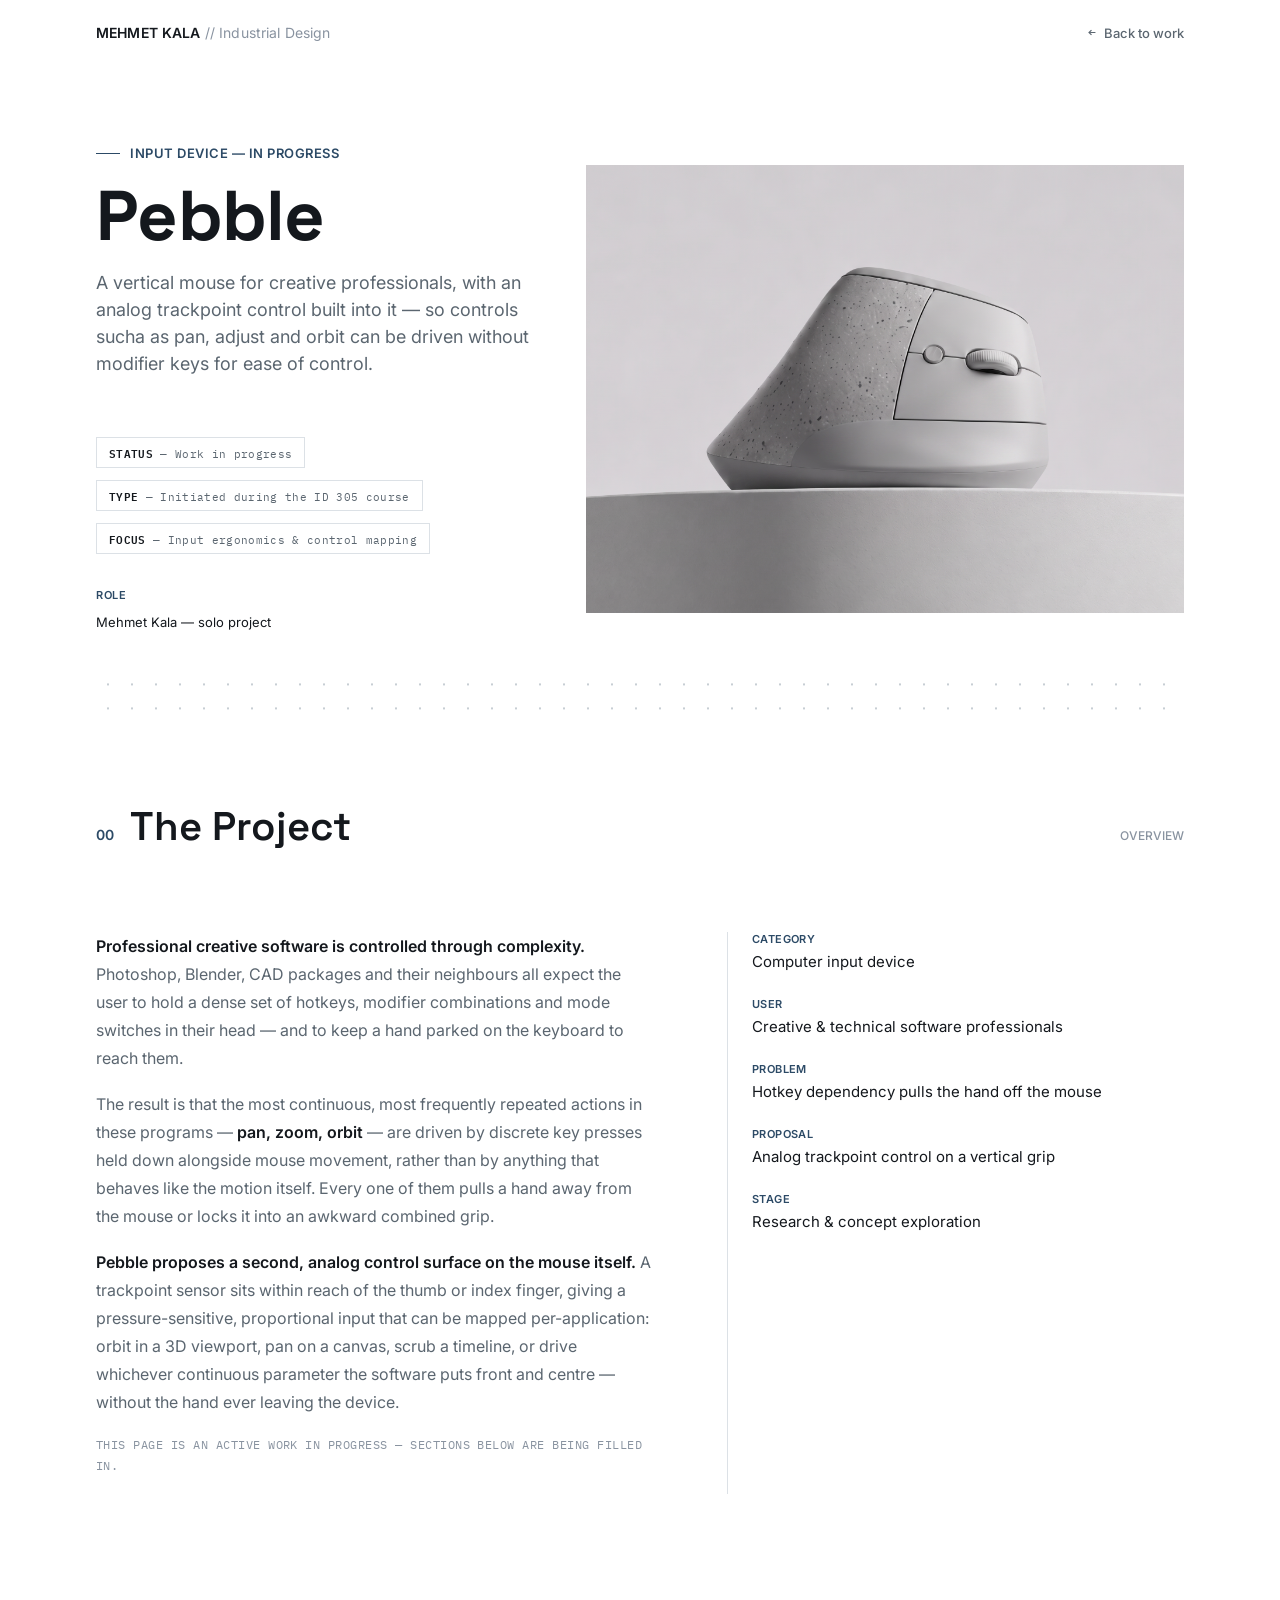
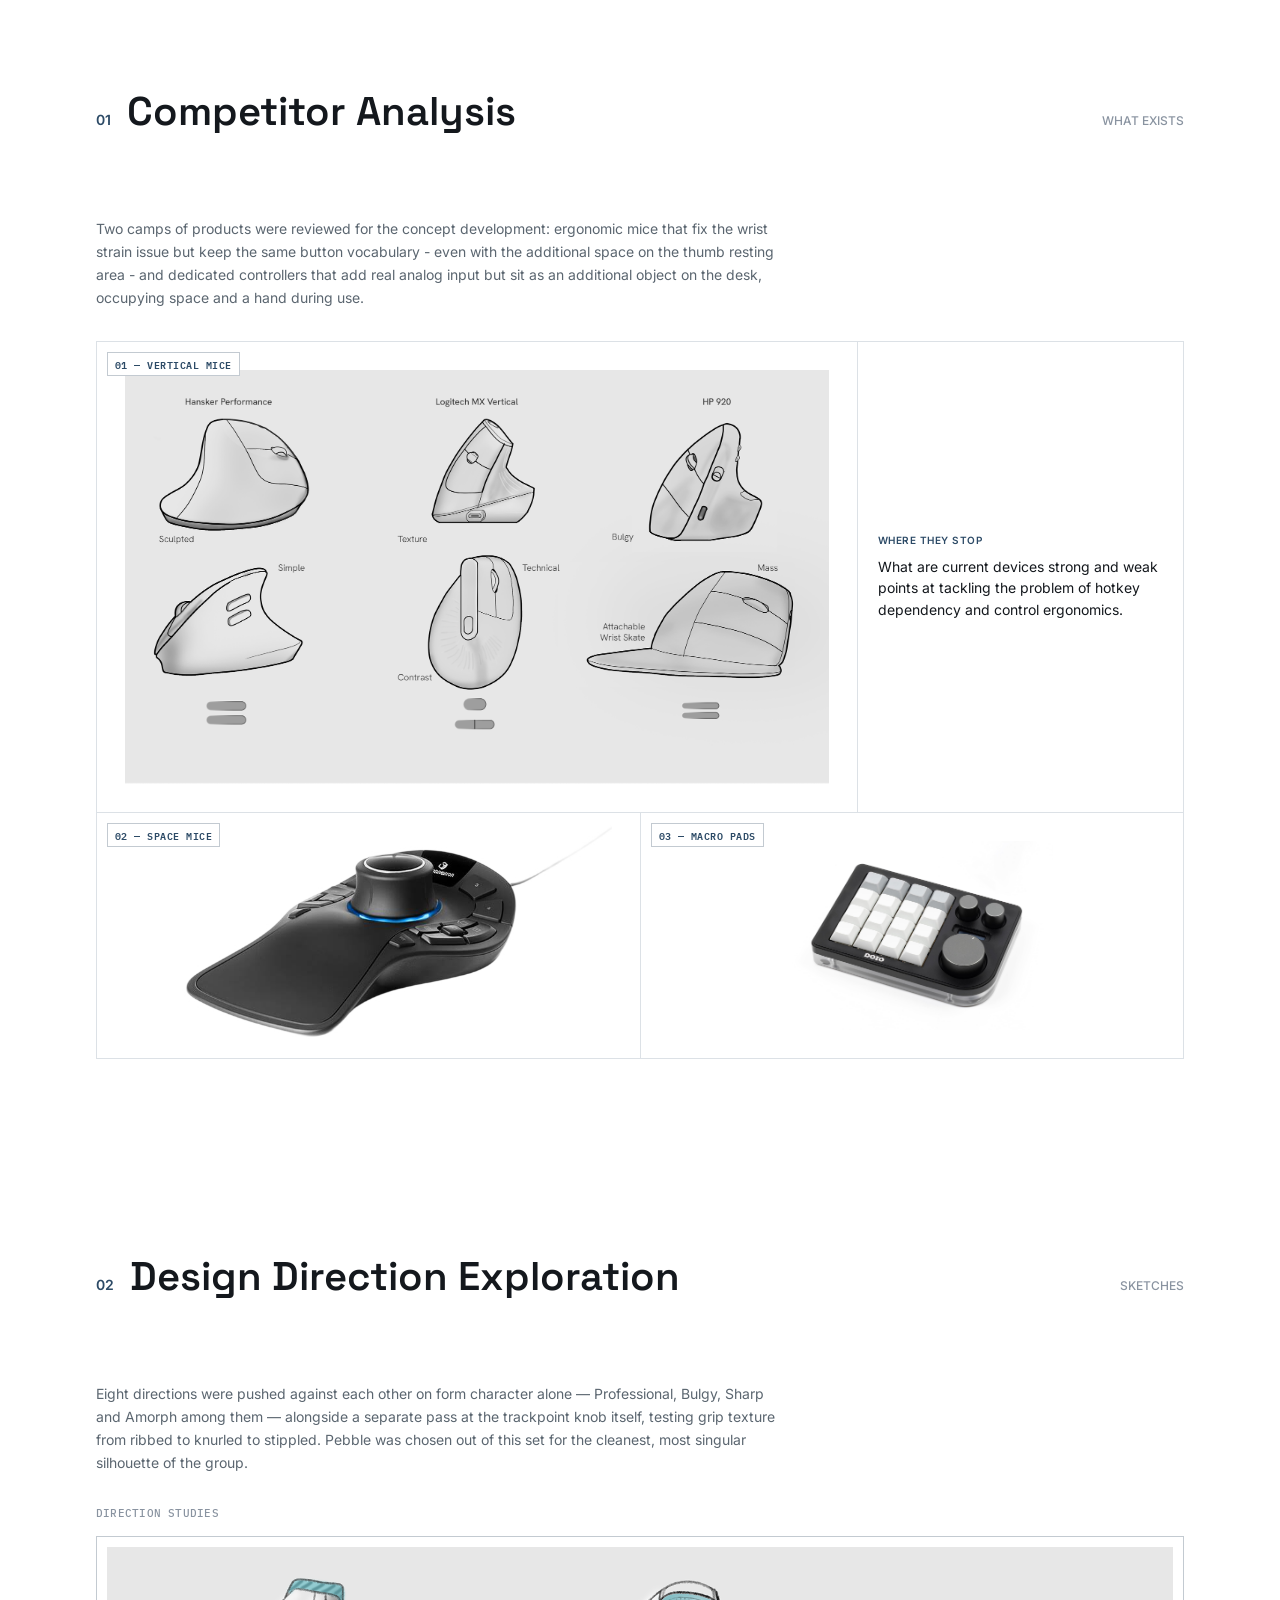
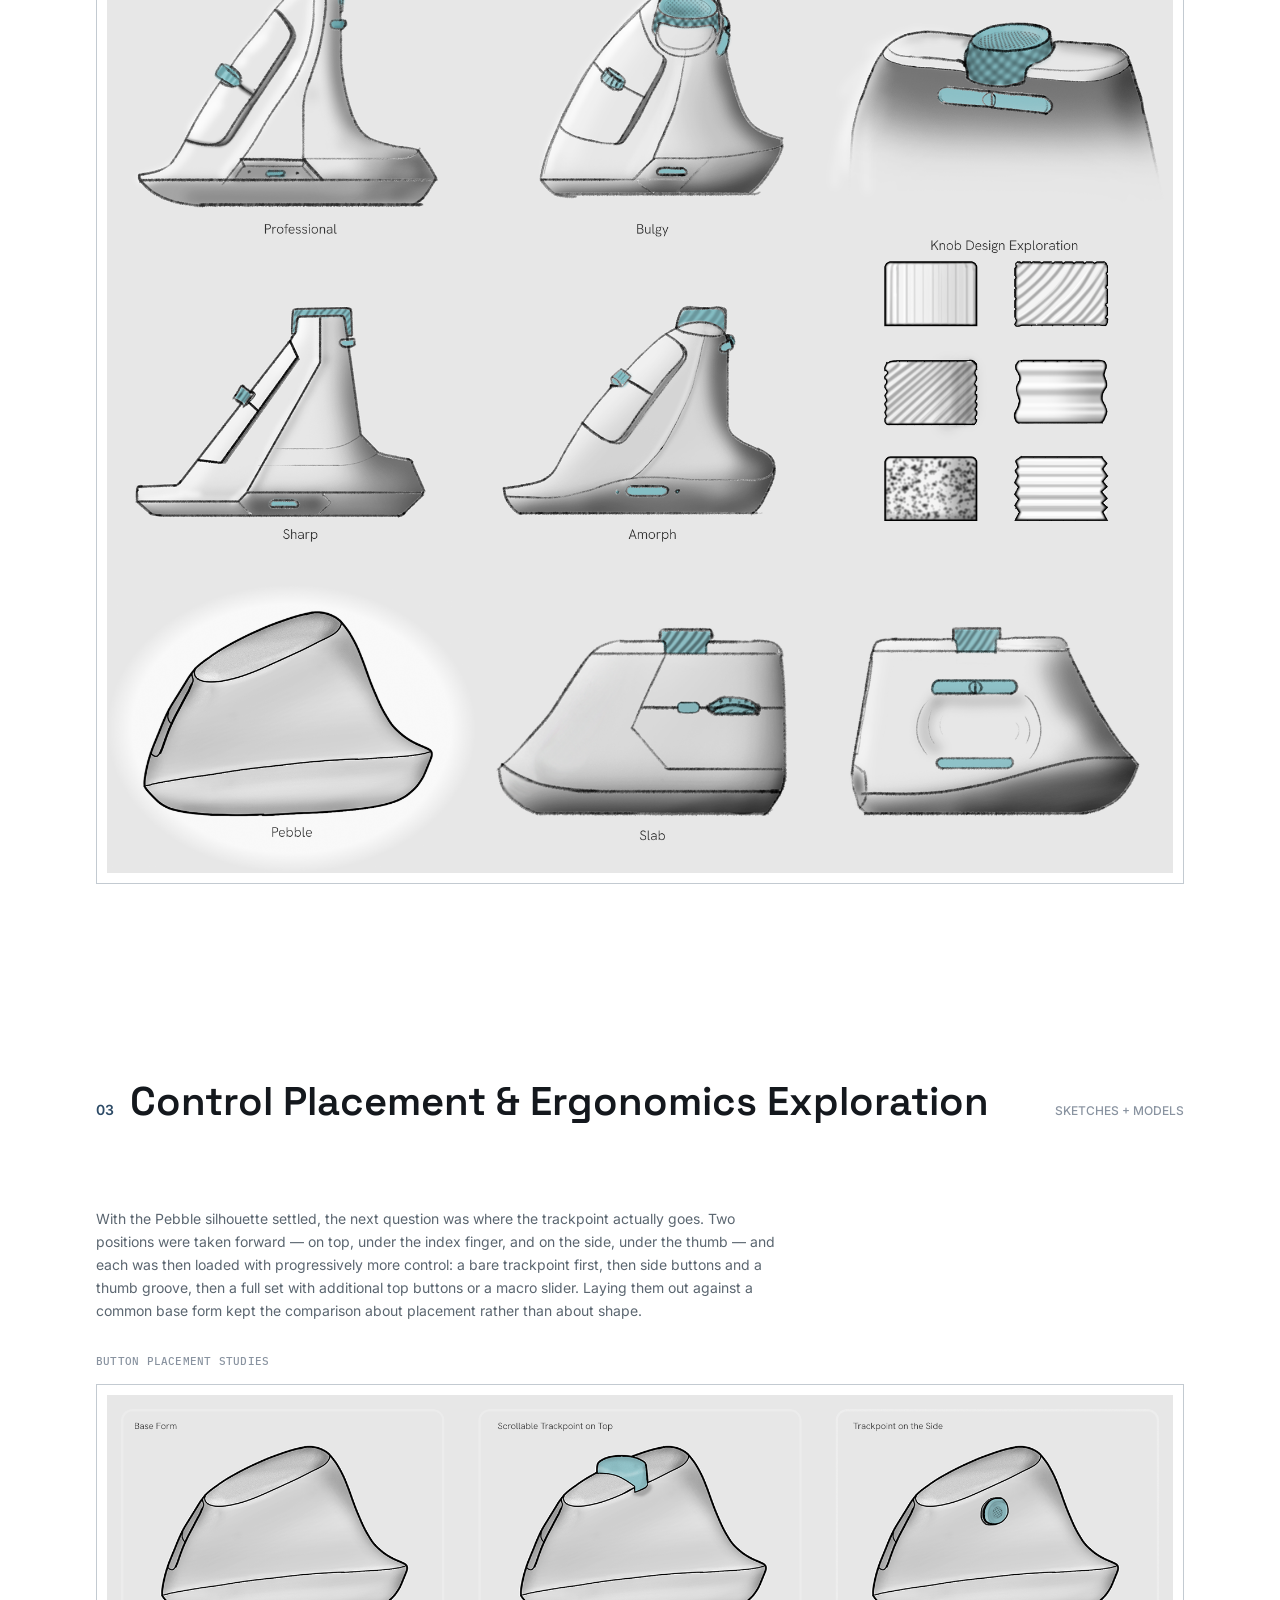
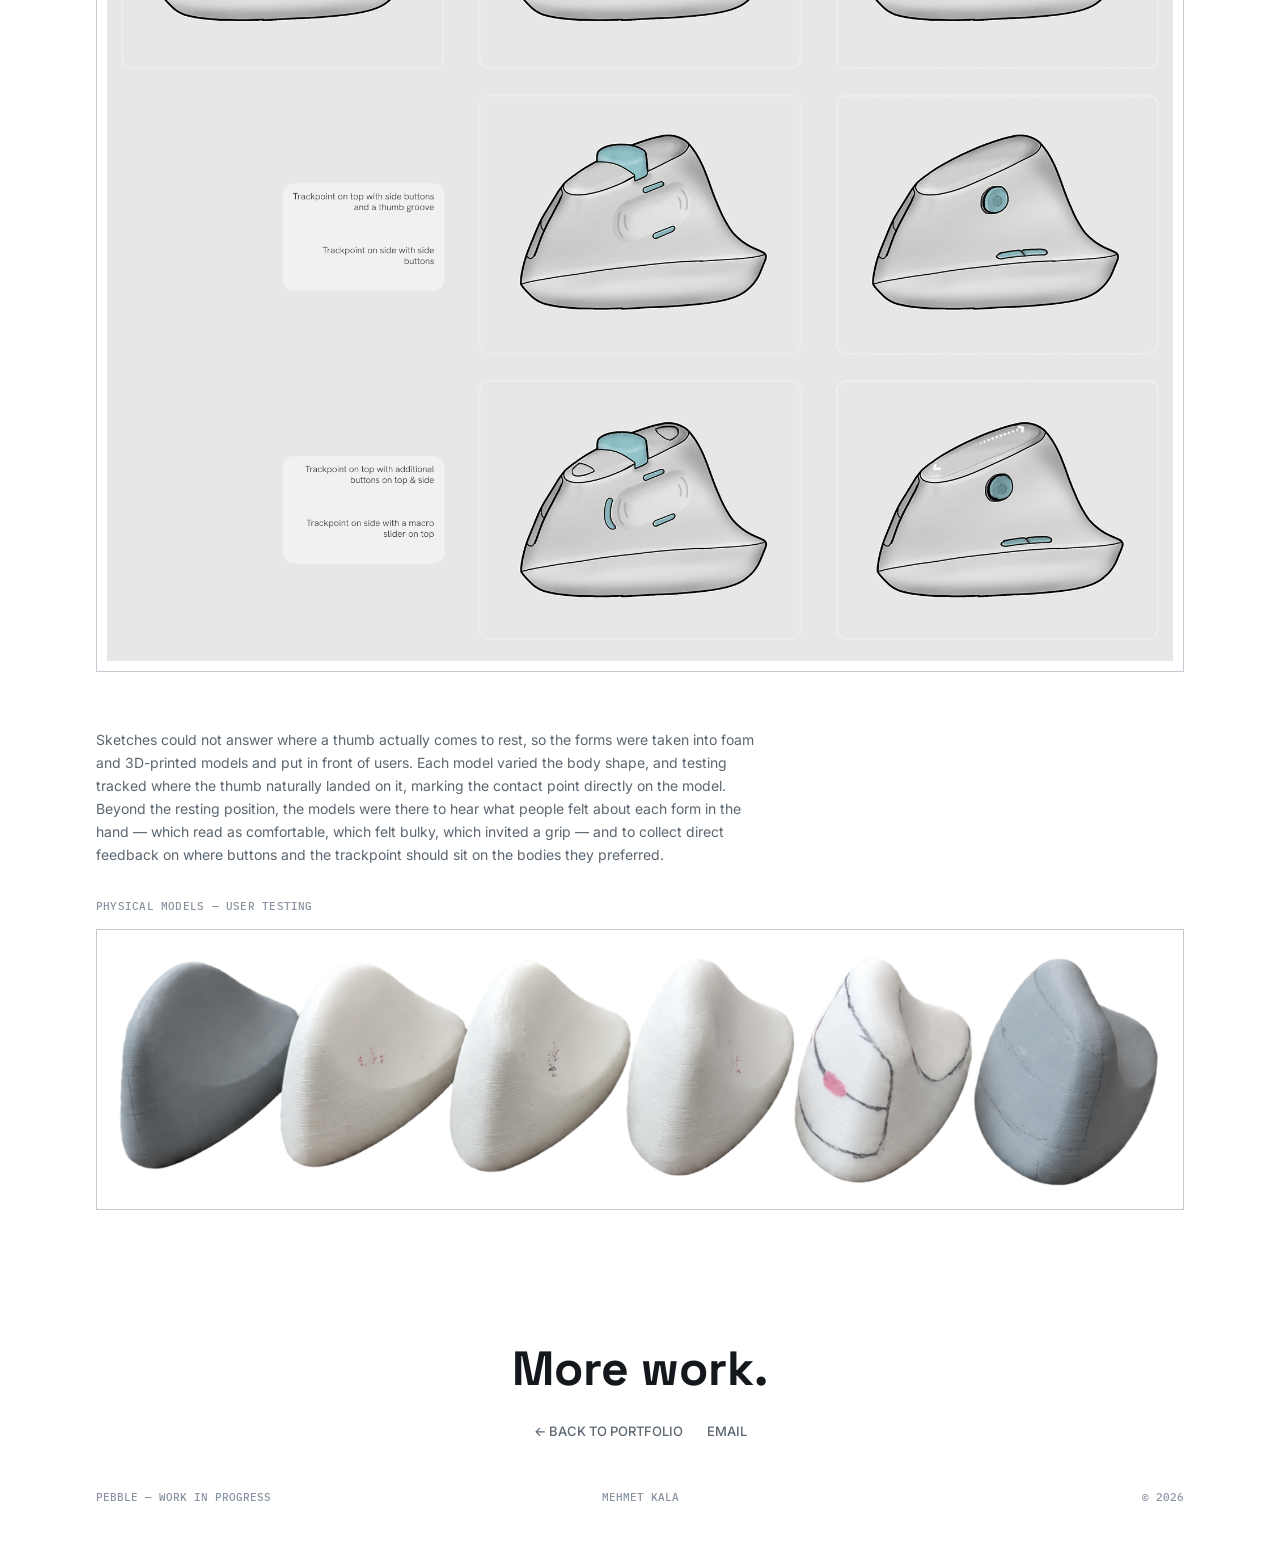
<file: site/project-pebble.html>
<!DOCTYPE html>
<html lang="en">
<head>
<meta charset="UTF-8">
<meta name="viewport" content="width=device-width, initial-scale=1.0">
<title>Pebble — Vertical Mouse for Creative Professionals — Mehmet Kala</title>
<link rel="icon" href="/favicon.svg" type="image/svg+xml">
<link rel="icon" href="/favicon-32.png" type="image/png" sizes="32x32">
<link rel="preconnect" href="https://fonts.googleapis.com">
<link href="https://fonts.googleapis.com/css2?family=Space+Grotesk:wght@400;500;600;700&family=IBM+Plex+Mono:wght@400;500;600&family=Inter:wght@400;500;600&display=swap" rel="stylesheet">
<link rel="stylesheet" href="css/style.css">
</head>
<body>

<nav>
  <div class="nav-row">
    <div class="logo">MEHMET KALA <span>// Industrial Design</span></div>
    <a class="back-link" href="index.html"><span class="arrow mono">←</span> Back to work</a>
  </div>
  <div class="dot-rule"></div>
</nav>

<!-- ================= PROJECT HEADER ================= -->
<header class="project-header">
  <div>
    <div class="eyebrow">INPUT DEVICE — IN PROGRESS</div>
    <h1>Pebble</h1>
    <p class="dek">A vertical mouse for creative professionals, with an analog trackpoint
      control built into it — so controls sucha as pan, adjust and orbit can be driven without modifier keys for ease of control.</p>

    <div class="spec-row mono">
      <span><b>STATUS</b> — Work in progress</span>
      <span><b>TYPE</b> — Initiated during the ID 305 course</span>
      <span><b>FOCUS</b> — Input ergonomics &amp; control mapping</span>
    </div>

    <div class="credits">
      <div class="k">ROLE</div>
      <div class="names">Mehmet Kala — solo project</div>
    </div>
  </div>

  <div class="hero-render">
    <img src="images/pebble_hero.png" alt="Pebble vertical mouse, hero render">
    <div class="corner tl"></div><div class="corner tr"></div><div class="corner bl"></div><div class="corner br"></div>
  </div>
</header>

<div class="divider-dots dot-zone"></div>

<!-- ================= THE PROJECT ================= -->
<section class="panel">
  <div class="section-head">
    <div class="row">
      <span class="num">00</span>
      <h2>The Project</h2>
      <span class="note">OVERVIEW</span>
    </div>
    <div class="dot-rule"></div>
  </div>
  <div class="overview-grid">
    <div>
      <p><b>Professional creative software is controlled through complexity.</b> Photoshop,
        Blender, CAD packages and their neighbours all expect the user to hold a dense
        set of hotkeys, modifier combinations and mode switches in their head — and to
        keep a hand parked on the keyboard to reach them.</p>
      <p>The result is that the most continuous, most frequently repeated actions in
        these programs — <b>pan, zoom, orbit</b> — are driven by discrete key presses
        held down alongside mouse movement, rather than by anything that behaves like
        the motion itself. Every one of them pulls a hand away from the mouse or locks
        it into an awkward combined grip.</p>
      <p><b>Pebble proposes a second, analog control surface on the mouse itself.</b> A
        trackpoint sensor sits within reach of the thumb or index finger, giving a
        pressure-sensitive, proportional input that can be mapped per-application:
        orbit in a 3D viewport, pan on a canvas, scrub a timeline, or drive whichever
        continuous parameter the software puts front and centre — without the hand ever
        leaving the device.</p>
      <p class="mono" style="font-size:12px; color:var(--ink-faint); letter-spacing:0.04em;">
        THIS PAGE IS AN ACTIVE WORK IN PROGRESS — SECTIONS BELOW ARE BEING FILLED IN.
      </p>
    </div>
    <div class="facts">
      <div class="fact"><div class="k">CATEGORY</div><div class="v">Computer input device</div></div>
      <div class="fact"><div class="k">USER</div><div class="v">Creative &amp; technical software professionals</div></div>
      <div class="fact"><div class="k">PROBLEM</div><div class="v">Hotkey dependency pulls the hand off the mouse</div></div>
      <div class="fact"><div class="k">PROPOSAL</div><div class="v">Analog trackpoint control on a vertical grip</div></div>
      <div class="fact"><div class="k">STAGE</div><div class="v">Research &amp; concept exploration</div></div>
    </div>
  </div>
</section>

<div class="divider-dots dot-zone"></div>

<!-- ================= COMPETITOR ANALYSIS ================= -->
<section class="panel">
  <div class="section-head">
    <div class="row">
      <span class="num">01</span>
      <h2>Competitor Analysis</h2>
      <span class="note">WHAT EXISTS</span>
    </div>
    <div class="dot-rule"></div>
  </div>

  <p class="stage-caption" style="max-width:680px; margin-bottom:32px;">
    Two camps of products were reviewed for the concept development: ergonomic mice that fix the wrist strain issue but keep
    the same button vocabulary - even with the additional space on the thumb resting area - and dedicated controllers that add real analog input
    but sit as an additional object on the desk, occupying space and a hand during use.
  </p>

  <div class="bento-grid bento-grid--10col">

    <div class="bento-cell media b-col7 b-row2">
      <span class="tag mono">01 — VERTICAL MICE</span>
      <img src="images/pebble_competitiors.png" alt="Vertical mouse competitor study — Hansker Performance, Logitech MX Vertical and HP 920, with form and detail observations">
      <div class="corner tl"></div><div class="corner tr"></div><div class="corner bl"></div><div class="corner br"></div>
    </div>

    <div class="bento-cell note b-col3 b-row2">
      <div class="k">WHERE THEY STOP</div>
      <p>What are current devices strong and weak points at tackling the problem of hotkey dependency and control ergonomics.
      </p>
    </div>

    <div class="bento-cell media pad-y-0 b-col5">
      <span class="tag mono">02 — SPACE MICE</span>
      <img src="images/pebble_space_mice.jpg" alt="3Dconnexion SpaceMouse — a dedicated 3D controller with a six-axis analog puck">
      <div class="corner tl"></div><div class="corner tr"></div><div class="corner bl"></div><div class="corner br"></div>
    </div>

    <div class="bento-cell media pad-x-xl b-col5">
      <span class="tag mono">03 — MACRO PADS</span>
      <img src="images/pebble_macro_pad.jpg" alt="DOIO macro pad — a keypad with programmable keys and rotary dials">
      <div class="corner tl"></div><div class="corner tr"></div><div class="corner bl"></div><div class="corner br"></div>
    </div>

  </div>
</section>

<div class="divider-dots dot-zone"></div>

<!-- ================= DESIGN DIRECTION EXPLORATION ================= -->
<section class="panel">
  <div class="section-head">
    <div class="row">
      <span class="num">02</span>
      <h2>Design Direction Exploration</h2>
      <span class="note">SKETCHES</span>
    </div>
    <div class="dot-rule"></div>
  </div>

  <p class="stage-caption" style="max-width:680px; margin-bottom:32px;">
    Eight directions were pushed against each other on form character alone — Professional,
    Bulgy, Sharp and Amorph among them — alongside a separate pass at the trackpoint knob
    itself, testing grip texture from ribbed to knurled to stippled. Pebble was chosen out
    of this set for the cleanest, most singular silhouette of the group.
  </p>

  <div class="media-caption mono" style="margin-bottom:16px;">DIRECTION STUDIES</div>

  <div class="frame frame--auto frame--pad-x">
    <img src="images/pebble_design_direction.png" alt="Pebble design direction exploration — eight vertical mouse silhouettes (Professional, Bulgy, Sharp, Amorph, Pebble, Slab and others) with a knob texture study">
    <div class="corner tl"></div><div class="corner tr"></div><div class="corner bl"></div><div class="corner br"></div>
  </div>
</section>

<div class="divider-dots dot-zone"></div>

<!-- ================= CONTROL PLACEMENT & ERGONOMICS ================= -->
<section class="panel">
  <div class="section-head">
    <div class="row">
      <span class="num">03</span>
      <h2>Control Placement &amp; Ergonomics Exploration</h2>
      <span class="note">SKETCHES + MODELS</span>
    </div>
    <div class="dot-rule"></div>
  </div>

  <p class="stage-caption" style="max-width:680px; margin-bottom:32px;">
    With the Pebble silhouette settled, the next question was where the trackpoint
    actually goes. Two positions were taken forward — on top, under the index finger,
    and on the side, under the thumb — and each was then loaded with progressively more
    control: a bare trackpoint first, then side buttons and a thumb groove, then a full
    set with additional top buttons or a macro slider. Laying them out against a common
    base form kept the comparison about placement rather than about shape.
  </p>

  <div class="media-caption mono" style="margin-bottom:16px;">BUTTON PLACEMENT STUDIES</div>

  <div class="frame frame--auto frame--pad-x">
    <img src="images/pebble_button_placement_sketch.png" alt="Pebble button placement studies — a base form compared against trackpoint-on-top and trackpoint-on-side variants, each with added side buttons, thumb groove, top buttons and a macro slider">
    <div class="corner tl"></div><div class="corner tr"></div><div class="corner bl"></div><div class="corner br"></div>
  </div>

  <p class="stage-caption" style="max-width:680px; margin:56px 0 32px;">
    Sketches could not answer where a thumb actually comes to rest, so the forms were
    taken into foam and 3D-printed models and put in front of users. Each model varied
    the body shape, and testing tracked where the thumb naturally landed on it, marking
    the contact point directly on the model. Beyond the resting position, the models
    were there to hear what people felt about each form in the hand — which read as
    comfortable, which felt bulky, which invited a grip — and to collect direct feedback
    on where buttons and the trackpoint should sit on the bodies they preferred.
  </p>

  <div class="media-caption mono" style="margin-bottom:16px;">PHYSICAL MODELS — USER TESTING</div>

  <div class="frame frame--auto">
    <img src="images/pebble_physical_models.png" alt="Six physical Pebble models in foam and 3D print, varying in body form, marked with thumb contact points and button placement lines from user testing">
    <div class="corner tl"></div><div class="corner tr"></div><div class="corner bl"></div><div class="corner br"></div>
  </div>
</section>

<div class="dot-rule"></div>

<footer>
  <h2>More work.</h2>
  <div class="contact-links">
    <a href="index.html">← BACK TO PORTFOLIO</a>
    <a href="mailto:mehmet0kala@gmail.com">EMAIL</a>
  </div>
  <div class="footer-meta mono">
    <span>PEBBLE — WORK IN PROGRESS</span>
    <span>MEHMET KALA</span>
    <span>© 2026</span>
  </div>
</footer>

<script>
  (function () {
    // one slider-wrap per instance, so each slider on the page gets its own controls
    document.querySelectorAll('.slider-wrap').forEach(function (wrap) {
      var slider = wrap.querySelector('.slider');
      if (!slider) return;
      function step() {
        var s = slider.querySelector('.slide');
        return s ? s.getBoundingClientRect().width + 1 : slider.clientWidth;
      }
      wrap.querySelectorAll('.slider-controls button').forEach(function (btn) {
        btn.addEventListener('click', function () {
          slider.scrollBy({ left: step() * Number(btn.dataset.dir), behavior: 'smooth' });
        });
      });
      var down = false, startX = 0, startScroll = 0;
      slider.addEventListener('mousedown', function (e) {
        down = true; startX = e.pageX; startScroll = slider.scrollLeft; slider.style.cursor = 'grabbing';
      });
      ['mouseup','mouseleave'].forEach(function (evt) {
        slider.addEventListener(evt, function () { down = false; slider.style.cursor = ''; });
      });
      slider.addEventListener('mousemove', function (e) {
        if (!down) return; e.preventDefault();
        slider.scrollLeft = startScroll - (e.pageX - startX);
      });
    });
  })();

  (function(){
    // lightbox — click any slide image for a large view with zoom + prev/next
    var lightbox = document.createElement('div');
    lightbox.className = 'lightbox';
    lightbox.innerHTML =
      '<button class="lightbox-close" type="button" aria-label="Close">✕</button>' +
      '<button class="lightbox-nav prev" type="button" aria-label="Previous image">←</button>' +
      '<div class="lightbox-stage"><img class="lightbox-img" alt=""></div>' +
      '<button class="lightbox-nav next" type="button" aria-label="Next image">→</button>';
    document.body.appendChild(lightbox);

    var stageImg = lightbox.querySelector('.lightbox-img');
    var btnClose = lightbox.querySelector('.lightbox-close');
    var btnPrev = lightbox.querySelector('.lightbox-nav.prev');
    var btnNext = lightbox.querySelector('.lightbox-nav.next');
    var curGroup = [], curIndex = 0;

    function show(){
      stageImg.classList.remove('zoomed');
      var img = curGroup[curIndex];
      stageImg.src = img.currentSrc || img.src;
      stageImg.alt = img.alt || '';
      var multi = curGroup.length > 1;
      btnPrev.hidden = !multi;
      btnNext.hidden = !multi;
    }
    function open(group, index){
      curGroup = group; curIndex = index; show();
      lightbox.classList.add('open');
      document.body.style.overflow = 'hidden';
    }
    function close(){
      lightbox.classList.remove('open');
      document.body.style.overflow = '';
    }
    function prev(){ curIndex = (curIndex - 1 + curGroup.length) % curGroup.length; show(); }
    function next(){ curIndex = (curIndex + 1) % curGroup.length; show(); }

    btnClose.addEventListener('click', close);
    btnPrev.addEventListener('click', prev);
    btnNext.addEventListener('click', next);
    lightbox.addEventListener('click', function(e){ if(e.target === lightbox) close(); });
    stageImg.addEventListener('click', function(e){
      e.stopPropagation();
      stageImg.classList.toggle('zoomed');
    });
    document.addEventListener('keydown', function(e){
      if(!lightbox.classList.contains('open')) return;
      if(e.key === 'Escape') close();
      else if(e.key === 'ArrowLeft') prev();
      else if(e.key === 'ArrowRight') next();
    });

    document.querySelectorAll('.slider').forEach(function(slider){
      var imgs = Array.prototype.slice.call(slider.querySelectorAll('.slide .shot img:not(.shot-frame)'));
      if(!imgs.length) return;
      imgs.forEach(function(img, i){
        var downX = 0, downY = 0, dragged = false;
        img.addEventListener('mousedown', function(e){ downX = e.clientX; downY = e.clientY; dragged = false; });
        img.addEventListener('mousemove', function(e){
          if(e.buttons === 1 && (Math.abs(e.clientX - downX) > 6 || Math.abs(e.clientY - downY) > 6)) dragged = true;
        });
        img.addEventListener('click', function(){
          if(dragged) return;
          open(imgs, i);
        });
      });
    });

    // full-width sheets (.frame) open on their own — dense sketch boards that
    // are worth zooming into; each is its own group, so prev/next stay hidden
    document.querySelectorAll('.frame img').forEach(function(img){
      img.addEventListener('click', function(){ open([img], 0); });
    });
  })();
</script>

</body>
</html>
</file>
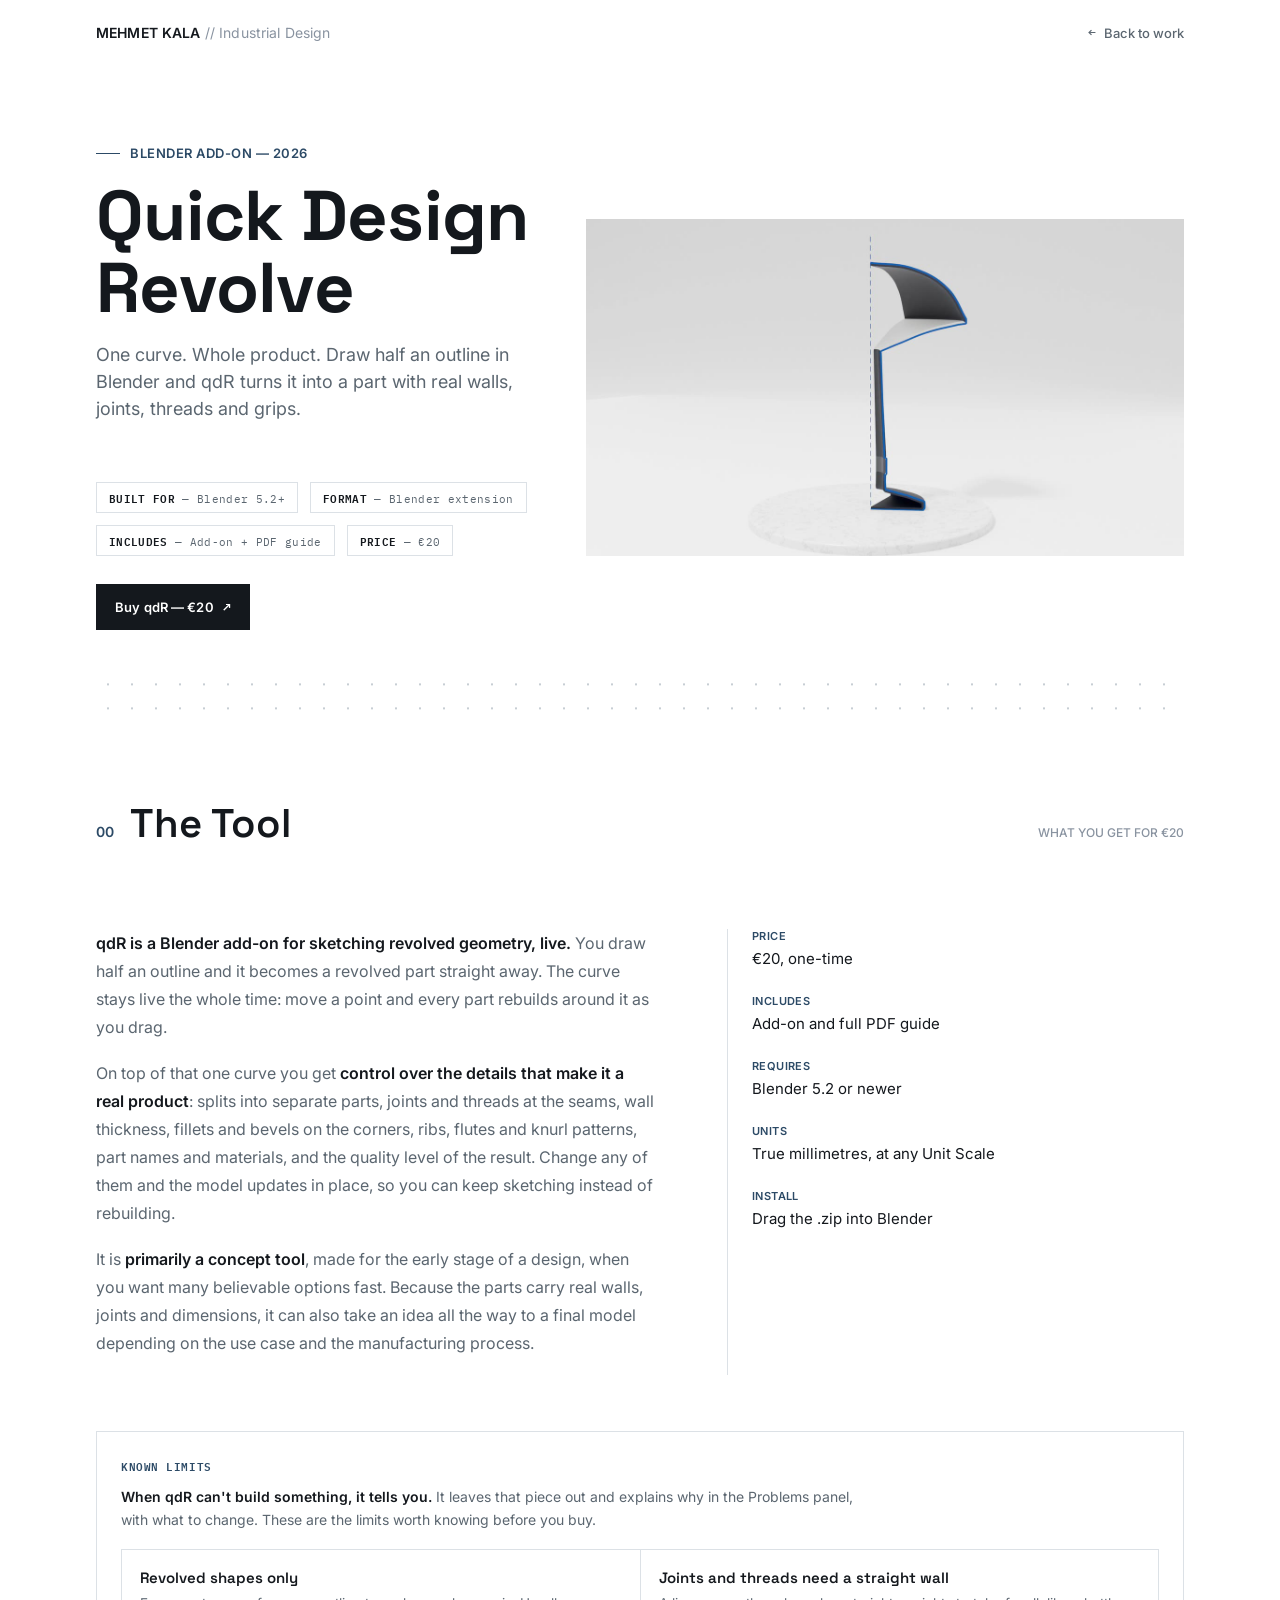
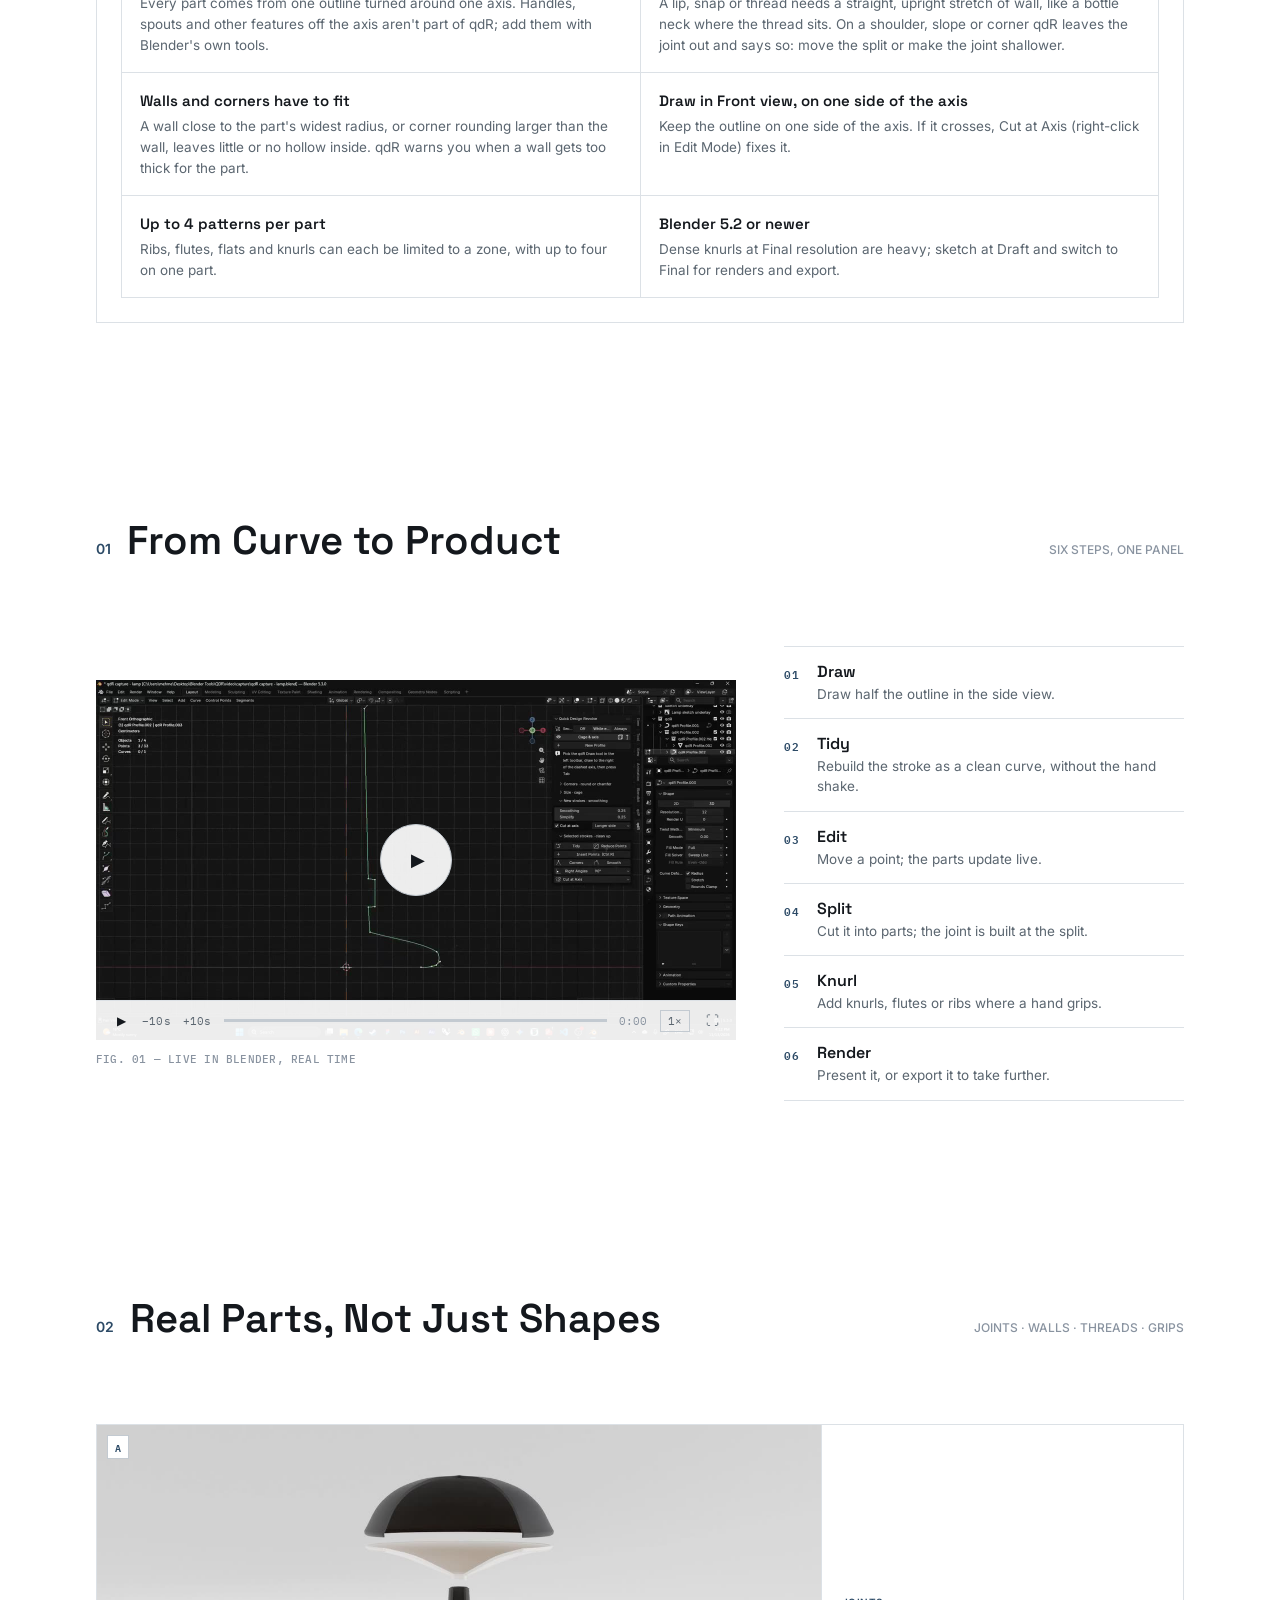
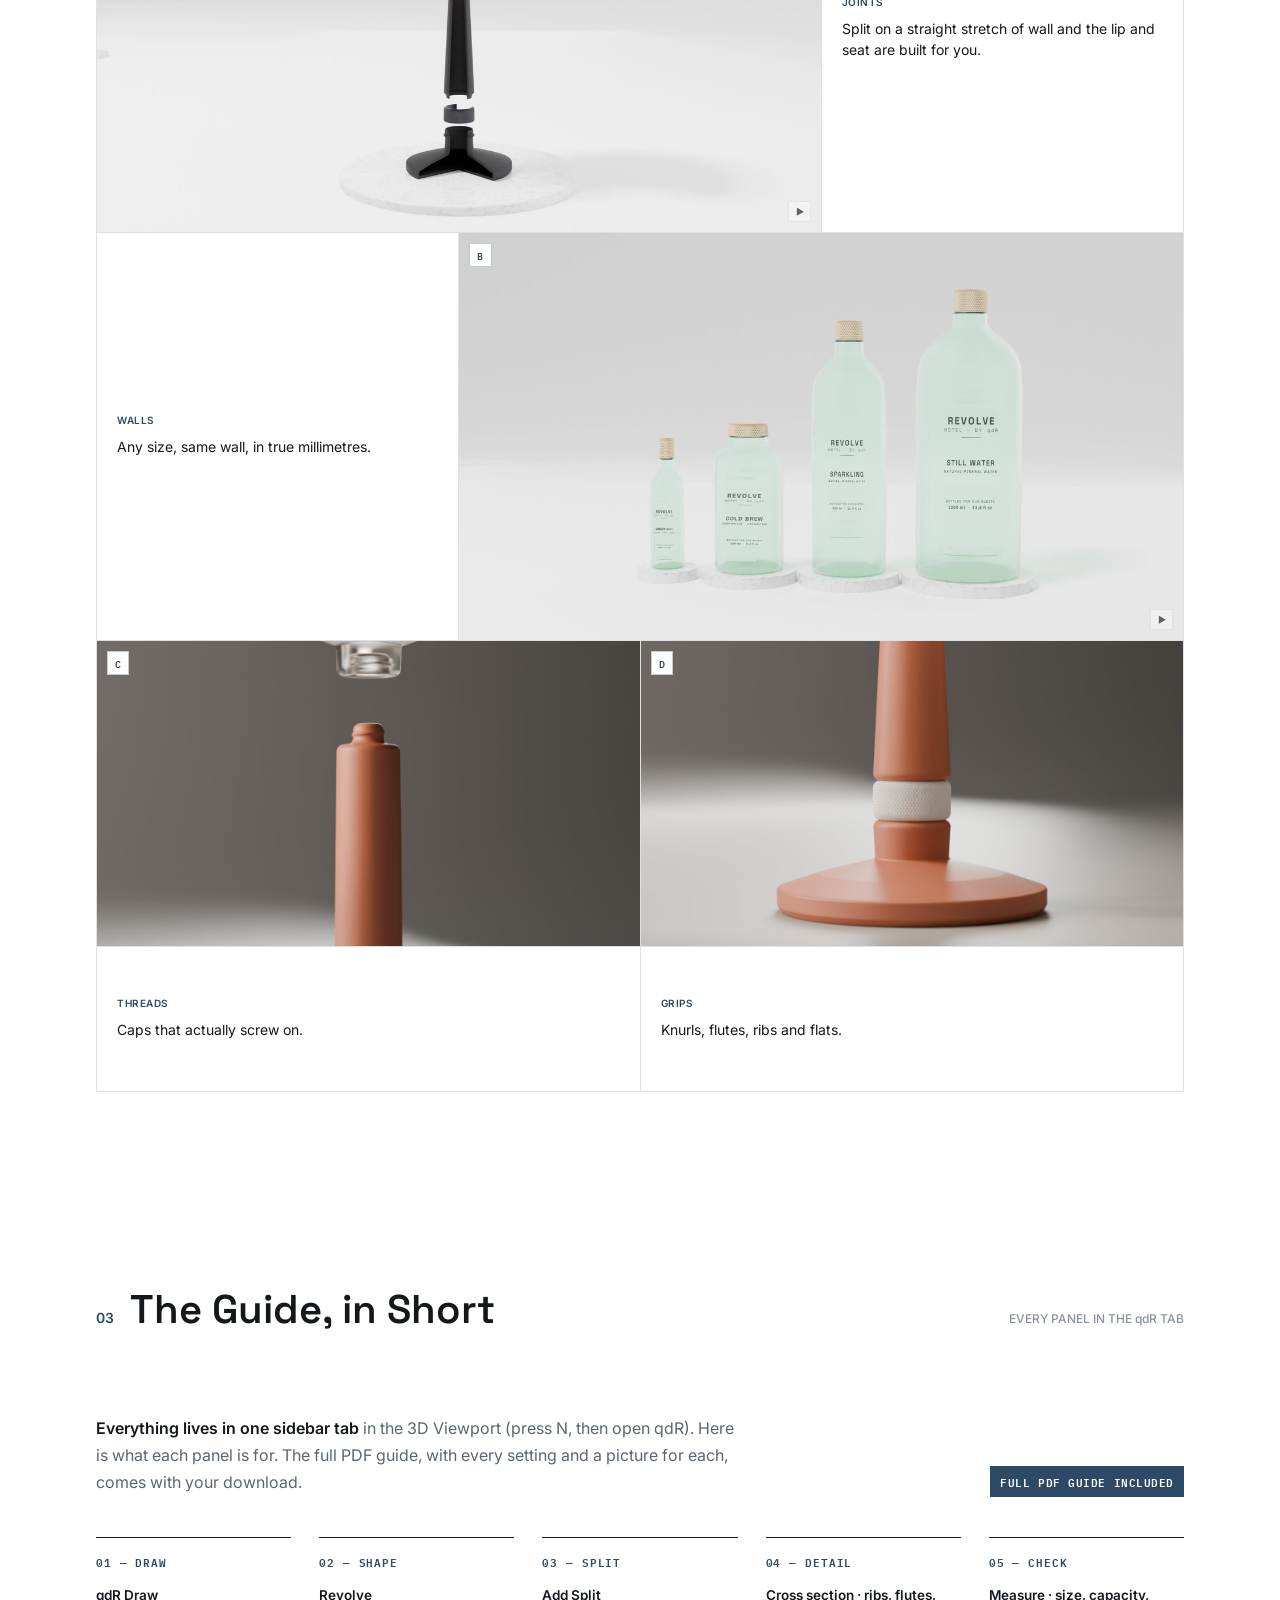
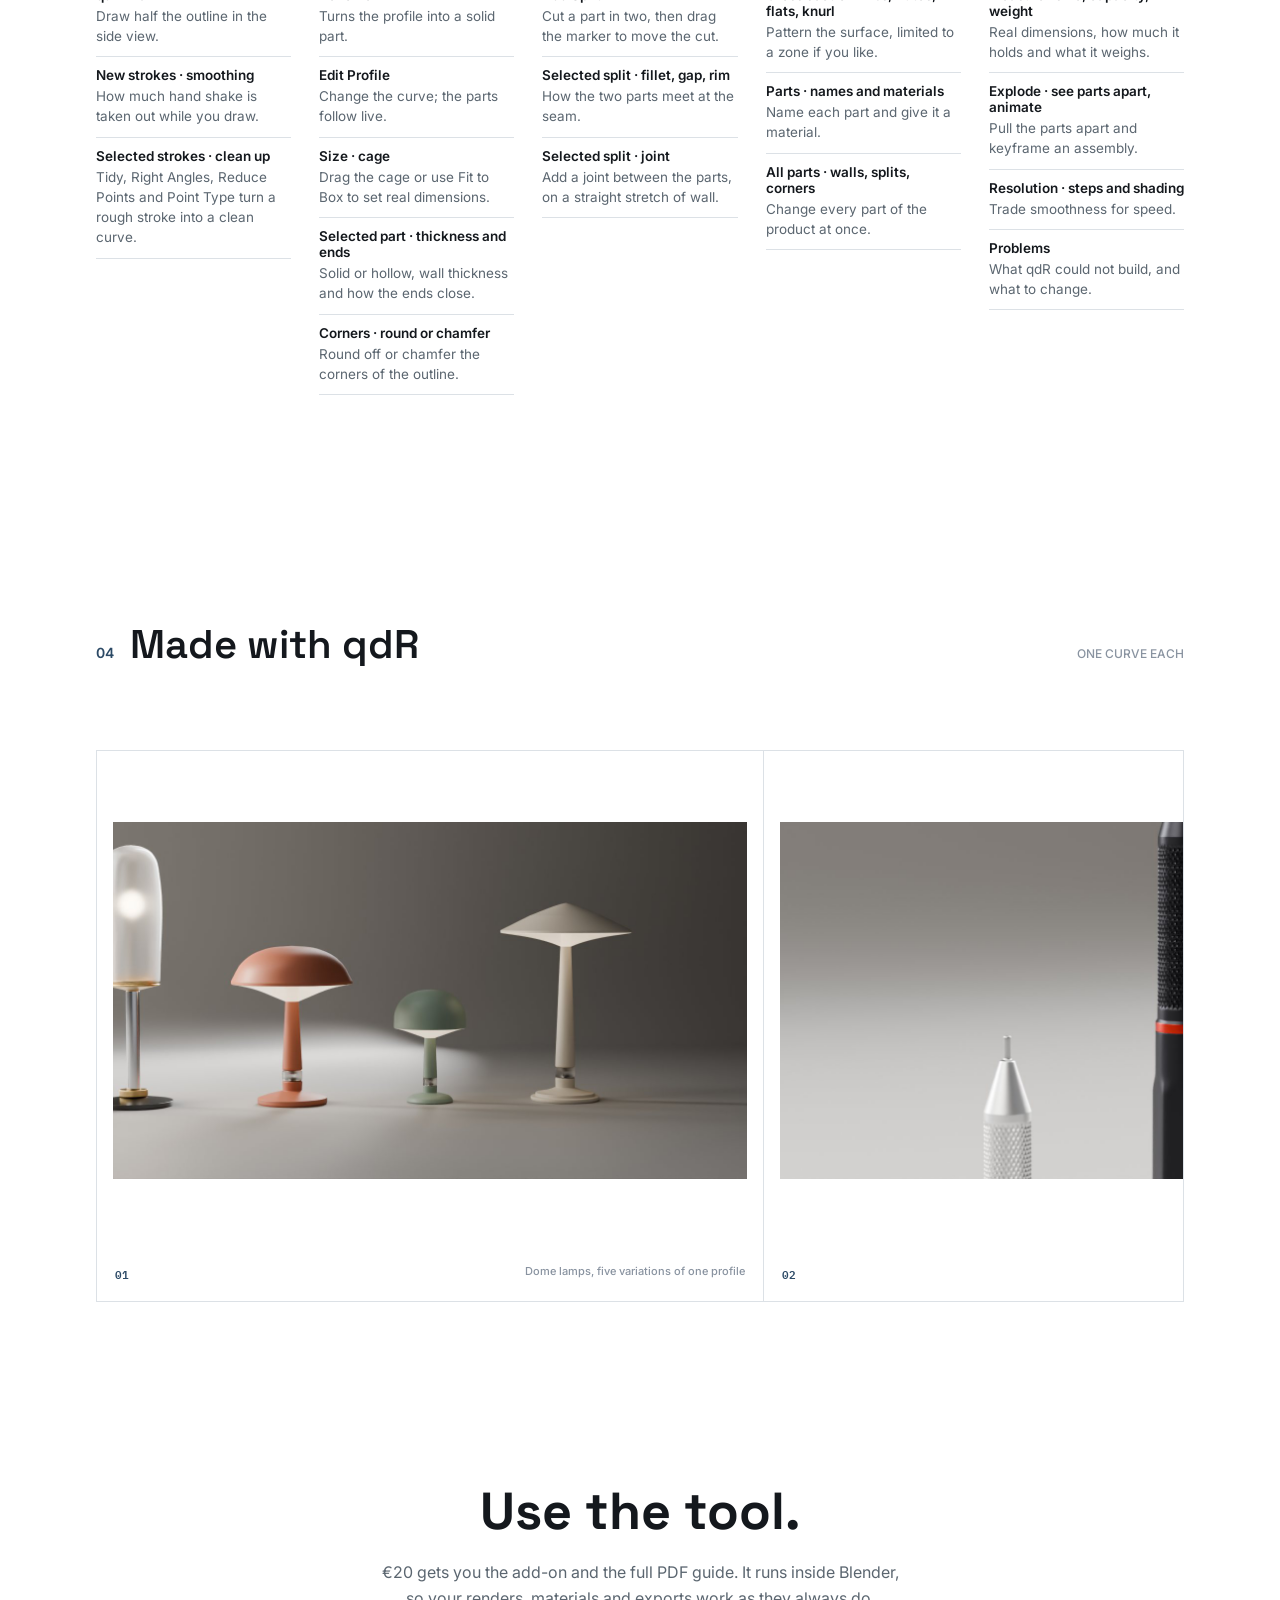
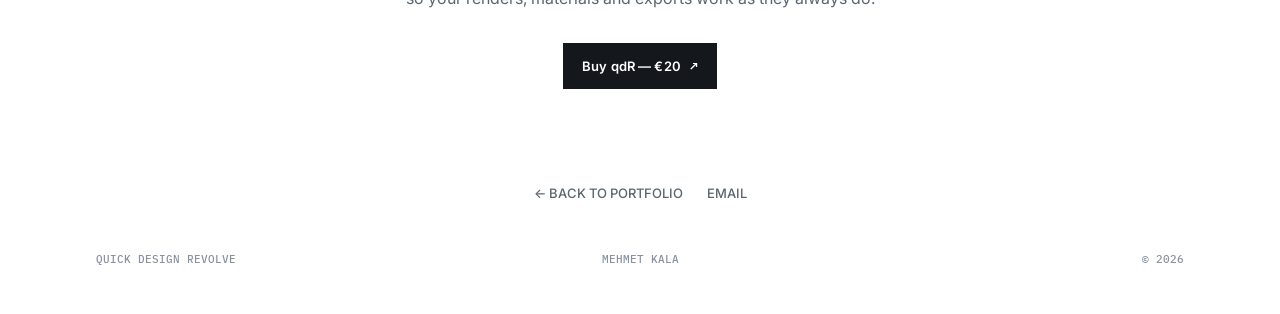
<file: site/qdr.html>
<!DOCTYPE html>
<html lang="en">
<head>
<meta charset="UTF-8">
<meta name="viewport" content="width=device-width, initial-scale=1.0">
<title>Quick Design Revolve (qdR) — Mehmet Kala</title>
<link rel="icon" href="/favicon.svg" type="image/svg+xml">
<link rel="icon" href="/favicon-32.png" type="image/png" sizes="32x32">
<meta name="description" content="qdR is a Blender add-on for sketching revolved geometry live. Draw half an outline and edit splits, joints, patterns, fillets and materials while the curve stays live.">
<meta property="og:type" content="product">
<meta property="og:title" content="Quick Design Revolve (qdR) — Blender add-on">
<meta property="og:description" content="One curve. Whole product. Draw half an outline in Blender and qdR turns it into a part with real walls, joints, threads and grips. €20.">
<meta property="og:url" content="https://mehmetkala.com/qdr">
<meta property="og:image" content="https://mehmetkala.com/images/og_qdr.jpg">
<meta property="og:image:width" content="1200">
<meta property="og:image:height" content="630">
<meta property="og:image:alt" content="Five dome lamps modelled in Blender with qdR">
<meta name="twitter:card" content="summary_large_image">
<meta name="twitter:title" content="Quick Design Revolve (qdR) — Blender add-on">
<meta name="twitter:description" content="One curve. Whole product. Draw half an outline in Blender and qdR turns it into a part with real walls, joints, threads and grips. €20.">
<meta name="twitter:image" content="https://mehmetkala.com/images/og_qdr.jpg">
<link rel="preconnect" href="https://fonts.googleapis.com">
<link href="https://fonts.googleapis.com/css2?family=Space+Grotesk:wght@400;500;600;700&family=IBM+Plex+Mono:wght@400;500;600&family=Inter:wght@400;500;600&display=swap" rel="stylesheet">
<link rel="stylesheet" href="css/style.css?v=7">
<link rel="stylesheet" href="css/lattice.css?v=14">
<link rel="stylesheet" href="css/qdr.css?v=2">
</head>
<body>

<nav>
  <div class="nav-row">
    <div class="logo">MEHMET KALA <span>// Industrial Design</span></div>
    <a class="back-link" href="index.html"><span class="arrow mono">←</span> Back to work</a>
  </div>
  <div class="dot-rule"></div>
</nav>

<!-- ================= HERO ================= -->
<header class="project-header">
  <div>
    <div class="eyebrow">BLENDER ADD-ON — 2026</div>
    <h1>Quick Design<br>Revolve</h1>
    <p class="dek">One curve. Whole product. Draw half an outline in Blender and qdR turns
      it into a part with real walls, joints, threads and grips.</p>

    <div class="spec-row mono">
      <span><b>BUILT FOR</b> — Blender 5.2+</span>
      <span><b>FORMAT</b> — Blender extension</span>
      <span><b>INCLUDES</b> — Add-on + PDF guide</span>
      <span><b>PRICE</b> — €20</span>
    </div>

    <div class="cta-row">
      <a class="cta" href="https://mehmetkala.gumroad.com/l/qdR" target="_blank" rel="noopener">Buy qdR — €20 <span class="mono">↗</span></a>
    </div>
  </div>

  <div class="hero-render">
    <video src="images/qdr_hero.mp4?v=2" poster="images/qdr_hero_poster.jpg?v=2" autoplay muted loop playsinline aria-label="A drawn curve becomes a dome lamp"></video>
    <div class="corner tl"></div><div class="corner tr"></div><div class="corner bl"></div><div class="corner br"></div>
  </div>
</header>

<div class="divider-dots dot-zone"></div>

<!-- ================= THE TOOL ================= -->
<section class="panel">
  <div class="section-head">
    <div class="row">
      <span class="num">00</span>
      <h2>The Tool</h2>
      <span class="note">WHAT YOU GET FOR €20</span>
    </div>
    <div class="dot-rule"></div>
  </div>
  <div class="overview-grid">
    <div>
      <p><b>qdR is a Blender add-on for sketching revolved geometry, live.</b> You draw half
        an outline and it becomes a revolved part straight away. The curve stays live the
        whole time: move a point and every part rebuilds around it as you drag.</p>
      <p>On top of that one curve you get <b>control over the details that make it a real
        product</b>: splits into separate parts, joints and threads at the seams, wall
        thickness, fillets and bevels on the corners, ribs, flutes and knurl patterns, part
        names and materials, and the quality level of the result. Change any of them and
        the model updates in place, so you can keep sketching instead of rebuilding.</p>
      <p>It is <b>primarily a concept tool</b>, made for the early stage of a design, when
        you want many believable options fast. Because the parts carry real walls, joints
        and dimensions, it can also take an idea all the way to a final model depending on the use case and the manufacturing process.</p>
    </div>
    <div class="facts">
      <div class="fact"><div class="k">PRICE</div><div class="v">€20, one-time</div></div>
      <div class="fact"><div class="k">INCLUDES</div><div class="v">Add-on and full PDF guide</div></div>
      <div class="fact"><div class="k">REQUIRES</div><div class="v">Blender 5.2 or newer</div></div>
      <div class="fact"><div class="k">UNITS</div><div class="v">True millimetres, at any Unit Scale</div></div>
      <div class="fact"><div class="k">INSTALL</div><div class="v">Drag the .zip into Blender</div></div>
    </div>
  </div>

  <div class="qdr-limits">
    <div class="k mono">KNOWN LIMITS</div>
    <p><b>When qdR can't build something, it tells you.</b> It leaves that piece out and explains why in the Problems panel, with what to change. These are the limits worth knowing before you buy.</p>
    <ul>
      <li><b>Revolved shapes only</b>Every part comes from one outline turned around one axis. Handles, spouts and other features off the axis aren't part of qdR; add them with Blender's own tools.</li>
      <li><b>Joints and threads need a straight wall</b>A lip, snap or thread needs a straight, upright stretch of wall, like a bottle neck where the thread sits. On a shoulder, slope or corner qdR leaves the joint out and says so: move the split or make the joint shallower.</li>
      <li><b>Walls and corners have to fit</b>A wall close to the part's widest radius, or corner rounding larger than the wall, leaves little or no hollow inside. qdR warns you when a wall gets too thick for the part.</li>
      <li><b>Draw in Front view, on one side of the axis</b>Keep the outline on one side of the axis. If it crosses, Cut at Axis (right-click in Edit Mode) fixes it.</li>
      <li><b>Up to 4 patterns per part</b>Ribs, flutes, flats and knurls can each be limited to a zone, with up to four on one part.</li>
      <li><b>Blender 5.2 or newer</b>Dense knurls at Final resolution are heavy; sketch at Draft and switch to Final for renders and export.</li>
    </ul>
  </div>
</section>

<div class="divider-dots dot-zone"></div>

<!-- ================= FROM CURVE TO PRODUCT ================= -->
<section class="panel">
  <div class="section-head">
    <div class="row">
      <span class="num">01</span>
      <h2>From Curve to Product</h2>
      <span class="note">SIX STEPS, ONE PANEL</span>
    </div>
    <div class="dot-rule"></div>
  </div>

  <div class="qdr-steps-layout">
    <div>
      <div class="media-block player">
        <video src="images/qdr_screen_recording.mp4" poster="images/qdr_screen_poster.jpg" muted loop playsinline preload="metadata"></video>
        <button class="player-overlay" type="button" aria-label="Play video">▶</button>
        <div class="player-bar">
          <button class="player-toggle" type="button" aria-label="Play / pause">▶</button>
          <button class="player-skip mono" type="button" data-skip="-10" aria-label="Back 10 seconds">−10s</button>
          <button class="player-skip mono" type="button" data-skip="10" aria-label="Forward 10 seconds">+10s</button>
          <div class="player-track"><div class="player-fill"></div></div>
          <span class="player-time mono">0:00</span>
          <button class="player-speed mono" type="button" aria-label="Playback speed">1×</button>
          <button class="player-fullscreen" type="button" aria-label="Fullscreen">⛶</button>
        </div>
        <div class="corner tl"></div><div class="corner tr"></div><div class="corner bl"></div><div class="corner br"></div>
      </div>
      <div class="media-caption mono">FIG. 01 — LIVE IN BLENDER, REAL TIME</div>
    </div>

    <ol class="qdr-steps">
      <li><span class="n mono">01</span><div><div class="t">Draw</div><div class="d">Draw half the outline in the side view.</div></div></li>
      <li><span class="n mono">02</span><div><div class="t">Tidy</div><div class="d">Rebuild the stroke as a clean curve, without the hand shake.</div></div></li>
      <li><span class="n mono">03</span><div><div class="t">Edit</div><div class="d">Move a point; the parts update live.</div></div></li>
      <li><span class="n mono">04</span><div><div class="t">Split</div><div class="d">Cut it into parts; the joint is built at the split.</div></div></li>
      <li><span class="n mono">05</span><div><div class="t">Knurl</div><div class="d">Add knurls, flutes or ribs where a hand grips.</div></div></li>
      <li><span class="n mono">06</span><div><div class="t">Render</div><div class="d">Present it, or export it to take further.</div></div></li>
    </ol>
  </div>
</section>

<div class="divider-dots dot-zone"></div>

<!-- ================= REAL PARTS ================= -->
<section class="panel">
  <div class="section-head">
    <div class="row">
      <span class="num">02</span>
      <h2>Real Parts, Not Just Shapes</h2>
      <span class="note">JOINTS · WALLS · THREADS · GRIPS</span>
    </div>
    <div class="dot-rule"></div>
  </div>

  <div class="bento-grid">

    <div class="bento-cell media crop ratio-16x9 b-col4 b-row2">
      <span class="tag mono">A</span>
      <video class="hover-video" src="images/qdr_joint.mp4?v=2" poster="images/qdr_joint_poster.jpg?v=2" muted loop playsinline preload="metadata"></video>
      <div class="corner tl"></div><div class="corner tr"></div><div class="corner bl"></div><div class="corner br"></div>
    </div>
    <div class="bento-cell note b-col2 b-row2">
      <div class="k">JOINTS</div>
      <p>Split on a straight stretch of wall and the lip and seat are built for you.</p>
    </div>

    <div class="bento-cell note b-col2 b-row2">
      <div class="k">WALLS</div>
      <p>Any size, same wall, in true millimetres.</p>
    </div>
    <div class="bento-cell media crop ratio-16x9 b-col4 b-row2">
      <span class="tag mono">B</span>
      <video class="hover-video" src="images/qdr_walls.mp4?v=2" poster="images/qdr_walls_poster.jpg?v=2" muted loop playsinline preload="metadata"></video>
      <div class="corner tl"></div><div class="corner tr"></div><div class="corner bl"></div><div class="corner br"></div>
    </div>

    <div class="bento-cell media crop ratio-16x9 b-col3">
      <span class="tag mono">C</span>
      <img src="images/qdr_threads.jpg" alt="Close-up of a modelled screw thread" loading="lazy">
      <div class="corner tl"></div><div class="corner tr"></div><div class="corner bl"></div><div class="corner br"></div>
    </div>
    <div class="bento-cell media crop ratio-16x9 b-col3">
      <span class="tag mono">D</span>
      <img src="images/qdr_grips.jpg" alt="Close-up of a knurled ring" loading="lazy">
      <div class="corner tl"></div><div class="corner tr"></div><div class="corner bl"></div><div class="corner br"></div>
    </div>
    <div class="bento-cell note b-col3">
      <div class="k">THREADS</div>
      <p>Caps that actually screw on.</p>
    </div>
    <div class="bento-cell note b-col3">
      <div class="k">GRIPS</div>
      <p>Knurls, flutes, ribs and flats.</p>
    </div>

  </div>
</section>

<div class="divider-dots dot-zone"></div>

<!-- ================= THE GUIDE ================= -->
<section class="panel">
  <div class="section-head">
    <div class="row">
      <span class="num">03</span>
      <h2>The Guide, in Short</h2>
      <span class="note">EVERY PANEL IN THE qdR TAB</span>
    </div>
    <div class="dot-rule"></div>
  </div>

  <div class="qdr-guide-intro">
    <p><b>Everything lives in one sidebar tab</b> in the 3D Viewport (press N, then open
      qdR). Here is what each panel is for. The full PDF guide, with every setting and a
      picture for each, comes with your download.</p>
    <span class="badge mono">FULL PDF GUIDE INCLUDED</span>
  </div>

  <div class="qdr-guide">
    <div class="group">
      <div class="k mono">01 — DRAW</div>
      <dl>
        <div><dt>qdR Draw</dt><dd>Draw half the outline in the side view.</dd></div>
        <div><dt>New strokes · smoothing</dt><dd>How much hand shake is taken out while you draw.</dd></div>
        <div><dt>Selected strokes · clean up</dt><dd>Tidy, Right Angles, Reduce Points and Point Type turn a rough stroke into a clean curve.</dd></div>
      </dl>
    </div>
    <div class="group">
      <div class="k mono">02 — SHAPE</div>
      <dl>
        <div><dt>Revolve</dt><dd>Turns the profile into a solid part.</dd></div>
        <div><dt>Edit Profile</dt><dd>Change the curve; the parts follow live.</dd></div>
        <div><dt>Size · cage</dt><dd>Drag the cage or use Fit to Box to set real dimensions.</dd></div>
        <div><dt>Selected part · thickness and ends</dt><dd>Solid or hollow, wall thickness and how the ends close.</dd></div>
        <div><dt>Corners · round or chamfer</dt><dd>Round off or chamfer the corners of the outline.</dd></div>
      </dl>
    </div>
    <div class="group">
      <div class="k mono">03 — SPLIT</div>
      <dl>
        <div><dt>Add Split</dt><dd>Cut a part in two, then drag the marker to move the cut.</dd></div>
        <div><dt>Selected split · fillet, gap, rim</dt><dd>How the two parts meet at the seam.</dd></div>
        <div><dt>Selected split · joint</dt><dd>Add a joint between the parts, on a straight stretch of wall.</dd></div>
      </dl>
    </div>
    <div class="group">
      <div class="k mono">04 — DETAIL</div>
      <dl>
        <div><dt>Cross section · ribs, flutes, flats, knurl</dt><dd>Pattern the surface, limited to a zone if you like.</dd></div>
        <div><dt>Parts · names and materials</dt><dd>Name each part and give it a material.</dd></div>
        <div><dt>All parts · walls, splits, corners</dt><dd>Change every part of the product at once.</dd></div>
      </dl>
    </div>
    <div class="group">
      <div class="k mono">05 — CHECK</div>
      <dl>
        <div><dt>Measure · size, capacity, weight</dt><dd>Real dimensions, how much it holds and what it weighs.</dd></div>
        <div><dt>Explode · see parts apart, animate</dt><dd>Pull the parts apart and keyframe an assembly.</dd></div>
        <div><dt>Resolution · steps and shading</dt><dd>Trade smoothness for speed.</dd></div>
        <div><dt>Problems</dt><dd>What qdR could not build, and what to change.</dd></div>
      </dl>
    </div>
  </div>
</section>

<div class="divider-dots dot-zone"></div>

<!-- ================= MADE WITH qdR ================= -->
<section class="panel">
  <div class="section-head">
    <div class="row">
      <span class="num">04</span>
      <h2>Made with qdR</h2>
      <span class="note">ONE CURVE EACH</span>
    </div>
    <div class="dot-rule"></div>
  </div>

  <div class="slider-wrap">
    <div class="slider">
      <div class="slide">
        <div class="shot"><img src="images/qdr_made_dome_lamps.jpg" alt="Five dome lamps from one curve" loading="lazy">
          <div class="corner tl"></div><div class="corner tr"></div><div class="corner bl"></div><div class="corner br"></div></div>
        <div class="cap"><span class="n mono">01</span><span>Dome lamps, five variations of one profile</span></div>
      </div>
      <div class="slide">
        <div class="shot"><img src="images/qdr_made_pens_grips.jpg" alt="Pens with different grip patterns" loading="lazy">
          <div class="corner tl"></div><div class="corner tr"></div><div class="corner bl"></div><div class="corner br"></div></div>
        <div class="cap"><span class="n mono">02</span><span>Writing instruments, grip studies</span></div>
      </div>
      <div class="slide">
        <div class="shot"><img src="images/qdr_made_bottles.jpg" alt="Labelled bottles in four sizes" loading="lazy">
          <div class="corner tl"></div><div class="corner tr"></div><div class="corner bl"></div><div class="corner br"></div></div>
        <div class="cap"><span class="n mono">03</span><span>Bottles: copy, reshape, repeat</span></div>
      </div>
      <div class="slide">
        <div class="shot"><img src="images/qdr_made_dome_lamp_explode.jpg" alt="Dome lamp exploded into its parts" loading="lazy">
          <div class="corner tl"></div><div class="corner tr"></div><div class="corner bl"></div><div class="corner br"></div></div>
        <div class="cap"><span class="n mono">04</span><span>Dome lamp, exploded into its parts</span></div>
      </div>
      <div class="slide">
        <div class="shot"><img src="images/qdr_made_pencils_explode.jpg" alt="Pencils exploded into their parts" loading="lazy">
          <div class="corner tl"></div><div class="corner tr"></div><div class="corner bl"></div><div class="corner br"></div></div>
        <div class="cap"><span class="n mono">05</span><span>Pencils, exploded</span></div>
      </div>
      <div class="slide">
        <div class="shot"><img src="images/qdr_made_pen_range.jpg" alt="Four pens branded qdR" loading="lazy">
          <div class="corner tl"></div><div class="corner tr"></div><div class="corner bl"></div><div class="corner br"></div></div>
        <div class="cap"><span class="n mono">06</span><span>Pen range, branded qdR</span></div>
      </div>
    </div>

    <div class="slider-controls">
      <button type="button" data-dir="-1" aria-label="Previous image">←</button>
      <button type="button" data-dir="1" aria-label="Next image">→</button>
    </div>
  </div>
</section>

<div class="dot-rule"></div>

<!-- ================= USE THE TOOL ================= -->
<section class="use-tool" id="use-tool">
  <h2>Use the tool.</h2>
  <p>€20 gets you the add-on and the full PDF guide. It runs inside Blender,
    so your renders, materials and exports work as they always do.</p>
  <div class="cta-row">
    <a class="cta" href="https://mehmetkala.gumroad.com/l/qdR" target="_blank" rel="noopener">Buy qdR — €20 <span class="mono">↗</span></a>
  </div>
</section>

<footer>
  <div class="contact-links">
    <a href="index.html">← BACK TO PORTFOLIO</a>
    <a href="mailto:mehmet0kala@gmail.com">EMAIL</a>
  </div>
  <div class="footer-meta mono">
    <span>QUICK DESIGN REVOLVE</span>
    <span>MEHMET KALA</span>
    <span>© 2026</span>
  </div>
</footer>

<script>
  (function(){
    // bento clips: rest on the poster, play from the start while hovered
    // (or on tap, for touch), and go back to the poster when stopped.
    // load() is what brings the poster back — seeking to 0 would only show
    // the first frame, and these posters are a different still.
    document.querySelectorAll('.hover-video').forEach(function(v){
      var host = v.closest('.shot') || v.closest('.cell') || v.parentElement;
      var lastPointer = 'mouse';
      function start(){
        try{ v.currentTime = 0; }catch(e){}
        var p = v.play();
        if(p && p.catch) p.catch(function(){});
      }
      function stop(){
        v.pause();
        v.load();
      }
      host.addEventListener('pointerdown', function(e){ lastPointer = e.pointerType; });
      host.addEventListener('pointerenter', function(e){ if(e.pointerType === 'mouse') start(); });
      host.addEventListener('pointerleave', function(e){ if(e.pointerType === 'mouse') stop(); });
      host.addEventListener('click', function(){
        if(lastPointer === 'mouse') return;
        v.paused ? start() : stop();
      });
    });
  })();

  (function(){
    // fig. 01 — custom player: big overlay button until first play, then a bottom play bar
    document.querySelectorAll('.media-block.player').forEach(function(block){
      var video = block.querySelector('video');
      var overlay = block.querySelector('.player-overlay');
      var bar = block.querySelector('.player-bar');
      var toggle = block.querySelector('.player-toggle');
      var track = block.querySelector('.player-track');
      var fill = block.querySelector('.player-fill');
      var time = block.querySelector('.player-time');
      var skipBtns = block.querySelectorAll('.player-skip');
      var speedBtn = block.querySelector('.player-speed');
      var speeds = [0.5, 1, 1.5, 2];
      var speedIndex = 1;
      if(!video) return;

      function formatTime(s){
        if(!isFinite(s)) return '0:00';
        var m = Math.floor(s / 60), sec = Math.floor(s % 60);
        return m + ':' + (sec < 10 ? '0' : '') + sec;
      }
      function sync(){
        var playing = !video.paused && !video.ended;
        overlay.textContent = playing ? '❚❚' : '▶';
        toggle.textContent = playing ? '❚❚' : '▶';
      }
      function toggleVideo(){
        video.paused ? video.play() : video.pause();
      }

      if(bar) bar.addEventListener('click', function(e){ e.stopPropagation(); });
      overlay.addEventListener('click', function(e){
        e.stopPropagation();
        block.classList.add('touched');
        toggleVideo();
      });
      toggle.addEventListener('click', function(e){
        e.stopPropagation();
        block.classList.add('touched');
        toggleVideo();
      });
      track.addEventListener('click', function(e){
        e.stopPropagation();
        var rect = track.getBoundingClientRect();
        var ratio = (e.clientX - rect.left) / rect.width;
        if(video.duration) video.currentTime = ratio * video.duration;
      });
      skipBtns.forEach(function(btn){
        btn.addEventListener('click', function(e){
          e.stopPropagation();
          var delta = parseFloat(btn.dataset.skip) || 0;
          var d = video.duration || Infinity;
          video.currentTime = Math.min(Math.max(video.currentTime + delta, 0), d);
        });
      });
      if(speedBtn){
        speedBtn.textContent = speeds[speedIndex] + '×';
        speedBtn.addEventListener('click', function(e){
          e.stopPropagation();
          speedIndex = (speedIndex + 1) % speeds.length;
          video.playbackRate = speeds[speedIndex];
          speedBtn.textContent = speeds[speedIndex] + '×';
        });
      }
      var fsBtn = block.querySelector('.player-fullscreen');
      if(fsBtn){
        fsBtn.addEventListener('click', function(e){
          e.stopPropagation();
          var isFs = document.fullscreenElement === block || document.webkitFullscreenElement === block;
          if(isFs){
            (document.exitFullscreen || document.webkitExitFullscreen).call(document);
          } else if(block.requestFullscreen){
            block.requestFullscreen();
          } else if(block.webkitRequestFullscreen){
            block.webkitRequestFullscreen();
          }
        });
      }
      video.addEventListener('timeupdate', function(){
        if(video.duration){ fill.style.width = (video.currentTime / video.duration * 100) + '%'; }
        time.textContent = formatTime(video.currentTime);
      });
      video.addEventListener('play', sync);
      video.addEventListener('pause', sync);
      block.addEventListener('click', function(){
        block.classList.add('touched');
        toggleVideo();
      });
      sync();
    });
  })();

  (function(){
    // made-with-qdR slider — same scroll-snap + drag-to-pan interaction
    // as the Holo project's final-renders slider, generalized to any .slider-wrap
    document.querySelectorAll('.slider-wrap').forEach(function(wrap){
      var slider = wrap.querySelector('.slider');
      if(!slider) return;

      function step(){
        var slide = slider.querySelector('.slide');
        return slide ? slide.getBoundingClientRect().width + 1 : slider.clientWidth;
      }

      wrap.querySelectorAll('.slider-controls button').forEach(function(btn){
        btn.addEventListener('click', function(){
          slider.scrollBy({ left: step() * Number(btn.dataset.dir), behavior: 'smooth' });
        });
      });

      // click-and-drag to pan, for mouse users
      var down = false, startX = 0, startScroll = 0;
      slider.addEventListener('mousedown', function(e){
        down = true; startX = e.pageX; startScroll = slider.scrollLeft;
        slider.style.cursor = 'grabbing';
      });
      ['mouseup', 'mouseleave'].forEach(function(evt){
        slider.addEventListener(evt, function(){ down = false; slider.style.cursor = ''; });
      });
      slider.addEventListener('mousemove', function(e){
        if(!down) return;
        e.preventDefault();
        slider.scrollLeft = startScroll - (e.pageX - startX);
      });
    });
  })();

  (function(){
    // lightbox — click any slide image for a large view with zoom + prev/next
    var lightbox = document.createElement('div');
    lightbox.className = 'lightbox';
    lightbox.innerHTML =
      '<button class="lightbox-close" type="button" aria-label="Close">✕</button>' +
      '<button class="lightbox-nav prev" type="button" aria-label="Previous image">←</button>' +
      '<div class="lightbox-stage"><img class="lightbox-img" alt=""></div>' +
      '<button class="lightbox-nav next" type="button" aria-label="Next image">→</button>';
    document.body.appendChild(lightbox);

    var stageImg = lightbox.querySelector('.lightbox-img');
    var btnClose = lightbox.querySelector('.lightbox-close');
    var btnPrev = lightbox.querySelector('.lightbox-nav.prev');
    var btnNext = lightbox.querySelector('.lightbox-nav.next');
    var curGroup = [], curIndex = 0;

    function show(){
      stageImg.classList.remove('zoomed');
      var img = curGroup[curIndex];
      stageImg.src = img.currentSrc || img.src;
      stageImg.alt = img.alt || '';
      var multi = curGroup.length > 1;
      btnPrev.hidden = !multi;
      btnNext.hidden = !multi;
    }
    function open(group, index){
      curGroup = group; curIndex = index; show();
      lightbox.classList.add('open');
      document.body.style.overflow = 'hidden';
    }
    function close(){
      lightbox.classList.remove('open');
      document.body.style.overflow = '';
    }
    function prev(){ curIndex = (curIndex - 1 + curGroup.length) % curGroup.length; show(); }
    function next(){ curIndex = (curIndex + 1) % curGroup.length; show(); }

    btnClose.addEventListener('click', close);
    btnPrev.addEventListener('click', prev);
    btnNext.addEventListener('click', next);
    lightbox.addEventListener('click', function(e){ if(e.target === lightbox) close(); });
    stageImg.addEventListener('click', function(e){
      e.stopPropagation();
      stageImg.classList.toggle('zoomed');
    });
    document.addEventListener('keydown', function(e){
      if(!lightbox.classList.contains('open')) return;
      if(e.key === 'Escape') close();
      else if(e.key === 'ArrowLeft') prev();
      else if(e.key === 'ArrowRight') next();
    });

    document.querySelectorAll('.slider').forEach(function(slider){
      var imgs = Array.prototype.slice.call(slider.querySelectorAll('.slide .shot img'));
      if(!imgs.length) return;
      imgs.forEach(function(img, i){
        var downX = 0, downY = 0, dragged = false;
        img.addEventListener('mousedown', function(e){ downX = e.clientX; downY = e.clientY; dragged = false; });
        img.addEventListener('mousemove', function(e){
          if(e.buttons === 1 && (Math.abs(e.clientX - downX) > 6 || Math.abs(e.clientY - downY) > 6)) dragged = true;
        });
        img.addEventListener('click', function(){
          if(dragged) return;
          open(imgs, i);
        });
      });
    });
  })();
</script>

</body>
</html>
</file>
<file: site/css/home.css>
:root{
    --white:#FFFFFF; --ink:#14181D; --ink-dim:#5B6670; --ink-faint:#8993A0;
    --line:#DCE1E6; --line-strong:#C3CAD1; --dot:#C7CED4;
    --accent:#2C4A66; --paper:#F7F9FA;
  }
  *{box-sizing:border-box; margin:0; padding:0;}
  html{scroll-behavior:smooth;}
  body{ background:var(--white); color:var(--ink); font-family:'Inter',sans-serif; overflow-x:hidden; }
  ::selection{ background:var(--accent); color:var(--white); }
  .mono{ font-family:'IBM Plex Mono',monospace; }
  header, main, footer{ position:relative; z-index:1; }

  /* ---------- dot texture ---------- */
  .dot-zone{
    background-image: radial-gradient(var(--dot) 1.5px, transparent 1.5px);
    background-size:24px 24px; background-position:0 0; background-attachment:fixed;
  }
  @supports not (background-attachment: fixed){ .dot-zone{ background-attachment:scroll; } }
  .divider-dots{ height:48px; margin:0 96px; }
  .dot-rule{
    height:8px; width:100%;
    background-image: radial-gradient(var(--dot) 1.3px, transparent 1.3px);
    background-size:24px 8px; background-position:0 0; background-attachment:fixed;
  }
  @supports not (background-attachment: fixed){ .dot-rule{ background-attachment:scroll; } }

  /* ---------- nav ---------- */
  nav{
    position:sticky; top:0; z-index:10; padding:24px 96px 0;
    background:rgba(255,255,255,0.92); -webkit-backdrop-filter:blur(6px); backdrop-filter:blur(6px);
  }
  .nav-row{ display:flex; align-items:center; justify-content:space-between; padding-bottom:24px; }
  .logo{ font-size:14px; font-weight:600; color:var(--ink); }
  .logo span{ color:var(--ink-faint); font-weight:400; }
  .nav-links{ display:flex; gap:28px; }
  .nav-links a{
    font-size:13px; font-weight:500; color:var(--ink-dim); text-decoration:none;
    padding:6px 0; position:relative; transition:color .2s;
  }
  .nav-links a:hover{ color:var(--ink); }
  .nav-links a::after{
    content:''; position:absolute; left:0; right:0; bottom:-1px; height:2px;
    background:var(--accent); transform:scaleX(0); transition:transform .2s;
  }
  .nav-links a:hover::after{ transform:scaleX(1); }

  /* ---------- hero ---------- */
  .hero{
    min-height:78vh; display:grid; grid-template-columns:1.15fr 0.85fr;
    gap:48px; align-items:center; padding:72px 96px;
  }
  .hero .eyebrow{
    font-size:13px; color:var(--accent); font-weight:600; letter-spacing:0.04em;
    margin-bottom:22px; display:flex; align-items:center; gap:10px;
  }
  .hero .eyebrow::before{ content:''; width:24px; height:1px; background:var(--accent); }
  .hero-content{ background:var(--white); padding:24px; margin:-24px; max-width:100%; }
  .hero h1{
    font-family:'Space Grotesk',sans-serif; font-weight:700;
    font-size:clamp(42px,6.2vw,92px); line-height:0.98; letter-spacing:-0.02em;
  }
  .hero h1 .thin{ font-weight:400; color:var(--ink-faint); }
  .hero .sub{ margin-top:26px; max-width:480px; font-size:17px; line-height:1.6; color:var(--ink-dim); }
  .hero .sub b{ color:var(--ink); font-weight:600; }
  .dim-line{
    display:flex; align-items:center; gap:10px; font-size:12px; font-weight:500;
    color:var(--ink-faint); margin-top:48px;
  }
  .dim-line .bar{ width:60px; height:1px; background:var(--line-strong); position:relative; }
  .dim-line .bar::before,.dim-line .bar::after{
    content:''; position:absolute; top:-3px; width:1px; height:7px; background:var(--line-strong);
  }
  .dim-line .bar::before{ left:0; } .dim-line .bar::after{ right:0; }

  .photo-frame{ position:relative; aspect-ratio:4/5; background:var(--white); max-width:60%; margin-left:auto; }
  .photo-frame img{ width:100%; height:100%; object-fit:cover; display:block; }
  .photo-frame .placeholder{
    width:100%; height:100%; background:var(--paper);
    display:flex; align-items:center; justify-content:center;
  }
  .photo-frame .placeholder span{
    font-size:11px; font-weight:500; color:var(--ink-faint); letter-spacing:0.04em;
    border:1px solid var(--line-strong); padding:5px 12px; background:var(--white);
  }
  .photo-frame .corner{
    position:absolute; width:16px; height:16px; border:1px solid var(--accent);
    opacity:0; transition:opacity .25s;
  }
  .photo-frame:hover .corner{ opacity:0.5; }
  .corner.tl{ top:-1px; left:-1px; border-right:none; border-bottom:none; }
  .corner.tr{ top:-1px; right:-1px; border-left:none; border-bottom:none; }
  .corner.bl{ bottom:-1px; left:-1px; border-right:none; border-top:none; }
  .corner.br{ bottom:-1px; right:-1px; border-left:none; border-top:none; }

  @media (max-width:860px){
    .hero{ grid-template-columns:1fr; padding:48px 24px; gap:24px; }
    .photo-frame{ max-width:180px; margin-left:auto; margin-right:auto; }
  }

  /* ---------- section shell ---------- */
  section.panel{ padding:96px 96px; }
  @media (max-width:860px){ section.panel{ padding:72px 24px; } }
  .section-head{ margin-bottom:48px; }
  .section-head .row{ display:flex; align-items:baseline; gap:16px; padding-bottom:24px; }
  .section-head .num{ font-size:14px; color:var(--accent); font-weight:600; }
  .section-head h2{
    font-family:'Space Grotesk',sans-serif; font-weight:600; font-size:clamp(26px,3.6vw,40px);
  }
  .section-head .note{ margin-left:auto; font-size:12px; color:var(--ink-faint); font-weight:500; }

  /* ---------- tag filter ---------- */
  .filter-row{ display:flex; flex-wrap:wrap; gap:8px; margin-bottom:48px; }
  .filter-row button{
    font-family:'IBM Plex Mono',monospace; font-size:11px; letter-spacing:0.04em;
    background:transparent; color:var(--ink-dim);
    border:1px solid var(--line); padding:6px 12px; cursor:pointer;
    transition:border-color .2s, color .2s, background .2s;
  }
  .filter-row button:hover{ color:var(--ink); border-color:var(--line-strong); }
  .filter-row button.on{ background:var(--ink); color:var(--white); border-color:var(--ink); }

  /* ---------- project flow ---------- */
  .flow{ display:flex; flex-direction:column; gap:56px; }
  .project{
    display:flex; gap:40px; align-items:stretch;
  }
  /* even rows mirror: image hugs the right edge, text sits beside it */
  .project.flip{ flex-direction:row-reverse; }

  .project .shot{
    position:relative; aspect-ratio:4/3; flex:0 0 min(62%, 810px); background:var(--paper);
    display:flex; align-items:center; justify-content:center; overflow:hidden;
    text-decoration:none; color:inherit;
  }
  /* the lattice video is shown uncropped (contain), so letterbox on white instead
     of the paper-grey used behind photos, so the bars don't read as a grey box */
  .project .shot.video-shot{ background:var(--white); }
  /* this card only plays on hover, so mark it as moving footage rather than a
     still. Fades out on hover as the video starts; click-through so it never
     intercepts the card link. */
  .project .shot.video-shot::after{
    content:'\25B6';
    position:absolute; right:10px; bottom:10px; z-index:3;
    font-size:9px; line-height:1; color:var(--ink);
    background:rgba(255,255,255,0.55); border:1px solid rgba(20,24,29,0.10);
    padding:5px 6px 5px 7px;
    opacity:0.65; transition:opacity .2s; pointer-events:none;
  }
  .project .shot.video-shot:hover::after{ opacity:0; }
  .project .shot{ align-self:start; }
  .project .shot img{ width:100%; height:100%; object-fit:cover; display:block; }
  /* opt-in: show the whole image instead of cropping it to the 4:3 box — for a
     transparent cutout or a wide shot. Letterboxed on white, same reasoning as
     the video shot above, so the bars don't read as a grey box */
  .project .shot.contain{ background:var(--white); }
  .project .shot.contain img{ object-fit:contain; }
  .project .shot video{ width:100%; height:100%; object-fit:contain; display:block; }
  .project .shot .placeholder span{
    font-size:11px; font-weight:500; color:var(--ink-faint); letter-spacing:0.04em;
    border:1px solid var(--line-strong); padding:6px 14px; background:var(--white);
  }
  .project .shot .corner{
    position:absolute; width:16px; height:16px; border:1px solid var(--accent);
    opacity:0; transition:opacity .25s;
  }
  .project .shot:hover .corner{ opacity:0.5; }
  .project .shot .corner.tl{ top:10px; left:10px; border-right:none; border-bottom:none; }
  .project .shot .corner.tr{ top:10px; right:10px; border-left:none; border-bottom:none; }
  .project .shot .corner.bl{ bottom:10px; left:10px; border-right:none; border-top:none; }
  .project .shot .corner.br{ bottom:10px; right:10px; border-left:none; border-top:none; }

  .project .meta{ display:flex; flex-direction:column; justify-content:center; flex:1 1 auto; }
  .project .idx{ font-size:10.5px; font-weight:600; color:var(--accent); letter-spacing:0.05em; margin-bottom:10px; }
  .project h3{
    font-family:'Space Grotesk',sans-serif; font-weight:600;
    font-size:clamp(21px,2.2vw,27px); line-height:1.12; margin-bottom:10px;
  }
  .project .line{ font-size:14px; line-height:1.7; color:var(--ink-dim); margin-bottom:18px; }
  .project .tags{ display:flex; flex-wrap:wrap; gap:6px; margin-bottom:18px; }
  .project .tags span{
    font-family:'IBM Plex Mono',monospace; font-size:10.5px; letter-spacing:0.04em;
    color:var(--ink-dim); border:1px solid var(--line); padding:3px 9px;
  }
  /* category chips mirror the filter row above the grid — the accent marks the
     ones you can actually filter by, so they read apart from free-text descriptors */
  .project .tags span.cat{ color:var(--accent); border-color:var(--line-strong); font-weight:500; }
  .project .go{
    display:inline-flex; align-items:center; gap:8px;
    font-size:13px; font-weight:600; color:var(--accent); text-decoration:none;
    border-bottom:1px solid transparent; padding-bottom:2px; transition:border-color .2s;
  }
  .project .go:hover{ border-color:var(--accent); }
  .project .soon{ font-size:11px; color:var(--ink-faint); font-weight:500; letter-spacing:0.05em; }

  @media (max-width:860px){
    .flow{ gap:48px; }
    .project{ gap:20px; }
    .project .shot{ max-width:none; }
    .project.flip .shot{ margin-left:0; }
    .project{ flex-direction:column; }
    .project.flip{ flex-direction:column; }
    .project .shot{ flex:0 0 auto; }
    .project .meta{ flex:0 0 auto; }
  }

  /* ---------- about ---------- */
  .about-grid{ display:grid; grid-template-columns:1.1fr 0.9fr; gap:72px; }
  .about-grid p{ font-size:16px; line-height:1.75; color:var(--ink-dim); margin-bottom:18px; }
  .about-grid p b{ color:var(--ink); font-weight:600; }
  .facts{ border-left:1px solid var(--line); padding-left:24px; }
  .facts .fact{ margin-bottom:26px; }
  .facts .fact .k{ font-size:11px; color:var(--accent); font-weight:600; letter-spacing:0.04em; margin-bottom:6px; }
  .facts .fact .v{ font-size:15px; color:var(--ink); }
  @media (max-width:860px){
    .about-grid{ grid-template-columns:1fr; }
    .facts{ border-left:none; padding-left:0; padding-top:24px; }
  }

  /* ---------- cv ----------
     two columns, but flowed rather than hand-assigned: the browser balances the
     blocks across them, so neither side can run out of content and leave a gap.
     break-inside keeps a category from splitting across the column break. */
  .cv-grid{ column-count:2; column-gap:72px; }
  /* spacing goes on the bottom, not the top: a top margin would also apply to
     whichever block starts the second column and push it out of alignment */
  .cv-block{
    break-inside:avoid; -webkit-column-break-inside:avoid; page-break-inside:avoid;
    margin-bottom:56px;
  }
  .cv-label{
    font-size:11px; color:var(--accent); font-weight:600; letter-spacing:0.06em;
    padding-bottom:12px; border-bottom:1px solid var(--line); margin-bottom:4px;
  }
  .cv-item{ padding:18px 0; border-bottom:1px solid var(--line); }
  .cv-item:last-child{ border-bottom:none; padding-bottom:0; }
  .cv-item-head{ display:flex; align-items:baseline; gap:16px; }
  .cv-org{ font-size:15px; font-weight:600; color:var(--ink); line-height:1.3; }
  .cv-when{
    margin-left:auto; flex:0 0 auto; white-space:nowrap;
    font-size:10.5px; color:var(--ink-faint); font-weight:500; letter-spacing:0.04em;
  }
  .cv-role{ font-size:14px; color:var(--ink-dim); line-height:1.5; margin-top:3px; }
  .cv-item .cv-role:first-child{ font-size:15px; font-weight:600; color:var(--ink); margin-top:0; }
  .cv-meta{ font-size:13px; color:var(--ink-faint); line-height:1.6; margin-top:4px; }

  /* label + value rows, for software and languages */
  .cv-soft-row{ display:flex; gap:20px; align-items:baseline; padding:12px 0; border-bottom:1px solid var(--line); }
  .cv-soft-row:last-child{ border-bottom:none; }
  .cv-soft-k{
    flex:0 0 96px; font-size:10.5px; color:var(--ink-faint);
    font-weight:500; letter-spacing:0.05em; padding-top:1px;
  }
  .cv-soft-v{ font-size:14px; color:var(--ink); line-height:1.5; }

  /* languages / outside design sit quieter than the rest */
  .cv-block--minor .cv-soft-v,
  .cv-block--minor .cv-item .cv-role:first-child{ font-size:13.5px; font-weight:500; color:var(--ink-dim); }

  @media (max-width:860px){
    .cv-grid{ column-count:1; }
    .cv-block{ margin-bottom:48px; }
  }
  @media (max-width:520px){
    .cv-item-head{ flex-wrap:wrap; gap:4px 12px; }
    .cv-when{ margin-left:0; }
    .cv-soft-row{ flex-direction:column; gap:4px; }
    .cv-soft-k{ flex:0 0 auto; }
  }

  /* ---------- footer ---------- */
  footer{ padding:0 96px 48px; text-align:center; }
  footer h2{
    font-family:'Space Grotesk',sans-serif; font-size:clamp(30px,5.5vw,60px);
    font-weight:700; margin:48px 0 24px;
  }
  .contact-links{ display:flex; justify-content:center; gap:24px; flex-wrap:wrap; font-size:13px; font-weight:500; }
  .contact-links a{
    color:var(--ink-dim); text-decoration:none; border-bottom:1px solid transparent;
    padding-bottom:2px; transition:color .2s, border-color .2s;
  }
  .contact-links a:hover{ color:var(--accent); border-color:var(--accent); }
  .footer-meta{
    margin-top:48px; font-size:11px; color:var(--ink-faint); font-weight:500;
    display:grid; grid-template-columns:1fr auto 1fr; align-items:center; gap:10px;
  }
  .footer-meta span:first-child{ text-align:left; }
  .footer-meta span:last-child{ text-align:right; }
  @media (max-width:600px){
    nav{ padding:24px 24px 0; }
    .nav-row{ flex-direction:column; gap:14px; align-items:flex-start; padding-bottom:24px; }
    footer{ padding:0 24px 48px; }
    .footer-meta{ grid-template-columns:1fr; justify-items:center; text-align:center; }
    .footer-meta span:first-child, .footer-meta span:last-child{ text-align:center; }
  }

  :focus-visible{ outline:2px solid var(--accent); outline-offset:2px; }
  @media (prefers-reduced-motion: reduce){ html{ scroll-behavior:auto; } }
</file>
<file: site/css/style.css>
:root{
    --white: #FFFFFF;
    --ink: #14181D;
    --ink-dim: #5B6670;
    --ink-faint: #8993A0;
    --line: #DCE1E6;
    --line-strong: #C3CAD1;
    --dot: #C7CED4;
    --accent: #2C4A66;
    --accent-soft: rgba(44,74,102,0.07);
    --paper: #F7F9FA;
  }
  *{box-sizing:border-box; margin:0; padding:0;}
  html{scroll-behavior:smooth;}
  body{ background: var(--white); color: var(--ink); font-family:'Inter', sans-serif; overflow-x:hidden; }
  ::selection{ background: var(--accent); color: var(--white); }
  .mono{ font-family:'IBM Plex Mono', monospace; }
  header, main, footer{ position:relative; z-index:1; }

  /* ---------- dot texture — same grid system as the main site ---------- */
  .dot-zone{
    background-image: radial-gradient(var(--dot) 1.5px, transparent 1.5px);
    background-size: 24px 24px;
    background-position: 0 0;
    background-attachment: fixed;
  }
  @supports not (background-attachment: fixed){ .dot-zone{ background-attachment: scroll; } }
  .divider-dots{ height: 48px; margin: 0 96px; }
  .dot-rule{
    height: 8px; width:100%;
    background-image: radial-gradient(var(--dot) 1.3px, transparent 1.3px);
    background-size: 24px 8px; background-position: 0 0; background-attachment: fixed;
  }
  @supports not (background-attachment: fixed){ .dot-rule{ background-attachment: scroll; } }

  /* ---------- nav ---------- */
  nav{
    position: sticky; top:0; z-index:10;
    padding: 24px 96px 0;
    background: rgba(255,255,255,0.92);
    -webkit-backdrop-filter: blur(6px);
    backdrop-filter: blur(6px);
  }
  .nav-row{ display:flex; align-items:center; justify-content:space-between; padding-bottom:24px; }
  .logo{ font-size:14px; font-weight:600; letter-spacing:0.01em; color: var(--ink); }
  .logo span{ color: var(--ink-faint); font-weight:400; }
  .back-link{
    font-size:13px; font-weight:500; color: var(--ink-dim);
    text-decoration:none; display:flex; align-items:center; gap:8px;
  }
  .back-link:hover{ color: var(--accent); }
  .back-link .arrow{ font-family:'IBM Plex Mono', monospace; }

  /* ---------- project header ---------- */
  .project-header{
    padding: 72px 96px 48px;
    display:grid; grid-template-columns: 0.85fr 1.15fr; gap:48px; align-items:center;
  }
  .project-header .eyebrow{
    font-size:13px; color: var(--accent); font-weight:600; letter-spacing:0.04em;
    margin-bottom:20px; display:flex; align-items:center; gap:10px;
  }
  .project-header .eyebrow::before{ content:''; width:24px; height:1px; background: var(--accent); }
  .project-header h1{
    font-family:'Space Grotesk', sans-serif; font-weight:700;
    font-size: clamp(40px, 5.5vw, 76px); line-height:1.02; letter-spacing:-0.01em;
    margin-bottom:16px;
  }
  .project-header .dek{ font-size:18px; line-height:1.5; color: var(--ink-dim); }

  /* hero render — the payoff image, sits beside the title */
  .hero-render{
    position:relative; aspect-ratio: 4/3;
    background: var(--white);
    display:flex; align-items:center; justify-content:center;
  }
  .hero-render img{ width:100%; height:100%; object-fit:cover; display:block; background: var(--white); }
  /* opt-in: show the whole image instead of filling the 4:3 box — for a
     transparent cutout or a wide shot that cover would crop the edges off */
  .hero-render.contain img{ object-fit:contain; }
  .hero-render video{ width:100%; height:100%; object-fit:contain; display:block; background: var(--white); }
  .hero-render .placeholder span{
    font-size:11px; font-weight:500; color: var(--ink-faint); letter-spacing:0.04em;
    border:1px solid var(--line-strong); padding:6px 14px; background: var(--white);
  }
  .hero-render .corner{
    position:absolute; width:16px; height:16px; border:1px solid var(--accent);
    opacity:0; transition: opacity .25s;
  }
  .hero-render:hover .corner{ opacity:0.5; }
  .hero-render .corner.tl{ top:-1px; left:-1px; border-right:none; border-bottom:none; }
  .hero-render .corner.tr{ top:-1px; right:-1px; border-left:none; border-bottom:none; }
  .hero-render .corner.bl{ bottom:-1px; left:-1px; border-right:none; border-top:none; }
  .hero-render .corner.br{ bottom:-1px; right:-1px; border-left:none; border-top:none; }

  .credits{ margin-top:32px; font-size:13px; line-height:1.7; color: var(--ink-dim); }
  .credits .k{ font-size:11px; color: var(--accent); font-weight:600; letter-spacing:0.05em; margin-bottom:6px; }
  .credits .names{ color: var(--ink); }

  @media (max-width:860px){
    .project-header{ grid-template-columns:1fr; gap:32px; padding:48px 24px 32px; }
  }

  .spec-row{
    display:flex; flex-wrap:wrap; gap:12px;
    margin-top:36px; padding-top:24px;
  }
  .spec-row span{
    font-size:11px; letter-spacing:0.03em; color: var(--ink-dim);
    border:1px solid var(--line); padding:5px 12px;
  }
  .spec-row span b{ color: var(--ink); font-weight:600; }

  /* ---------- media frames (shared component, several ratios) ---------- */
  .frame{
    position:relative; background: var(--paper); border: 1px solid var(--line-strong);
    display:flex; align-items:center; justify-content:center; overflow:hidden;
  }
  .frame img{ width:100%; height:100%; object-fit:contain; display:block; background: var(--white); padding:10px 0; cursor: zoom-in; }
  .frame .placeholder{ text-align:center; }
  .frame .placeholder span{
    font-size:11px; font-weight:500; color: var(--ink-faint); letter-spacing:0.04em;
    border: 1px solid var(--line-strong); padding: 5px 12px; background: var(--white);
  }
  .frame .corner{
    position:absolute; width:16px; height:16px; border: 1px solid var(--accent);
    opacity:0; transition: opacity .25s;
  }
  .frame:hover .corner{ opacity:0.5; }
  .frame .corner.tl{ top:-1px; left:-1px; border-right:none; border-bottom:none; }
  .frame .corner.tr{ top:-1px; right:-1px; border-left:none; border-bottom:none; }
  .frame .corner.bl{ bottom:-1px; left:-1px; border-right:none; border-top:none; }
  .frame .corner.br{ bottom:-1px; right:-1px; border-left:none; border-top:none; }

  .frame--wide{ aspect-ratio: 3 / 2; width:100%; }      /* process / exploration sheets */
  .frame--portrait{ aspect-ratio: 4 / 5; }                /* hero-style single shots */
  .frame--square{ aspect-ratio: 1 / 1; }                  /* fit studies, detail crops */
  .frame--thumb{ aspect-ratio: 4 / 3; }                   /* gallery thumbnails */
  /* no fixed box: the frame takes the image's own proportions, so a full-width
     sheet fills it edge to edge whatever its ratio, with no side letterboxing */
  .frame--auto{ width:100%; }
  .frame--auto img{ height:auto; }
  /* opt-in: side padding for a --auto sheet that otherwise runs edge-to-edge —
     matches the frame's own 10px top/bottom padding so all four sides are even */
  .frame--pad-x img{ padding-left:10px; padding-right:10px; }

  /* ---------- full-bleed media block (large video/animation, shared) ---------- */
  .media-block{
    position:relative; width:100%; aspect-ratio:16/9;
    background: var(--paper); overflow:hidden;
    display:flex; align-items:center; justify-content:center;
  }
  .media-block.tall{ aspect-ratio:16/10; }
  .media-block.square{ aspect-ratio:1/1; }
  /* opt-in: shrink the frame a little within its column instead of filling it edge-to-edge */
  .media-block.compact{ max-width:85%; margin-inline:auto; }
  .media-block img, .media-block video{ width:100%; height:100%; object-fit:cover; display:block; }
  /* opt-in: show the whole frame, uncropped — for an explainer animation where
     every part of the frame matters, rather than a background-style loop */
  .media-block.contain img, .media-block.contain video{ object-fit:contain; background: var(--white); }
  .media-block .placeholder span{
    font-size:11px; font-weight:500; color: var(--ink-faint); letter-spacing:0.04em;
    border:1px solid var(--line-strong); padding:7px 16px; background: var(--white);
  }
  .media-block .corner{
    position:absolute; width:16px; height:16px; border:1px solid var(--accent);
    opacity:0; transition:opacity .25s;
  }
  .media-block:hover .corner{ opacity:0.5; }
  .media-block .corner.tl{ top:12px; left:12px; border-right:none; border-bottom:none; }
  .media-block .corner.tr{ top:12px; right:12px; border-left:none; border-bottom:none; }
  .media-block .corner.bl{ bottom:12px; left:12px; border-right:none; border-top:none; }
  .media-block .corner.br{ bottom:12px; right:12px; border-left:none; border-top:none; }
  .media-caption{
    margin-top:12px; font-size:11px; color: var(--ink-faint); font-weight:500; letter-spacing:0.02em;
  }

  /* custom video player — big overlay button until first play, then a bottom bar */
  .media-block.player{ cursor:pointer; }
  .media-block.player .player-overlay{
    position:absolute; top:50%; left:50%; transform:translate(-50%,-50%);
    width:72px; height:72px; border-radius:50%; z-index:3;
    border:1px solid var(--line-strong); background:rgba(255,255,255,0.92); color: var(--ink);
    display:flex; align-items:center; justify-content:center;
    font-size:18px; padding-left:4px; cursor:pointer;
    transition:opacity .2s, border-color .2s, color .2s;
  }
  .media-block.player .player-overlay:hover{ border-color: var(--accent); color: var(--accent); }
  .media-block.player.touched .player-overlay{ opacity:0; pointer-events:none; }
  .media-block.player .player-bar{
    position:absolute; left:0; right:0; bottom:0; z-index:3;
    display:flex; align-items:center; gap:12px;
    padding:0 14px; height:40px;
    background:rgba(255,255,255,0.92); border-top:1px solid var(--line);
  }
  .media-block.player .player-toggle{
    flex:0 0 auto; width:20px; height:20px; border:none; background:none;
    color: var(--ink); font-size:12px; display:flex; align-items:center; justify-content:center;
    cursor:pointer; padding-left:2px;
  }
  .media-block.player .player-toggle:hover{ color: var(--accent); }
  .media-block.player .player-skip{
    flex:0 0 auto; border:none; background:none; color: var(--ink-dim);
    font-size:10.5px; letter-spacing:0.02em; cursor:pointer; padding:0;
  }
  .media-block.player .player-skip:hover{ color: var(--accent); }
  .media-block.player .player-track{
    flex:1 1 auto; height:3px; background: var(--line-strong); cursor:pointer; position:relative;
  }
  .media-block.player .player-fill{ position:absolute; top:0; left:0; height:100%; width:0%; background: var(--accent); }
  .media-block.player .player-time{
    flex:0 0 auto; font-size:10.5px; color: var(--ink-faint); letter-spacing:0.02em;
  }
  .media-block.player .player-speed{
    flex:0 0 auto; border:1px solid var(--line-strong); background:none; color: var(--ink-dim);
    font-size:10.5px; letter-spacing:0.02em; cursor:pointer; padding:3px 7px;
  }
  .media-block.player .player-speed:hover{ border-color: var(--accent); color: var(--accent); }
  .media-block.player .player-fullscreen{
    flex:0 0 auto; width:20px; height:20px; border:none; background:none;
    color: var(--ink-dim); font-size:13px; display:flex; align-items:center; justify-content:center;
    cursor:pointer;
  }
  .media-block.player .player-fullscreen:hover{ color: var(--accent); }
  /* while fullscreen, letterbox the frame instead of cropping it to fill the screen */
  .media-block:fullscreen{ background:#000; max-width:none; }
  .media-block:fullscreen video{ object-fit:contain; }
  .media-block:-webkit-full-screen{ background:#000; max-width:none; }
  .media-block:-webkit-full-screen video{ object-fit:contain; }
  @media (max-width:520px){ .media-block.player .player-skip{ display:none; } }

  /* ---------- bento grid — used for the concept development section ---------- */
  .bento-grid{
    display:grid;
    grid-template-columns: repeat(6, 1fr);
    grid-auto-rows: minmax(144px, auto);
    gap:1px;
    background: var(--line);
    border:1px solid var(--line);
  }
  .bento-cell{ background: var(--white); position:relative; overflow:hidden; }

  /* image cells: fill the grid box exactly, no aspect-ratio (the grid span sets the shape) */
  .bento-cell.media .placeholder{
    width:100%; height:100%; background: var(--paper);
    display:flex; align-items:center; justify-content:center; text-align:center; padding:12px;
  }
  .bento-cell.media .placeholder span{
    font-size:10.5px; font-weight:500; color: var(--ink-faint); letter-spacing:0.03em;
    border: 1px solid var(--line-strong); padding: 4px 9px; background: var(--white);
  }
  /* nothing is cropped: every image shows whole, letterboxed on white */
  .bento-cell.media img, .bento-cell.media video{
    width:100%; height:100%; object-fit:contain; display:block;
    background: var(--white); padding:28px;
  }
  /* opt-in: fill the cell edge-to-edge, cropping to the cell's rectangle */
  .bento-cell.media.crop img, .bento-cell.media.crop video{ object-fit:cover; padding:0; }
  /* opt-in: shave a fixed 4px off the right edge of the rendered media — for a
     stray line baked into just that one edge of a source. Works underneath
     either the default contain/padded look or the .crop cover look, since
     clip-path trims the element's own box rather than how it fills the cell. */
  .crop-right-4px{ clip-path:inset(0 4px 0 0); }
  /* opt-in: pin the media to a fixed shape so a tall source gets cropped to it.
     the ratio has to sit on the img/video, not the cell — height:100% on the media
     makes the auto row grow to the source's own aspect ratio, and a grid item's
     default align-self:stretch overrides any aspect-ratio set on the cell. */
  .bento-cell.media.ratio-16x9 img, .bento-cell.media.ratio-16x9 video{ height:auto; aspect-ratio:16/9; }
  .bento-cell.media.ratio-5x4 img, .bento-cell.media.ratio-5x4 video{ height:auto; aspect-ratio:5/4; }
  /* a pinned-ratio media sits in a taller cell (e.g. a b-row4 pair) shorter than the
     box — center it in the leftover space instead of leaving it stuck to the top */
  .bento-cell.media.ratio-16x9, .bento-cell.media.ratio-5x4{ display:flex; align-items:center; justify-content:center; }
  /* anthropometric diagram: sits noticeably smaller inside its cell */
  .bento-cell.media.pad-xl img{ padding:68px 56px; }
  @media (max-width:860px){ .bento-cell.media.pad-xl img{ padding:32px 24px; } }
  /* opt-in: extra breathing room on the left/right only, top/bottom unchanged —
     for a wide-format photo that otherwise runs edge-to-edge in a narrow cell */
  .bento-cell.media.pad-x-xl img{ padding-left:130px; padding-right:130px; }
  @media (max-width:860px){ .bento-cell.media.pad-x-xl img{ padding-left:56px; padding-right:56px; } }
  /* opt-in: no top/bottom padding — image runs flush to the cell's top and
     bottom edges, left/right unchanged */
  .bento-cell.media.pad-y-0 img{ padding-top:0; padding-bottom:0; }
  .bento-cell.media .bento-triptych img{
    width:100%; height:100%; object-fit:contain; display:block;
    background: var(--white); padding:0;
  }
  .bento-cell .corner{ position:absolute; width:14px; height:14px; border: 1px solid var(--accent); opacity:0; transition: opacity .25s; }
  .bento-cell.media:hover .corner{ opacity:0.5; }
  .bento-cell .corner.tl{ top:8px; left:8px; border-right:none; border-bottom:none; }
  .bento-cell .corner.tr{ top:8px; right:8px; border-left:none; border-bottom:none; }
  .bento-cell .corner.bl{ bottom:8px; left:8px; border-right:none; border-top:none; }
  .bento-cell .corner.br{ bottom:8px; right:8px; border-left:none; border-top:none; }
  .bento-cell .tag{
    position:absolute; top:10px; left:10px; z-index:2;
    font-size:9.5px; font-weight:600; letter-spacing:0.05em; color: var(--accent);
    background: var(--white); border:1px solid var(--line-strong); padding:2px 7px;
  }

  /* text cells: note / quote / spec-list, no image */
  .bento-cell.note, .bento-cell.spec{ padding: 20px; display:flex; flex-direction:column; justify-content:center; }
  .bento-cell.note p{ font-size:14px; line-height:1.55; color: var(--ink); }
  .bento-cell.note .k, .bento-cell.spec .k{
    font-size:10px; color: var(--accent); font-weight:600; letter-spacing:0.05em; margin-bottom:10px;
  }
  .bento-cell.spec ul{ list-style:none; }
  .bento-cell.spec li{
    font-size:11.5px; color: var(--ink-dim); padding:4px 0; border-top:1px solid var(--line);
  }
  .bento-cell.spec li:first-child{ border-top:none; }
  .bento-cell.spec li b{ color: var(--ink); font-weight:600; }

  /* spans — six-column base grid, snapped to whole columns/rows */
  .b-col2{ grid-column: span 2; } .b-col3{ grid-column: span 3; }
  .b-col4{ grid-column: span 4; } .b-col1{ grid-column: span 1; }
  .b-col5{ grid-column: span 5; } .b-col6{ grid-column: span 6; }
  .b-row2{ grid-row: span 2; } .b-row3{ grid-row: span 3; } .b-row4{ grid-row: span 4; }

  /* section 05 strip: six across is too tight once the grid squeezes —
     break it into two rows of three before the cells get unreadably narrow */
  @media (max-width:1180px){
    .bento-cell.crop.b-col1{ grid-column: span 2; }
  }

  /* opt-in: finer 10-column track for a grid whose first row needs a split
     the 6-column system can't land on (e.g. 70/30 — between .b-col4/.b-col2's
     66/33 and .b-col5/.b-col1's 83/17). b-col3/b-col5 are reused here at their
     new 10-column proportions (30% / 50%); b-col7 exists only for this grid. */
  .bento-grid--10col{ grid-template-columns: repeat(10, 1fr); }
  .b-col7{ grid-column: span 7; }

  /* triptych — for the mockup-test cell, three photos inside one wide bento cell */
  .bento-triptych{ display:grid; grid-template-columns: repeat(3, 1fr); gap:1px; background: var(--line); width:100%; aspect-ratio: 4 / 1; }
  .bento-triptych .placeholder{ height:100%; }

  @media (max-width:700px){
    .bento-grid{ grid-template-columns: repeat(2, 1fr); grid-auto-rows: minmax(130px, auto); }
    .b-col2, .b-col3, .b-col4, .b-col5, .b-col6, .b-col7{ grid-column: span 2; }
    .b-row2, .b-row3, .b-row4{ grid-row: span 1; }
    .bento-triptych{ grid-template-columns: 1fr; aspect-ratio: auto; }
    .bento-cell.media .bento-triptych img{ height:auto; }
  }

  /* ---------- sketch development grid — asymmetric editorial pairs,
     each figure sized to its own sketch rather than forced into a fixed
     ratio, so nothing is cropped; reuses the bento grid's six-column
     spans (.b-col2 / .b-col3 / .b-col4) and its mobile collapse.
     The layout runs the full panel width — flex-grow on both sides means
     there's no leftover gap at the right edge. */
  .sketch-layout{ display:flex; gap:32px; align-items:stretch; }
  .sketch-grid{
    display:grid; grid-template-columns: repeat(6, 1fr);
    column-gap:28px; row-gap:32px; align-items:start;
    flex:5 1 0; min-width:0;
  }
  .sketch-fig{ margin:0; }
  .sketch-img{ position:relative; }
  .sketch-img img{ width:100%; height:auto; display:block; background: var(--paper); }
  .sketch-img .corner{
    position:absolute; width:14px; height:14px; border:1px solid var(--accent);
    opacity:0; transition: opacity .25s;
  }
  .sketch-img:hover .corner{ opacity:0.5; }
  .sketch-img .corner.tl{ top:8px; left:8px; border-right:none; border-bottom:none; }
  .sketch-img .corner.tr{ top:8px; right:8px; border-left:none; border-bottom:none; }
  .sketch-img .corner.bl{ bottom:8px; left:8px; border-right:none; border-top:none; }
  .sketch-img .corner.br{ bottom:8px; right:8px; border-left:none; border-top:none; }
  .sketch-fig .cap-title{ margin-top:16px; font-size:13px; font-weight:600; color: var(--ink); }
  .sketch-fig .cap-desc{ margin-top:4px; font-size:12.5px; line-height:1.5; color: var(--ink-dim); }
  /* the POV sketch: a tall sidebar figure that spans the height of both
     rows in the grid beside it, rather than sitting in the 6-column grid.
     It still carries the larger share of the row (flex:6 against the
     grid's 5), so it reads as the dominant figure, just not as wide as
     the earlier 3:2 split. */
  .sketch-pov{ flex:6 1 0; min-width:0; display:flex; flex-direction:column; background:#fbfbfb; }
  .sketch-pov .sketch-img{
    flex:1 1 auto; display:flex; align-items:center; justify-content:center;
    background: #fbfbfb; padding:5px;
  }
  .sketch-pov .sketch-img img{ width:100%; height:100%; object-fit:contain; }
  @media (max-width:700px){
    .sketch-layout{ flex-direction:column; }
    .sketch-grid{ grid-template-columns: repeat(2, 1fr); row-gap:32px; }
    .sketch-pov{ flex:0 0 auto; }
    .sketch-pov .sketch-img{ aspect-ratio: 21/9; }
  }

  /* ---------- concept development: research → concept sketches ---------- */
  .concept-research{ margin-bottom:0; }
  /* small centered label marking the shift from research data to the
     higher-fidelity sketches beneath it */
  .concept-transition{
    margin:48px 0 28px; text-align:center;
    font-size:11px; font-weight:600; color: var(--accent); letter-spacing:0.08em;
  }

  /* ---------- the system: editorial feature blocks explaining the
     resolved product, each an image + a small copy stack rather than
     a gallery card ---------- */
  .system-details{ display:flex; flex-direction:column; gap:64px; }
  .system-feature-media{ position:relative; }
  .system-feature-media img{ width:100%; height:auto; display:block; object-fit:contain; }
  .system-feature-media .corner{
    position:absolute; width:14px; height:14px; border:1px solid var(--accent);
    opacity:0; transition: opacity .25s;
  }
  .system-feature-media:hover .corner{ opacity:0.5; }
  .system-feature-media .corner.tl{ top:8px; left:8px; border-right:none; border-bottom:none; }
  .system-feature-media .corner.tr{ top:8px; right:8px; border-left:none; border-bottom:none; }
  .system-feature-media .corner.bl{ bottom:8px; left:8px; border-right:none; border-top:none; }
  .system-feature-media .corner.br{ bottom:8px; right:8px; border-left:none; border-top:none; }

  .system-feature-copy .f-num{
    font-size:11px; font-weight:600; color: var(--accent); letter-spacing:0.08em; margin-bottom:10px;
  }
  .system-feature-copy .f-title{
    font-family:'Space Grotesk',sans-serif; font-weight:600; font-size:20px;
    line-height:1.2; margin-bottom:6px; color: var(--ink);
  }
  .system-feature-copy .f-line{ font-size:13px; color: var(--ink-dim); margin-bottom:12px; }
  .system-feature-copy .f-desc{ font-size:13.5px; line-height:1.6; color: var(--ink-dim); }

  /* 01 — hero: the meeting-table image is the dominant visual, text rides beside it.
     The column split matches .system-feature--split's 63fr/37fr exactly
     (same gap too), so the image's right edge lines up with the partition
     image directly beneath it in the next row. */
  .system-feature--hero{
    display:grid; grid-template-columns: 63fr 37fr; gap:40px; align-items:center;
  }

  /* 02 + 03 — an asymmetric pair, each its own image + copy stacked;
     natural image heights mean neither is forced to match the other */
  .system-feature--split{
    display:grid; grid-template-columns: 63fr 37fr; gap:40px; align-items:start;
  }
  .system-feature-block{ display:flex; flex-direction:column; gap:16px; }
  /* matched heights so the pair reads as one row rather than two
     independently-sized images — each still keeps its own column width */
  .system-feature--split .system-feature-media{ height:400px; }
  .system-feature--split .system-feature-media img{ width:100%; height:100%; object-fit:cover; }

  /* 04 — mechanism: narrow text, large uncropped image (no fixed height,
     no object-fit:cover — the row grows to whatever the drawing needs) */
  .system-feature--mechanism{
    display:grid; grid-template-columns: 23fr 77fr; gap:40px; align-items:start;
  }

  /* 05 — scalable clusters: narrow text, three layouts sized by their own
     aspect ratio (fr tracks matched to their real proportions) so the row
     itself reads as growth from 2 to 6 people, not three equal cards */
  .system-feature--layouts{
    display:grid; grid-template-columns: 22fr 78fr; gap:40px; align-items:start;
  }
  /* a shared image height (rather than forced column widths) is what
     actually keeps the three layouts level — each still keeps its own
     width at that height, so 2/4/6-person growth still reads left to
     right, it just no longer varies in height too */
  .system-layouts-grid{
    display:flex; align-items:flex-end; justify-content:flex-end; gap:28px;
  }
  .system-layout-item{ flex:0 0 auto; }
  .system-layout-media{ position:relative; height:340px; }
  .system-layout-media img{ width:auto; height:100%; max-width:100%; display:block; }
  .system-layout-media .corner{
    position:absolute; width:12px; height:12px; border:1px solid var(--accent);
    opacity:0; transition: opacity .25s;
  }
  .system-layout-media:hover .corner{ opacity:0.5; }
  .system-layout-media .corner.tl{ top:6px; left:6px; border-right:none; border-bottom:none; }
  .system-layout-media .corner.tr{ top:6px; right:6px; border-left:none; border-bottom:none; }
  .system-layout-media .corner.bl{ bottom:6px; left:6px; border-right:none; border-top:none; }
  .system-layout-media .corner.br{ bottom:6px; right:6px; border-left:none; border-top:none; }
  .system-layout-label{
    margin-top:10px; text-align:center; font-size:11px; color: var(--ink-dim); letter-spacing:0.03em;
  }

  /* 06 — accessory panorama: same 63fr/37fr split as the hero and the
     partition/outlet rows, so its right edge lines up with the same
     column line the rest of the section reads from (image left, text
     right — reversed from the other rows) */
  .system-feature--panorama{
    display:grid; grid-template-columns: 63fr 37fr; gap:40px; align-items:center;
  }

  @media (max-width:860px){
    .system-feature--hero,
    .system-feature--split,
    .system-feature--mechanism,
    .system-feature--layouts,
    .system-feature--panorama{ grid-template-columns: 1fr; gap:28px; }
    .system-details{ gap:48px; }
  }
  @media (max-width:700px){
    .system-layouts-grid{ flex-direction:column; align-items:center; gap:24px; }
    .system-layout-item{ width:100%; max-width:320px; }
    .system-layout-media{ height:auto; width:100%; }
    .system-layout-media img{ width:100%; height:auto; }
  }

  /* ---------- section shell ---------- */
  section.panel{ padding: 72px 96px; }
  @media (max-width:860px){ section.panel{ padding:56px 24px; } }
  .section-head{ margin-bottom: 48px; }
  .section-head .row{ display:flex; align-items:baseline; gap:16px; padding-bottom:24px; }
  .section-head .num{ font-size:14px; color: var(--accent); font-weight:600; }
  .section-head h2{ font-family:'Space Grotesk', sans-serif; font-weight:600; font-size: clamp(26px, 3.6vw, 40px); }
  .section-head .note{ margin-left:auto; font-size:12px; color: var(--ink-faint); font-weight:500; }

  /* ---------- overview ---------- */
  .overview-grid{ display:grid; grid-template-columns: 1.1fr 0.9fr; gap:72px; }
  /* opt-in: center the text column on the media beside it, rather than the
     default top alignment (used where the right column is a media-block, not facts) */
  .overview-grid.v-center{ align-items:center; }
  .overview-grid p{ font-size:16px; line-height:1.75; color: var(--ink-dim); margin-bottom:18px; }
  .overview-grid p b{ color:var(--ink); font-weight:600; }
  .facts{ border-left:1px solid var(--line); padding-left:24px; }
  .facts .fact{ margin-bottom:26px; }
  .facts .fact .k{ font-size:11px; color: var(--accent); font-weight:600; letter-spacing:0.04em; margin-bottom:6px; }
  .facts .fact .v{ font-size:15px; color: var(--ink); }
  @media (max-width:860px){
    .overview-grid{ grid-template-columns:1fr; }
    .facts{ border-left:none; padding-left:0; padding-top:24px; }
  }

  /* ---------- process stages ---------- */
  .stage{ margin-bottom: 72px; }
  .stage:last-child{ margin-bottom:0; }
  .stage-head{ display:flex; gap:20px; align-items:baseline; margin-bottom:24px; }
  .stage-head .stage-num{ font-size:13px; color: var(--accent); font-weight:600; flex-shrink:0; }
  .stage-head .stage-title{
    font-family:'Space Grotesk', sans-serif; font-weight:600; font-size: clamp(20px, 2.4vw, 26px);
  }
  .stage-caption{ font-size:14px; line-height:1.65; color: var(--ink-dim); max-width:620px; margin-bottom:24px; }
  .stage-media{ display:grid; grid-template-columns: repeat(auto-fit, minmax(240px, 1fr)); gap:16px; }
  .stage-media.single{ grid-template-columns: 1fr; }
  .stage-media .cap{
    margin-top:10px; font-size:11px; color: var(--ink-faint); font-weight:500; letter-spacing:0.02em;
  }

  /* ---------- storyboard ---------- */
  .storyboard{
    display:grid; grid-template-columns: repeat(6, 1fr); gap:20px 14px;
  }
  .sb-frame .shot{
    position:relative; aspect-ratio: 3/2; overflow:hidden;
    border:1px solid var(--line); background: var(--white);
  }
  .sb-frame .shot img{ width:100%; height:100%; object-fit:cover; display:block; }
  .sb-frame .placeholder{
    width:100%; height:100%; background:var(--paper);
    display:flex; align-items:center; justify-content:center;
  }
  .sb-frame .placeholder span{
    font-size:10px; font-weight:500; color:var(--ink-faint); letter-spacing:0.04em;
    border:1px solid var(--line-strong); padding:4px 9px; background:var(--white);
  }
  .sb-frame .corner{
    position:absolute; width:12px; height:12px; border:1px solid var(--accent);
    opacity:0; transition: opacity .25s;
  }
  .sb-frame:hover .corner{ opacity:0.5; }
  .sb-frame .corner.tl{ top:6px; left:6px; border-right:none; border-bottom:none; }
  .sb-frame .corner.tr{ top:6px; right:6px; border-left:none; border-bottom:none; }
  .sb-frame .corner.bl{ bottom:6px; left:6px; border-right:none; border-top:none; }
  .sb-frame .corner.br{ bottom:6px; right:6px; border-left:none; border-top:none; }
  .sb-frame .n{
    font-size:10px; font-weight:600; color: var(--accent); letter-spacing:0.05em;
    margin:10px 0 3px;
  }
  .sb-frame .label{ font-size:12.5px; line-height:1.4; color: var(--ink); }
  .credit-line{
    margin-top:32px; font-size:12px; color: var(--ink-faint);
    padding-top:20px;
  }
  .credit-line b{ color: var(--ink-dim); font-weight:600; }
  @media (max-width:1280px){ .storyboard{ grid-template-columns: repeat(3, 1fr); gap:24px 18px; } }
  @media (max-width:760px){ .storyboard{ grid-template-columns: repeat(2, 1fr); } }
  @media (max-width:460px){ .storyboard{ grid-template-columns: 1fr; } }

  /* ---------- final gallery: horizontal render slider ---------- */
  .slider-wrap{ position:relative; }
  .slider{
    display:flex; gap:1px; background: var(--line);
    overflow-x:auto; scroll-snap-type: x mandatory;
    scroll-behavior:smooth;
    border:1px solid var(--line);
    scrollbar-width:none;
  }
  .slider::-webkit-scrollbar{ display:none; }
  .slide{
    flex:0 0 auto; scroll-snap-align:start;
    width: min(52vw, 680px);
    background: var(--white);
    position:relative;
  }
  .slide .shot{
    aspect-ratio: 4/3; width:100%;
    background: var(--white);
    display:flex; align-items:center; justify-content:center;
    overflow:hidden; position:relative;
  }
  .slide .shot img, .slide .shot video{
    width:100%; height:100%; object-fit:contain; display:block;
    background: var(--white); padding:16px;
  }
  .slide .shot .placeholder span{
    font-size:11px; font-weight:500; color: var(--ink-faint); letter-spacing:0.04em;
    border:1px solid var(--line-strong); padding:6px 14px; background: var(--white);
  }
  /* opt-in: a second image layered on top of the shot — e.g. a device-frame
     PNG overlaid on a raw screenshot. Transparent, click-through, no crop. */
  .slide .shot .shot-frame{
    position:absolute; inset:0; z-index:2;
    width:100%; height:100%; object-fit:contain;
    background:none; padding:16px;
    pointer-events:none;
  }
  .slide .corner{
    position:absolute; width:16px; height:16px; border:1px solid var(--accent);
    opacity:0; transition: opacity .25s;
  }
  .slide:hover .corner{ opacity:0.5; }
  .slide .corner.tl{ top:10px; left:10px; border-right:none; border-bottom:none; }
  .slide .corner.tr{ top:10px; right:10px; border-left:none; border-bottom:none; }
  .slide .corner.bl{ bottom:10px; left:10px; border-right:none; border-top:none; }
  .slide .corner.br{ bottom:10px; right:10px; border-left:none; border-top:none; }
  .slide .cap{
    padding:14px 18px 18px; font-size:11px; color: var(--ink-faint); font-weight:500;
    display:flex; justify-content:space-between; gap:12px;
  }
  .slide .cap .n{ color: var(--accent); font-weight:600; }
  /* opt-in: a one-line description under the cap, for a slide whose caption
     needs more than a number + title (e.g. a short concept explainer) */
  .slide .cap-desc{ padding:0 18px 18px; font-size:12.5px; line-height:1.55; color: var(--ink-dim); }

  .slider-controls{
    position:absolute; inset:0; z-index:3;
    display:flex; align-items:center; justify-content:space-between;
    padding:0 16px; pointer-events:none;
    opacity:0; transition: opacity .25s;
  }
  .slider-wrap:hover .slider-controls{ opacity:1; }
  .slider-controls button{
    pointer-events:auto;
    width:44px; height:44px;
    background: rgba(255,255,255,0.72);
    -webkit-backdrop-filter: blur(4px);
    backdrop-filter: blur(4px);
    border:1px solid rgba(44,74,102,0.28); color: var(--accent);
    cursor:pointer; font-size:16px; line-height:1;
    transition: background .2s, border-color .2s;
  }
  .slider-controls button:hover{
    background: rgba(255,255,255,0.92); border-color: var(--accent);
  }
  @media (max-width:1000px){ .slide{ width: 68vw; } }
  @media (max-width:700px){ .slide{ width: 86vw; } }

  /* opt-in: a smaller slider where several slides should already be
     visible without scrolling (e.g. a strip of small UI screens),
     rather than one or two large slides at a time */
  .slider-wrap--compact .slide{ width:260px; }
  .slider-wrap--compact .slide .shot{ aspect-ratio:1/1; }
  .slider-wrap--compact .slide .cap{ padding:10px 12px 12px; }
  @media (max-width:1000px){ .slider-wrap--compact .slide{ width:220px; } }
  @media (max-width:700px){ .slider-wrap--compact .slide{ width:180px; } }

  /* opt-in: sized so roughly 4 slides sit visible at once (e.g. a row of
     portrait phone-screen mockups) rather than the ~6-7 of --compact alone;
     also drops the 1:1 crop-box since these are taller than they are wide */
  .slider-wrap--compact.slider-wrap--4up .slide{ width:360px; }
  .slider-wrap--compact.slider-wrap--4up .slide .shot{ aspect-ratio:3/4; }
  @media (max-width:1000px){ .slider-wrap--compact.slider-wrap--4up .slide{ width:288px; } }
  @media (max-width:700px){ .slider-wrap--compact.slider-wrap--4up .slide{ width:240px; } }

  /* ---------- lightbox — full-view + zoom for any slide image, built
     once by JS and shared across every slider on the page ---------- */
  .slide .shot img{ cursor: zoom-in; }
  .lightbox{
    position:fixed; inset:0; z-index:200;
    background: rgba(255,255,255,0.92);
    -webkit-backdrop-filter: blur(6px);
    backdrop-filter: blur(6px);
    display:flex; align-items:center; justify-content:center;
    opacity:0; pointer-events:none; transition: opacity .25s;
  }
  .lightbox.open{ opacity:1; pointer-events:auto; }
  .lightbox-stage{
    max-width:88vw; max-height:86vh; overflow:auto;
    display:flex; align-items:center; justify-content:center;
    background: var(--white); padding:20px;
  }
  .lightbox-stage::-webkit-scrollbar{ display:none; }
  .lightbox-img{
    max-width:calc(88vw - 40px); max-height:calc(86vh - 40px); width:auto; height:auto;
    display:block; cursor: zoom-in; transition: transform .2s;
    object-fit:contain;
  }
  .lightbox-img.zoomed{
    max-width:none; max-height:none; transform:scale(1.9); cursor: zoom-out;
  }
  .lightbox-close, .lightbox-nav{
    position:absolute; z-index:2; border-radius:50%;
    background: var(--white); border:1px solid var(--line-strong); color: var(--accent);
    cursor:pointer; display:flex; align-items:center; justify-content:center;
    transition: background .2s, border-color .2s;
  }
  .lightbox-close:hover, .lightbox-nav:hover{ background: var(--paper); border-color: var(--accent); }
  .lightbox-close{ top:24px; right:24px; width:44px; height:44px; font-size:16px; }
  .lightbox-nav{ top:50%; transform:translateY(-50%); width:52px; height:52px; font-size:18px; }
  .lightbox-nav.prev{ left:24px; }
  .lightbox-nav.next{ right:24px; }
  .lightbox-nav[hidden]{ display:none; }
  @media (max-width:700px){
    .lightbox-close{ top:12px; right:12px; width:38px; height:38px; }
    .lightbox-nav{ width:42px; height:42px; }
    .lightbox-nav.prev{ left:8px; }
    .lightbox-nav.next{ right:8px; }
  }

  /* ---------- footer ---------- */
  footer{ padding: 0 96px 48px; text-align:center; }
  footer h2{ font-family:'Space Grotesk', sans-serif; font-size: clamp(28px, 4.5vw, 48px); font-weight:700; margin: 48px 0 24px; }
  .contact-links{ display:flex; justify-content:center; gap:24px; flex-wrap:wrap; font-size:13px; font-weight:500; }
  .contact-links a{ color: var(--ink-dim); text-decoration:none; border-bottom:1px solid transparent; padding-bottom:2px; transition: color .2s, border-color .2s; }
  .contact-links a:hover{ color: var(--accent); border-color: var(--accent); }
  .footer-meta{
    margin-top:48px; font-size:11px; color: var(--ink-faint); font-weight:500;
    display:grid; grid-template-columns:1fr auto 1fr; align-items:center; gap:10px;
  }
  .footer-meta span:first-child{ text-align:left; }
  .footer-meta span:last-child{ text-align:right; }

  @media (max-width:600px){
    nav{ padding:24px 24px 0; }
    .project-header{ padding: 48px 24px 32px; }
    footer{ padding:0 24px 48px; }
    .footer-meta{ grid-template-columns:1fr; justify-items:center; text-align:center; }
    .footer-meta span:first-child, .footer-meta span:last-child{ text-align:center; }
  }

  :focus-visible{ outline:2px solid var(--accent); outline-offset:2px; }
</file>
<file: site/css/lattice.css>
/* lattice page components */
.cta-row{ display:flex; flex-wrap:wrap; gap:10px; margin-top:28px; }
  .cta{
    display:inline-flex; align-items:center; gap:9px;
    font-size:13px; font-weight:600; letter-spacing:0.01em;
    background:var(--ink); color:var(--white); text-decoration:none;
    padding:11px 18px; border:1px solid var(--ink);
    transition:background .2s, color .2s;
  }
  .cta:hover{ background:var(--white); color:var(--ink); }
  .cta.ghost{ background:transparent; color:var(--ink); border-color:var(--line-strong); }
  .cta.ghost:hover{ border-color:var(--accent); color:var(--accent); }

  /* .media-block base, .media-caption and the .media-block.player custom
     player now live in the shared style.css so any project page can use
     the same full-bleed video treatment. */

  /* statement break */
  .statement{ padding:0 96px; }
  .statement p{
    font-family:'Space Grotesk',sans-serif; font-weight:500;
    font-size:clamp(22px,3vw,38px); line-height:1.25; letter-spacing:-0.01em;
    max-width:900px; color:var(--ink);
  }
  .statement .lead{ color:var(--ink-faint); }
  @media (max-width:860px){ .statement{ padding:0 24px; } }

  /* cell grid (the polyhedra) */
  .cell-grid{ display:grid; grid-template-columns:repeat(4,1fr); gap:1px; background:var(--line); border:1px solid var(--line); }
  .cell-grid .cell{ background:var(--white); }
  .cell-grid .cell .shot{
    position:relative; aspect-ratio:1/1; background:var(--paper);
    display:flex; align-items:center; justify-content:center; overflow:hidden;
  }
  .cell-grid .cell .shot img, .cell-grid .cell .shot video{ width:100%; height:100%; object-fit:cover; display:block; }
  .cell-grid .cell .shot .placeholder span{
    font-size:10px; font-weight:500; color:var(--ink-faint); letter-spacing:0.04em;
    border:1px solid var(--line-strong); padding:4px 9px; background:var(--white);
  }
  .cell-grid .cell .lab{ padding:14px 16px 18px; }
  .cell-grid .cell .lab .n{ font-size:10px; font-weight:600; color:var(--accent); letter-spacing:0.06em; margin-bottom:5px; }
  .cell-grid .cell .lab .t{ font-size:13px; color:var(--ink); line-height:1.4; }
  /* the connection strategies shown in each cell, under the polyhedron name */
  .cell-grid .cell .lab .s{ font-size:11.5px; color:var(--ink-dim); line-height:1.4; margin-top:4px; }
  @media (max-width:860px){ .cell-grid{ grid-template-columns:repeat(2,1fr); } }

  /* mosaic grid — one big shot, one wide shot, two small squares */
  .mosaic-grid{
    display:grid; grid-template-columns:repeat(4,1fr); grid-template-rows:2fr 1fr;
    gap:12px; background:var(--white);
    aspect-ratio:15/8; overflow:hidden;
  }
  /* hairline on each cell: white gutters alone read as nothing, because these
     renders already sit on near-white backgrounds */
  .mosaic-grid > div{ position:relative; background:var(--paper); overflow:hidden; border:1px solid var(--line); }
  .mosaic-grid img{ width:100%; height:100%; object-fit:cover; display:block; }
  .mosaic-grid .m1{ grid-column:1/3; grid-row:1/3; }
  .mosaic-grid .m2{ grid-column:3/5; grid-row:1; }
  .mosaic-grid .m3{ grid-column:3/4; grid-row:2; }
  .mosaic-grid .m4{ grid-column:4/5; grid-row:2; }
  @media (max-width:760px){
    .mosaic-grid{ grid-template-columns:repeat(2,1fr); grid-template-rows:none; aspect-ratio:auto; }
    /* grid-row has to be released on these same .mosaic-grid .mN selectors —
       the desktop rules pin each tile to an explicit row, and a lower-specificity
       reset (e.g. .mosaic-grid > div) loses to them, leaving all four in rows 1-2
       where they overlap and stack on top of each other */
    .mosaic-grid .m1{ grid-column:1/3; grid-row:auto; aspect-ratio:4/5; }
    .mosaic-grid .m2{ grid-column:1/3; grid-row:auto; aspect-ratio:16/9; }
    .mosaic-grid .m3{ grid-column:1/2; grid-row:auto; aspect-ratio:1/1; }
    .mosaic-grid .m4{ grid-column:2/3; grid-row:auto; aspect-ratio:1/1; }
  }

  /* paired physical shots — mirrors the mosaic grid's own column structure so
     the text sits under lg_s4_Image1 (cols 1-2) and the two photos sit under
     lg_s4_Image3 / lg_s4_Image4 (cols 3-4) */
  .pair-shots{
    display:grid; grid-template-columns:repeat(4,1fr); gap:12px;
    margin-top:24px; align-items:center;
  }
  .pair-shots-text{ grid-column:1/3; }
  .pair-shots-text h3{
    font-family:'Space Grotesk',sans-serif; font-weight:700;
    font-size:clamp(20px,2.2vw,26px); line-height:1.15; margin-bottom:10px;
  }
  .pair-shots-text p{ font-size:13.5px; line-height:1.6; color:var(--ink-dim); max-width:36ch; }
  .pair-shots-imgs{ grid-column:3/5; display:grid; grid-template-columns:repeat(2,1fr); gap:12px; }
  .pair-shots-imgs figure{ margin:0; }
  .pair-shots-imgs img{ width:100%; height:auto; display:block; border:1px solid var(--line); }
  .pair-shots-imgs figcaption{
    margin-top:10px; text-align:center; font-size:11.5px; font-weight:500; color:var(--ink);
  }
  @media (max-width:760px){
    .pair-shots{ grid-template-columns:1fr; }
    .pair-shots-text{ grid-column:1/2; }
    .pair-shots-imgs{ grid-column:1/2; }
  }

  /* closing CTA */
  .use-tool{ text-align:center; padding:96px; }
  .use-tool h2{
    font-family:'Space Grotesk',sans-serif; font-weight:700;
    font-size:clamp(28px,4.5vw,52px); margin-bottom:16px;
  }
  .use-tool p{ font-size:16px; color:var(--ink-dim); max-width:520px; margin:0 auto 32px; line-height:1.6; }
  .use-tool .cta-row{ justify-content:center; }
  @media (max-width:860px){ .use-tool{ padding:72px 24px; } }

  /* ---------- hover-to-play marker ----------
     These videos sit paused on a still frame until hovered, so nothing signals
     they move. A small translucent play glyph marks them, then fades out on
     hover as the video starts. It hangs off the parent because pseudo-elements
     don't render on a replaced element like <video>, and is click-through so
     it never blocks the slider drag or a card link. */
  .shot:has(> .hover-video),
  .bento-cell:has(> .hover-video){ position:relative; }
  .shot:has(> .hover-video)::after,
  .bento-cell:has(> .hover-video)::after{
    content:'\25B6';
    position:absolute; right:10px; bottom:10px; z-index:3;
    font-size:9px; line-height:1; color:var(--ink);
    background:rgba(255,255,255,0.55); border:1px solid rgba(20,24,29,0.10);
    padding:5px 6px 5px 7px;
    opacity:0.65; transition:opacity .2s; pointer-events:none;
  }
  .shot:has(> .hover-video):hover::after,
  .bento-cell:has(> .hover-video):hover::after{ opacity:0; }
</file>
<file: site/css/qdr.css>
/* qdR page components — builds on style.css and lattice.css */

  /* known limits — under the overview in section 00, same hairline grid as the bento */
  .qdr-limits{ margin-top:56px; border:1px solid var(--line); background: var(--white); padding:24px; }
  .qdr-limits .k{ font-size:11px; color: var(--accent); font-weight:600; letter-spacing:0.05em; margin-bottom:10px; }
  .qdr-limits > p{ font-size:14px; line-height:1.65; color: var(--ink-dim); max-width:760px; }
  .qdr-limits > p b{ color: var(--ink); font-weight:600; }
  .qdr-limits ul{ list-style:none; margin-top:18px; display:grid; grid-template-columns:repeat(2, 1fr); gap:1px; background: var(--line); border:1px solid var(--line); }
  .qdr-limits li{ background: var(--white); padding:16px 18px; font-size:13.5px; line-height:1.55; color: var(--ink-dim); }
  .qdr-limits li b{ display:block; font-family:'Space Grotesk', sans-serif; font-size:15px; font-weight:600; color: var(--ink); margin-bottom:4px; }
  @media (max-width:760px){ .qdr-limits ul{ grid-template-columns:1fr; } .qdr-limits{ padding:20px; } }

  /* the step list beside the screen recording */
  .qdr-steps-layout{ display:grid; grid-template-columns: 1.6fr 1fr; gap:48px; align-items:center; }
  .qdr-steps-layout .media-block{ margin:0; }
  .qdr-steps{ list-style:none; border-top:1px solid var(--line); }
  .qdr-steps li{ display:flex; gap:18px; padding:14px 0; border-bottom:1px solid var(--line); }
  .qdr-steps .n{ font-size:11px; font-weight:600; color: var(--accent); letter-spacing:0.05em; padding-top:3px; }
  .qdr-steps .t{ font-family:'Space Grotesk', sans-serif; font-weight:600; font-size:16px; color: var(--ink); }
  .qdr-steps .d{ font-size:13.5px; line-height:1.5; color: var(--ink-dim); margin-top:2px; }
  @media (max-width:960px){ .qdr-steps-layout{ grid-template-columns:1fr; } }

  /* the guide: one column per sidebar panel group */
  .qdr-guide-intro{ display:flex; flex-wrap:wrap; justify-content:space-between; align-items:flex-end; gap:16px 32px; margin-bottom:40px; }
  .qdr-guide-intro p{ font-size:16px; line-height:1.7; color: var(--ink-dim); max-width:640px; }
  .qdr-guide-intro p b{ color: var(--ink); font-weight:600; }
  .qdr-guide-intro .badge{ font-size:11px; font-weight:600; letter-spacing:0.05em; color: var(--white); background: var(--accent); padding:6px 10px; }
  .qdr-guide{ display:grid; grid-template-columns: repeat(5, 1fr); gap:0 28px; }
  @media (max-width:1180px){ .qdr-guide{ grid-template-columns: repeat(3, 1fr); } }
  @media (max-width:760px){ .qdr-guide{ grid-template-columns: 1fr; } }
  .qdr-guide .group{ border-top:1px solid var(--ink); padding-top:14px; margin-bottom:32px; }
  .qdr-guide .group .k{ font-size:11px; font-weight:600; letter-spacing:0.08em; color: var(--accent); margin-bottom:6px; }
  .qdr-guide dl div{ padding:10px 0; border-bottom:1px solid var(--line); }
  .qdr-guide dt{ font-size:13.5px; font-weight:600; color: var(--ink); }
  .qdr-guide dd{ font-size:13.5px; line-height:1.5; color: var(--ink-dim); margin-top:3px; }
</file>
